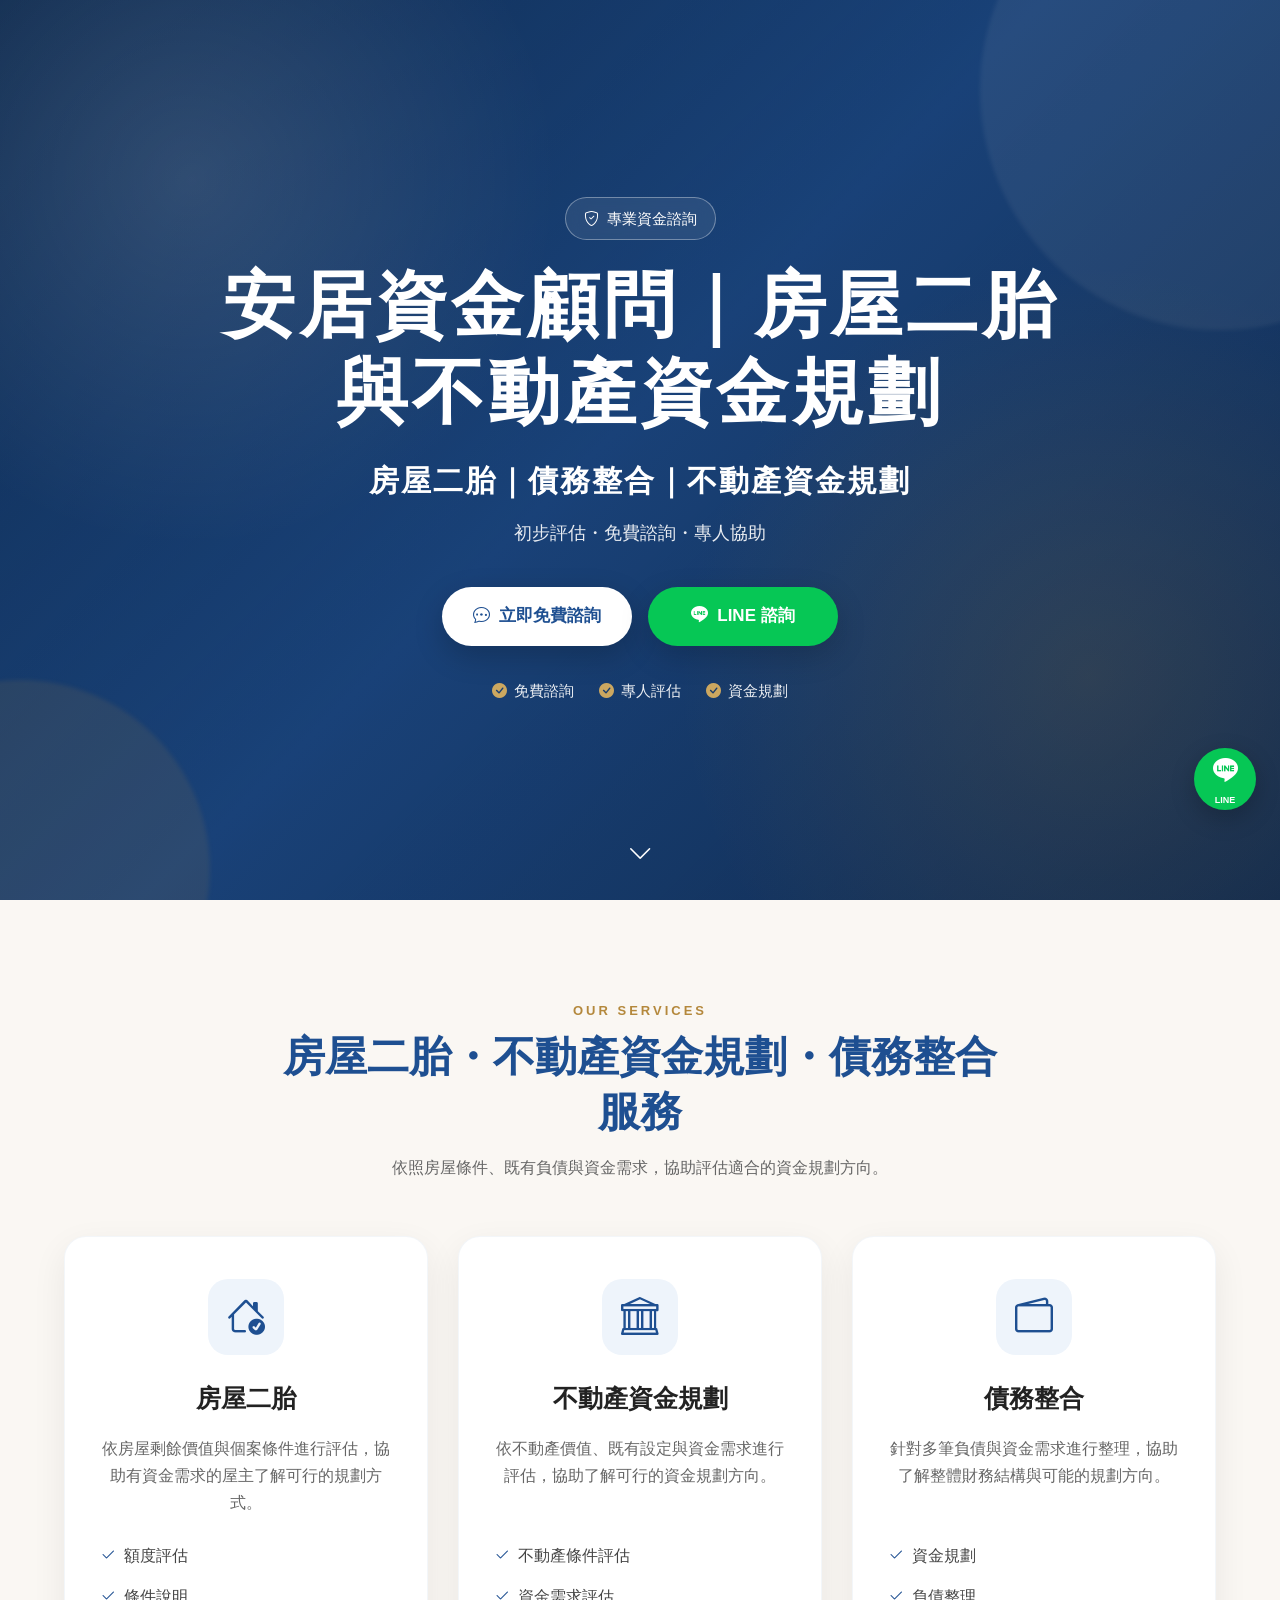
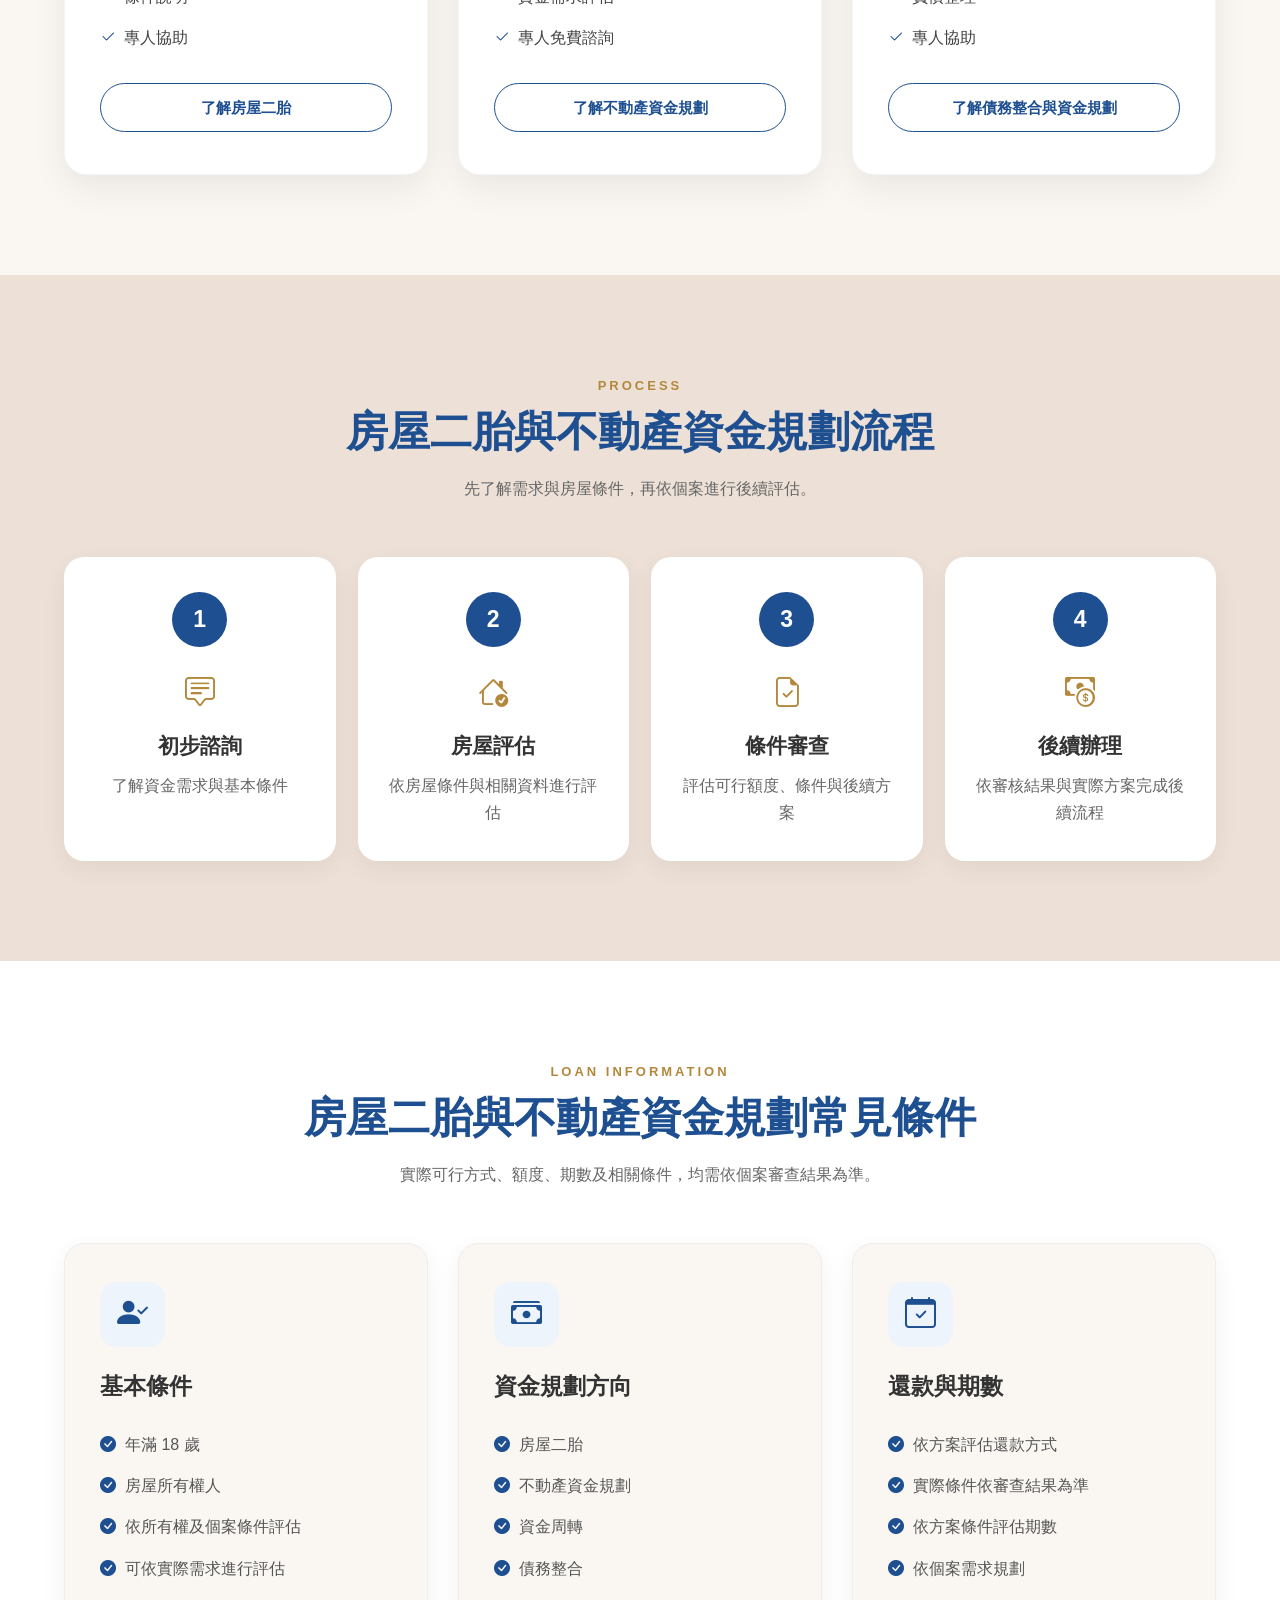
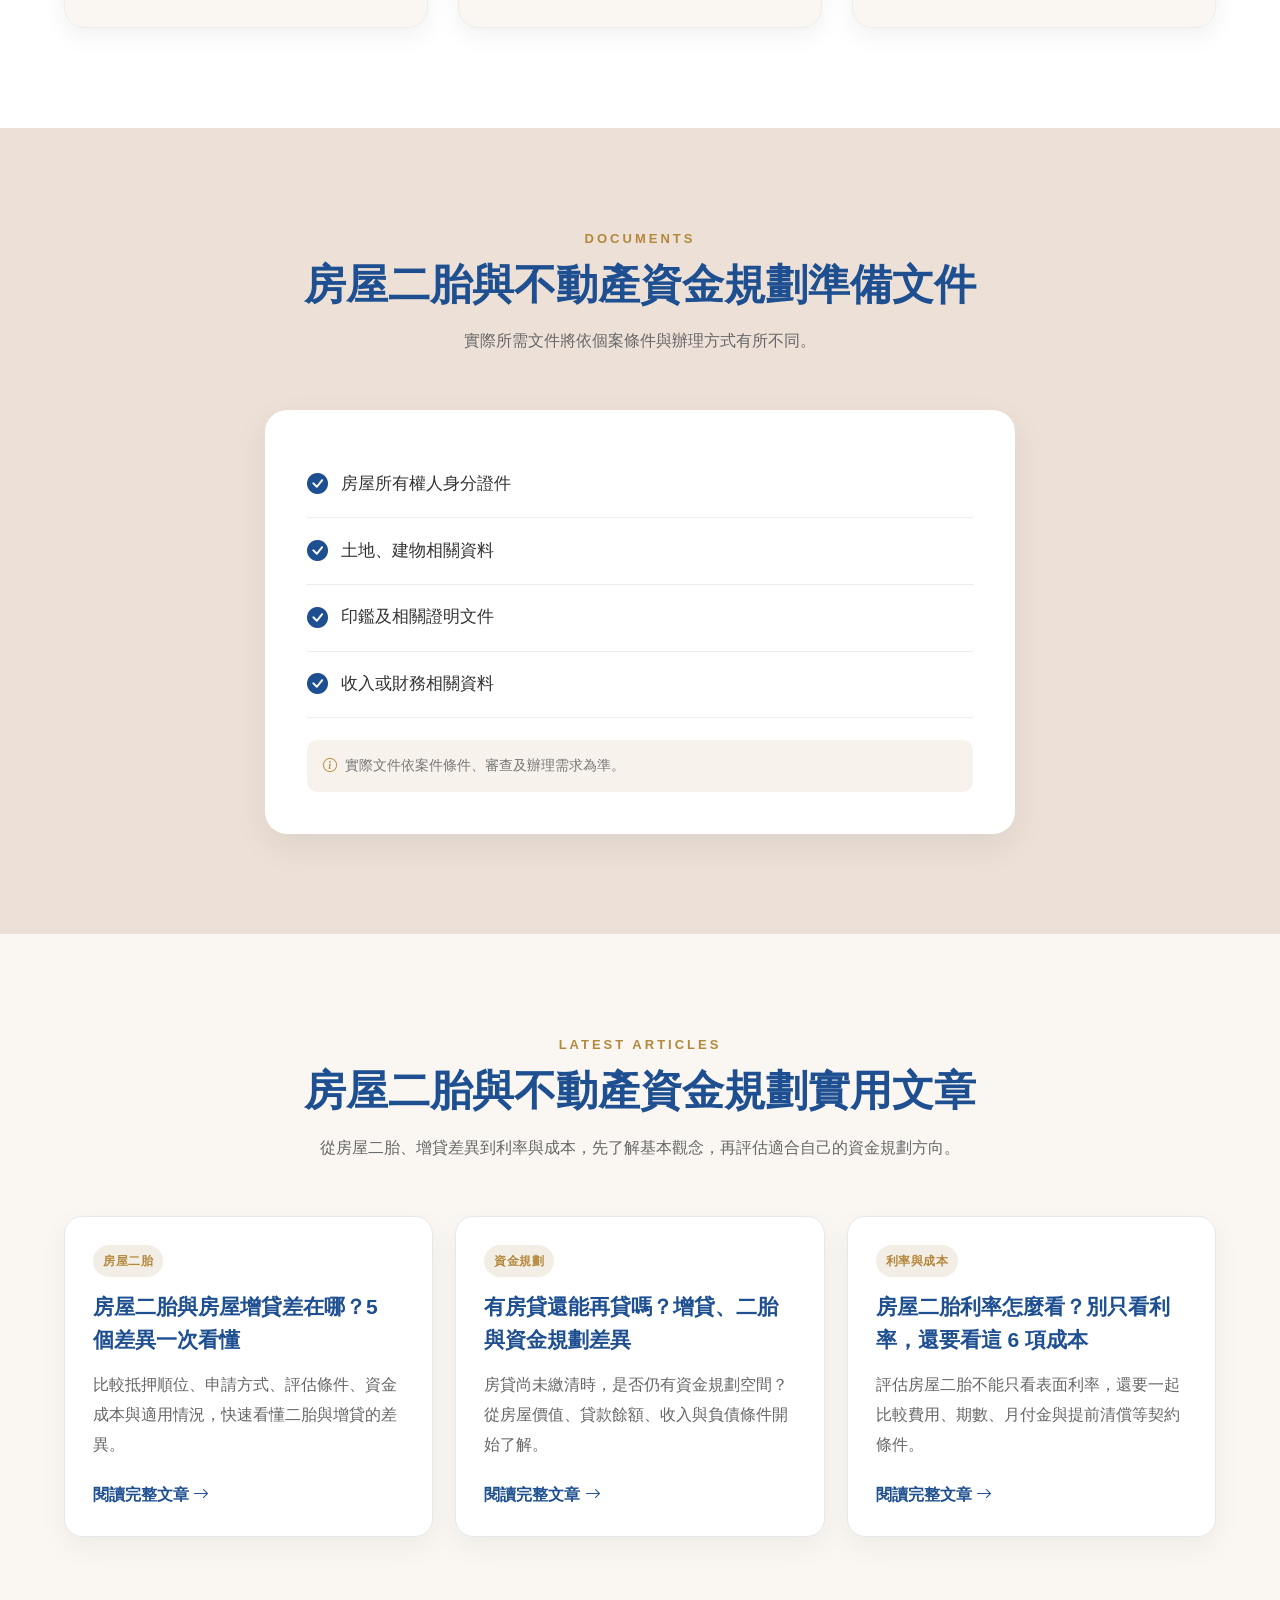
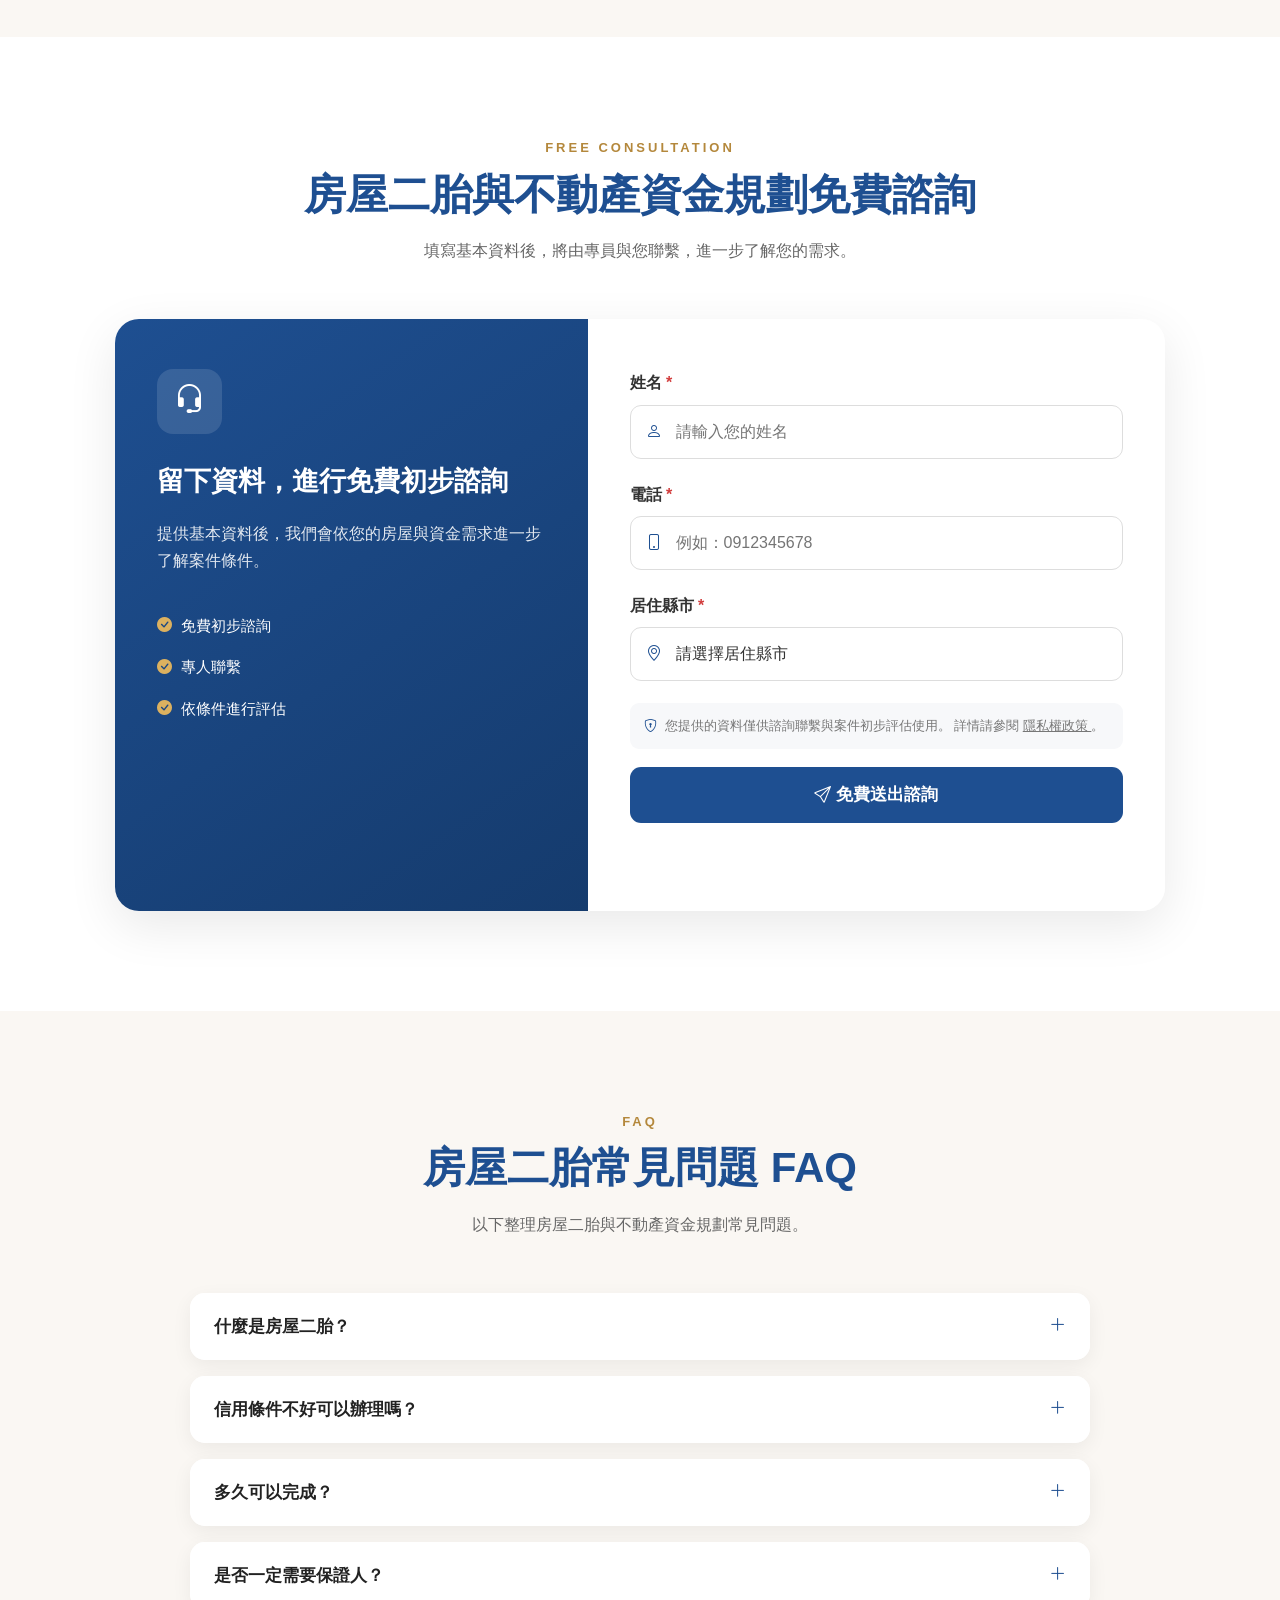
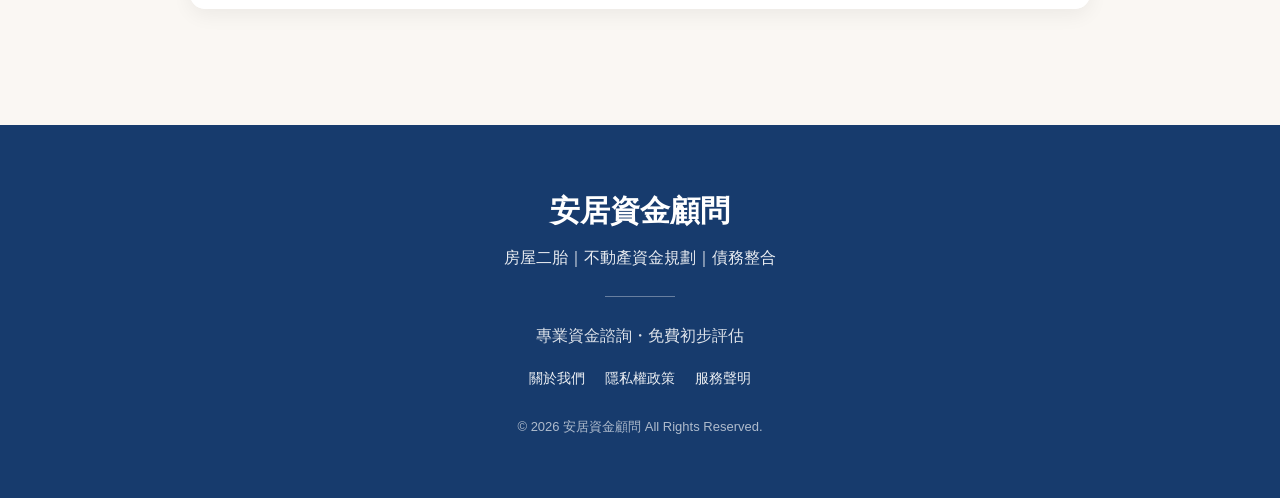
<file: index.html>
<!DOCTYPE html>
<html lang="zh-Hant-TW">

<head>

    <meta
        name="google-site-verification"
        content="9-xpxoJuJR5pTqrE5GqR6tviD3qSMCQh0trNlCEc-Qk"
    >

    <meta charset="UTF-8">

    <meta
        name="viewport"
        content="width=device-width, initial-scale=1.0"
    >

    <title>安居資金顧問｜房屋二胎・不動產資金規劃・債務整合</title>

    <meta
        name="description"
        content="安居資金顧問提供房屋二胎、不動產資金規劃與債務整合諮詢，依房屋價值、既有負債與個案條件評估可行方案，協助屋主了解適合的資金規劃方向。"
    >

    <meta
        name="robots"
        content="index, follow"
    >

    <!-- 正式主網址 -->
    <link
        rel="canonical"
        href="https://anju-finance-tw.web.app/"
    >

    <!-- Open Graph -->
    <meta
        property="og:type"
        content="website"
    >

    <meta
        property="og:title"
        content="安居資金顧問｜房屋二胎・不動產資金規劃・債務整合"
    >

    <meta
        property="og:description"
        content="安居資金顧問提供房屋二胎、不動產資金規劃與債務整合相關資訊與初步諮詢。"
    >

    <meta
        property="og:url"
        content="https://anju-finance-tw.web.app/"
    >

    <meta
        property="og:site_name"
        content="安居資金顧問"
    >

    <meta
        property="og:locale"
        content="zh_TW"
    >

    <!-- Bootstrap Icons -->
    <link
        rel="stylesheet"
        href="https://cdn.jsdelivr.net/npm/bootstrap-icons@1.11.3/font/bootstrap-icons.css"
    >

    <!-- Main CSS -->
    <link
        rel="stylesheet"
        href="style.css"
    >

    <!-- ================= 首頁新增：文章區塊與信任導覽樣式 ================= -->
    <style>

        .latest-articles {
            background: #faf7f3;
        }

        .article-grid {
            display: grid;
            grid-template-columns: repeat(3, 1fr);
            gap: 22px;
            margin-top: 36px;
        }

        .article-card {
            display: flex;
            flex-direction: column;
            min-height: 100%;
            padding: 28px;
            background: #fff;
            border: 1px solid #e4e8ed;
            border-radius: 18px;
            text-decoration: none;
            box-shadow: 0 10px 28px rgba(0,0,0,.05);
            transition:
                transform .25s ease,
                border-color .25s ease,
                box-shadow .25s ease;
        }

        .article-card:hover {
            transform: translateY(-4px);
            border-color: #1e4f91;
            box-shadow: 0 14px 34px rgba(0,0,0,.08);
        }

        .article-card-label {
            display: inline-block;
            width: fit-content;
            margin-bottom: 14px;
            padding: 6px 10px;
            border-radius: 999px;
            background: #f3eee5;
            color: #b4883c;
            font-size: 12px;
            font-weight: 800;
            letter-spacing: .5px;
        }

        .article-card h3 {
            margin: 0 0 14px;
            color: #1e4f91;
            font-size: 21px;
            line-height: 1.55;
        }

        .article-card p {
            margin: 0 0 22px;
            color: #666;
            line-height: 1.85;
        }

        .article-card-link {
            margin-top: auto;
            color: #1e4f91;
            font-weight: 800;
        }

        .site-trust-links {
            display: flex;
            justify-content: center;
            flex-wrap: wrap;
            gap: 12px 20px;
            margin: 18px 0 0;
        }

        .site-trust-links a {
            color: rgba(255,255,255,.92);
            text-decoration: none;
            font-size: 14px;
        }

        .site-trust-links a:hover {
            text-decoration: underline;
        }

        @media (max-width: 900px) {

            .article-grid {
                grid-template-columns: 1fr;
            }

        }

    </style>

    <!-- ================= WebSite Schema ================= -->
    <script type="application/ld+json">
    {
        "@context": "https://schema.org",
        "@type": "WebSite",
        "name": "安居資金顧問",
        "alternateName": "安居",
        "url": "https://anju-finance-tw.web.app/",
        "inLanguage": "zh-Hant-TW"
    }
    </script>

</head>


<body>


<!-- ================= HERO ================= -->

<header
    class="hero"
    id="home"
>

    <div class="hero-bg-shape shape-one"></div>

    <div class="hero-bg-shape shape-two"></div>


    <div class="overlay">


        <div class="hero-content">


            <div class="hero-badge">

                <i class="bi bi-shield-check"></i>

                專業資金諮詢

            </div>


            <h1>
                安居資金顧問｜房屋二胎與不動產資金規劃
            </h1>


            <p class="hero-main-text">
                房屋二胎｜債務整合｜不動產資金規劃
            </p>


            <p class="hero-sub-text">
                初步評估・免費諮詢・專人協助
            </p>


            <div class="hero-btn">


                <a
                    href="#contact"
                    class="btn-main"
                >

                    <i class="bi bi-chat-dots"></i>

                    立即免費諮詢

                </a>


                <a
                    href="https://lin.ee/9uCF5xJ"
                    class="btn-line"
                    target="_blank"
                    rel="noopener noreferrer"
                >

                    <i class="bi bi-line"></i>

                    LINE 諮詢

                </a>


            </div>


            <div class="hero-trust">


                <span>

                    <i class="bi bi-check-circle-fill"></i>

                    免費諮詢

                </span>


                <span>

                    <i class="bi bi-check-circle-fill"></i>

                    專人評估

                </span>


                <span>

                    <i class="bi bi-check-circle-fill"></i>

                    資金規劃

                </span>


            </div>


        </div>


        <a
            href="#service"
            class="scroll-down"
            aria-label="往下瀏覽"
        >

            <i class="bi bi-chevron-down"></i>

        </a>


    </div>


</header>



<!-- ================= 服務特色 ================= -->

<section
    class="service section-padding"
    id="service"
>


    <div class="container">


        <div class="section-heading reveal">


            <span class="section-label">
                OUR SERVICES
            </span>


            <h2>
                房屋二胎・不動產資金規劃・債務整合服務
            </h2>


            <p>
                依照房屋條件、既有負債與資金需求，協助評估適合的資金規劃方向。
            </p>


        </div>


        <div class="card-group">


            <article class="card reveal">


                <div class="icon-box">

                    <i class="bi bi-house-check"></i>

                </div>


                <h3>
                    房屋二胎
                </h3>


                <p class="card-description">
                    依房屋剩餘價值與個案條件進行評估，協助有資金需求的屋主了解可行的規劃方式。
                </p>


                <ul>


                    <li>

                        <i class="bi bi-check2"></i>

                        額度評估

                    </li>


                    <li>

                        <i class="bi bi-check2"></i>

                        條件說明

                    </li>


                    <li>

                        <i class="bi bi-check2"></i>

                        專人協助

                    </li>


                </ul>


                <a
                    href="house-second-mortgage.html"
                    class="service-link"
                >

                    了解房屋二胎

                </a>


            </article>



            <article class="card reveal reveal-delay-1">


                <div class="icon-box">

                    <i class="bi bi-bank"></i>

                </div>


                <h3>
                    不動產資金規劃
                </h3>


                <p class="card-description">
                    依不動產價值、既有設定與資金需求進行評估，協助了解可行的資金規劃方向。
                </p>


                <ul>


                    <li>

                        <i class="bi bi-check2"></i>

                        不動產條件評估

                    </li>


                    <li>

                        <i class="bi bi-check2"></i>

                        資金需求評估

                    </li>


                    <li>

                        <i class="bi bi-check2"></i>

                        專人免費諮詢

                    </li>


                </ul>


                <a
                    href="real-estate-loan.html"
                    class="service-link"
                >

                    了解不動產資金規劃

                </a>


            </article>



            <article class="card reveal reveal-delay-2">


                <div class="icon-box">

                    <i class="bi bi-wallet2"></i>

                </div>


                <h3>
                    債務整合
                </h3>


                <p class="card-description">
                    針對多筆負債與資金需求進行整理，協助了解整體財務結構與可能的規劃方向。
                </p>


                <ul>


                    <li>

                        <i class="bi bi-check2"></i>

                        資金規劃

                    </li>


                    <li>

                        <i class="bi bi-check2"></i>

                        負債整理

                    </li>


                    <li>

                        <i class="bi bi-check2"></i>

                        專人協助

                    </li>


                </ul>


                <a
                    href="fund-consolidation.html"
                    class="service-link"
                >

                    了解債務整合與資金規劃

                </a>


            </article>


        </div>


    </div>


</section>



<!-- ================= 流程 ================= -->

<section class="process section-padding">


    <div class="container">


        <div class="section-heading reveal">


            <span class="section-label">
                PROCESS
            </span>


            <h2>
                房屋二胎與不動產資金規劃流程
            </h2>


            <p>
                先了解需求與房屋條件，再依個案進行後續評估。
            </p>


        </div>


        <div class="step-group">


            <div class="step reveal">


                <div class="num">
                    1
                </div>


                <div class="step-icon">

                    <i class="bi bi-chat-square-text"></i>

                </div>


                <h3>
                    初步諮詢
                </h3>


                <p>
                    了解資金需求與基本條件
                </p>


            </div>



            <div class="step reveal reveal-delay-1">


                <div class="num">
                    2
                </div>


                <div class="step-icon">

                    <i class="bi bi-house-check"></i>

                </div>


                <h3>
                    房屋評估
                </h3>


                <p>
                    依房屋條件與相關資料進行評估
                </p>


            </div>



            <div class="step reveal reveal-delay-2">


                <div class="num">
                    3
                </div>


                <div class="step-icon">

                    <i class="bi bi-file-earmark-check"></i>

                </div>


                <h3>
                    條件審查
                </h3>


                <p>
                    評估可行額度、條件與後續方案
                </p>


            </div>



            <div class="step reveal reveal-delay-3">


                <div class="num">
                    4
                </div>


                <div class="step-icon">

                    <i class="bi bi-cash-coin"></i>

                </div>


                <h3>
                    後續辦理
                </h3>


                <p>
                    依審核結果與實際方案完成後續流程
                </p>


            </div>


        </div>


    </div>


</section>



<!-- ================= 借款資訊 ================= -->

<section class="loan-info section-padding">


    <div class="container">


        <div class="section-heading reveal">


            <span class="section-label">
                LOAN INFORMATION
            </span>


            <h2>
                房屋二胎與不動產資金規劃常見條件
            </h2>


            <p>
                實際可行方式、額度、期數及相關條件，均需依個案審查結果為準。
            </p>


        </div>


        <div class="loan-grid">


            <article class="loan-card reveal">


                <div class="loan-icon">

                    <i class="bi bi-person-check-fill"></i>

                </div>


                <h3>
                    基本條件
                </h3>


                <ul>


                    <li>

                        <i class="bi bi-check-circle-fill"></i>

                        年滿 18 歲

                    </li>


                    <li>

                        <i class="bi bi-check-circle-fill"></i>

                        房屋所有權人

                    </li>


                    <li>

                        <i class="bi bi-check-circle-fill"></i>

                        依所有權及個案條件評估

                    </li>


                    <li>

                        <i class="bi bi-check-circle-fill"></i>

                        可依實際需求進行評估

                    </li>


                </ul>


            </article>



            <article class="loan-card reveal reveal-delay-1">


                <div class="loan-icon">

                    <i class="bi bi-cash-stack"></i>

                </div>


                <h3>
                    資金規劃方向
                </h3>


                <ul>


                    <li>

                        <i class="bi bi-check-circle-fill"></i>

                        房屋二胎

                    </li>


                    <li>

                        <i class="bi bi-check-circle-fill"></i>

                        不動產資金規劃

                    </li>


                    <li>

                        <i class="bi bi-check-circle-fill"></i>

                        資金周轉

                    </li>


                    <li>

                        <i class="bi bi-check-circle-fill"></i>

                        債務整合

                    </li>


                </ul>


            </article>



            <article class="loan-card reveal reveal-delay-2">


                <div class="loan-icon">

                    <i class="bi bi-calendar-check"></i>

                </div>


                <h3>
                    還款與期數
                </h3>


                <ul>


                    <li>

                        <i class="bi bi-check-circle-fill"></i>

                        依方案評估還款方式

                    </li>


                    <li>

                        <i class="bi bi-check-circle-fill"></i>

                        實際條件依審查結果為準

                    </li>


                    <li>

                        <i class="bi bi-check-circle-fill"></i>

                        依方案條件評估期數

                    </li>


                    <li>

                        <i class="bi bi-check-circle-fill"></i>

                        依個案需求規劃

                    </li>


                </ul>


            </article>


        </div>


    </div>


</section>



<!-- ================= 準備文件 ================= -->

<section class="document section-padding">


    <div class="container">


        <div class="section-heading reveal">


            <span class="section-label">
                DOCUMENTS
            </span>


            <h2>
                房屋二胎與不動產資金規劃準備文件
            </h2>


            <p>
                實際所需文件將依個案條件與辦理方式有所不同。
            </p>


        </div>


        <div class="doc-box reveal">


            <div class="doc-item">

                <i class="bi bi-check-circle-fill"></i>

                <span>
                    房屋所有權人身分證件
                </span>

            </div>


            <div class="doc-item">

                <i class="bi bi-check-circle-fill"></i>

                <span>
                    土地、建物相關資料
                </span>

            </div>


            <div class="doc-item">

                <i class="bi bi-check-circle-fill"></i>

                <span>
                    印鑑及相關證明文件
                </span>

            </div>


            <div class="doc-item">

                <i class="bi bi-check-circle-fill"></i>

                <span>
                    收入或財務相關資料
                </span>

            </div>


            <div class="doc-note">

                <i class="bi bi-info-circle"></i>

                實際文件依案件條件、審查及辦理需求為準。

            </div>


        </div>


    </div>


</section>



<!-- ================= 最新文章 ================= -->

<section
    class="latest-articles section-padding"
    id="articles"
>


    <div class="container">


        <div class="section-heading reveal">


            <span class="section-label">
                LATEST ARTICLES
            </span>


            <h2>
                房屋二胎與不動產資金規劃實用文章
            </h2>


            <p>
                從房屋二胎、增貸差異到利率與成本，先了解基本觀念，再評估適合自己的資金規劃方向。
            </p>


        </div>


        <div class="article-grid">


            <a
                href="second-mortgage-vs-home-equity-loan.html"
                class="article-card reveal"
            >


                <span class="article-card-label">
                    房屋二胎
                </span>


                <h3>
                    房屋二胎與房屋增貸差在哪？5 個差異一次看懂
                </h3>


                <p>
                    比較抵押順位、申請方式、評估條件、資金成本與適用情況，快速看懂二胎與增貸的差異。
                </p>


                <span class="article-card-link">

                    閱讀完整文章

                    <i class="bi bi-arrow-right"></i>

                </span>


            </a>



            <a
                href="can-i-borrow-again-with-mortgage.html"
                class="article-card reveal reveal-delay-1"
            >


                <span class="article-card-label">
                    資金規劃
                </span>


                <h3>
                    有房貸還能再貸嗎？增貸、二胎與資金規劃差異
                </h3>


                <p>
                    房貸尚未繳清時，是否仍有資金規劃空間？從房屋價值、貸款餘額、收入與負債條件開始了解。
                </p>


                <span class="article-card-link">

                    閱讀完整文章

                    <i class="bi bi-arrow-right"></i>

                </span>


            </a>



            <a
                href="second-mortgage-interest-rate-costs.html"
                class="article-card reveal reveal-delay-2"
            >


                <span class="article-card-label">
                    利率與成本
                </span>


                <h3>
                    房屋二胎利率怎麼看？別只看利率，還要看這 6 項成本
                </h3>


                <p>
                    評估房屋二胎不能只看表面利率，還要一起比較費用、期數、月付金與提前清償等契約條件。
                </p>


                <span class="article-card-link">

                    閱讀完整文章

                    <i class="bi bi-arrow-right"></i>

                </span>


            </a>


        </div>


    </div>


</section>



<!-- ================= 免費諮詢 ================= -->

<section
    class="contact section-padding"
    id="contact"
>


    <div class="container">


        <div class="section-heading reveal">


            <span class="section-label">
                FREE CONSULTATION
            </span>


            <h2>
                房屋二胎與不動產資金規劃免費諮詢
            </h2>


            <p>
                填寫基本資料後，將由專員與您聯繫，進一步了解您的需求。
            </p>


        </div>



        <div class="contact-wrapper reveal">


            <div class="contact-intro">


                <div class="contact-intro-icon">

                    <i class="bi bi-headset"></i>

                </div>


                <h3>
                    留下資料，進行免費初步諮詢
                </h3>


                <p>
                    提供基本資料後，我們會依您的房屋與資金需求進一步了解案件條件。
                </p>


                <div class="contact-points">


                    <div>

                        <i class="bi bi-check-circle-fill"></i>

                        免費初步諮詢

                    </div>


                    <div>

                        <i class="bi bi-check-circle-fill"></i>

                        專人聯繫

                    </div>


                    <div>

                        <i class="bi bi-check-circle-fill"></i>

                        依條件進行評估

                    </div>


                </div>


            </div>



            <div class="form-area">


                <form
                    class="contact-form"
                    id="contactForm"
                    action="https://docs.google.com/forms/u/0/d/e/1FAIpQLSfb25aXBMZCz48LE0r_IVxbjYgglAGuU0UCQP7Yd_a4fygP_A/formResponse"
                    method="POST"
                    target="googleFormFrame"
                    autocomplete="on"
                >


                    <div class="form-group">


                        <label for="name">

                            姓名

                            <span>*</span>

                        </label>


                        <div class="input-wrap">


                            <i class="bi bi-person"></i>


                            <input
                                type="text"
                                id="name"
                                name="entry.1581689935"
                                placeholder="請輸入您的姓名"
                                autocomplete="name"
                                required
                            >


                        </div>


                    </div>



                    <div class="form-group">


                        <label for="phone">

                            電話

                            <span>*</span>

                        </label>


                        <div class="input-wrap">


                            <i class="bi bi-phone"></i>


                            <input
                                type="tel"
                                id="phone"
                                name="entry.17964318"
                                placeholder="例如：0912345678"
                                autocomplete="tel"
                                inputmode="numeric"
                                maxlength="10"
                                required
                            >


                        </div>


                    </div>



                    <div class="form-group">


                        <label for="city">

                            居住縣市

                            <span>*</span>

                        </label>


                        <div class="input-wrap select-wrap">


                            <i class="bi bi-geo-alt"></i>


                            <select
                                id="city"
                                name="entry.1045215770"
                                required
                            >


                                <option
                                    value=""
                                    selected
                                    disabled
                                >
                                    請選擇居住縣市
                                </option>


                                <option value="基隆市">基隆市</option>

                                <option value="台北市">台北市</option>

                                <option value="新北市">新北市</option>

                                <option value="桃園市">桃園市</option>

                                <option value="新竹市">新竹市</option>

                                <option value="新竹縣">新竹縣</option>

                                <option value="苗栗縣">苗栗縣</option>

                                <option value="台中市">台中市</option>

                                <option value="彰化縣">彰化縣</option>

                                <option value="南投縣">南投縣</option>

                                <option value="雲林縣">雲林縣</option>

                                <option value="嘉義市">嘉義市</option>

                                <option value="嘉義縣">嘉義縣</option>

                                <option value="台南市">台南市</option>

                                <option value="高雄市">高雄市</option>

                                <option value="屏東縣">屏東縣</option>

                                <option value="宜蘭縣">宜蘭縣</option>

                                <option value="花蓮縣">花蓮縣</option>

                                <option value="台東縣">台東縣</option>

                                <option value="澎湖縣">澎湖縣</option>

                                <option value="金門縣">金門縣</option>

                                <option value="連江縣">連江縣</option>


                            </select>


                        </div>


                    </div>



                    <div class="privacy-note">


                        <i class="bi bi-shield-lock"></i>


                        <span>

                            您提供的資料僅供諮詢聯繫與案件初步評估使用。

                            詳情請參閱

                            <a href="privacy.html">
                                隱私權政策
                            </a>。

                        </span>


                    </div>



                    <button
                        type="submit"
                        class="submit-btn"
                        id="submitBtn"
                    >


                        <span class="btn-text">

                            <i class="bi bi-send"></i>

                            免費送出諮詢

                        </span>


                        <span class="btn-loading">

                            <i class="bi bi-arrow-repeat"></i>

                            資料送出中...

                        </span>


                    </button>


                    <p
                        class="form-message"
                        id="formMessage"
                    ></p>


                </form>


            </div>


        </div>


    </div>


</section>



<!-- Google Form 隱藏接收框架 -->

<iframe
    name="googleFormFrame"
    id="googleFormFrame"
    class="hidden-frame"
    title="Google Form"
></iframe>



<!-- ================= FAQ ================= -->

<section class="faq section-padding">


    <div class="container">


        <div class="section-heading reveal">


            <span class="section-label">
                FAQ
            </span>


            <h2>
                房屋二胎常見問題 FAQ
            </h2>


            <p>
                以下整理房屋二胎與不動產資金規劃常見問題。
            </p>


        </div>



        <div class="accordion">


            <div class="faq-item reveal">


                <button
                    type="button"
                    class="faq-title"
                    aria-expanded="false"
                >


                    <span>
                        什麼是房屋二胎？
                    </span>


                    <i class="bi bi-plus-lg"></i>


                </button>


                <div class="faq-content">


                    <p>
                        房屋二胎通常是指房屋已有第一順位抵押權設定後，
                        再依房屋剩餘價值、既有債務及個案條件進行第二順位資金規劃。
                        實際可否辦理與相關條件仍需依審查結果為準。
                    </p>


                </div>


            </div>



            <div class="faq-item reveal">


                <button
                    type="button"
                    class="faq-title"
                    aria-expanded="false"
                >


                    <span>
                        信用條件不好可以辦理嗎？
                    </span>


                    <i class="bi bi-plus-lg"></i>


                </button>


                <div class="faq-content">


                    <p>
                        是否可以辦理需依個案條件評估，
                        包含房屋價值、既有負債、收入狀況及整體案件條件等，
                        建議先提供基本資料進行初步諮詢。
                    </p>


                </div>


            </div>



            <div class="faq-item reveal">


                <button
                    type="button"
                    class="faq-title"
                    aria-expanded="false"
                >


                    <span>
                        多久可以完成？
                    </span>


                    <i class="bi bi-plus-lg"></i>


                </button>


                <div class="faq-content">


                    <p>
                        實際辦理時間會依案件條件、文件完整度、
                        審查方式及後續流程有所不同，
                        無法保證固定工作天數。
                    </p>


                </div>


            </div>



            <div class="faq-item reveal">


                <button
                    type="button"
                    class="faq-title"
                    aria-expanded="false"
                >


                    <span>
                        是否一定需要保證人？
                    </span>


                    <i class="bi bi-plus-lg"></i>


                </button>


                <div class="faq-content">


                    <p>
                        是否需要保證人需依個案條件與實際審核結果而定，
                        並非所有案件皆採相同方式，
                        建議先提供基本資料進行評估。
                    </p>


                </div>


            </div>


        </div>


    </div>


</section>



<!-- ================= LINE FLOAT ================= -->

<a
    href="https://lin.ee/9uCF5xJ"
    class="line-float"
    target="_blank"
    rel="noopener noreferrer"
    aria-label="LINE 諮詢"
>

    <i class="bi bi-line"></i>

    <span>
        LINE
    </span>

</a>



<!-- ================= TOP BUTTON ================= -->

<button
    type="button"
    id="topBtn"
    aria-label="回到頂端"
>

    <i class="bi bi-arrow-up"></i>

</button>



<!-- ================= FOOTER ================= -->

<footer>


    <div class="container">


        <div class="footer-logo">
            安居資金顧問
        </div>


        <p class="footer-service">
            房屋二胎｜不動產資金規劃｜債務整合
        </p>


        <div class="footer-divider"></div>


        <p class="footer-contact">
            專業資金諮詢・免費初步評估
        </p>


        <nav
            class="site-trust-links"
            aria-label="網站資訊"
        >

            <a href="about.html">
                關於我們
            </a>

            <a href="privacy.html">
                隱私權政策
            </a>

            <a href="disclaimer.html">
                服務聲明
            </a>

        </nav>


        <p class="copyright">
            © 2026 安居資金顧問 All Rights Reserved.
        </p>


    </div>


</footer>



<script src="script.js"></script>


</body>

</html>
</file>
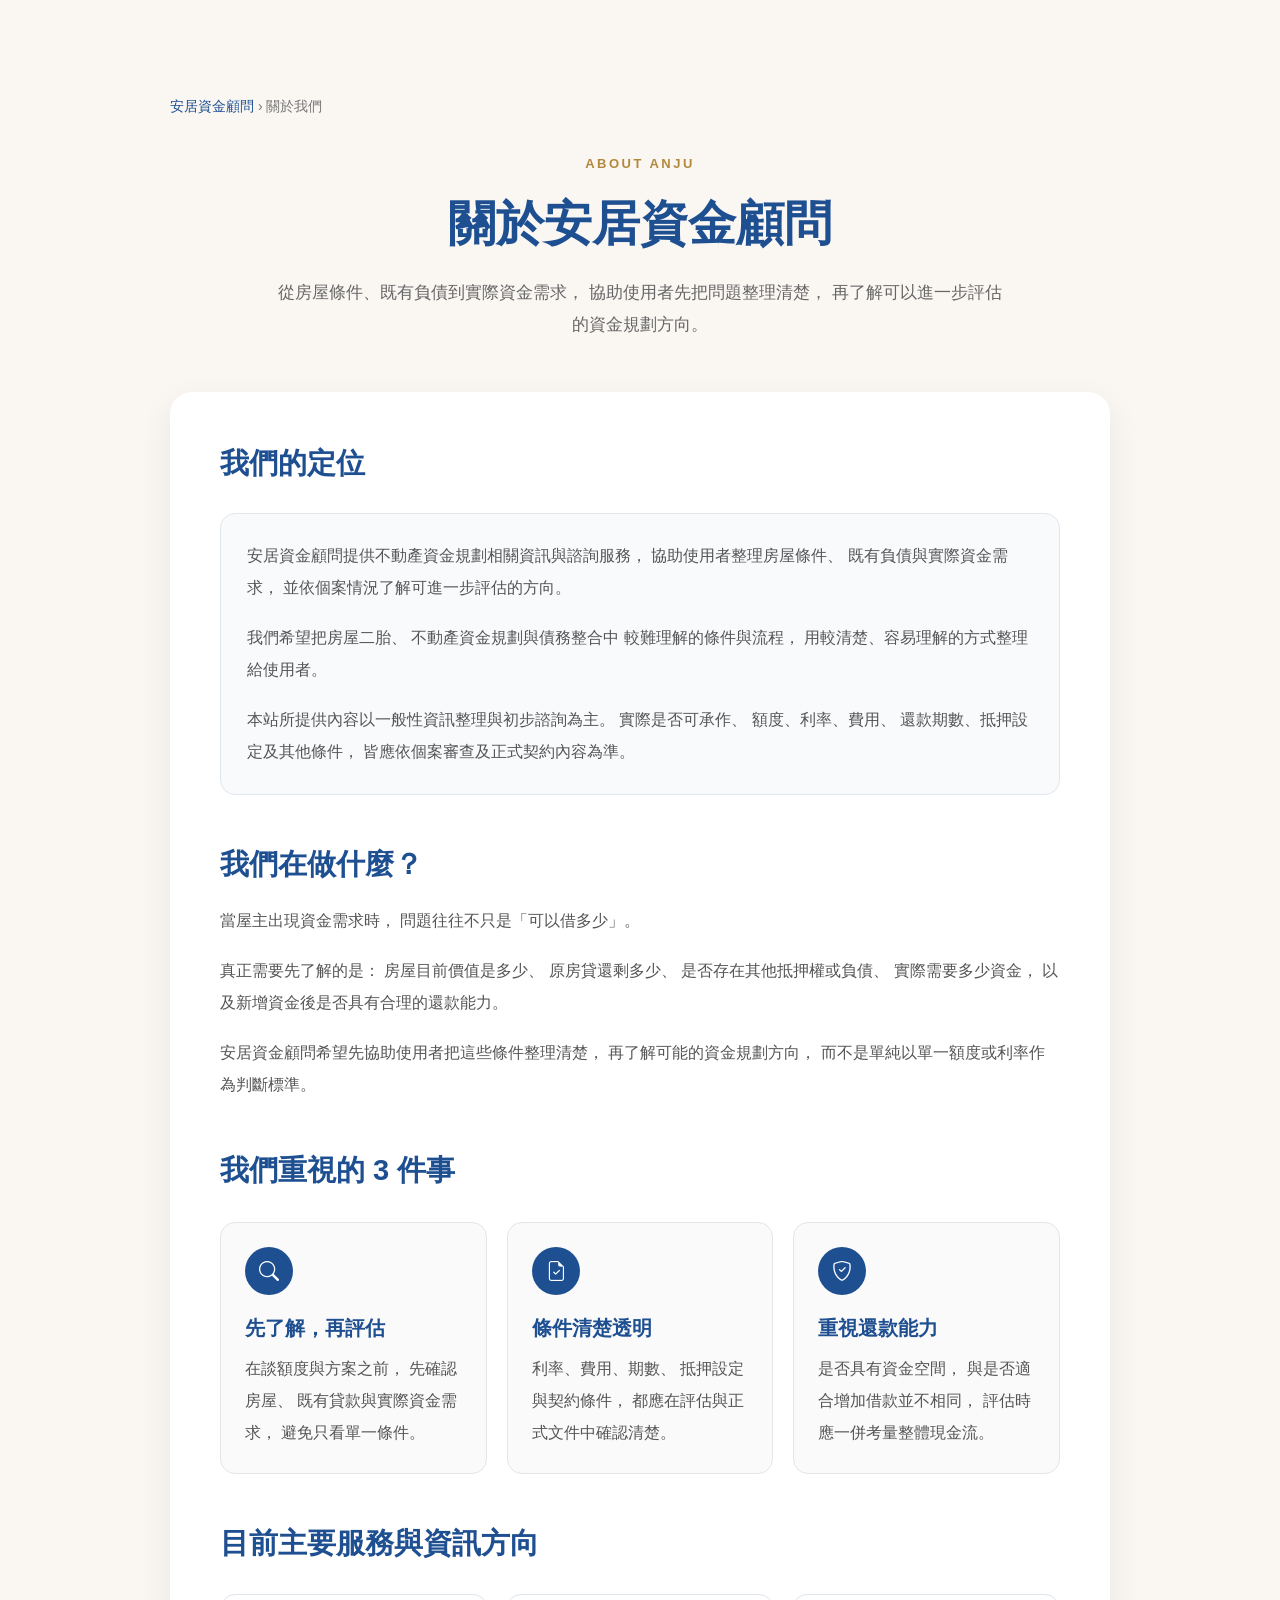
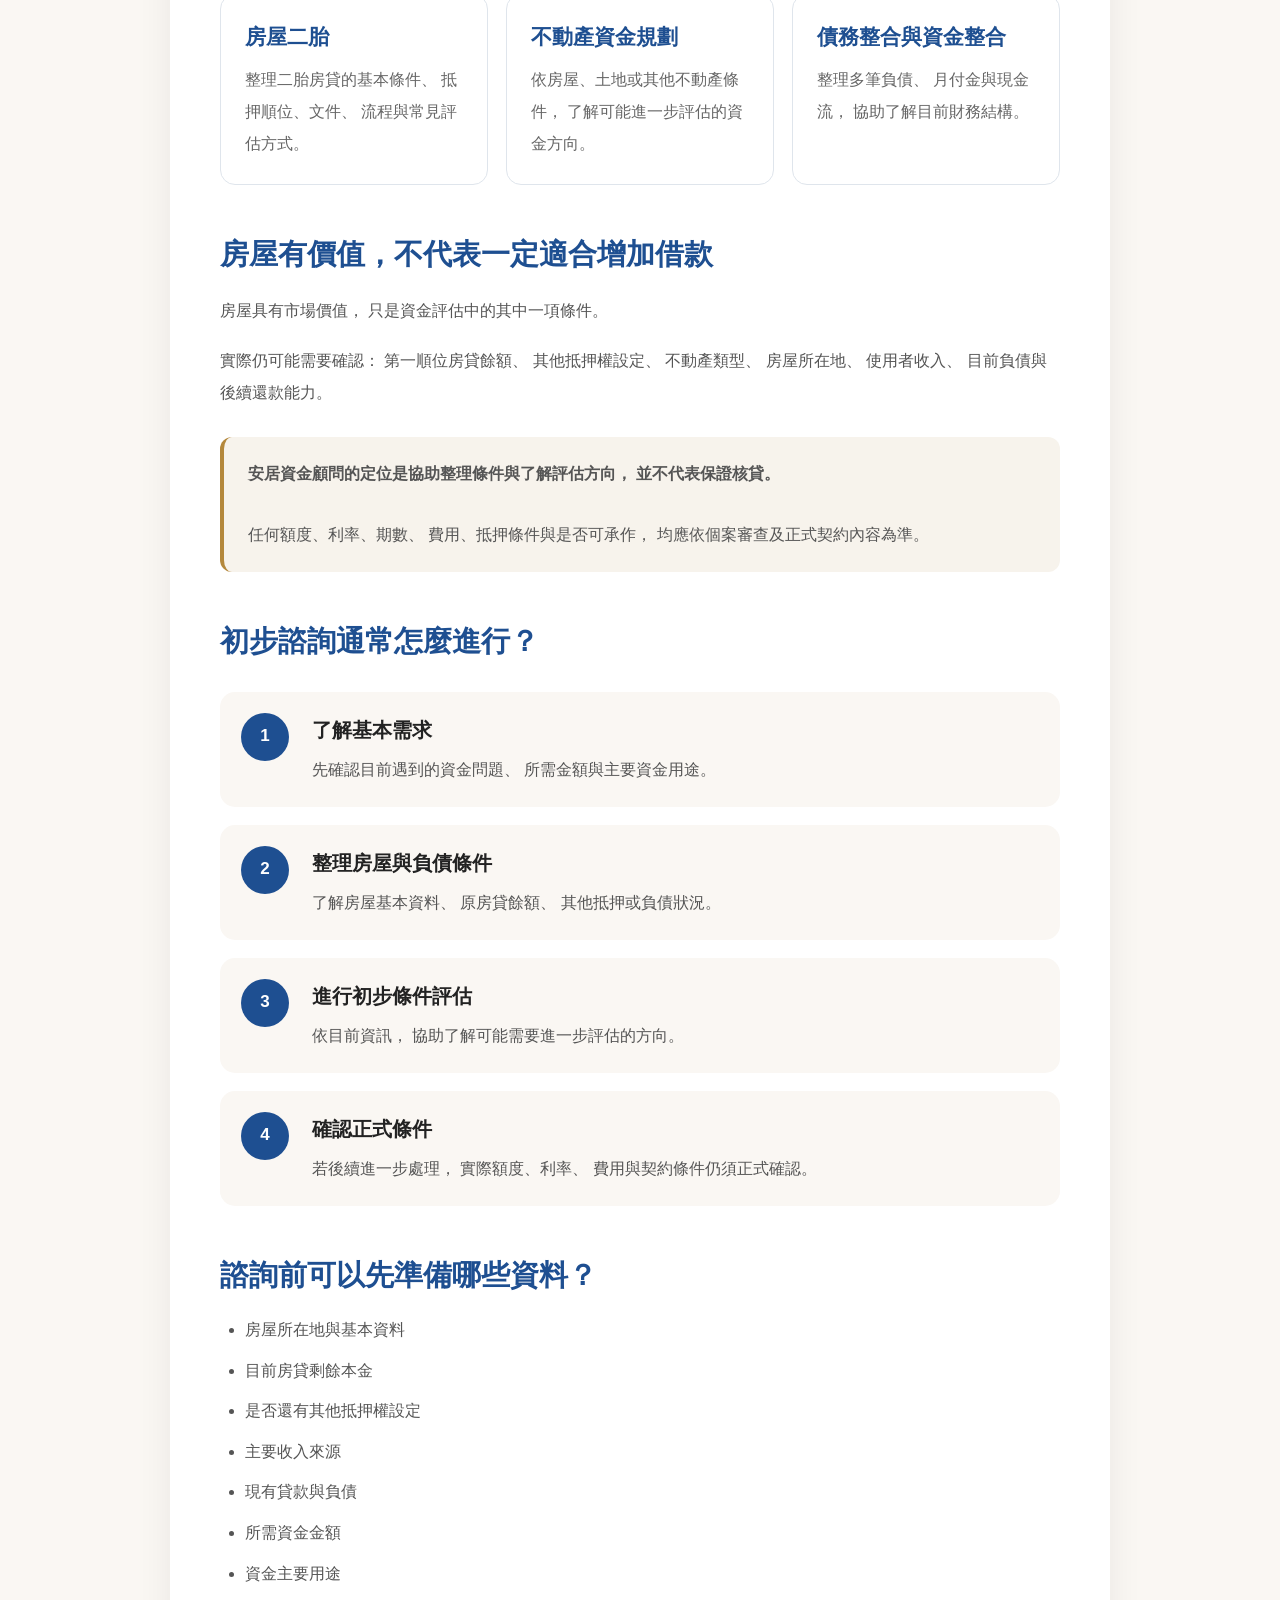
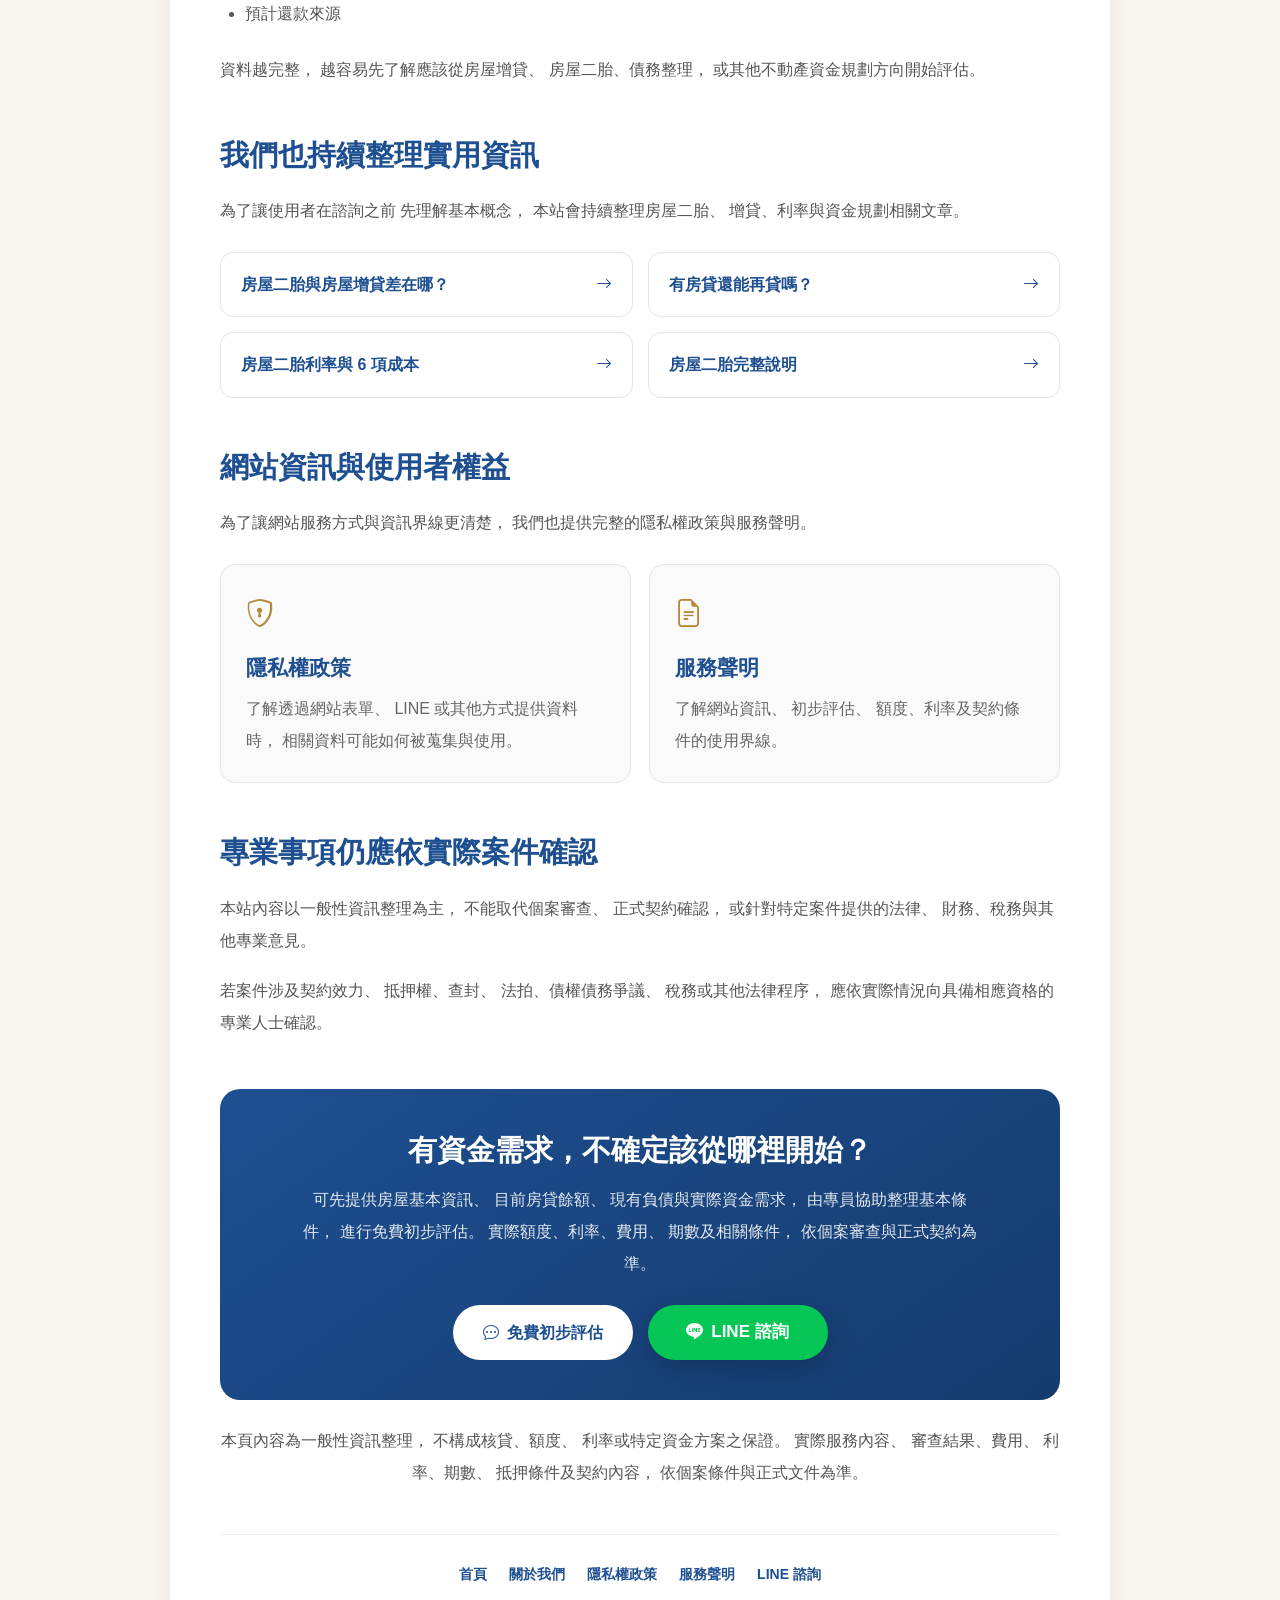
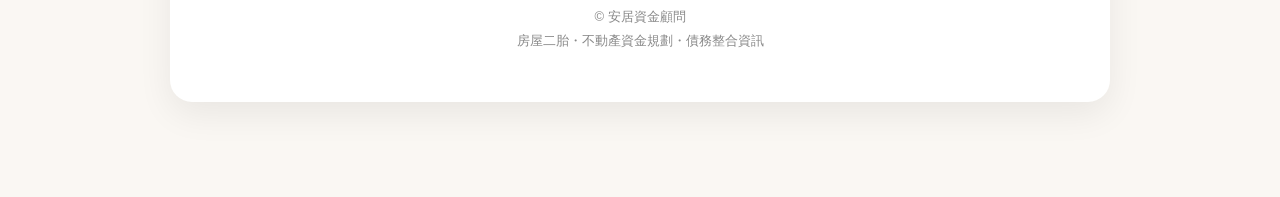
<file: about.html>
<!DOCTYPE html>
<html lang="zh-Hant-TW">

<head>

    <meta charset="UTF-8">

    <meta
        name="viewport"
        content="width=device-width, initial-scale=1.0"
    >

    <title>關於安居資金顧問｜房屋二胎・不動產資金規劃・債務整合</title>

    <meta
        name="description"
        content="了解安居資金顧問的服務定位與理念。我們提供房屋二胎、不動產資金規劃、債務整合相關資訊與初步條件評估，協助屋主釐清房屋條件、既有負債與實際資金需求。"
    >

    <meta
        name="robots"
        content="index, follow"
    >

    <link
        rel="canonical"
        href="https://anju-finance-tw.web.app/about.html"
    >


    <!-- Open Graph -->

    <meta
        property="og:type"
        content="website"
    >

    <meta
        property="og:title"
        content="關於安居資金顧問"
    >

    <meta
        property="og:description"
        content="安居資金顧問提供房屋二胎、不動產資金規劃與債務整合相關資訊及初步條件評估。"
    >

    <meta
        property="og:url"
        content="https://anju-finance-tw.web.app/about.html"
    >

    <meta
        property="og:site_name"
        content="安居資金顧問"
    >

    <meta
        property="og:locale"
        content="zh_TW"
    >


    <!-- Icons -->

    <link
        rel="stylesheet"
        href="https://cdn.jsdelivr.net/npm/bootstrap-icons@1.11.3/font/bootstrap-icons.css"
    >


    <!-- Main CSS -->

    <link
        rel="stylesheet"
        href="style.css"
    >


    <style>

        .page-wrap {
            padding: 95px 20px;
            background: #faf7f3;
        }

        .page-container {
            max-width: 940px;
            margin: 0 auto;
        }

        .breadcrumb {
            margin-bottom: 30px;
            color: #777;
            font-size: 14px;
        }

        .breadcrumb a {
            color: #1e4f91;
            text-decoration: none;
        }

        .breadcrumb a:hover {
            text-decoration: underline;
        }

        .page-header {
            text-align: center;
            margin-bottom: 50px;
        }

        .page-label {
            display: inline-block;
            margin-bottom: 15px;
            color: #b4883c;
            font-size: 13px;
            font-weight: 800;
            letter-spacing: 2.5px;
        }

        .page-header h1 {
            max-width: 850px;
            margin: 0 auto 20px;

            color: #1e4f91;

            font-size: clamp(34px, 5vw, 48px);
            line-height: 1.4;
            font-weight: 800;
        }

        .page-header p {
            max-width: 740px;
            margin: 0 auto;

            color: #666;

            line-height: 1.9;
            font-size: 17px;
        }

        .content-card {
            background: #fff;

            padding: 50px;

            border-radius: 22px;

            box-shadow:
                0 12px 35px rgba(0,0,0,.07);
        }

        .content-card h2 {
            margin-top: 48px;
            margin-bottom: 18px;

            color: #1e4f91;

            font-size: 29px;
            line-height: 1.5;
        }

        .content-card h2:first-child {
            margin-top: 0;
        }

        .content-card h3 {
            margin-top: 24px;
            margin-bottom: 10px;

            color: #222;

            font-size: 21px;
        }

        .content-card p {
            margin-bottom: 18px;

            color: #555;

            line-height: 2;
            font-size: 16px;
        }

        .content-card ul {
            padding-left: 25px;
            margin-bottom: 25px;
        }

        .content-card li {
            margin-bottom: 11px;

            color: #555;

            line-height: 1.85;
        }


        /* Intro */

        .intro-box {
            margin: 28px 0;
            padding: 26px;

            border: 1px solid #e2e7ed;
            border-radius: 15px;

            background: #f8fafc;
        }

        .intro-box p:last-child {
            margin-bottom: 0;
        }


        /* Principles */

        .principle-grid {
            display: grid;
            grid-template-columns: repeat(3, 1fr);
            gap: 20px;

            margin: 30px 0;
        }

        .principle-card {
            padding: 24px;

            border: 1px solid #e5e5e5;
            border-radius: 15px;

            background: #fafafa;
        }

        .principle-icon {
            width: 48px;
            height: 48px;

            display: flex;
            align-items: center;
            justify-content: center;

            margin-bottom: 16px;

            border-radius: 50%;

            background: #1e4f91;
            color: #fff;

            font-size: 20px;
        }

        .principle-card h3 {
            margin: 0 0 8px;

            color: #1e4f91;

            font-size: 20px;
        }

        .principle-card p {
            margin-bottom: 0;
        }


        /* Services */

        .service-grid {
            display: grid;
            grid-template-columns: repeat(3, 1fr);
            gap: 18px;

            margin: 28px 0;
        }

        .service-card {
            display: block;

            padding: 24px;

            border: 1px solid #dfe5ec;
            border-radius: 15px;

            background: #fff;

            text-decoration: none;

            transition:
                transform .25s ease,
                border-color .25s ease,
                box-shadow .25s ease;
        }

        .service-card:hover {
            transform: translateY(-3px);

            border-color: #1e4f91;

            box-shadow:
                0 10px 25px rgba(0,0,0,.06);
        }

        .service-card h3 {
            margin-top: 0;

            color: #1e4f91;
        }

        .service-card p {
            margin-bottom: 0;

            color: #666;
        }


        /* Notice */

        .notice-box {
            margin: 28px 0;
            padding: 22px 24px;

            border-left: 4px solid #b4883c;
            border-radius: 12px;

            background: #f7f3ec;

            color: #555;
            line-height: 1.9;
        }


        /* Process */

        .process-list {
            display: grid;
            gap: 18px;

            margin: 28px 0;
        }

        .process-item {
            display: grid;
            grid-template-columns: 54px 1fr;
            gap: 17px;

            padding: 21px;

            background: #faf7f3;

            border-radius: 15px;
        }

        .process-number {
            width: 48px;
            height: 48px;

            display: flex;
            align-items: center;
            justify-content: center;

            border-radius: 50%;

            background: #1e4f91;
            color: #fff;

            font-size: 17px;
            font-weight: 800;
        }

        .process-item h3 {
            margin: 0 0 7px;

            font-size: 20px;
        }

        .process-item p {
            margin: 0;
        }


        /* Articles */

        .article-links {
            display: grid;
            grid-template-columns: 1fr 1fr;
            gap: 15px;

            margin-top: 25px;
        }

        .article-link {
            display: flex;
            align-items: center;
            justify-content: space-between;
            gap: 15px;

            padding: 18px 20px;

            border: 1px solid #dfe5ec;
            border-radius: 13px;

            background: #fff;

            color: #1e4f91;

            text-decoration: none;
            font-weight: 700;

            transition:
                background .25s ease,
                border-color .25s ease,
                transform .25s ease;
        }

        .article-link:hover {
            background: #f4f7fb;
            border-color: #1e4f91;
            transform: translateY(-2px);
        }


        /* Trust Links */

        .trust-grid {
            display: grid;
            grid-template-columns: 1fr 1fr;
            gap: 18px;

            margin-top: 25px;
        }

        .trust-card {
            display: block;

            padding: 25px;

            border: 1px solid #e1e5ea;
            border-radius: 15px;

            background: #fafafa;

            text-decoration: none;
        }

        .trust-card i {
            display: block;

            margin-bottom: 12px;

            color: #b4883c;

            font-size: 28px;
        }

        .trust-card h3 {
            margin: 0 0 8px;

            color: #1e4f91;
        }

        .trust-card p {
            margin-bottom: 0;

            color: #666;
        }


        /* CTA */

        .page-cta {
            margin-top: 50px;
            padding: 40px 28px;

            border-radius: 20px;

            text-align: center;

            background:
                linear-gradient(
                    145deg,
                    #1e4f91,
                    #153b6d
                );

            color: #fff;
        }

        .page-cta h2 {
            margin-top: 0;
            margin-bottom: 12px;

            color: #fff;
        }

        .page-cta p {
            max-width: 680px;
            margin: 0 auto;

            color: rgba(255,255,255,.88);
        }

        .cta-buttons {
            display: flex;
            justify-content: center;
            flex-wrap: wrap;

            gap: 15px;

            margin-top: 25px;
        }

        .cta-buttons a {
            display: inline-flex;
            align-items: center;
            justify-content: center;
            gap: 8px;

            min-width: 180px;

            padding: 13px 24px;

            border-radius: 999px;

            text-decoration: none;
            font-weight: 700;

            transition: transform .25s ease;
        }

        .cta-buttons a:hover {
            transform: translateY(-2px);
        }

        .btn-home {
            background: #fff;
            color: #1e4f91;
        }

        .btn-line {
            background: #06c755;
            color: #fff;
        }


        /* Disclaimer */

        .disclaimer-text {
            margin-top: 25px;

            color: #777;

            font-size: 13px;
            line-height: 1.8;
            text-align: center;
        }


        /* Footer */

        .footer-nav {
            margin-top: 45px;
            padding-top: 28px;

            border-top: 1px solid #eee;

            text-align: center;
        }

        .footer-nav-links {
            display: flex;
            flex-wrap: wrap;
            justify-content: center;

            gap: 12px 22px;

            margin-bottom: 18px;
        }

        .footer-nav-links a {
            color: #1e4f91;

            text-decoration: none;

            font-size: 14px;
            font-weight: 700;
        }

        .footer-nav-links a:hover {
            text-decoration: underline;
        }

        .footer-note {
            color: #888;

            font-size: 13px;
            line-height: 1.8;
        }


        @media (max-width: 768px) {

            .page-wrap {
                padding: 70px 15px;
            }

            .content-card {
                padding: 28px 22px;
            }

            .page-header h1 {
                font-size: 31px;
            }

            .page-header p {
                font-size: 16px;
            }

            .content-card h2 {
                font-size: 24px;
            }

            .principle-grid,
            .service-grid,
            .article-links,
            .trust-grid {
                grid-template-columns: 1fr;
            }

            .process-item {
                grid-template-columns: 44px 1fr;

                padding: 18px;
            }

            .process-number {
                width: 42px;
                height: 42px;

                font-size: 15px;
            }

            .page-cta {
                padding: 32px 20px;
            }

            .cta-buttons {
                flex-direction: column;
            }

            .cta-buttons a {
                width: 100%;
            }

            .footer-nav-links {
                flex-direction: column;
                gap: 12px;
            }

        }

    </style>


    <!-- AboutPage Schema -->

    <script type="application/ld+json">
    {
        "@context": "https://schema.org",
        "@type": "AboutPage",
        "name": "關於安居資金顧問",
        "description": "安居資金顧問提供房屋二胎、不動產資金規劃與債務整合相關資訊與初步條件評估。",
        "url": "https://anju-finance-tw.web.app/about.html",
        "inLanguage": "zh-Hant-TW",
        "isPartOf": {
            "@type": "WebSite",
            "name": "安居資金顧問",
            "url": "https://anju-finance-tw.web.app/"
        }
    }
    </script>

</head>


<body>


    <main class="page-wrap">

        <div class="page-container">


            <!-- Breadcrumb -->

            <nav
                class="breadcrumb"
                aria-label="麵包屑導覽"
            >

                <a href="index.html">
                    安居資金顧問
                </a>

                <span> › </span>

                <span>
                    關於我們
                </span>

            </nav>


            <!-- Header -->

            <header class="page-header">

                <span class="page-label">
                    ABOUT ANJU
                </span>

                <h1>
                    關於安居資金顧問
                </h1>

                <p>
                    從房屋條件、既有負債到實際資金需求，
                    協助使用者先把問題整理清楚，
                    再了解可以進一步評估的資金規劃方向。
                </p>

            </header>


            <section class="content-card">


                <!-- Position -->

                <h2>
                    我們的定位
                </h2>


                <div class="intro-box">

                    <p>
                        安居資金顧問提供不動產資金規劃相關資訊與諮詢服務，
                        協助使用者整理房屋條件、
                        既有負債與實際資金需求，
                        並依個案情況了解可進一步評估的方向。
                    </p>

                    <p>
                        我們希望把房屋二胎、
                        不動產資金規劃與債務整合中
                        較難理解的條件與流程，
                        用較清楚、容易理解的方式整理給使用者。
                    </p>

                    <p>
                        本站所提供內容以一般性資訊整理與初步諮詢為主。
                        實際是否可承作、
                        額度、利率、費用、
                        還款期數、抵押設定及其他條件，
                        皆應依個案審查及正式契約內容為準。
                    </p>

                </div>


                <!-- What We Do -->

                <h2>
                    我們在做什麼？
                </h2>

                <p>
                    當屋主出現資金需求時，
                    問題往往不只是「可以借多少」。
                </p>

                <p>
                    真正需要先了解的是：
                    房屋目前價值是多少、
                    原房貸還剩多少、
                    是否存在其他抵押權或負債、
                    實際需要多少資金，
                    以及新增資金後是否具有合理的還款能力。
                </p>

                <p>
                    安居資金顧問希望先協助使用者把這些條件整理清楚，
                    再了解可能的資金規劃方向，
                    而不是單純以單一額度或利率作為判斷標準。
                </p>


                <!-- Principles -->

                <h2>
                    我們重視的 3 件事
                </h2>


                <div class="principle-grid">


                    <div class="principle-card">

                        <div class="principle-icon">
                            <i class="bi bi-search"></i>
                        </div>

                        <h3>
                            先了解，再評估
                        </h3>

                        <p>
                            在談額度與方案之前，
                            先確認房屋、
                            既有貸款與實際資金需求，
                            避免只看單一條件。
                        </p>

                    </div>


                    <div class="principle-card">

                        <div class="principle-icon">
                            <i class="bi bi-file-earmark-check"></i>
                        </div>

                        <h3>
                            條件清楚透明
                        </h3>

                        <p>
                            利率、費用、期數、
                            抵押設定與契約條件，
                            都應在評估與正式文件中確認清楚。
                        </p>

                    </div>


                    <div class="principle-card">

                        <div class="principle-icon">
                            <i class="bi bi-shield-check"></i>
                        </div>

                        <h3>
                            重視還款能力
                        </h3>

                        <p>
                            是否具有資金空間，
                            與是否適合增加借款並不相同，
                            評估時應一併考量整體現金流。
                        </p>

                    </div>


                </div>


                <!-- Services -->

                <h2>
                    目前主要服務與資訊方向
                </h2>


                <div class="service-grid">


                    <a
                        href="house-second-mortgage.html"
                        class="service-card"
                    >

                        <h3>
                            房屋二胎
                        </h3>

                        <p>
                            整理二胎房貸的基本條件、
                            抵押順位、文件、
                            流程與常見評估方式。
                        </p>

                    </a>


                    <a
                        href="real-estate-loan.html"
                        class="service-card"
                    >

                        <h3>
                            不動產資金規劃
                        </h3>

                        <p>
                            依房屋、土地或其他不動產條件，
                            了解可能進一步評估的資金方向。
                        </p>

                    </a>


                    <a
                        href="fund-consolidation.html"
                        class="service-card"
                    >

                        <h3>
                            債務整合與資金整合
                        </h3>

                        <p>
                            整理多筆負債、
                            月付金與現金流，
                            協助了解目前財務結構。
                        </p>

                    </a>


                </div>


                <!-- Philosophy -->

                <h2>
                    房屋有價值，不代表一定適合增加借款
                </h2>

                <p>
                    房屋具有市場價值，
                    只是資金評估中的其中一項條件。
                </p>

                <p>
                    實際仍可能需要確認：
                    第一順位房貸餘額、
                    其他抵押權設定、
                    不動產類型、
                    房屋所在地、
                    使用者收入、
                    目前負債與後續還款能力。
                </p>


                <div class="notice-box">

                    <strong>
                        安居資金顧問的定位是協助整理條件與了解評估方向，
                        並不代表保證核貸。
                    </strong>

                    <br><br>

                    任何額度、利率、期數、
                    費用、抵押條件與是否可承作，
                    均應依個案審查及正式契約內容為準。

                </div>


                <!-- Process -->

                <h2>
                    初步諮詢通常怎麼進行？
                </h2>


                <div class="process-list">


                    <div class="process-item">

                        <div class="process-number">
                            1
                        </div>

                        <div>

                            <h3>
                                了解基本需求
                            </h3>

                            <p>
                                先確認目前遇到的資金問題、
                                所需金額與主要資金用途。
                            </p>

                        </div>

                    </div>


                    <div class="process-item">

                        <div class="process-number">
                            2
                        </div>

                        <div>

                            <h3>
                                整理房屋與負債條件
                            </h3>

                            <p>
                                了解房屋基本資料、
                                原房貸餘額、
                                其他抵押或負債狀況。
                            </p>

                        </div>

                    </div>


                    <div class="process-item">

                        <div class="process-number">
                            3
                        </div>

                        <div>

                            <h3>
                                進行初步條件評估
                            </h3>

                            <p>
                                依目前資訊，
                                協助了解可能需要進一步評估的方向。
                            </p>

                        </div>

                    </div>


                    <div class="process-item">

                        <div class="process-number">
                            4
                        </div>

                        <div>

                            <h3>
                                確認正式條件
                            </h3>

                            <p>
                                若後續進一步處理，
                                實際額度、利率、
                                費用與契約條件仍須正式確認。
                            </p>

                        </div>

                    </div>


                </div>


                <!-- What to prepare -->

                <h2>
                    諮詢前可以先準備哪些資料？
                </h2>

                <ul>

                    <li>
                        房屋所在地與基本資料
                    </li>

                    <li>
                        目前房貸剩餘本金
                    </li>

                    <li>
                        是否還有其他抵押權設定
                    </li>

                    <li>
                        主要收入來源
                    </li>

                    <li>
                        現有貸款與負債
                    </li>

                    <li>
                        所需資金金額
                    </li>

                    <li>
                        資金主要用途
                    </li>

                    <li>
                        預計還款來源
                    </li>

                </ul>

                <p>
                    資料越完整，
                    越容易先了解應該從房屋增貸、
                    房屋二胎、債務整理，
                    或其他不動產資金規劃方向開始評估。
                </p>


                <!-- Articles -->

                <h2>
                    我們也持續整理實用資訊
                </h2>

                <p>
                    為了讓使用者在諮詢之前
                    先理解基本概念，
                    本站會持續整理房屋二胎、
                    增貸、利率與資金規劃相關文章。
                </p>


                <div class="article-links">


                    <a
                        href="second-mortgage-vs-home-equity-loan.html"
                        class="article-link"
                    >

                        <span>
                            房屋二胎與房屋增貸差在哪？
                        </span>

                        <i class="bi bi-arrow-right"></i>

                    </a>


                    <a
                        href="can-i-borrow-again-with-mortgage.html"
                        class="article-link"
                    >

                        <span>
                            有房貸還能再貸嗎？
                        </span>

                        <i class="bi bi-arrow-right"></i>

                    </a>


                    <a
                        href="second-mortgage-interest-rate-costs.html"
                        class="article-link"
                    >

                        <span>
                            房屋二胎利率與 6 項成本
                        </span>

                        <i class="bi bi-arrow-right"></i>

                    </a>


                    <a
                        href="house-second-mortgage.html"
                        class="article-link"
                    >

                        <span>
                            房屋二胎完整說明
                        </span>

                        <i class="bi bi-arrow-right"></i>

                    </a>


                </div>


                <!-- Trust -->

                <h2>
                    網站資訊與使用者權益
                </h2>

                <p>
                    為了讓網站服務方式與資訊界線更清楚，
                    我們也提供完整的隱私權政策與服務聲明。
                </p>


                <div class="trust-grid">


                    <a
                        href="privacy.html"
                        class="trust-card"
                    >

                        <i class="bi bi-shield-lock"></i>

                        <h3>
                            隱私權政策
                        </h3>

                        <p>
                            了解透過網站表單、
                            LINE 或其他方式提供資料時，
                            相關資料可能如何被蒐集與使用。
                        </p>

                    </a>


                    <a
                        href="disclaimer.html"
                        class="trust-card"
                    >

                        <i class="bi bi-file-earmark-text"></i>

                        <h3>
                            服務聲明
                        </h3>

                        <p>
                            了解網站資訊、
                            初步評估、
                            額度、利率及契約條件的使用界線。
                        </p>

                    </a>


                </div>


                <!-- Professional Boundary -->

                <h2>
                    專業事項仍應依實際案件確認
                </h2>

                <p>
                    本站內容以一般性資訊整理為主，
                    不能取代個案審查、
                    正式契約確認，
                    或針對特定案件提供的法律、
                    財務、稅務與其他專業意見。
                </p>

                <p>
                    若案件涉及契約效力、
                    抵押權、查封、
                    法拍、債權債務爭議、
                    稅務或其他法律程序，
                    應依實際情況向具備相應資格的專業人士確認。
                </p>


                <!-- CTA -->

                <section class="page-cta">

                    <h2>
                        有資金需求，不確定該從哪裡開始？
                    </h2>

                    <p>
                        可先提供房屋基本資訊、
                        目前房貸餘額、
                        現有負債與實際資金需求，
                        由專員協助整理基本條件，
                        進行免費初步評估。
                        實際額度、利率、費用、
                        期數及相關條件，
                        依個案審查與正式契約為準。
                    </p>


                    <div class="cta-buttons">

                        <a
                            href="index.html#contact"
                            class="btn-home"
                        >

                            <i class="bi bi-chat-dots"></i>

                            免費初步評估

                        </a>


                        <a
                            href="https://lin.ee/9uCF5xJ"
                            class="btn-line"
                            target="_blank"
                            rel="noopener noreferrer"
                        >

                            <i class="bi bi-line"></i>

                            LINE 諮詢

                        </a>

                    </div>

                </section>


                <p class="disclaimer-text">

                    本頁內容為一般性資訊整理，
                    不構成核貸、額度、
                    利率或特定資金方案之保證。
                    實際服務內容、
                    審查結果、費用、
                    利率、期數、
                    抵押條件及契約內容，
                    依個案條件與正式文件為準。

                </p>


                <!-- Footer -->

                <nav
                    class="footer-nav"
                    aria-label="頁尾導覽"
                >

                    <div class="footer-nav-links">

                        <a href="index.html">
                            首頁
                        </a>

                        <a href="about.html">
                            關於我們
                        </a>

                        <a href="privacy.html">
                            隱私權政策
                        </a>

                        <a href="disclaimer.html">
                            服務聲明
                        </a>

                        <a
                            href="https://lin.ee/9uCF5xJ"
                            target="_blank"
                            rel="noopener noreferrer"
                        >
                            LINE 諮詢
                        </a>

                    </div>


                    <div class="footer-note">

                        © 安居資金顧問

                        <br>

                        房屋二胎・不動產資金規劃・債務整合資訊

                    </div>

                </nav>


            </section>


        </div>

    </main>


</body>

</html>
</file>
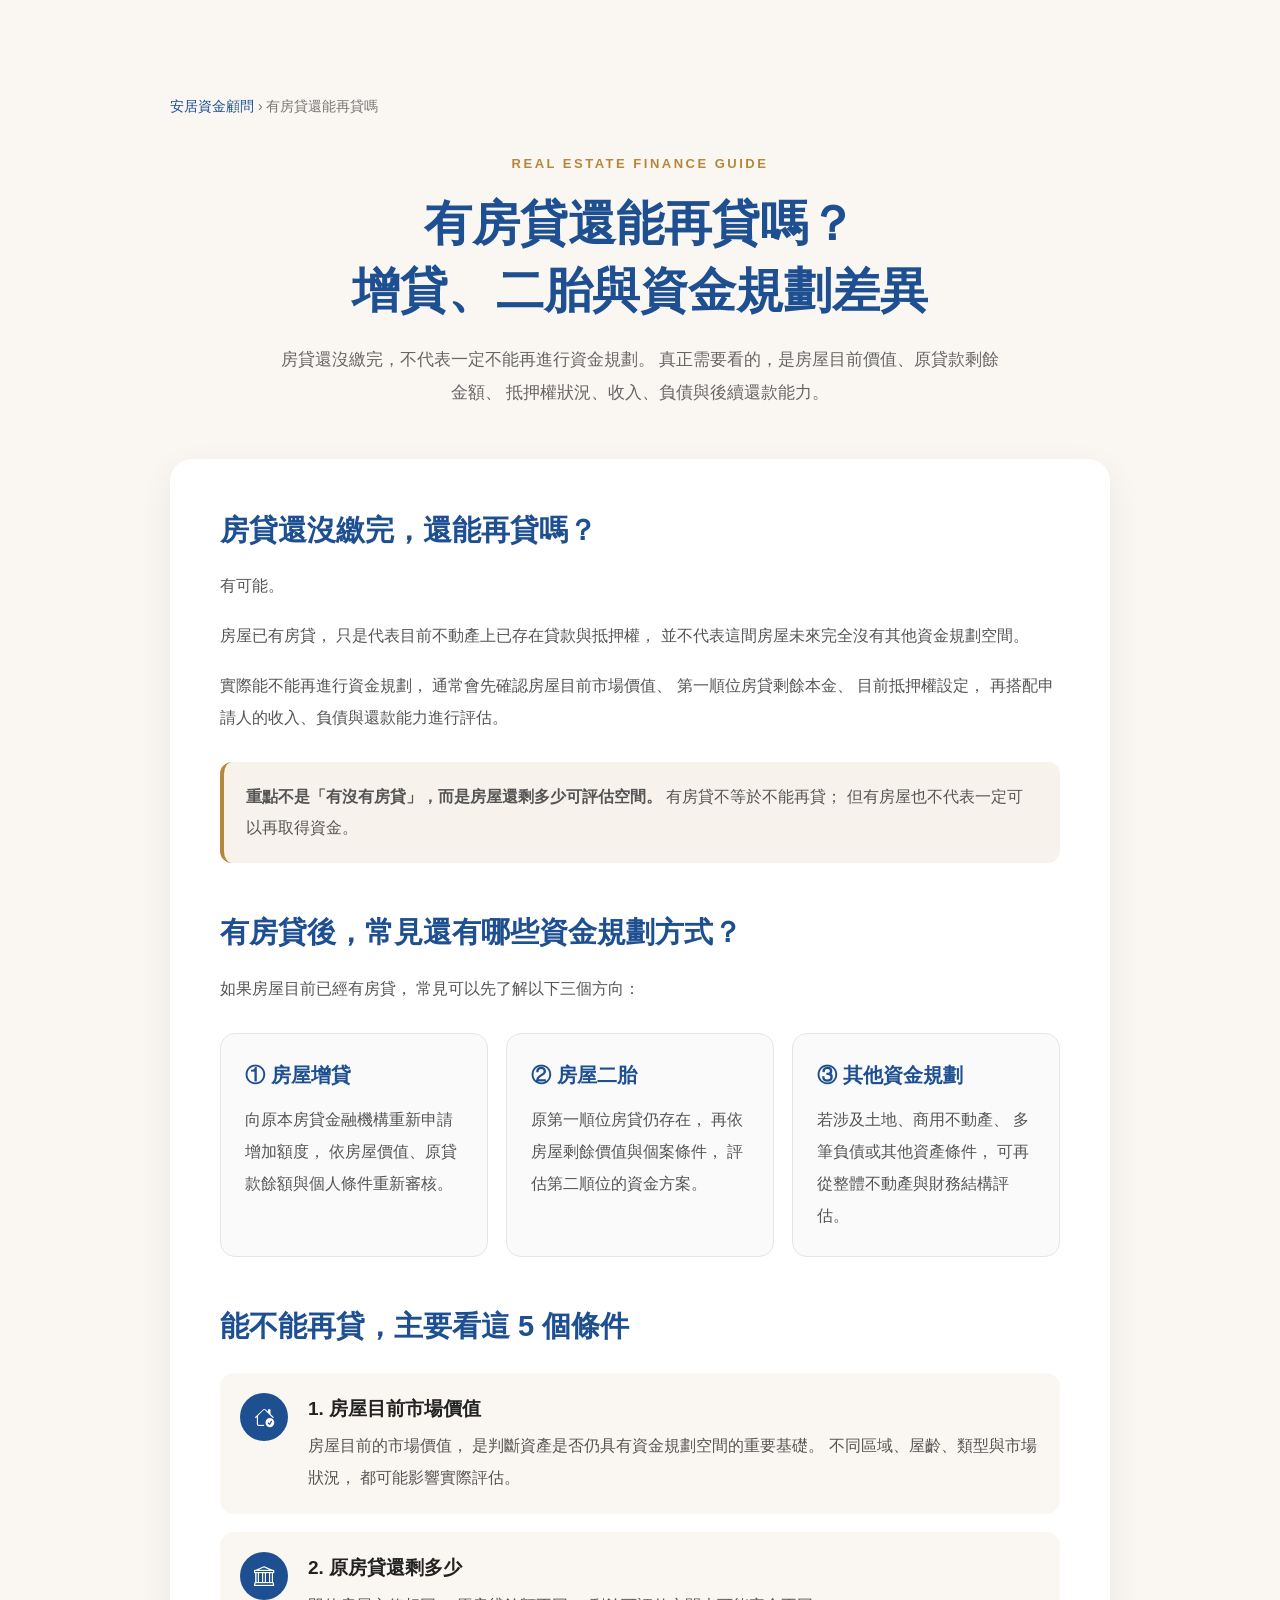
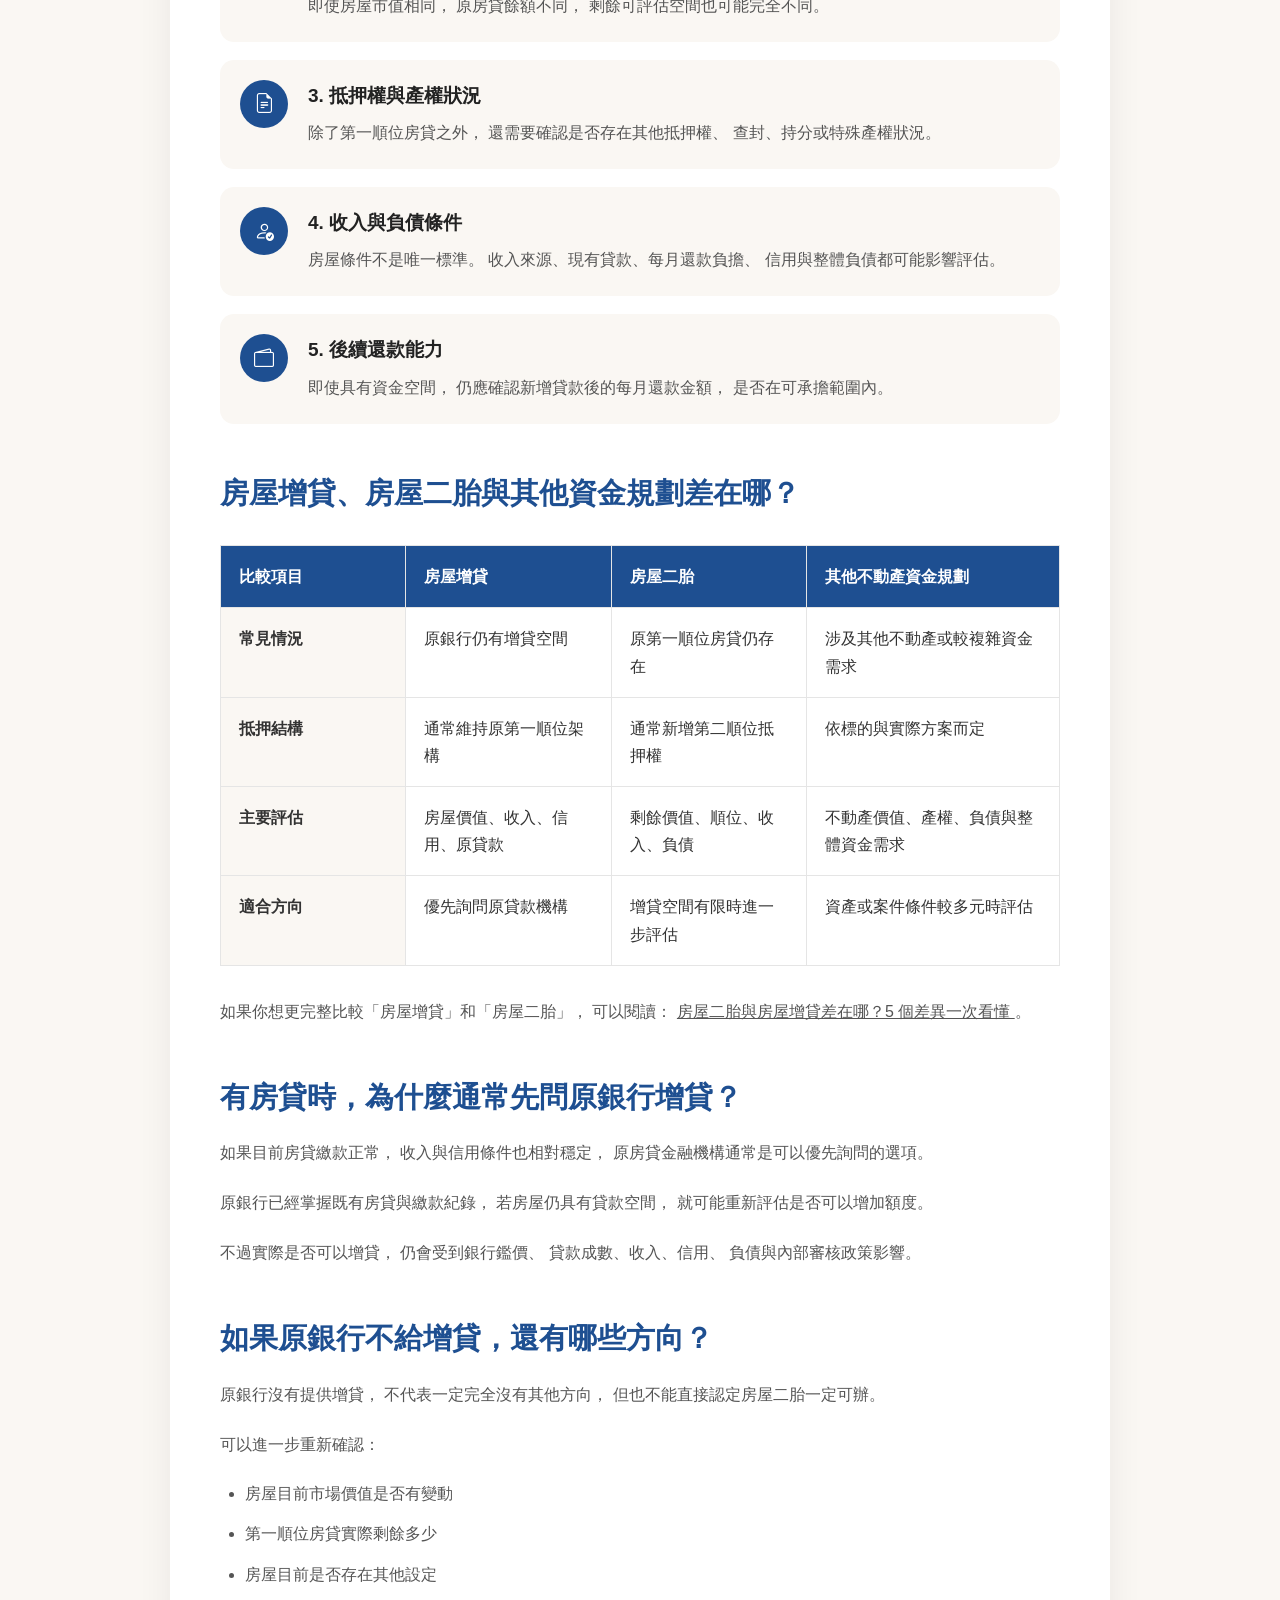
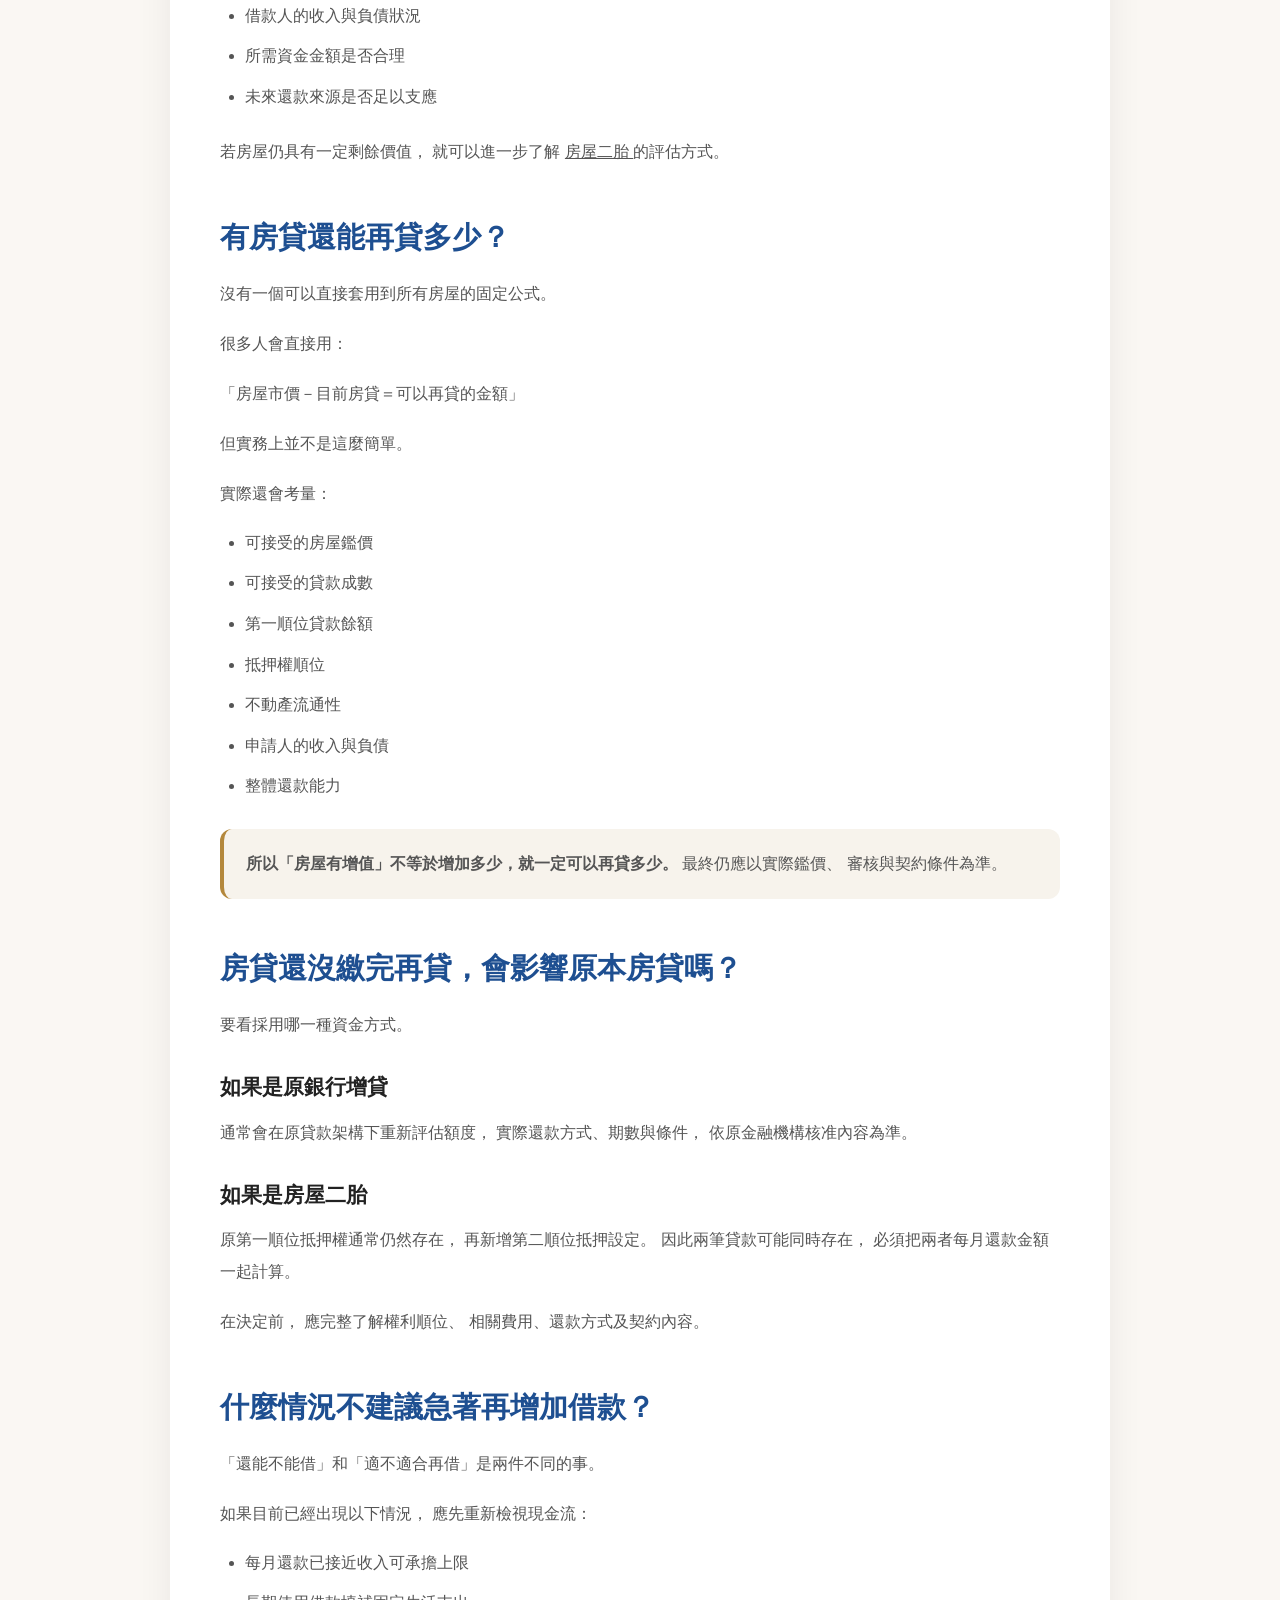
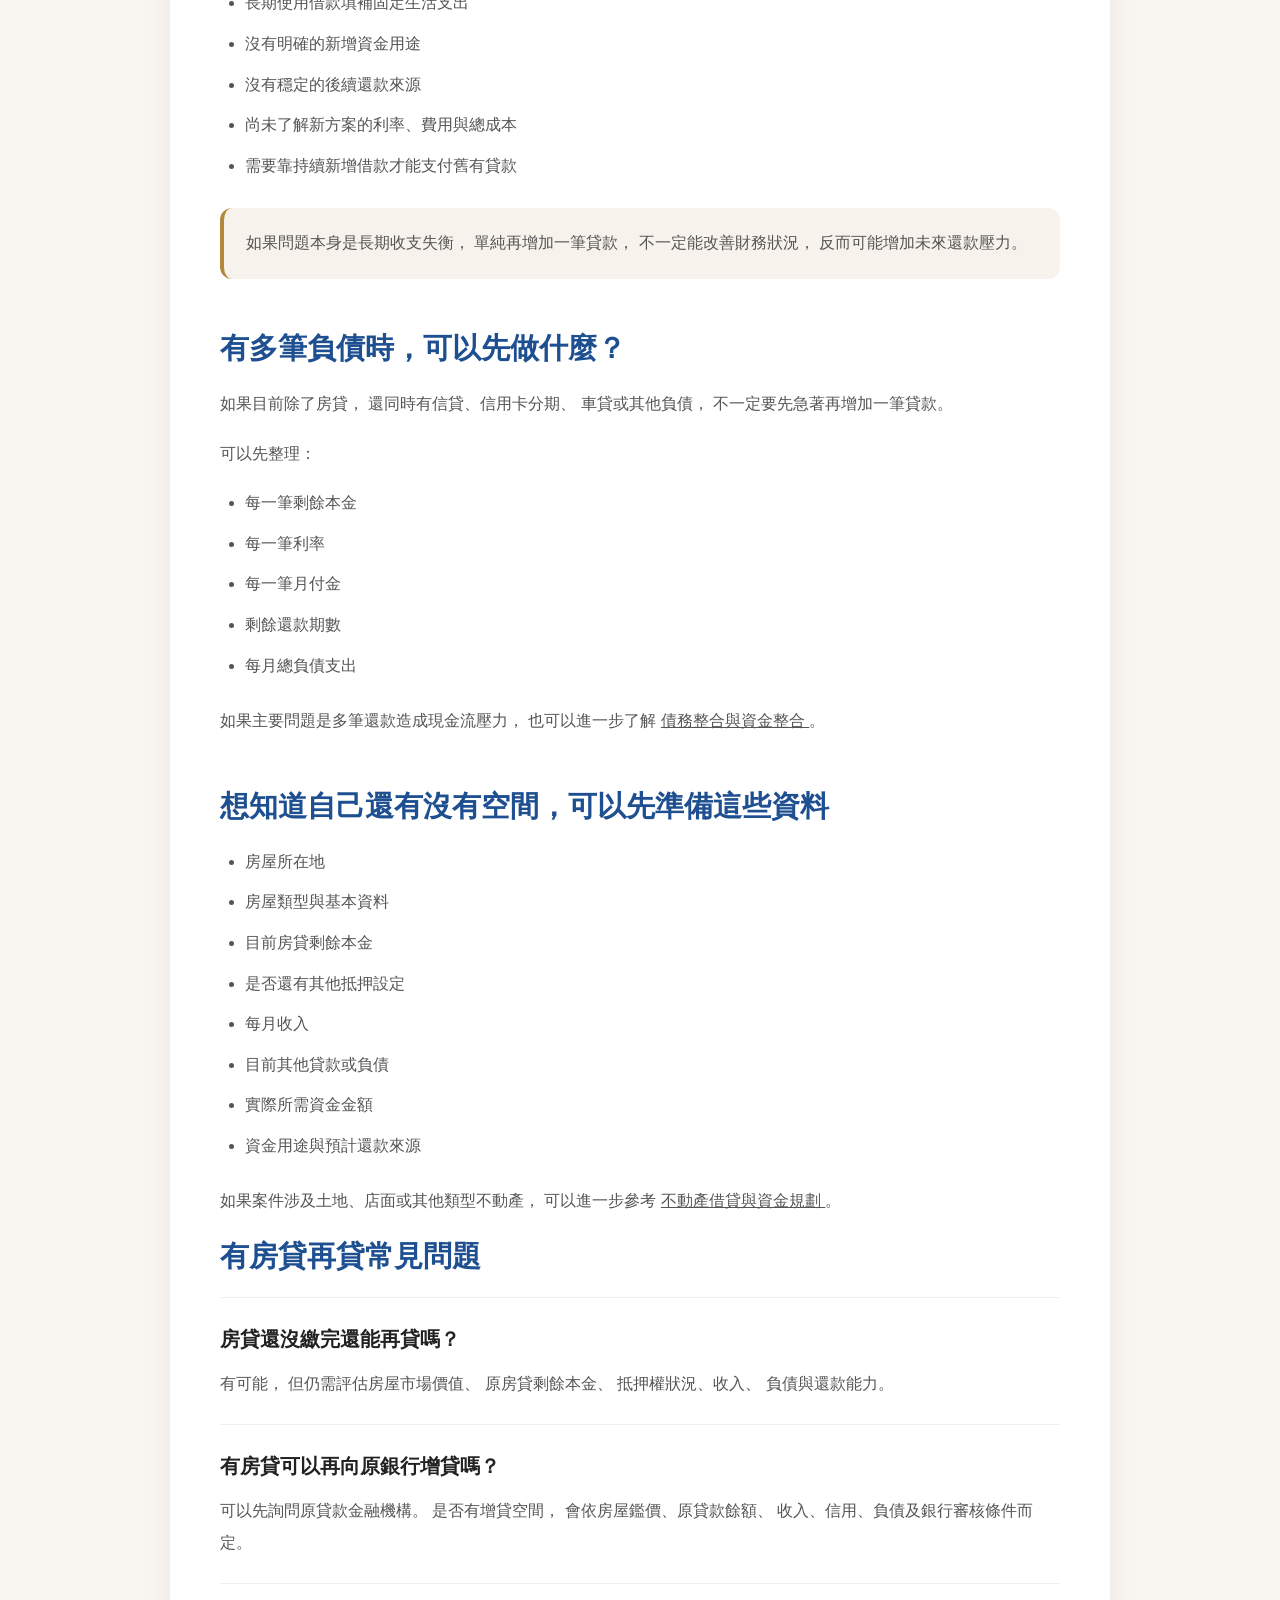
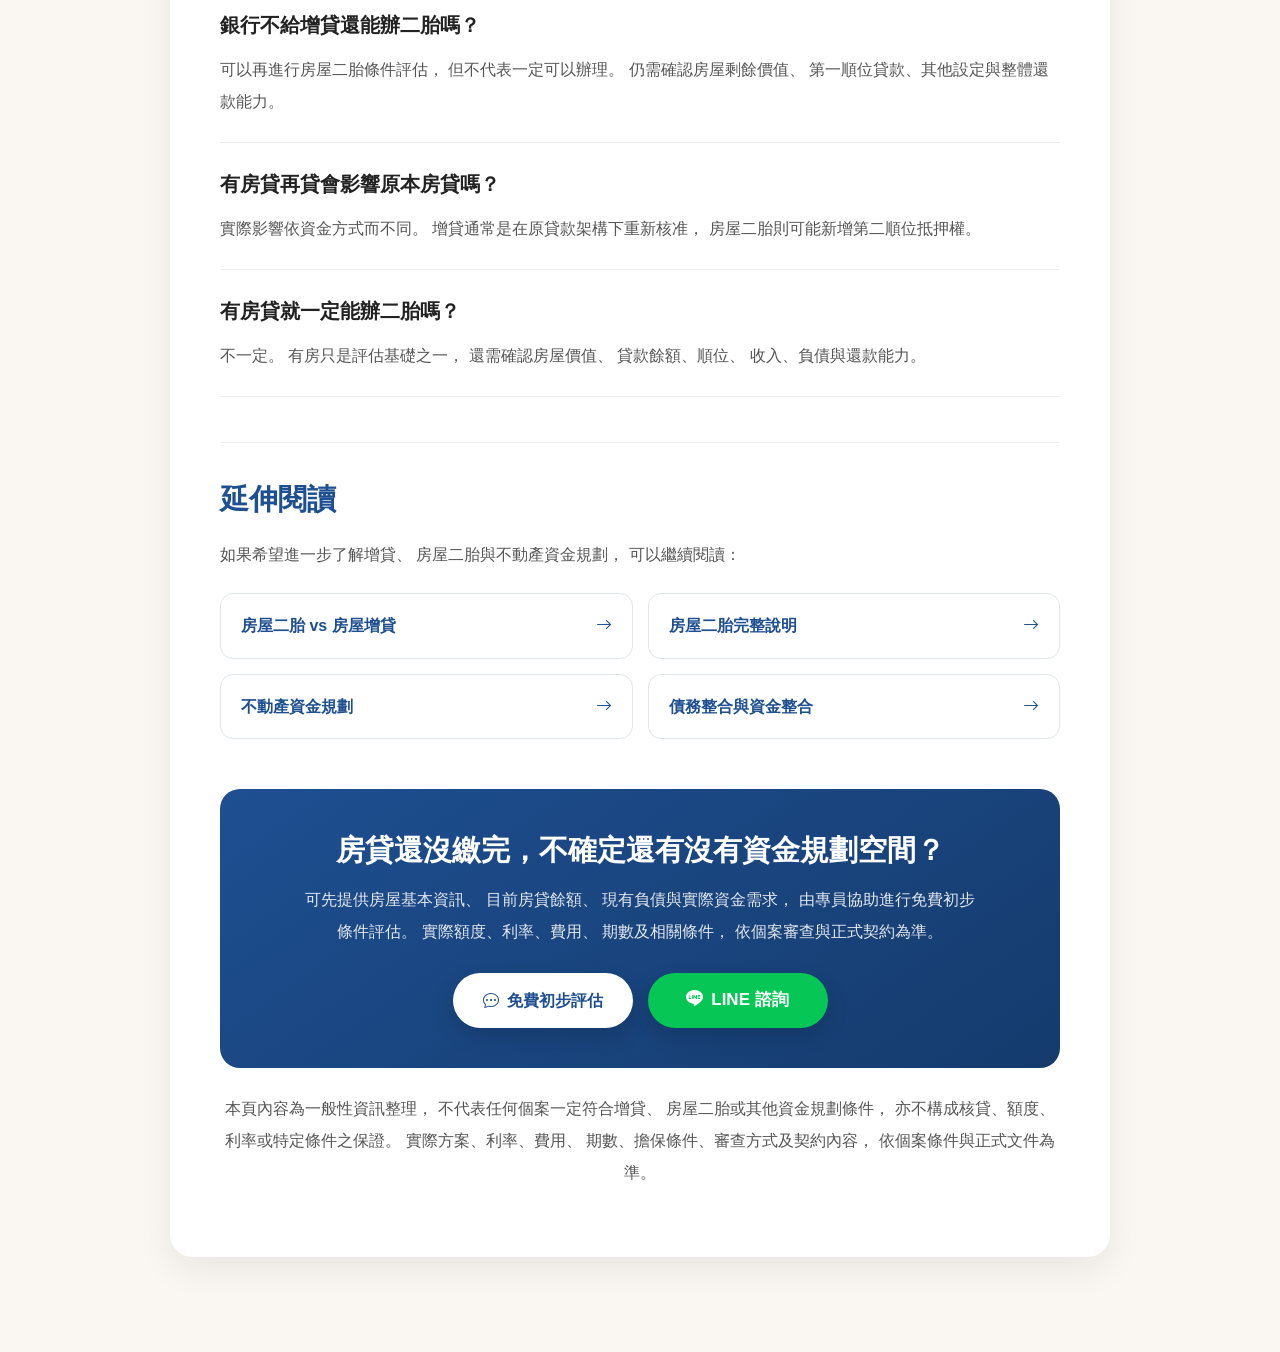
<file: can-i-borrow-again-with-mortgage.html>
<!DOCTYPE html>
<html lang="zh-Hant-TW">

<head>

    <meta charset="UTF-8">

    <meta
        name="viewport"
        content="width=device-width, initial-scale=1.0"
    >

    <title>有房貸還能再貸嗎？增貸、二胎與資金規劃差異｜安居資金顧問</title>

    <meta
        name="description"
        content="房貸還沒繳完還能再貸嗎？安居資金顧問整理房屋增貸、房屋二胎與其他不動產資金規劃的差異，說明房屋價值、貸款餘額、收入、負債與還款能力等常見評估重點。"
    >

    <meta
        name="robots"
        content="index, follow"
    >

    <link
        rel="canonical"
        href="https://anju-finance-tw.web.app/can-i-borrow-again-with-mortgage.html"
    >


    <!-- Open Graph -->

    <meta
        property="og:type"
        content="article"
    >

    <meta
        property="og:title"
        content="有房貸還能再貸嗎？增貸、二胎與資金規劃差異"
    >

    <meta
        property="og:description"
        content="房貸還沒繳完不代表一定不能再進行資金規劃。先看懂增貸、房屋二胎與不動產資金規劃的差異。"
    >

    <meta
        property="og:url"
        content="https://anju-finance-tw.web.app/can-i-borrow-again-with-mortgage.html"
    >

    <meta
        property="og:site_name"
        content="安居資金顧問"
    >

    <meta
        property="og:locale"
        content="zh_TW"
    >


    <!-- Icons -->

    <link
        rel="stylesheet"
        href="https://cdn.jsdelivr.net/npm/bootstrap-icons@1.11.3/font/bootstrap-icons.css"
    >


    <!-- Main CSS -->

    <link
        rel="stylesheet"
        href="style.css"
    >


    <!-- Article CSS -->

    <style>

        .article-page {
            padding: 95px 20px;
            background: #faf7f3;
        }

        .article-container {
            max-width: 940px;
            margin: 0 auto;
        }

        .breadcrumb {
            margin-bottom: 30px;

            color: #777;
            font-size: 14px;
        }

        .breadcrumb a {
            color: #1e4f91;
            text-decoration: none;
        }

        .breadcrumb a:hover {
            text-decoration: underline;
        }

        .article-header {
            text-align: center;
            margin-bottom: 50px;
        }

        .article-label {
            display: inline-block;

            margin-bottom: 15px;

            color: #b4883c;

            font-size: 13px;
            font-weight: 800;
            letter-spacing: 2.5px;
        }

        .article-header h1 {
            max-width: 850px;
            margin: 0 auto 20px;

            color: #1e4f91;

            font-size: clamp(34px, 5vw, 48px);
            line-height: 1.4;
            font-weight: 800;
        }

        .article-header p {
            max-width: 720px;
            margin: 0 auto;

            color: #666;
            line-height: 1.9;
            font-size: 17px;
        }

        .article-content {
            background: #fff;

            padding: 50px;

            border-radius: 22px;

            box-shadow:
                0 12px 35px rgba(0,0,0,.07);
        }

        .article-content h2 {
            margin-top: 48px;
            margin-bottom: 18px;

            color: #1e4f91;

            font-size: 29px;
            line-height: 1.5;
        }

        .article-content h2:first-child {
            margin-top: 0;
        }

        .article-content h3 {
            margin-top: 28px;
            margin-bottom: 12px;

            color: #222;

            font-size: 21px;
        }

        .article-content p {
            margin-bottom: 18px;

            color: #555;

            line-height: 2;
            font-size: 16px;
        }

        .article-content ul {
            padding-left: 25px;
            margin-bottom: 25px;
        }

        .article-content li {
            margin-bottom: 11px;

            color: #555;

            line-height: 1.85;
        }

        .notice-box {
            margin: 28px 0;
            padding: 20px 22px;

            border-left: 4px solid #b4883c;
            border-radius: 12px;

            background: #f7f3ec;

            color: #555;
            line-height: 1.9;
        }

        .option-grid {
            display: grid;
            grid-template-columns: repeat(3, 1fr);
            gap: 18px;

            margin: 28px 0 32px;
        }

        .option-card {
            padding: 24px;

            border: 1px solid #e5e5e5;
            border-radius: 15px;

            background: #fafafa;
        }

        .option-card h3 {
            margin-top: 0;

            color: #1e4f91;
            font-size: 20px;
        }

        .option-card p {
            margin-bottom: 0;
        }

        .check-list {
            display: grid;
            gap: 18px;

            margin: 25px 0;
        }

        .check-item {
            display: grid;
            grid-template-columns: 52px 1fr;
            gap: 16px;

            align-items: start;

            padding: 20px;

            border-radius: 14px;

            background: #faf7f3;
        }

        .check-icon {
            width: 48px;
            height: 48px;

            display: flex;
            align-items: center;
            justify-content: center;

            border-radius: 50%;

            background: #1e4f91;
            color: #fff;

            font-size: 20px;
        }

        .check-item h3 {
            margin: 0 0 5px;

            font-size: 19px;
        }

        .check-item p {
            margin-bottom: 0;
        }

        .comparison-table-wrap {
            margin: 30px 0;
            overflow-x: auto;
        }

        .comparison-table {
            width: 100%;
            border-collapse: collapse;

            min-width: 720px;
        }

        .comparison-table th,
        .comparison-table td {
            padding: 17px 18px;

            border: 1px solid #e5e5e5;

            text-align: left;
            vertical-align: top;

            line-height: 1.7;
        }

        .comparison-table th {
            background: #1e4f91;
            color: #fff;
        }

        .comparison-table td:first-child {
            width: 22%;

            background: #faf7f3;

            font-weight: 700;
        }

        .faq-section {
            margin-top: 10px;
        }

        .faq-box {
            padding: 24px 0;

            border-top: 1px solid #eee;
        }

        .faq-box:last-child {
            border-bottom: 1px solid #eee;
        }

        .faq-box h3 {
            margin-top: 0;

            color: #222;
            font-size: 20px;
        }

        .faq-box p {
            margin-bottom: 0;
        }

        .related-services {
            margin-top: 45px;
            padding-top: 35px;

            border-top: 1px solid #eee;
        }

        .related-services h2 {
            margin-top: 0;
        }

        .related-links {
            display: grid;
            grid-template-columns: 1fr 1fr;
            gap: 15px;

            margin-top: 22px;
        }

        .related-link {
            display: flex;
            align-items: center;
            justify-content: space-between;
            gap: 15px;

            padding: 18px 20px;

            border: 1px solid #dfe5ec;
            border-radius: 13px;

            background: #fff;

            color: #1e4f91;

            text-decoration: none;
            font-weight: 700;

            transition:
                background .25s ease,
                border-color .25s ease,
                transform .25s ease;
        }

        .related-link:hover {
            background: #f4f7fb;
            border-color: #1e4f91;
            transform: translateY(-2px);
        }

        .article-cta {
            margin-top: 50px;
            padding: 40px 28px;

            border-radius: 20px;

            text-align: center;

            background:
                linear-gradient(
                    145deg,
                    #1e4f91,
                    #153b6d
                );

            color: #fff;
        }

        .article-cta h2 {
            margin-top: 0;
            margin-bottom: 12px;

            color: #fff;
        }

        .article-cta p {
            max-width: 680px;
            margin: 0 auto;

            color: rgba(255,255,255,.88);
        }

        .cta-buttons {
            display: flex;
            justify-content: center;
            flex-wrap: wrap;

            gap: 15px;

            margin-top: 25px;
        }

        .cta-buttons a {
            display: inline-flex;
            align-items: center;
            justify-content: center;
            gap: 8px;

            min-width: 180px;

            padding: 13px 24px;

            border-radius: 999px;

            text-decoration: none;
            font-weight: 700;

            transition:
                transform .25s ease,
                box-shadow .25s ease;
        }

        .cta-buttons a:hover {
            transform: translateY(-2px);
        }

        .btn-home {
            background: #fff;
            color: #1e4f91;

            box-shadow:
                0 8px 22px rgba(0,0,0,.15);
        }

        .btn-line {
            background: #06c755;
            color: #fff;

            box-shadow:
                0 8px 22px rgba(0,0,0,.14);
        }

        .article-disclaimer {
            margin-top: 25px;

            color: #777;

            font-size: 13px;
            line-height: 1.8;
            text-align: center;
        }


        @media (max-width: 768px) {

            .article-page {
                padding: 70px 15px;
            }

            .article-content {
                padding: 28px 22px;
            }

            .article-header h1 {
                font-size: 31px;
            }

            .article-header p {
                font-size: 16px;
            }

            .article-content h2 {
                font-size: 24px;
            }

            .option-grid,
            .related-links {
                grid-template-columns: 1fr;
            }

            .check-item {
                grid-template-columns: 44px 1fr;
                padding: 18px;
            }

            .check-icon {
                width: 42px;
                height: 42px;
                font-size: 17px;
            }

            .article-cta {
                padding: 32px 20px;
            }

            .cta-buttons {
                flex-direction: column;
            }

            .cta-buttons a {
                width: 100%;
            }

        }

    </style>


    <!-- Article Schema -->

    <script type="application/ld+json">
    {
        "@context": "https://schema.org",
        "@type": "Article",
        "headline": "有房貸還能再貸嗎？增貸、二胎與資金規劃差異",
        "description": "說明房貸尚未繳清時，房屋增貸、房屋二胎與其他不動產資金規劃常見評估方向。",
        "inLanguage": "zh-Hant-TW",
        "mainEntityOfPage": {
            "@type": "WebPage",
            "@id": "https://anju-finance-tw.web.app/can-i-borrow-again-with-mortgage.html"
        },
        "publisher": {
            "@type": "Organization",
            "name": "安居資金顧問"
        }
    }
    </script>


    <!-- FAQ Schema -->

    <script type="application/ld+json">
    {
        "@context": "https://schema.org",
        "@type": "FAQPage",
        "mainEntity": [
            {
                "@type": "Question",
                "name": "房貸還沒繳完還能再貸嗎？",
                "acceptedAnswer": {
                    "@type": "Answer",
                    "text": "有可能，但不能單憑房屋有價值就判定一定可以。通常還需評估房屋市場價值、原房貸餘額、抵押權狀況、收入、負債及還款能力。"
                }
            },
            {
                "@type": "Question",
                "name": "有房貸可以再向原銀行增貸嗎？",
                "acceptedAnswer": {
                    "@type": "Answer",
                    "text": "可以先向原貸款金融機構詢問增貸可能性。是否可增貸及額度會依房屋鑑價、原貸款餘額、信用、收入、負債與審核政策而定。"
                }
            },
            {
                "@type": "Question",
                "name": "銀行不給增貸還可以申請房屋二胎嗎？",
                "acceptedAnswer": {
                    "@type": "Answer",
                    "text": "可以再評估房屋二胎，但不代表一定可以辦理。仍需確認房屋剩餘價值、第一順位貸款餘額、其他設定與個案還款能力。"
                }
            },
            {
                "@type": "Question",
                "name": "房貸還沒繳完再貸會影響原本房貸嗎？",
                "acceptedAnswer": {
                    "@type": "Answer",
                    "text": "實際影響會依採用的資金方式而不同。房屋增貸通常延續原貸款架構；房屋二胎則可能新增第二順位抵押權，因此應完整確認契約與權利順位。"
                }
            }
        ]
    }
    </script>

</head>


<body>


    <main class="article-page">

        <div class="article-container">


            <!-- Breadcrumb -->

            <nav class="breadcrumb" aria-label="麵包屑導覽">

                <a href="index.html">
                    安居資金顧問
                </a>

                <span> › </span>

                <span>
                    有房貸還能再貸嗎
                </span>

            </nav>


            <!-- Header -->

            <header class="article-header">

                <span class="article-label">
                    REAL ESTATE FINANCE GUIDE
                </span>

                <h1>
                    有房貸還能再貸嗎？<br>
                    增貸、二胎與資金規劃差異
                </h1>

                <p>
                    房貸還沒繳完，不代表一定不能再進行資金規劃。
                    真正需要看的，是房屋目前價值、原貸款剩餘金額、
                    抵押權狀況、收入、負債與後續還款能力。
                </p>

            </header>


            <article class="article-content">


                <!-- 01 -->

                <h2>
                    房貸還沒繳完，還能再貸嗎？
                </h2>

                <p>
                    有可能。
                </p>

                <p>
                    房屋已有房貸，
                    只是代表目前不動產上已存在貸款與抵押權，
                    並不代表這間房屋未來完全沒有其他資金規劃空間。
                </p>

                <p>
                    實際能不能再進行資金規劃，
                    通常會先確認房屋目前市場價值、
                    第一順位房貸剩餘本金、
                    目前抵押權設定，
                    再搭配申請人的收入、負債與還款能力進行評估。
                </p>

                <div class="notice-box">

                    <strong>重點不是「有沒有房貸」，而是房屋還剩多少可評估空間。</strong>

                    有房貸不等於不能再貸；
                    但有房屋也不代表一定可以再取得資金。

                </div>


                <!-- 02 -->

                <h2>
                    有房貸後，常見還有哪些資金規劃方式？
                </h2>

                <p>
                    如果房屋目前已經有房貸，
                    常見可以先了解以下三個方向：
                </p>


                <div class="option-grid">

                    <div class="option-card">

                        <h3>
                            ① 房屋增貸
                        </h3>

                        <p>
                            向原本房貸金融機構重新申請增加額度，
                            依房屋價值、原貸款餘額與個人條件重新審核。
                        </p>

                    </div>


                    <div class="option-card">

                        <h3>
                            ② 房屋二胎
                        </h3>

                        <p>
                            原第一順位房貸仍存在，
                            再依房屋剩餘價值與個案條件，
                            評估第二順位的資金方案。
                        </p>

                    </div>


                    <div class="option-card">

                        <h3>
                            ③ 其他資金規劃
                        </h3>

                        <p>
                            若涉及土地、商用不動產、
                            多筆負債或其他資產條件，
                            可再從整體不動產與財務結構評估。
                        </p>

                    </div>

                </div>


                <!-- 03 -->

                <h2>
                    能不能再貸，主要看這 5 個條件
                </h2>


                <div class="check-list">

                    <div class="check-item">

                        <div class="check-icon">
                            <i class="bi bi-house-check"></i>
                        </div>

                        <div>

                            <h3>
                                1. 房屋目前市場價值
                            </h3>

                            <p>
                                房屋目前的市場價值，
                                是判斷資產是否仍具有資金規劃空間的重要基礎。
                                不同區域、屋齡、類型與市場狀況，
                                都可能影響實際評估。
                            </p>

                        </div>

                    </div>


                    <div class="check-item">

                        <div class="check-icon">
                            <i class="bi bi-bank"></i>
                        </div>

                        <div>

                            <h3>
                                2. 原房貸還剩多少
                            </h3>

                            <p>
                                即使房屋市值相同，
                                原房貸餘額不同，
                                剩餘可評估空間也可能完全不同。
                            </p>

                        </div>

                    </div>


                    <div class="check-item">

                        <div class="check-icon">
                            <i class="bi bi-file-earmark-text"></i>
                        </div>

                        <div>

                            <h3>
                                3. 抵押權與產權狀況
                            </h3>

                            <p>
                                除了第一順位房貸之外，
                                還需要確認是否存在其他抵押權、
                                查封、持分或特殊產權狀況。
                            </p>

                        </div>

                    </div>


                    <div class="check-item">

                        <div class="check-icon">
                            <i class="bi bi-person-check"></i>
                        </div>

                        <div>

                            <h3>
                                4. 收入與負債條件
                            </h3>

                            <p>
                                房屋條件不是唯一標準。
                                收入來源、現有貸款、每月還款負擔、
                                信用與整體負債都可能影響評估。
                            </p>

                        </div>

                    </div>


                    <div class="check-item">

                        <div class="check-icon">
                            <i class="bi bi-wallet2"></i>
                        </div>

                        <div>

                            <h3>
                                5. 後續還款能力
                            </h3>

                            <p>
                                即使具有資金空間，
                                仍應確認新增貸款後的每月還款金額，
                                是否在可承擔範圍內。
                            </p>

                        </div>

                    </div>

                </div>


                <!-- 04 -->

                <h2>
                    房屋增貸、房屋二胎與其他資金規劃差在哪？
                </h2>


                <div class="comparison-table-wrap">

                    <table class="comparison-table">

                        <thead>

                            <tr>

                                <th>
                                    比較項目
                                </th>

                                <th>
                                    房屋增貸
                                </th>

                                <th>
                                    房屋二胎
                                </th>

                                <th>
                                    其他不動產資金規劃
                                </th>

                            </tr>

                        </thead>


                        <tbody>

                            <tr>

                                <td>
                                    常見情況
                                </td>

                                <td>
                                    原銀行仍有增貸空間
                                </td>

                                <td>
                                    原第一順位房貸仍存在
                                </td>

                                <td>
                                    涉及其他不動產或較複雜資金需求
                                </td>

                            </tr>


                            <tr>

                                <td>
                                    抵押結構
                                </td>

                                <td>
                                    通常維持原第一順位架構
                                </td>

                                <td>
                                    通常新增第二順位抵押權
                                </td>

                                <td>
                                    依標的與實際方案而定
                                </td>

                            </tr>


                            <tr>

                                <td>
                                    主要評估
                                </td>

                                <td>
                                    房屋價值、收入、信用、原貸款
                                </td>

                                <td>
                                    剩餘價值、順位、收入、負債
                                </td>

                                <td>
                                    不動產價值、產權、負債與整體資金需求
                                </td>

                            </tr>


                            <tr>

                                <td>
                                    適合方向
                                </td>

                                <td>
                                    優先詢問原貸款機構
                                </td>

                                <td>
                                    增貸空間有限時進一步評估
                                </td>

                                <td>
                                    資產或案件條件較多元時評估
                                </td>

                            </tr>

                        </tbody>

                    </table>

                </div>


                <p>
                    如果你想更完整比較「房屋增貸」和「房屋二胎」，
                    可以閱讀：
                    <a href="second-mortgage-vs-home-equity-loan.html">
                        房屋二胎與房屋增貸差在哪？5 個差異一次看懂
                    </a>。
                </p>


                <!-- 05 -->

                <h2>
                    有房貸時，為什麼通常先問原銀行增貸？
                </h2>

                <p>
                    如果目前房貸繳款正常，
                    收入與信用條件也相對穩定，
                    原房貸金融機構通常是可以優先詢問的選項。
                </p>

                <p>
                    原銀行已經掌握既有房貸與繳款紀錄，
                    若房屋仍具有貸款空間，
                    就可能重新評估是否可以增加額度。
                </p>

                <p>
                    不過實際是否可以增貸，
                    仍會受到銀行鑑價、
                    貸款成數、收入、信用、
                    負債與內部審核政策影響。
                </p>


                <!-- 06 -->

                <h2>
                    如果原銀行不給增貸，還有哪些方向？
                </h2>

                <p>
                    原銀行沒有提供增貸，
                    不代表一定完全沒有其他方向，
                    但也不能直接認定房屋二胎一定可辦。
                </p>

                <p>
                    可以進一步重新確認：
                </p>

                <ul>

                    <li>
                        房屋目前市場價值是否有變動
                    </li>

                    <li>
                        第一順位房貸實際剩餘多少
                    </li>

                    <li>
                        房屋目前是否存在其他設定
                    </li>

                    <li>
                        借款人的收入與負債狀況
                    </li>

                    <li>
                        所需資金金額是否合理
                    </li>

                    <li>
                        未來還款來源是否足以支應
                    </li>

                </ul>

                <p>
                    若房屋仍具有一定剩餘價值，
                    就可以進一步了解
                    <a href="house-second-mortgage.html">
                        房屋二胎
                    </a>
                    的評估方式。
                </p>


                <!-- 07 -->

                <h2>
                    有房貸還能再貸多少？
                </h2>

                <p>
                    沒有一個可以直接套用到所有房屋的固定公式。
                </p>

                <p>
                    很多人會直接用：
                </p>

                <p>
                    「房屋市價－目前房貸＝可以再貸的金額」
                </p>

                <p>
                    但實務上並不是這麼簡單。
                </p>

                <p>
                    實際還會考量：
                </p>

                <ul>

                    <li>
                        可接受的房屋鑑價
                    </li>

                    <li>
                        可接受的貸款成數
                    </li>

                    <li>
                        第一順位貸款餘額
                    </li>

                    <li>
                        抵押權順位
                    </li>

                    <li>
                        不動產流通性
                    </li>

                    <li>
                        申請人的收入與負債
                    </li>

                    <li>
                        整體還款能力
                    </li>

                </ul>


                <div class="notice-box">

                    <strong>所以「房屋有增值」不等於增加多少，就一定可以再貸多少。</strong>

                    最終仍應以實際鑑價、
                    審核與契約條件為準。

                </div>


                <!-- 08 -->

                <h2>
                    房貸還沒繳完再貸，會影響原本房貸嗎？
                </h2>

                <p>
                    要看採用哪一種資金方式。
                </p>

                <h3>
                    如果是原銀行增貸
                </h3>

                <p>
                    通常會在原貸款架構下重新評估額度，
                    實際還款方式、期數與條件，
                    依原金融機構核准內容為準。
                </p>

                <h3>
                    如果是房屋二胎
                </h3>

                <p>
                    原第一順位抵押權通常仍然存在，
                    再新增第二順位抵押設定。
                    因此兩筆貸款可能同時存在，
                    必須把兩者每月還款金額一起計算。
                </p>

                <p>
                    在決定前，
                    應完整了解權利順位、
                    相關費用、還款方式及契約內容。
                </p>


                <!-- 09 -->

                <h2>
                    什麼情況不建議急著再增加借款？
                </h2>

                <p>
                    「還能不能借」和「適不適合再借」是兩件不同的事。
                </p>

                <p>
                    如果目前已經出現以下情況，
                    應先重新檢視現金流：
                </p>

                <ul>

                    <li>
                        每月還款已接近收入可承擔上限
                    </li>

                    <li>
                        長期使用借款填補固定生活支出
                    </li>

                    <li>
                        沒有明確的新增資金用途
                    </li>

                    <li>
                        沒有穩定的後續還款來源
                    </li>

                    <li>
                        尚未了解新方案的利率、費用與總成本
                    </li>

                    <li>
                        需要靠持續新增借款才能支付舊有貸款
                    </li>

                </ul>

                <div class="notice-box">

                    如果問題本身是長期收支失衡，
                    單純再增加一筆貸款，
                    不一定能改善財務狀況，
                    反而可能增加未來還款壓力。

                </div>


                <!-- 10 -->

                <h2>
                    有多筆負債時，可以先做什麼？
                </h2>

                <p>
                    如果目前除了房貸，
                    還同時有信貸、信用卡分期、
                    車貸或其他負債，
                    不一定要先急著再增加一筆貸款。
                </p>

                <p>
                    可以先整理：
                </p>

                <ul>

                    <li>
                        每一筆剩餘本金
                    </li>

                    <li>
                        每一筆利率
                    </li>

                    <li>
                        每一筆月付金
                    </li>

                    <li>
                        剩餘還款期數
                    </li>

                    <li>
                        每月總負債支出
                    </li>

                </ul>

                <p>
                    如果主要問題是多筆還款造成現金流壓力，
                    也可以進一步了解
                    <a href="fund-consolidation.html">
                        債務整合與資金整合
                    </a>。
                </p>


                <!-- 11 -->

                <h2>
                    想知道自己還有沒有空間，可以先準備這些資料
                </h2>

                <ul>

                    <li>
                        房屋所在地
                    </li>

                    <li>
                        房屋類型與基本資料
                    </li>

                    <li>
                        目前房貸剩餘本金
                    </li>

                    <li>
                        是否還有其他抵押設定
                    </li>

                    <li>
                        每月收入
                    </li>

                    <li>
                        目前其他貸款或負債
                    </li>

                    <li>
                        實際所需資金金額
                    </li>

                    <li>
                        資金用途與預計還款來源
                    </li>

                </ul>

                <p>
                    如果案件涉及土地、店面或其他類型不動產，
                    可以進一步參考
                    <a href="real-estate-loan.html">
                        不動產借貸與資金規劃
                    </a>。
                </p>


                <!-- FAQ -->

                <section class="faq-section">

                    <h2>
                        有房貸再貸常見問題
                    </h2>


                    <div class="faq-box">

                        <h3>
                            房貸還沒繳完還能再貸嗎？
                        </h3>

                        <p>
                            有可能，
                            但仍需評估房屋市場價值、
                            原房貸剩餘本金、
                            抵押權狀況、收入、
                            負債與還款能力。
                        </p>

                    </div>


                    <div class="faq-box">

                        <h3>
                            有房貸可以再向原銀行增貸嗎？
                        </h3>

                        <p>
                            可以先詢問原貸款金融機構。
                            是否有增貸空間，
                            會依房屋鑑價、原貸款餘額、
                            收入、信用、負債及銀行審核條件而定。
                        </p>

                    </div>


                    <div class="faq-box">

                        <h3>
                            銀行不給增貸還能辦二胎嗎？
                        </h3>

                        <p>
                            可以再進行房屋二胎條件評估，
                            但不代表一定可以辦理。
                            仍需確認房屋剩餘價值、
                            第一順位貸款、其他設定與整體還款能力。
                        </p>

                    </div>


                    <div class="faq-box">

                        <h3>
                            有房貸再貸會影響原本房貸嗎？
                        </h3>

                        <p>
                            實際影響依資金方式而不同。
                            增貸通常是在原貸款架構下重新核准，
                            房屋二胎則可能新增第二順位抵押權。
                        </p>

                    </div>


                    <div class="faq-box">

                        <h3>
                            有房貸就一定能辦二胎嗎？
                        </h3>

                        <p>
                            不一定。
                            有房只是評估基礎之一，
                            還需確認房屋價值、
                            貸款餘額、順位、
                            收入、負債與還款能力。
                        </p>

                    </div>


                </section>


                <!-- Related -->

                <section class="related-services">

                    <h2>
                        延伸閱讀
                    </h2>

                    <p>
                        如果希望進一步了解增貸、
                        房屋二胎與不動產資金規劃，
                        可以繼續閱讀：
                    </p>


                    <div class="related-links">

                        <a
                            href="second-mortgage-vs-home-equity-loan.html"
                            class="related-link"
                        >

                            <span>
                                房屋二胎 vs 房屋增貸
                            </span>

                            <i class="bi bi-arrow-right"></i>

                        </a>


                        <a
                            href="house-second-mortgage.html"
                            class="related-link"
                        >

                            <span>
                                房屋二胎完整說明
                            </span>

                            <i class="bi bi-arrow-right"></i>

                        </a>


                        <a
                            href="real-estate-loan.html"
                            class="related-link"
                        >

                            <span>
                                不動產資金規劃
                            </span>

                            <i class="bi bi-arrow-right"></i>

                        </a>


                        <a
                            href="fund-consolidation.html"
                            class="related-link"
                        >

                            <span>
                                債務整合與資金整合
                            </span>

                            <i class="bi bi-arrow-right"></i>

                        </a>

                    </div>

                </section>


                <!-- CTA -->

                <section class="article-cta">

                    <h2>
                        房貸還沒繳完，不確定還有沒有資金規劃空間？
                    </h2>

                    <p>
                        可先提供房屋基本資訊、
                        目前房貸餘額、
                        現有負債與實際資金需求，
                        由專員協助進行免費初步條件評估。
                        實際額度、利率、費用、
                        期數及相關條件，
                        依個案審查與正式契約為準。
                    </p>


                    <div class="cta-buttons">

                        <a
                            href="index.html#contact"
                            class="btn-home"
                        >

                            <i class="bi bi-chat-dots"></i>

                            免費初步評估

                        </a>


                        <a
                            href="https://lin.ee/9uCF5xJ"
                            class="btn-line"
                            target="_blank"
                            rel="noopener noreferrer"
                        >

                            <i class="bi bi-line"></i>

                            LINE 諮詢

                        </a>

                    </div>

                </section>


                <p class="article-disclaimer">

                    本頁內容為一般性資訊整理，
                    不代表任何個案一定符合增貸、
                    房屋二胎或其他資金規劃條件，
                    亦不構成核貸、額度、
                    利率或特定條件之保證。
                    實際方案、利率、費用、
                    期數、擔保條件、審查方式及契約內容，
                    依個案條件與正式文件為準。

                </p>


            </article>


        </div>

    </main>


</body>

</html>
</file>
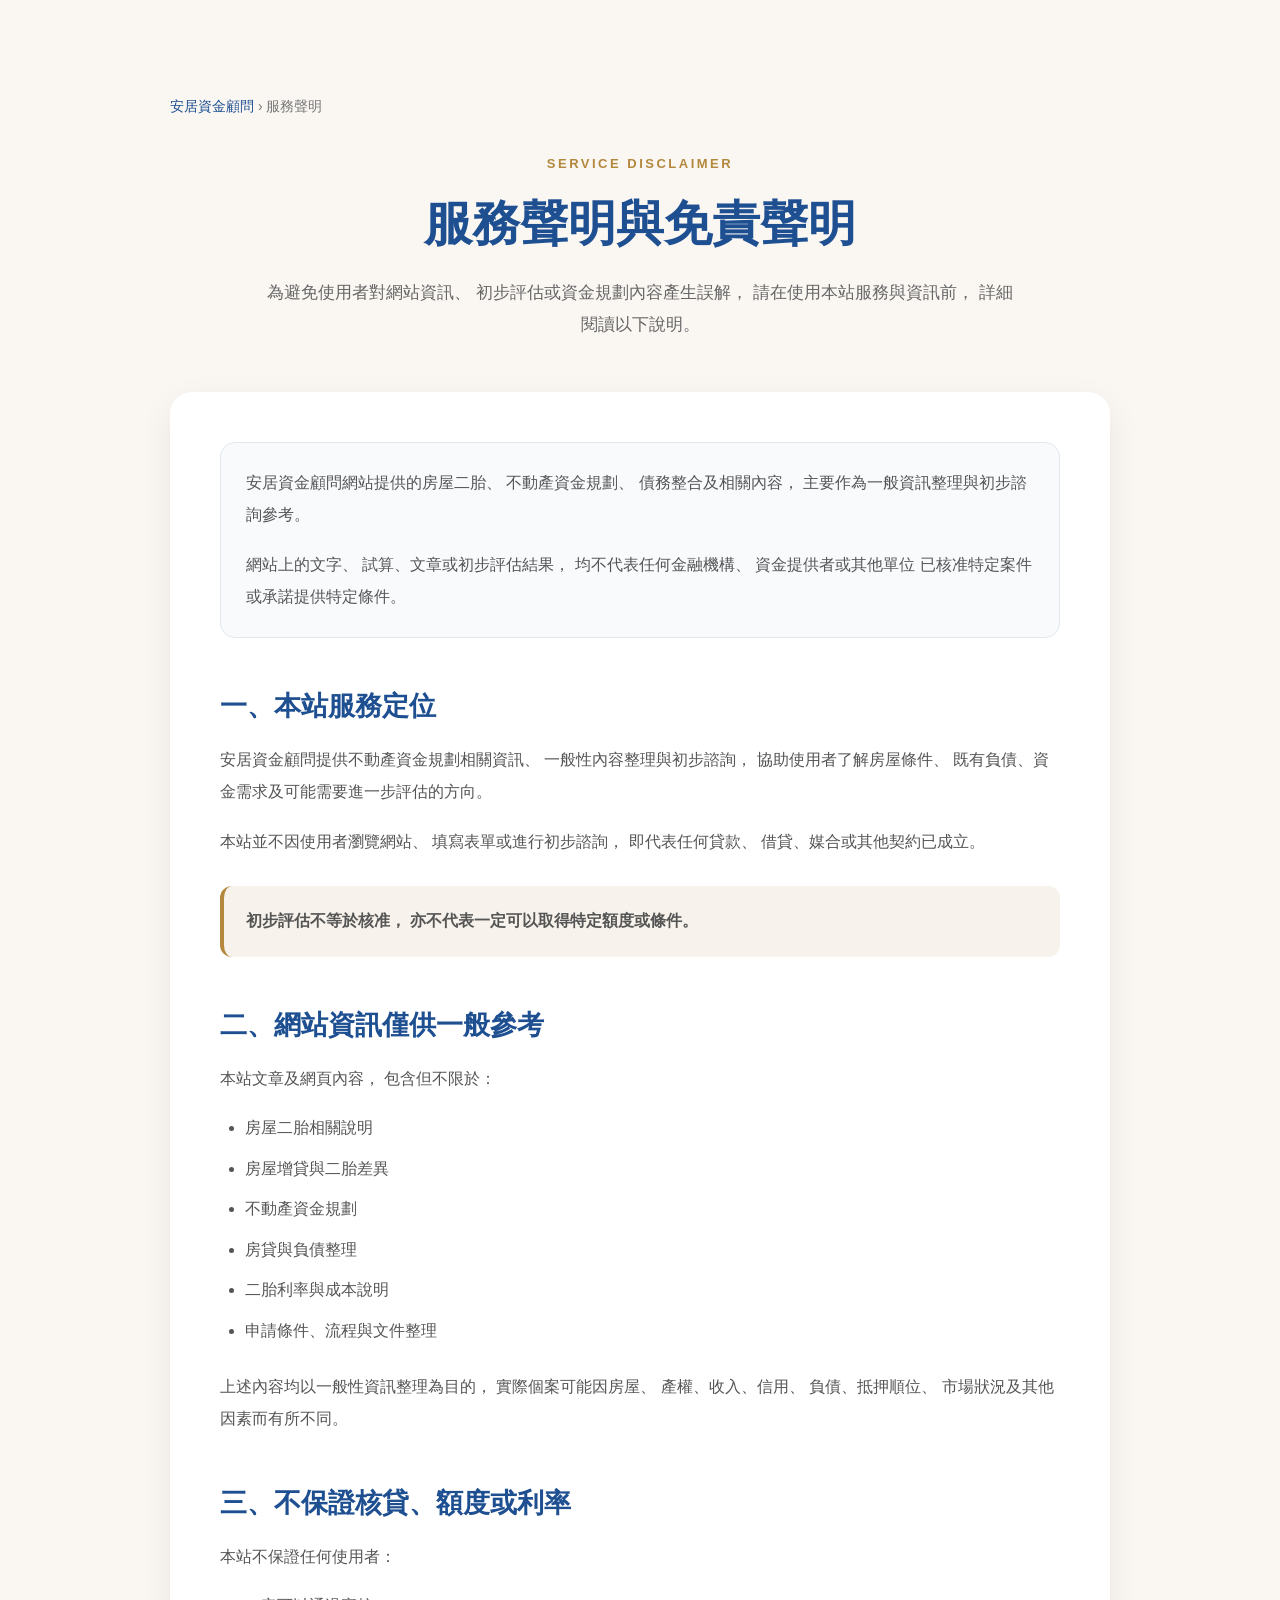
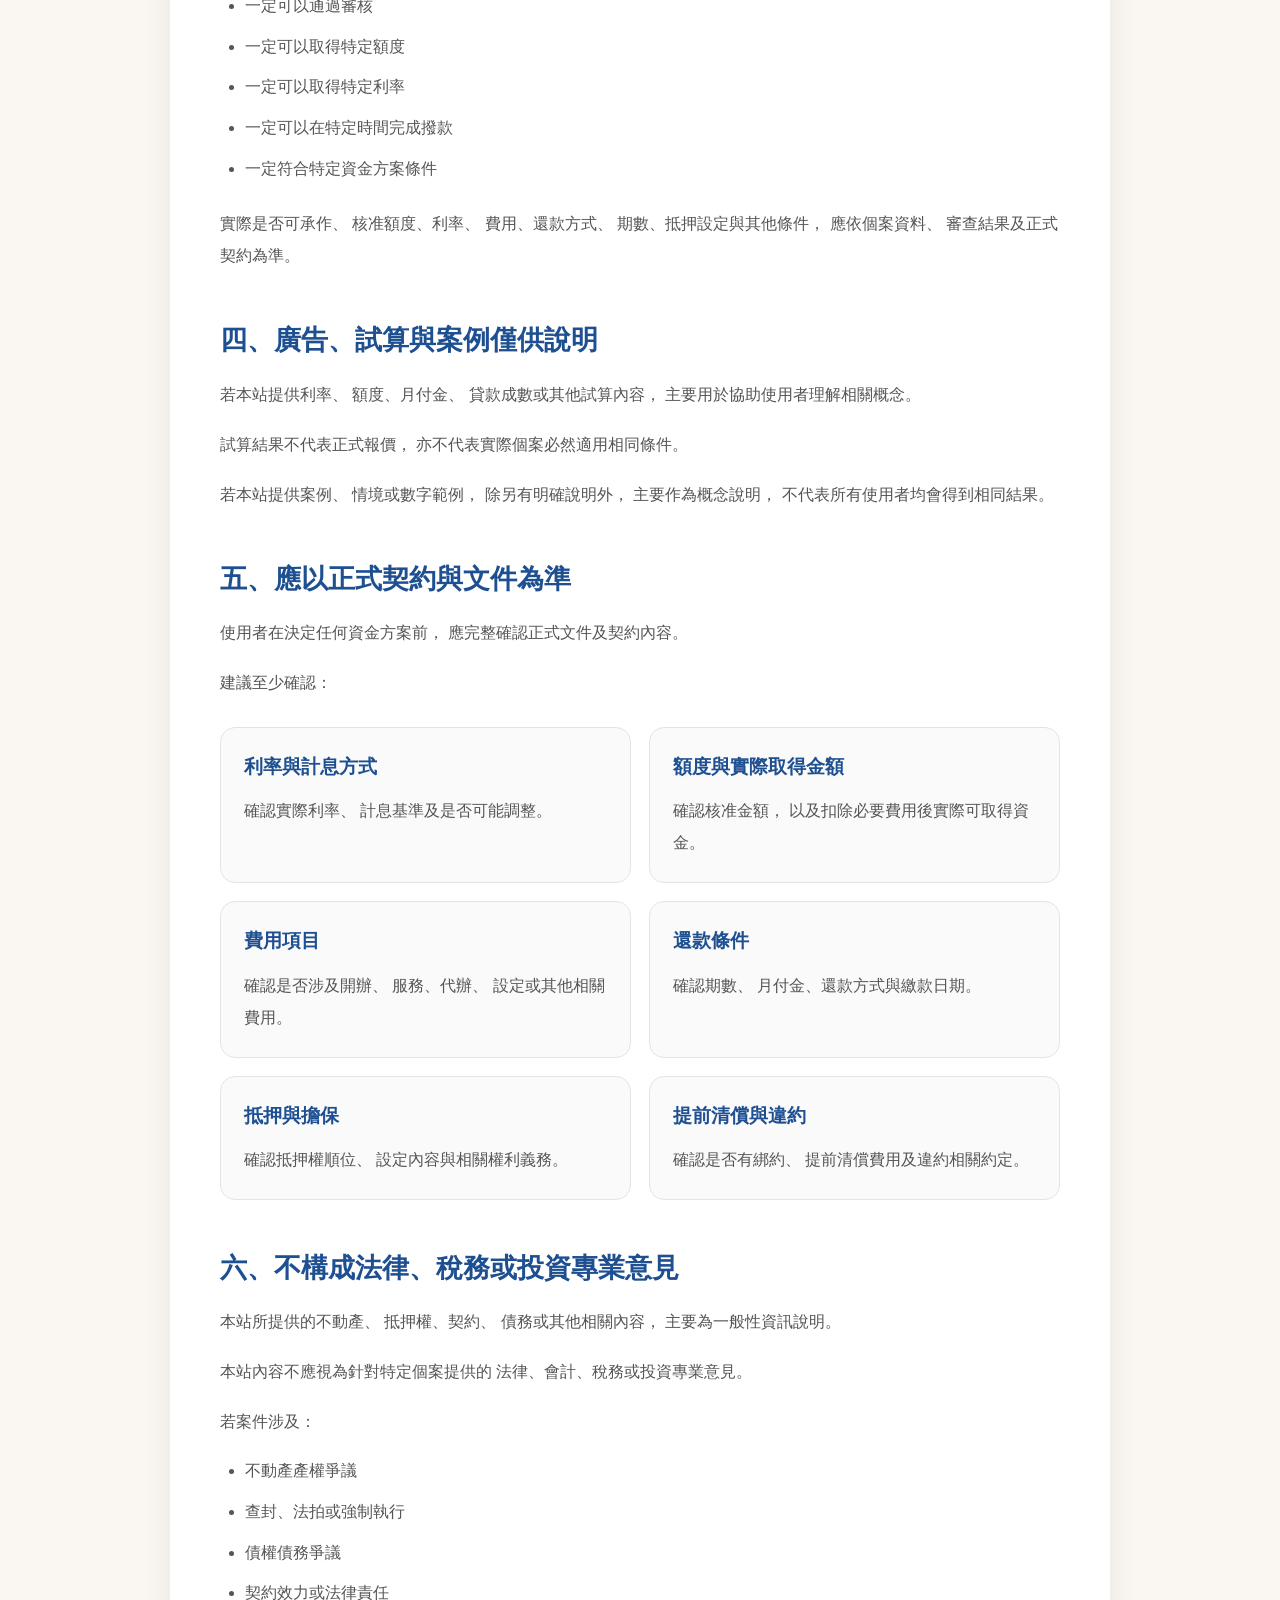
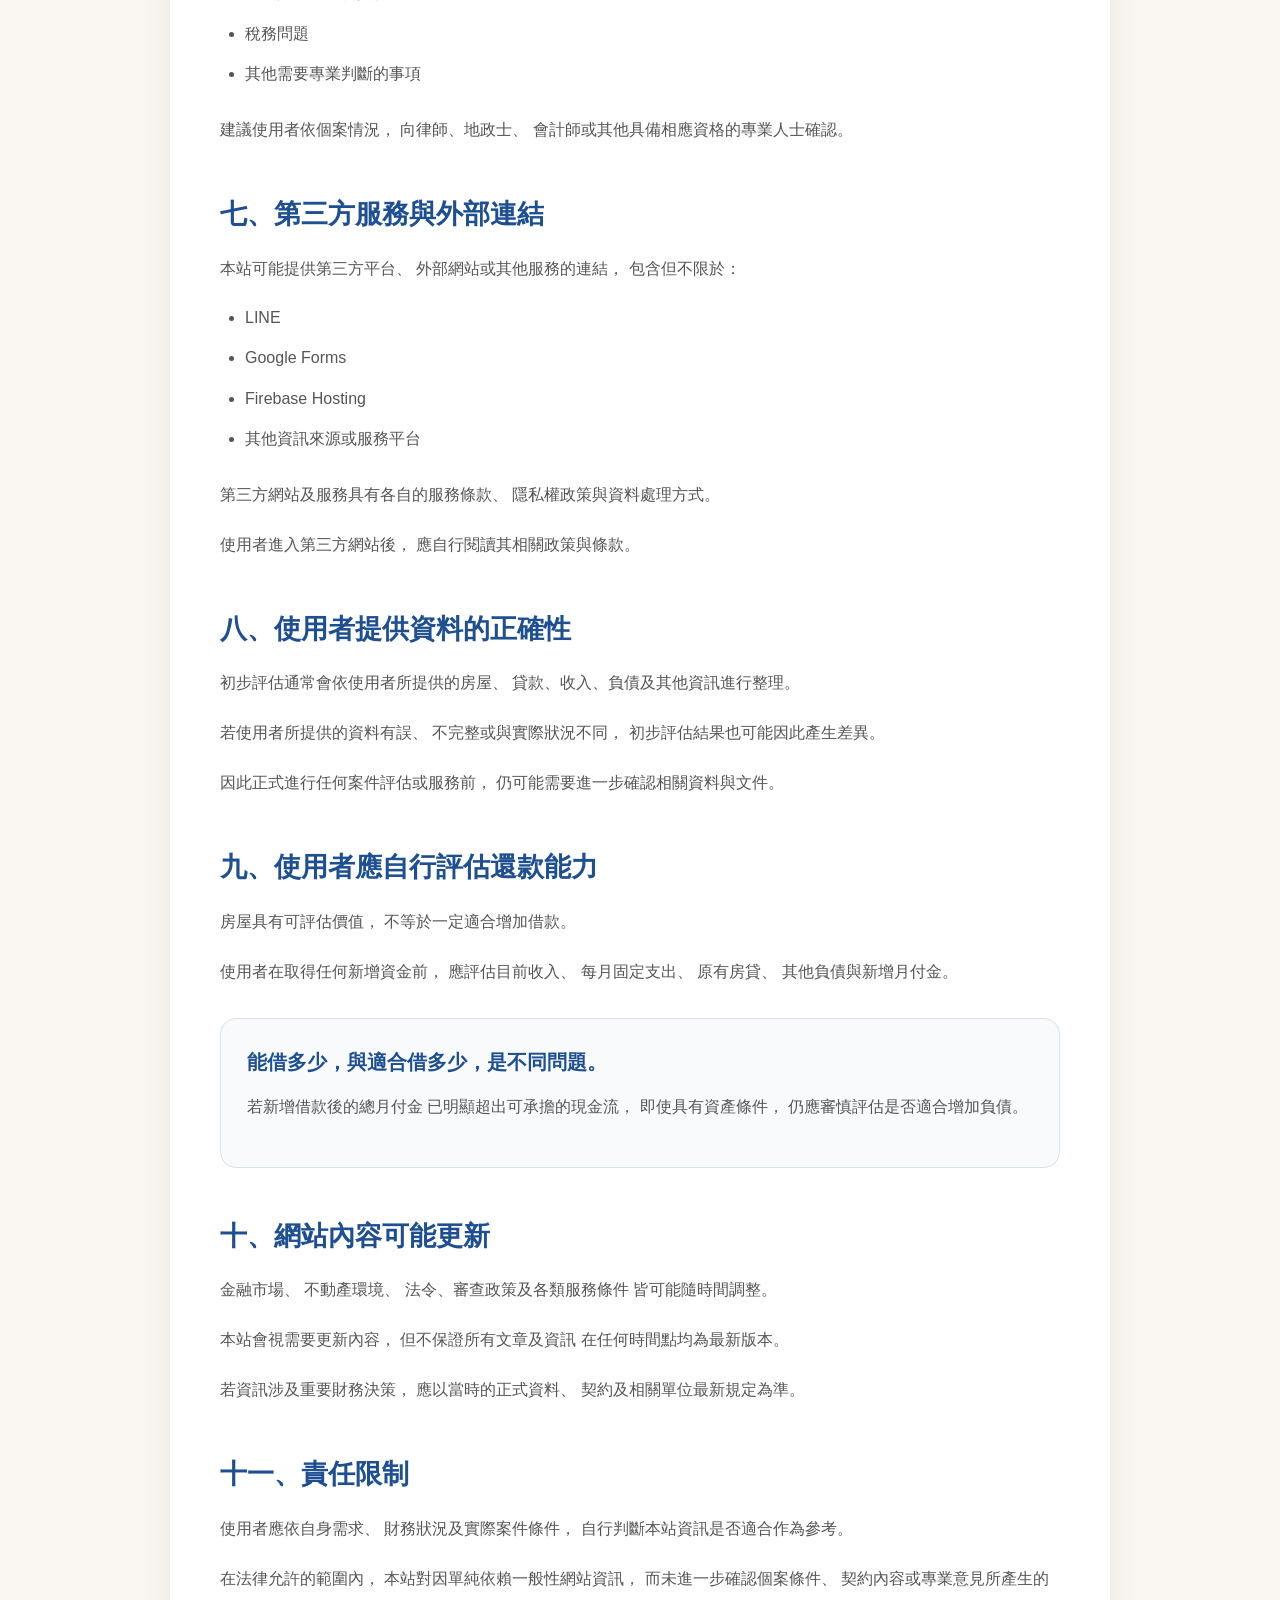
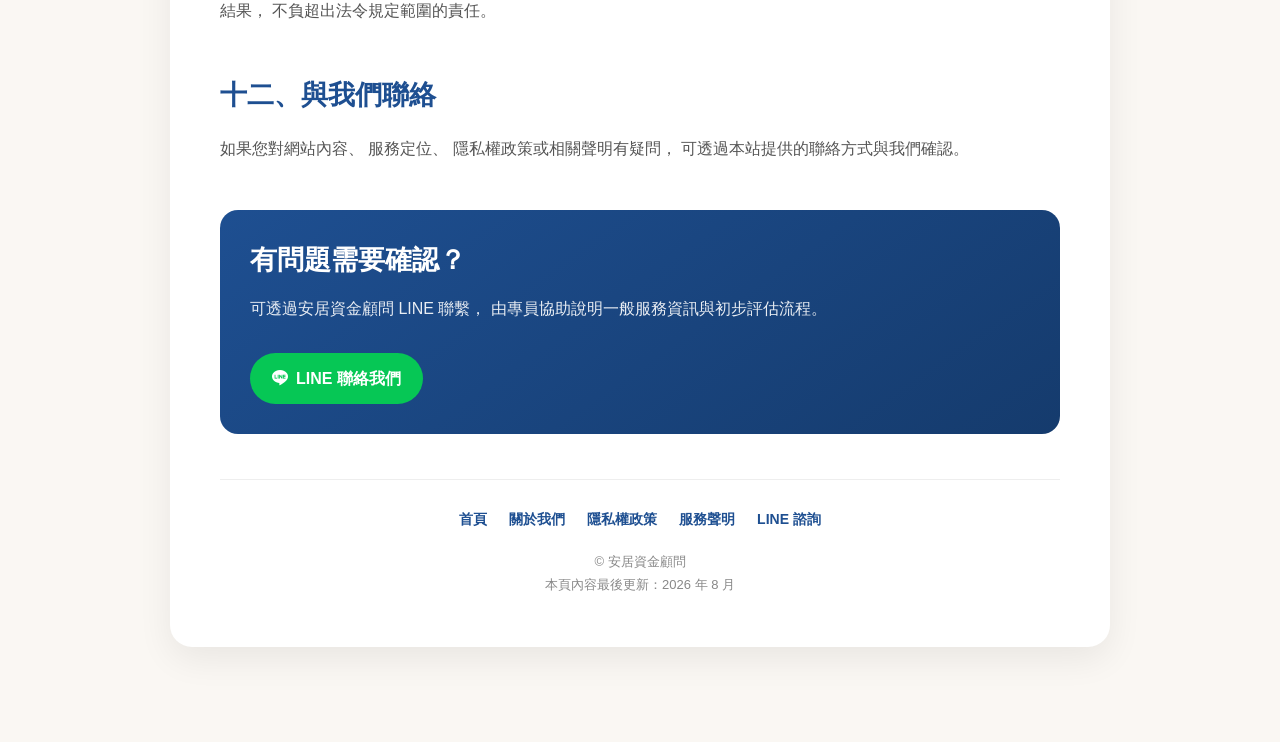
<file: disclaimer.html>
<!DOCTYPE html>
<html lang="zh-Hant-TW">

<head>

    <meta charset="UTF-8">

    <meta
        name="viewport"
        content="width=device-width, initial-scale=1.0"
    >

    <title>服務聲明與免責聲明｜安居資金顧問</title>

    <meta
        name="description"
        content="安居資金顧問服務聲明與免責聲明，說明本站房屋二胎、不動產資金規劃、債務整合等內容僅供一般資訊與初步諮詢參考，實際額度、利率、費用、審查及契約條件依個案與正式文件為準。"
    >

    <meta
        name="robots"
        content="index, follow"
    >

    <link
        rel="canonical"
        href="https://anju-finance-tw.web.app/disclaimer.html"
    >


    <!-- Open Graph -->

    <meta
        property="og:type"
        content="website"
    >

    <meta
        property="og:title"
        content="服務聲明與免責聲明｜安居資金顧問"
    >

    <meta
        property="og:description"
        content="了解安居資金顧問網站資訊、初步諮詢、資金方案及第三方服務的使用界線與重要聲明。"
    >

    <meta
        property="og:url"
        content="https://anju-finance-tw.web.app/disclaimer.html"
    >

    <meta
        property="og:site_name"
        content="安居資金顧問"
    >

    <meta
        property="og:locale"
        content="zh_TW"
    >


    <!-- Icons -->

    <link
        rel="stylesheet"
        href="https://cdn.jsdelivr.net/npm/bootstrap-icons@1.11.3/font/bootstrap-icons.css"
    >


    <!-- Main CSS -->

    <link
        rel="stylesheet"
        href="style.css"
    >


    <style>

        .policy-page {
            padding: 95px 20px;
            background: #faf7f3;
        }

        .policy-container {
            max-width: 940px;
            margin: 0 auto;
        }

        .breadcrumb {
            margin-bottom: 30px;

            color: #777;
            font-size: 14px;
        }

        .breadcrumb a {
            color: #1e4f91;
            text-decoration: none;
        }

        .breadcrumb a:hover {
            text-decoration: underline;
        }

        .policy-header {
            text-align: center;
            margin-bottom: 50px;
        }

        .policy-label {
            display: inline-block;

            margin-bottom: 15px;

            color: #b4883c;

            font-size: 13px;
            font-weight: 800;
            letter-spacing: 2.5px;
        }

        .policy-header h1 {
            margin: 0 auto 20px;

            color: #1e4f91;

            font-size: clamp(34px, 5vw, 48px);
            line-height: 1.4;
            font-weight: 800;
        }

        .policy-header p {
            max-width: 760px;
            margin: 0 auto;

            color: #666;

            line-height: 1.9;
            font-size: 17px;
        }

        .policy-content {
            padding: 50px;

            background: #fff;

            border-radius: 22px;

            box-shadow:
                0 12px 35px rgba(0,0,0,.07);
        }

        .policy-content h2 {
            margin-top: 48px;
            margin-bottom: 18px;

            color: #1e4f91;

            font-size: 27px;
            line-height: 1.5;
        }

        .policy-content h2:first-child {
            margin-top: 0;
        }

        .policy-content h3 {
            margin-top: 26px;
            margin-bottom: 12px;

            color: #222;

            font-size: 20px;
        }

        .policy-content p {
            margin-bottom: 18px;

            color: #555;

            line-height: 2;
            font-size: 16px;
        }

        .policy-content ul {
            padding-left: 25px;
            margin-bottom: 25px;
        }

        .policy-content li {
            margin-bottom: 11px;

            color: #555;

            line-height: 1.85;
        }

        .summary-box {
            margin-bottom: 35px;
            padding: 24px 25px;

            border: 1px solid #e2e7ed;
            border-radius: 15px;

            background: #f8fafc;
        }

        .summary-box p:last-child {
            margin-bottom: 0;
        }

        .notice-box {
            margin: 28px 0;
            padding: 20px 22px;

            border-left: 4px solid #b4883c;
            border-radius: 12px;

            background: #f7f3ec;

            color: #555;
            line-height: 1.9;
        }

        .important-box {
            margin: 30px 0;
            padding: 26px;

            border: 1px solid #d7e0eb;
            border-radius: 16px;

            background: #f8fafc;
        }

        .important-box h3 {
            margin-top: 0;
            color: #1e4f91;
        }

        .statement-grid {
            display: grid;
            grid-template-columns: 1fr 1fr;
            gap: 18px;

            margin: 28px 0;
        }

        .statement-card {
            padding: 23px;

            border: 1px solid #e4e4e4;
            border-radius: 15px;

            background: #fafafa;
        }

        .statement-card h3 {
            margin-top: 0;

            color: #1e4f91;
            font-size: 19px;
        }

        .statement-card p {
            margin-bottom: 0;
        }

        .contact-box {
            margin-top: 45px;
            padding: 30px;

            border-radius: 18px;

            background:
                linear-gradient(
                    145deg,
                    #1e4f91,
                    #153b6d
                );

            color: #fff;
        }

        .contact-box h2 {
            margin-top: 0;
            margin-bottom: 12px;

            color: #fff;
        }

        .contact-box p {
            color: rgba(255,255,255,.9);
        }

        .contact-box a {
            display: inline-flex;
            align-items: center;
            gap: 8px;

            margin-top: 10px;
            padding: 12px 22px;

            border-radius: 999px;

            background: #06c755;
            color: #fff;

            text-decoration: none;
            font-weight: 700;
        }

        .footer-nav {
            margin-top: 45px;
            padding-top: 28px;

            border-top: 1px solid #eee;

            text-align: center;
        }

        .footer-nav-links {
            display: flex;
            flex-wrap: wrap;
            justify-content: center;

            gap: 12px 22px;

            margin-bottom: 18px;
        }

        .footer-nav-links a {
            color: #1e4f91;

            text-decoration: none;

            font-size: 14px;
            font-weight: 700;
        }

        .footer-nav-links a:hover {
            text-decoration: underline;
        }

        .footer-note {
            color: #888;

            font-size: 13px;
            line-height: 1.8;
        }


        @media (max-width: 768px) {

            .policy-page {
                padding: 70px 15px;
            }

            .policy-content {
                padding: 28px 22px;
            }

            .policy-header h1 {
                font-size: 31px;
            }

            .policy-header p {
                font-size: 16px;
            }

            .policy-content h2 {
                font-size: 23px;
            }

            .statement-grid {
                grid-template-columns: 1fr;
            }

            .contact-box {
                padding: 26px 22px;
            }

            .footer-nav-links {
                flex-direction: column;
                gap: 12px;
            }

        }

    </style>


    <!-- WebPage Schema -->

    <script type="application/ld+json">
    {
        "@context": "https://schema.org",
        "@type": "WebPage",
        "name": "服務聲明與免責聲明",
        "description": "安居資金顧問網站服務聲明與免責聲明。",
        "url": "https://anju-finance-tw.web.app/disclaimer.html",
        "inLanguage": "zh-Hant-TW",
        "isPartOf": {
            "@type": "WebSite",
            "name": "安居資金顧問",
            "url": "https://anju-finance-tw.web.app/"
        }
    }
    </script>

</head>


<body>


    <main class="policy-page">

        <div class="policy-container">


            <!-- Breadcrumb -->

            <nav
                class="breadcrumb"
                aria-label="麵包屑導覽"
            >

                <a href="index.html">
                    安居資金顧問
                </a>

                <span> › </span>

                <span>
                    服務聲明
                </span>

            </nav>


            <!-- Header -->

            <header class="policy-header">

                <span class="policy-label">
                    SERVICE DISCLAIMER
                </span>

                <h1>
                    服務聲明與免責聲明
                </h1>

                <p>
                    為避免使用者對網站資訊、
                    初步評估或資金規劃內容產生誤解，
                    請在使用本站服務與資訊前，
                    詳細閱讀以下說明。
                </p>

            </header>


            <section class="policy-content">


                <div class="summary-box">

                    <p>
                        安居資金顧問網站提供的房屋二胎、
                        不動產資金規劃、
                        債務整合及相關內容，
                        主要作為一般資訊整理與初步諮詢參考。
                    </p>

                    <p>
                        網站上的文字、
                        試算、文章或初步評估結果，
                        均不代表任何金融機構、
                        資金提供者或其他單位
                        已核准特定案件或承諾提供特定條件。
                    </p>

                </div>


                <!-- 01 -->

                <h2>
                    一、本站服務定位
                </h2>

                <p>
                    安居資金顧問提供不動產資金規劃相關資訊、
                    一般性內容整理與初步諮詢，
                    協助使用者了解房屋條件、
                    既有負債、資金需求及可能需要進一步評估的方向。
                </p>

                <p>
                    本站並不因使用者瀏覽網站、
                    填寫表單或進行初步諮詢，
                    即代表任何貸款、
                    借貸、媒合或其他契約已成立。
                </p>

                <div class="notice-box">

                    <strong>
                        初步評估不等於核准，
                        亦不代表一定可以取得特定額度或條件。
                    </strong>

                </div>


                <!-- 02 -->

                <h2>
                    二、網站資訊僅供一般參考
                </h2>

                <p>
                    本站文章及網頁內容，
                    包含但不限於：
                </p>

                <ul>

                    <li>
                        房屋二胎相關說明
                    </li>

                    <li>
                        房屋增貸與二胎差異
                    </li>

                    <li>
                        不動產資金規劃
                    </li>

                    <li>
                        房貸與負債整理
                    </li>

                    <li>
                        二胎利率與成本說明
                    </li>

                    <li>
                        申請條件、流程與文件整理
                    </li>

                </ul>

                <p>
                    上述內容均以一般性資訊整理為目的，
                    實際個案可能因房屋、
                    產權、收入、信用、
                    負債、抵押順位、
                    市場狀況及其他因素而有所不同。
                </p>


                <!-- 03 -->

                <h2>
                    三、不保證核貸、額度或利率
                </h2>

                <p>
                    本站不保證任何使用者：
                </p>

                <ul>

                    <li>
                        一定可以通過審核
                    </li>

                    <li>
                        一定可以取得特定額度
                    </li>

                    <li>
                        一定可以取得特定利率
                    </li>

                    <li>
                        一定可以在特定時間完成撥款
                    </li>

                    <li>
                        一定符合特定資金方案條件
                    </li>

                </ul>

                <p>
                    實際是否可承作、
                    核准額度、利率、
                    費用、還款方式、
                    期數、抵押設定與其他條件，
                    應依個案資料、
                    審查結果及正式契約為準。
                </p>


                <!-- 04 -->

                <h2>
                    四、廣告、試算與案例僅供說明
                </h2>

                <p>
                    若本站提供利率、
                    額度、月付金、
                    貸款成數或其他試算內容，
                    主要用於協助使用者理解相關概念。
                </p>

                <p>
                    試算結果不代表正式報價，
                    亦不代表實際個案必然適用相同條件。
                </p>

                <p>
                    若本站提供案例、
                    情境或數字範例，
                    除另有明確說明外，
                    主要作為概念說明，
                    不代表所有使用者均會得到相同結果。
                </p>


                <!-- 05 -->

                <h2>
                    五、應以正式契約與文件為準
                </h2>

                <p>
                    使用者在決定任何資金方案前，
                    應完整確認正式文件及契約內容。
                </p>

                <p>
                    建議至少確認：
                </p>

                <div class="statement-grid">

                    <div class="statement-card">

                        <h3>
                            利率與計息方式
                        </h3>

                        <p>
                            確認實際利率、
                            計息基準及是否可能調整。
                        </p>

                    </div>


                    <div class="statement-card">

                        <h3>
                            額度與實際取得金額
                        </h3>

                        <p>
                            確認核准金額，
                            以及扣除必要費用後實際可取得資金。
                        </p>

                    </div>


                    <div class="statement-card">

                        <h3>
                            費用項目
                        </h3>

                        <p>
                            確認是否涉及開辦、
                            服務、代辦、
                            設定或其他相關費用。
                        </p>

                    </div>


                    <div class="statement-card">

                        <h3>
                            還款條件
                        </h3>

                        <p>
                            確認期數、
                            月付金、還款方式與繳款日期。
                        </p>

                    </div>


                    <div class="statement-card">

                        <h3>
                            抵押與擔保
                        </h3>

                        <p>
                            確認抵押權順位、
                            設定內容與相關權利義務。
                        </p>

                    </div>


                    <div class="statement-card">

                        <h3>
                            提前清償與違約
                        </h3>

                        <p>
                            確認是否有綁約、
                            提前清償費用及違約相關約定。
                        </p>

                    </div>

                </div>


                <!-- 06 -->

                <h2>
                    六、不構成法律、稅務或投資專業意見
                </h2>

                <p>
                    本站所提供的不動產、
                    抵押權、契約、
                    債務或其他相關內容，
                    主要為一般性資訊說明。
                </p>

                <p>
                    本站內容不應視為針對特定個案提供的
                    法律、會計、稅務或投資專業意見。
                </p>

                <p>
                    若案件涉及：
                </p>

                <ul>

                    <li>
                        不動產產權爭議
                    </li>

                    <li>
                        查封、法拍或強制執行
                    </li>

                    <li>
                        債權債務爭議
                    </li>

                    <li>
                        契約效力或法律責任
                    </li>

                    <li>
                        稅務問題
                    </li>

                    <li>
                        其他需要專業判斷的事項
                    </li>

                </ul>

                <p>
                    建議使用者依個案情況，
                    向律師、地政士、
                    會計師或其他具備相應資格的專業人士確認。
                </p>


                <!-- 07 -->

                <h2>
                    七、第三方服務與外部連結
                </h2>

                <p>
                    本站可能提供第三方平台、
                    外部網站或其他服務的連結，
                    包含但不限於：
                </p>

                <ul>

                    <li>
                        LINE
                    </li>

                    <li>
                        Google Forms
                    </li>

                    <li>
                        Firebase Hosting
                    </li>

                    <li>
                        其他資訊來源或服務平台
                    </li>

                </ul>

                <p>
                    第三方網站及服務具有各自的服務條款、
                    隱私權政策與資料處理方式。
                </p>

                <p>
                    使用者進入第三方網站後，
                    應自行閱讀其相關政策與條款。
                </p>


                <!-- 08 -->

                <h2>
                    八、使用者提供資料的正確性
                </h2>

                <p>
                    初步評估通常會依使用者所提供的房屋、
                    貸款、收入、負債及其他資訊進行整理。
                </p>

                <p>
                    若使用者所提供的資料有誤、
                    不完整或與實際狀況不同，
                    初步評估結果也可能因此產生差異。
                </p>

                <p>
                    因此正式進行任何案件評估或服務前，
                    仍可能需要進一步確認相關資料與文件。
                </p>


                <!-- 09 -->

                <h2>
                    九、使用者應自行評估還款能力
                </h2>

                <p>
                    房屋具有可評估價值，
                    不等於一定適合增加借款。
                </p>

                <p>
                    使用者在取得任何新增資金前，
                    應評估目前收入、
                    每月固定支出、
                    原有房貸、
                    其他負債與新增月付金。
                </p>

                <div class="important-box">

                    <h3>
                        能借多少，與適合借多少，是不同問題。
                    </h3>

                    <p>
                        若新增借款後的總月付金
                        已明顯超出可承擔的現金流，
                        即使具有資產條件，
                        仍應審慎評估是否適合增加負債。
                    </p>

                </div>


                <!-- 10 -->

                <h2>
                    十、網站內容可能更新
                </h2>

                <p>
                    金融市場、
                    不動產環境、
                    法令、審查政策及各類服務條件
                    皆可能隨時間調整。
                </p>

                <p>
                    本站會視需要更新內容，
                    但不保證所有文章及資訊
                    在任何時間點均為最新版本。
                </p>

                <p>
                    若資訊涉及重要財務決策，
                    應以當時的正式資料、
                    契約及相關單位最新規定為準。
                </p>


                <!-- 11 -->

                <h2>
                    十一、責任限制
                </h2>

                <p>
                    使用者應依自身需求、
                    財務狀況及實際案件條件，
                    自行判斷本站資訊是否適合作為參考。
                </p>

                <p>
                    在法律允許的範圍內，
                    本站對因單純依賴一般性網站資訊，
                    而未進一步確認個案條件、
                    契約內容或專業意見所產生的結果，
                    不負超出法令規定範圍的責任。
                </p>


                <!-- 12 -->

                <h2>
                    十二、與我們聯絡
                </h2>

                <p>
                    如果您對網站內容、
                    服務定位、
                    隱私權政策或相關聲明有疑問，
                    可透過本站提供的聯絡方式與我們確認。
                </p>


                <div class="contact-box">

                    <h2>
                        有問題需要確認？
                    </h2>

                    <p>
                        可透過安居資金顧問 LINE 聯繫，
                        由專員協助說明一般服務資訊與初步評估流程。
                    </p>

                    <a
                        href="https://lin.ee/9uCF5xJ"
                        target="_blank"
                        rel="noopener noreferrer"
                    >

                        <i class="bi bi-line"></i>

                        LINE 聯絡我們

                    </a>

                </div>


                <!-- Footer Navigation -->

                <nav
                    class="footer-nav"
                    aria-label="頁尾導覽"
                >

                    <div class="footer-nav-links">

                        <a href="index.html">
                            首頁
                        </a>

                        <a href="about.html">
                            關於我們
                        </a>

                        <a href="privacy.html">
                            隱私權政策
                        </a>

                        <a href="disclaimer.html">
                            服務聲明
                        </a>

                        <a
                            href="https://lin.ee/9uCF5xJ"
                            target="_blank"
                            rel="noopener noreferrer"
                        >
                            LINE 諮詢
                        </a>

                    </div>

                    <div class="footer-note">

                        © 安居資金顧問
                        <br>
                        本頁內容最後更新：2026 年 8 月

                    </div>

                </nav>


            </section>


        </div>

    </main>


</body>

</html>
</file>
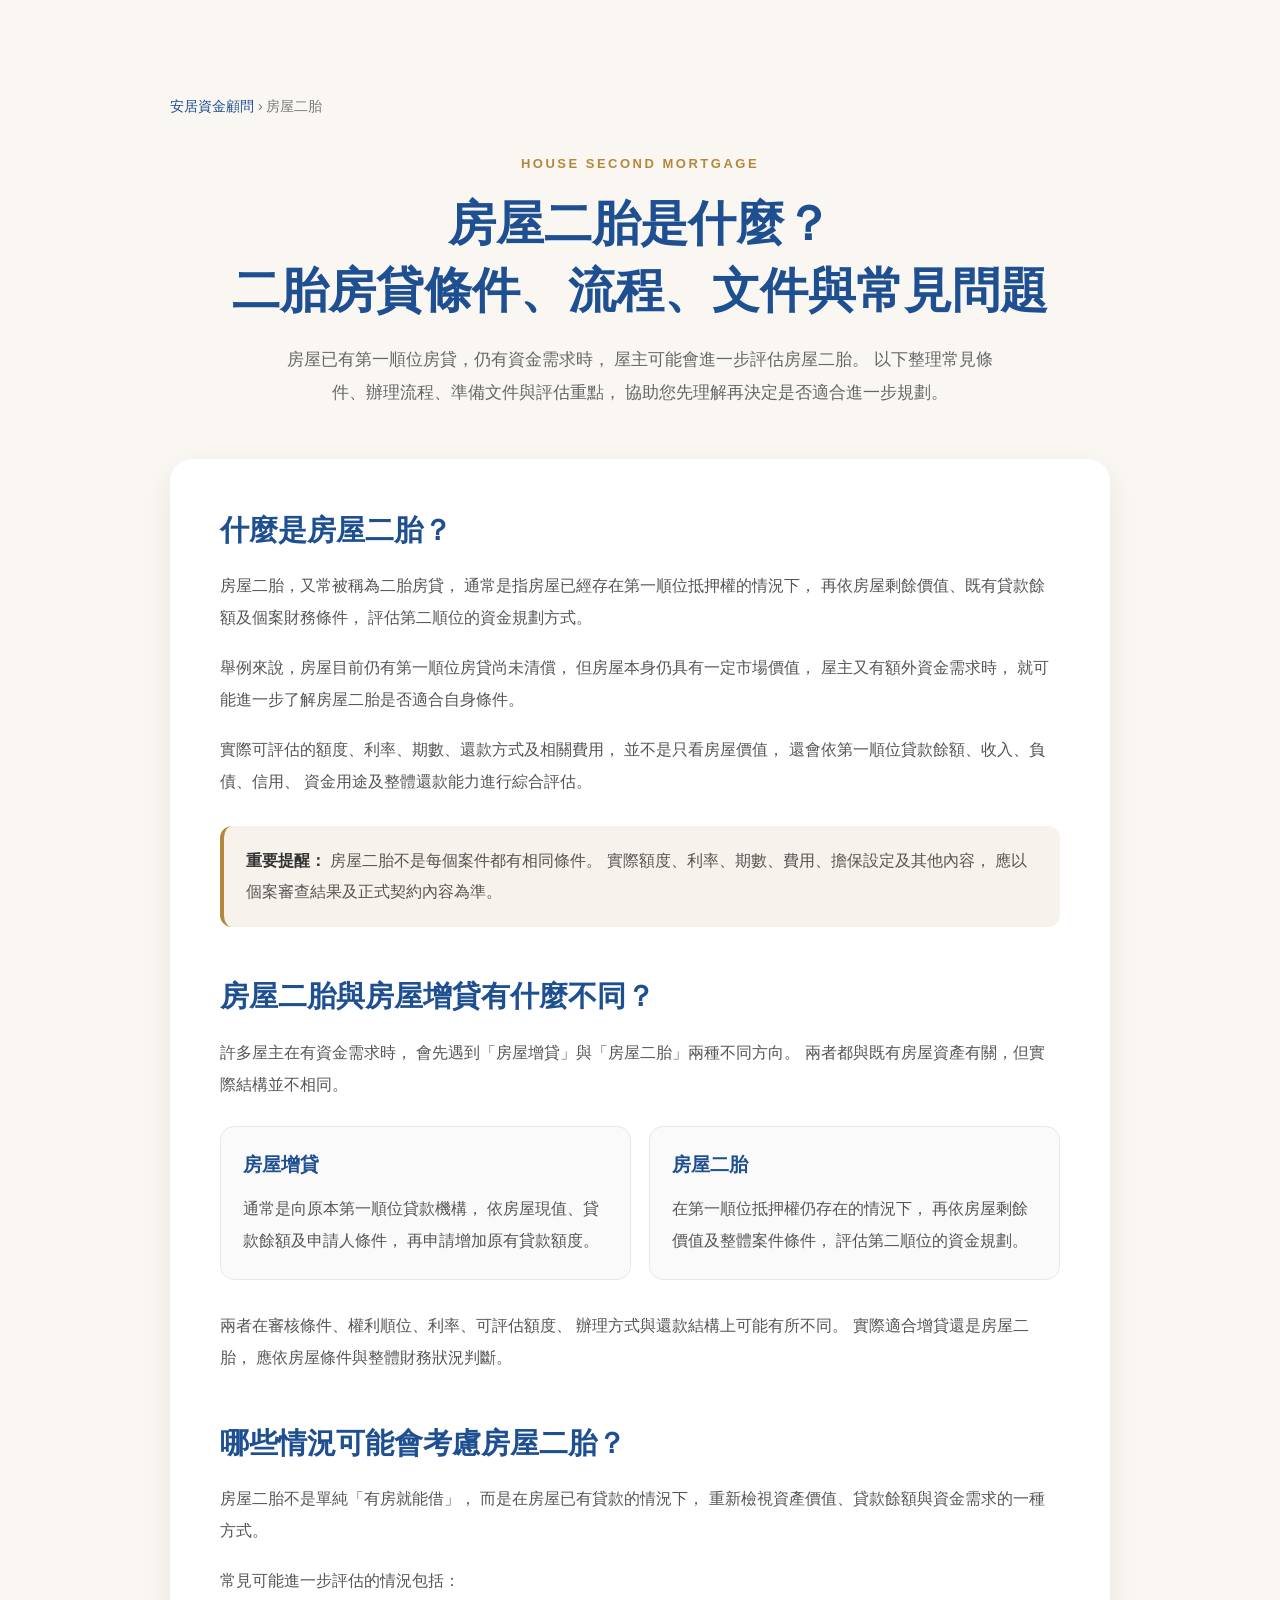
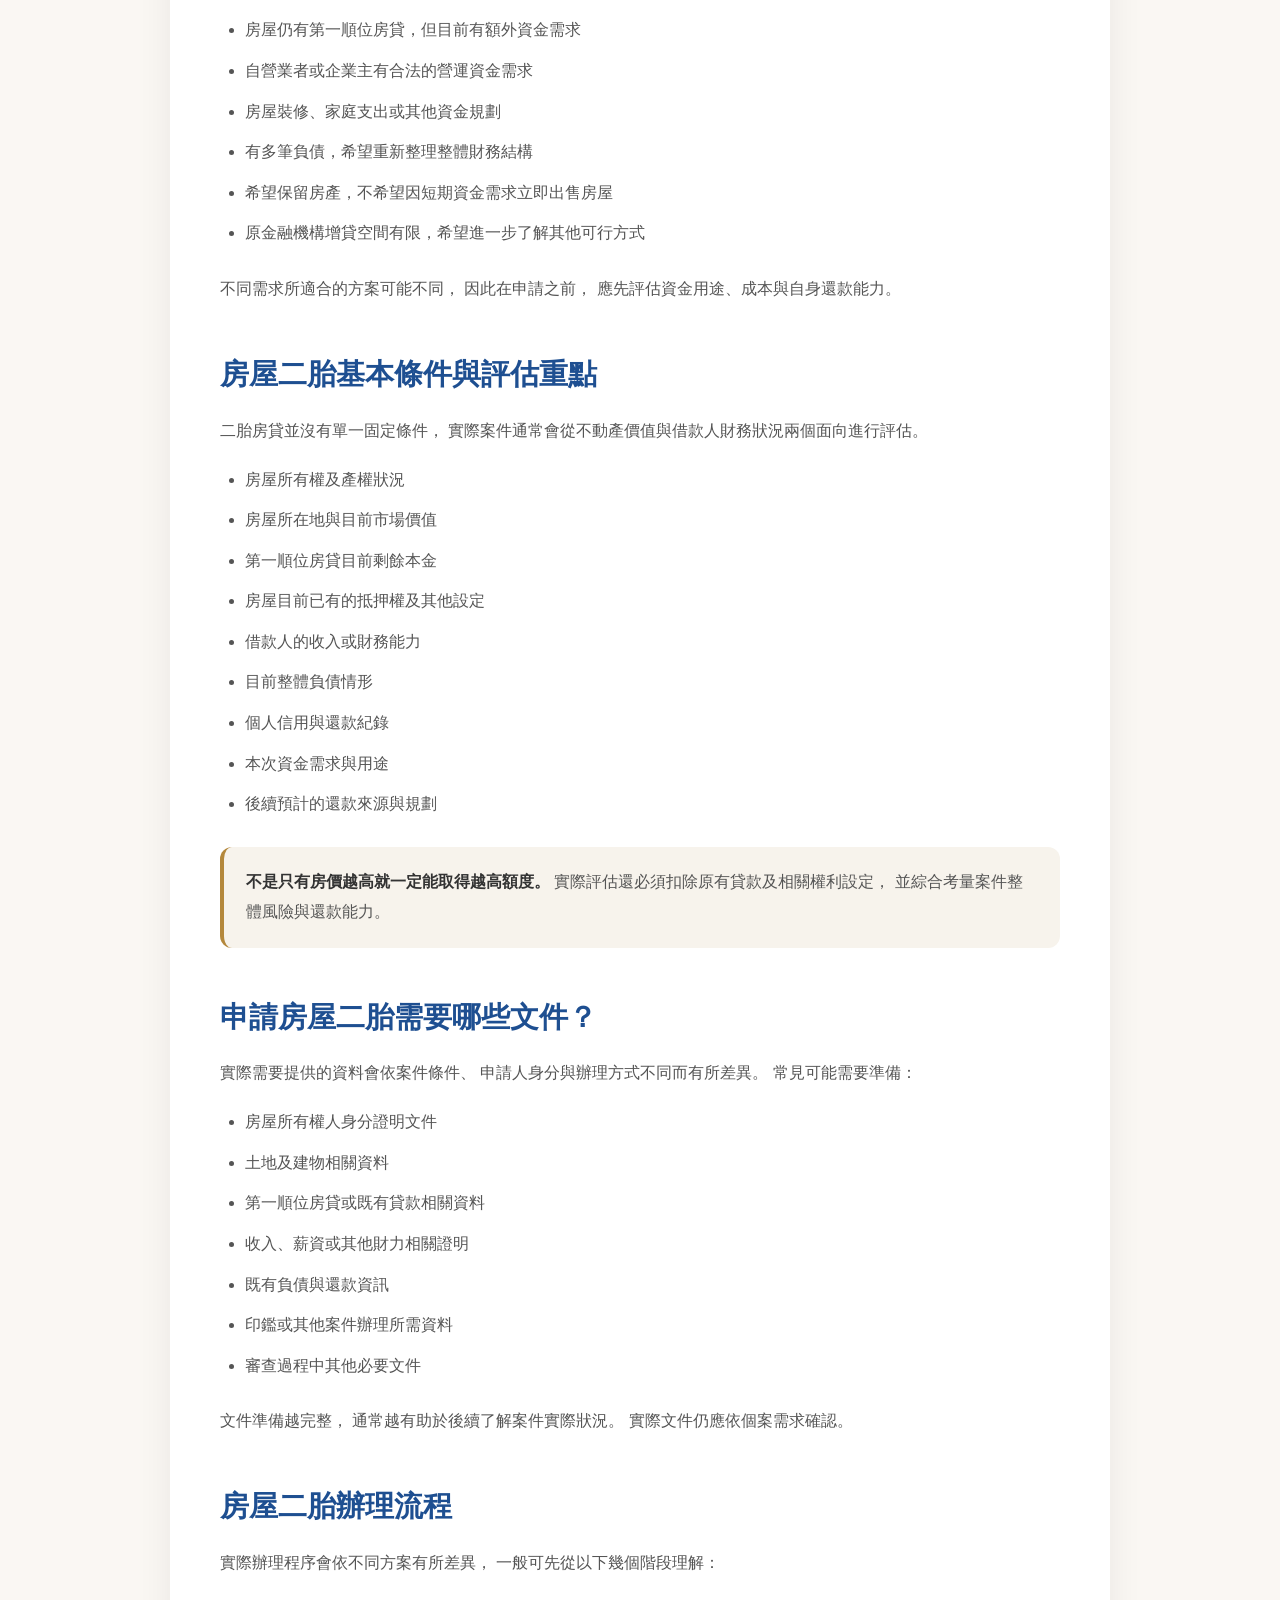
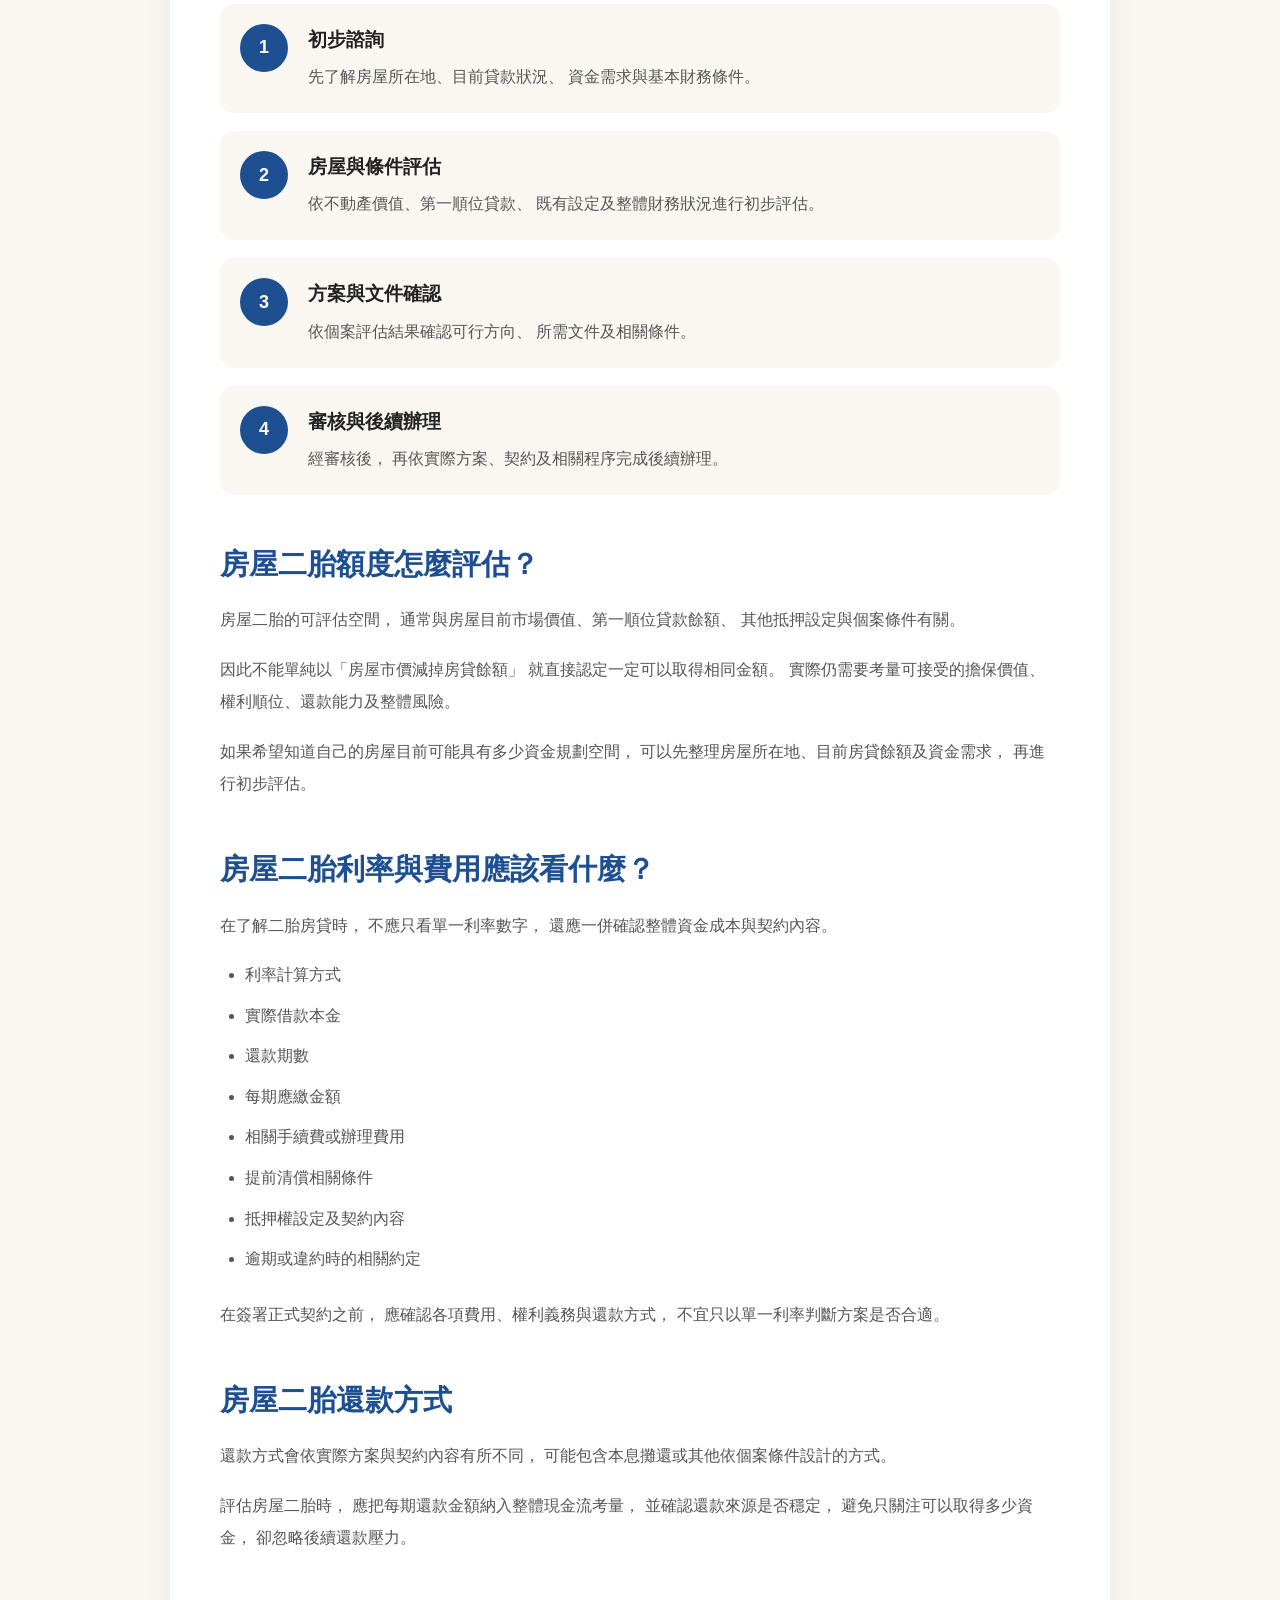
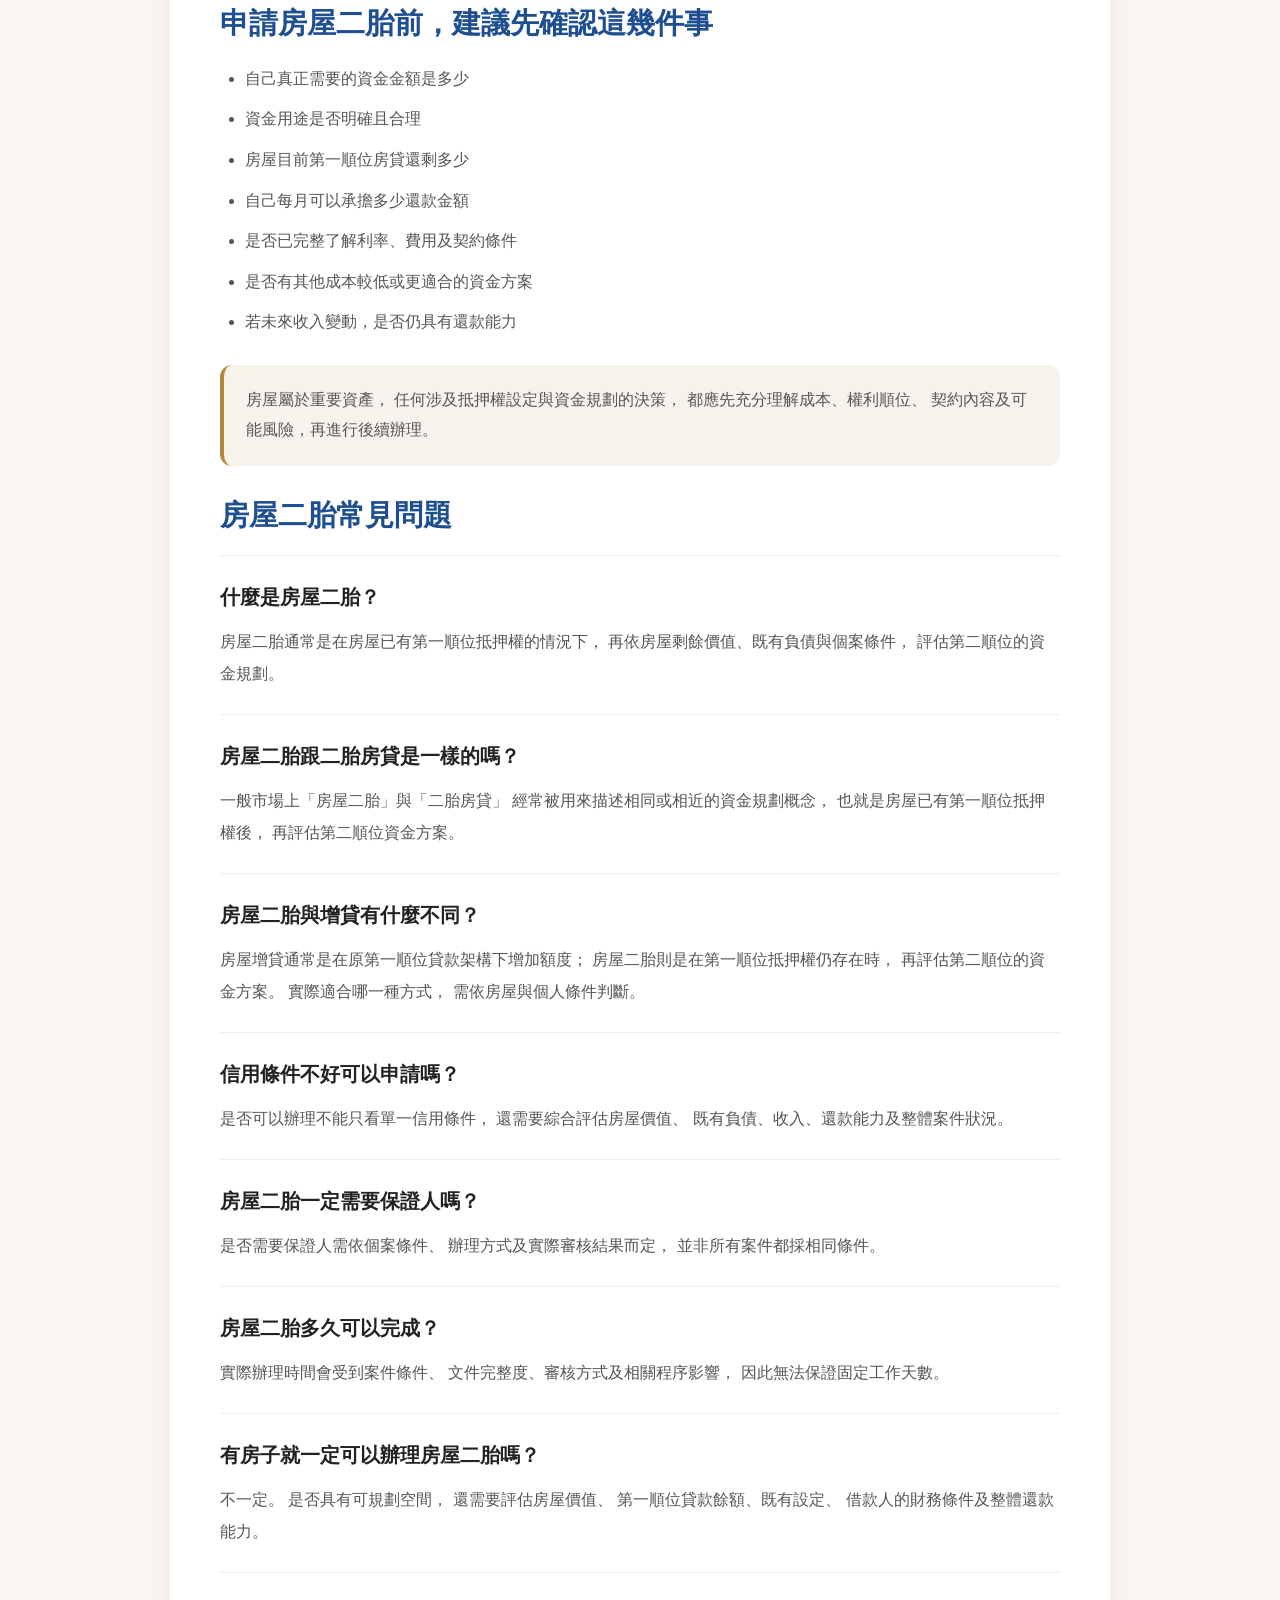
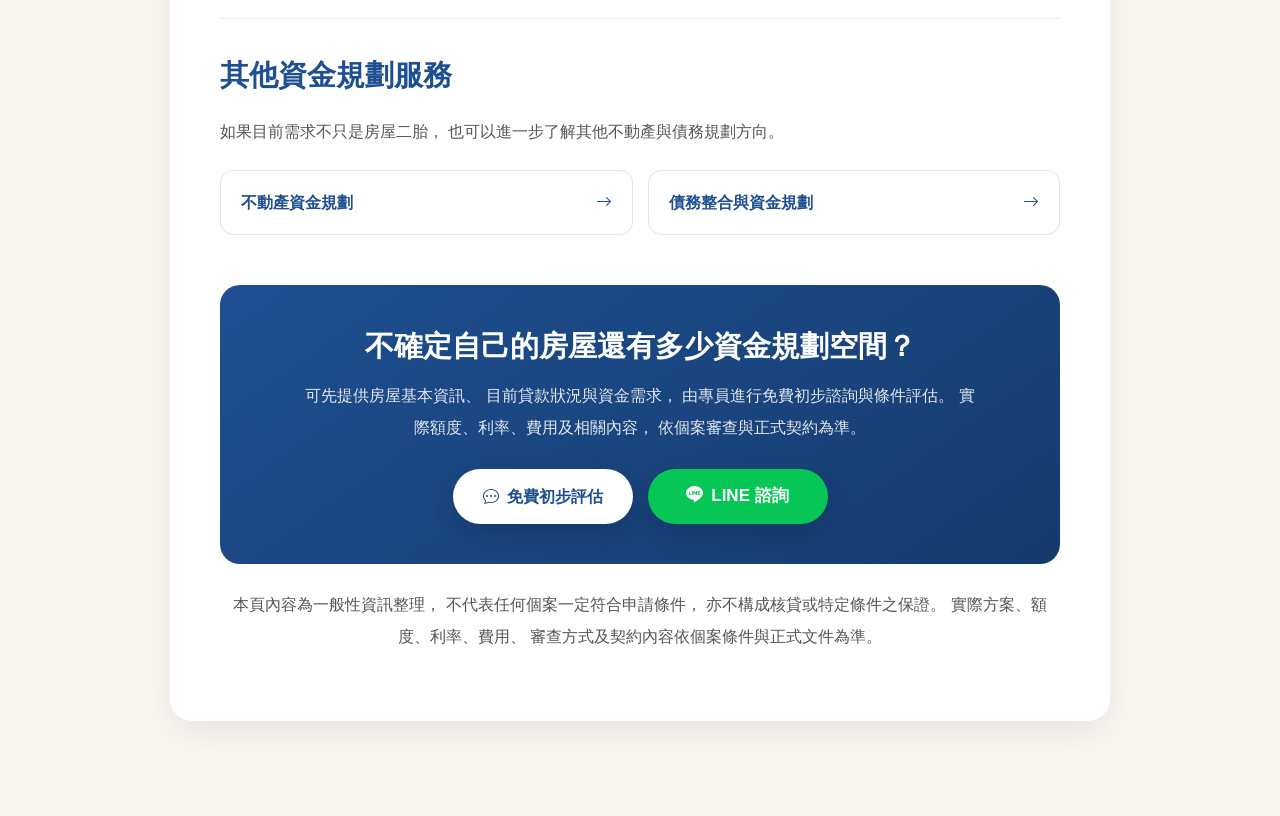
<file: house-second-mortgage.html>
<!DOCTYPE html>
<html lang="zh-Hant-TW">

<head>

    <meta charset="UTF-8">

    <meta
        name="viewport"
        content="width=device-width, initial-scale=1.0"
    >

    <title>房屋二胎是什麼？二胎房貸條件、流程、文件與常見問題｜安居資金顧問</title>

    <meta
        name="description"
        content="房屋二胎是什麼？安居資金顧問整理二胎房貸條件、申請文件、辦理流程、還款方式、房屋增貸差異與常見問題，協助屋主先了解房屋二胎的評估重點。"
    >

    <meta
        name="robots"
        content="index, follow"
    >

    <link
        rel="canonical"
        href="https://anju-finance-tw.web.app/house-second-mortgage.html"
    >


    <!-- Open Graph -->

    <meta
        property="og:type"
        content="article"
    >

    <meta
        property="og:title"
        content="房屋二胎是什麼？二胎房貸條件、流程、文件與常見問題"
    >

    <meta
        property="og:description"
        content="了解房屋二胎、二胎房貸條件、申請文件、辦理流程、房屋增貸差異與常見問題。"
    >

    <meta
        property="og:url"
        content="https://anju-finance-tw.web.app/house-second-mortgage.html"
    >

    <meta
        property="og:site_name"
        content="安居資金顧問"
    >

    <meta
        property="og:locale"
        content="zh_TW"
    >


    <!-- Icons -->

    <link
        rel="stylesheet"
        href="https://cdn.jsdelivr.net/npm/bootstrap-icons@1.11.3/font/bootstrap-icons.css"
    >


    <!-- Main CSS -->

    <link
        rel="stylesheet"
        href="style.css"
    >


    <!-- Article Page CSS -->

    <style>

        .article-page {
            padding: 95px 20px;
            background: #faf7f3;
        }

        .article-container {
            max-width: 940px;
            margin: 0 auto;
        }

        .article-header {
            text-align: center;
            margin-bottom: 50px;
        }

        .article-label {
            display: inline-block;

            margin-bottom: 15px;

            color: #b4883c;

            font-size: 13px;
            font-weight: 800;
            letter-spacing: 2.5px;
        }

        .article-header h1 {
            max-width: 850px;
            margin: 0 auto 20px;

            color: #1e4f91;

            font-size: clamp(34px, 5vw, 48px);
            line-height: 1.4;
            font-weight: 800;
        }

        .article-header p {
            max-width: 720px;
            margin: 0 auto;

            color: #666;
            line-height: 1.9;
            font-size: 17px;
        }

        .breadcrumb {
            margin-bottom: 30px;

            color: #777;
            font-size: 14px;
        }

        .breadcrumb a {
            color: #1e4f91;
            text-decoration: none;
        }

        .breadcrumb a:hover {
            text-decoration: underline;
        }

        .article-content {
            background: #fff;

            padding: 50px;

            border-radius: 22px;

            box-shadow:
                0 12px 35px rgba(0,0,0,.07);
        }

        .article-content h2 {
            margin-top: 48px;
            margin-bottom: 18px;

            color: #1e4f91;

            font-size: 29px;
            line-height: 1.5;
        }

        .article-content h2:first-child {
            margin-top: 0;
        }

        .article-content h3 {
            margin-top: 30px;
            margin-bottom: 12px;

            color: #222;

            font-size: 21px;
        }

        .article-content p {
            margin-bottom: 18px;

            color: #555;

            line-height: 2;
            font-size: 16px;
        }

        .article-content ul {
            padding-left: 25px;
            margin-bottom: 25px;
        }

        .article-content li {
            margin-bottom: 11px;

            color: #555;

            line-height: 1.85;
        }

        .article-content strong {
            color: #333;
        }

        .notice-box {
            margin: 28px 0;
            padding: 20px 22px;

            border-left: 4px solid #b4883c;
            border-radius: 12px;

            background: #f7f3ec;

            color: #555;
            line-height: 1.9;
        }

        .comparison-box {
            display: grid;
            grid-template-columns: 1fr 1fr;
            gap: 18px;

            margin: 25px 0 30px;
        }

        .comparison-card {
            padding: 22px;

            border: 1px solid #e8e8e8;
            border-radius: 14px;

            background: #fafafa;
        }

        .comparison-card h3 {
            margin-top: 0;

            color: #1e4f91;

            font-size: 19px;
        }

        .comparison-card p {
            margin-bottom: 0;
        }

        .process-list {
            display: grid;
            gap: 18px;

            margin-top: 25px;
        }

        .process-item {
            display: grid;
            grid-template-columns: 52px 1fr;
            gap: 16px;

            align-items: start;

            padding: 20px;

            border-radius: 14px;

            background: #faf7f3;
        }

        .process-number {
            width: 48px;
            height: 48px;

            display: flex;
            align-items: center;
            justify-content: center;

            border-radius: 50%;

            background: #1e4f91;
            color: #fff;

            font-size: 18px;
            font-weight: 800;
        }

        .process-item h3 {
            margin: 0 0 5px;

            font-size: 19px;
        }

        .process-item p {
            margin-bottom: 0;
        }

        .faq-section {
            margin-top: 10px;
        }

        .faq-box {
            padding: 24px 0;

            border-top: 1px solid #eee;
        }

        .faq-box:last-child {
            border-bottom: 1px solid #eee;
        }

        .faq-box h3 {
            margin-top: 0;

            color: #222;

            font-size: 20px;
        }

        .faq-box p {
            margin-bottom: 0;
        }

        .related-services {
            margin-top: 45px;
            padding-top: 35px;

            border-top: 1px solid #eee;
        }

        .related-services h2 {
            margin-top: 0;
        }

        .related-links {
            display: grid;
            grid-template-columns: repeat(2, 1fr);
            gap: 15px;

            margin-top: 22px;
        }

        .related-link {
            display: flex;
            align-items: center;
            justify-content: space-between;
            gap: 15px;

            padding: 18px 20px;

            border: 1px solid #dfe5ec;
            border-radius: 13px;

            background: #fff;

            color: #1e4f91;

            text-decoration: none;
            font-weight: 700;

            transition:
                background .25s ease,
                border-color .25s ease,
                transform .25s ease;
        }

        .related-link:hover {
            background: #f4f7fb;
            border-color: #1e4f91;
            transform: translateY(-2px);
        }

        .article-cta {
            margin-top: 50px;
            padding: 40px 28px;

            border-radius: 20px;

            text-align: center;

            background:
                linear-gradient(
                    145deg,
                    #1e4f91,
                    #153b6d
                );

            color: #fff;
        }

        .article-cta h2 {
            margin-top: 0;
            margin-bottom: 12px;

            color: #fff;
        }

        .article-cta p {
            max-width: 680px;
            margin: 0 auto;

            color: rgba(255,255,255,.88);
        }

        .cta-buttons {
            display: flex;
            justify-content: center;
            flex-wrap: wrap;

            gap: 15px;

            margin-top: 25px;
        }

        .cta-buttons a {
            display: inline-flex;
            align-items: center;
            justify-content: center;
            gap: 8px;

            min-width: 180px;

            padding: 13px 24px;

            border-radius: 999px;

            text-decoration: none;
            font-weight: 700;

            transition:
                transform .25s ease,
                box-shadow .25s ease;
        }

        .cta-buttons a:hover {
            transform: translateY(-2px);
        }

        .btn-home {
            background: #fff;
            color: #1e4f91;

            box-shadow:
                0 8px 22px rgba(0,0,0,.15);
        }

        .btn-line {
            background: #06c755;
            color: #fff;

            box-shadow:
                0 8px 22px rgba(0,0,0,.14);
        }

        .article-disclaimer {
            margin-top: 25px;

            color: #777;

            font-size: 13px;
            line-height: 1.8;
            text-align: center;
        }


        @media (max-width: 768px) {

            .article-page {
                padding: 70px 15px;
            }

            .article-content {
                padding: 28px 22px;
            }

            .article-header h1 {
                font-size: 31px;
            }

            .article-header p {
                font-size: 16px;
            }

            .article-content h2 {
                font-size: 24px;
            }

            .comparison-box,
            .related-links {
                grid-template-columns: 1fr;
            }

            .process-item {
                grid-template-columns: 44px 1fr;

                padding: 18px;
            }

            .process-number {
                width: 42px;
                height: 42px;

                font-size: 16px;
            }

            .article-cta {
                padding: 32px 20px;
            }

            .cta-buttons {
                flex-direction: column;
            }

            .cta-buttons a {
                width: 100%;
            }

        }

    </style>


    <!-- WebPage Schema -->

    <script type="application/ld+json">
    {
        "@context": "https://schema.org",
        "@type": "WebPage",
        "name": "房屋二胎是什麼？二胎房貸條件、流程、文件與常見問題",
        "url": "https://anju-finance-tw.web.app/house-second-mortgage.html",
        "description": "整理房屋二胎、二胎房貸基本條件、申請文件、辦理流程、房屋增貸差異、還款方式與常見問題。",
        "inLanguage": "zh-Hant-TW",
        "isPartOf": {
            "@type": "WebSite",
            "name": "安居資金顧問",
            "url": "https://anju-finance-tw.web.app/"
        }
    }
    </script>


    <!-- FAQ Schema -->

    <script type="application/ld+json">
    {
        "@context": "https://schema.org",
        "@type": "FAQPage",
        "mainEntity": [
            {
                "@type": "Question",
                "name": "什麼是房屋二胎？",
                "acceptedAnswer": {
                    "@type": "Answer",
                    "text": "房屋二胎通常是指房屋已有第一順位抵押權後，再依房屋剩餘價值、既有債務及個案條件評估第二順位的資金規劃方式。實際是否可辦理及相關條件，仍需依案件審查結果為準。"
                }
            },
            {
                "@type": "Question",
                "name": "房屋二胎與房屋增貸有什麼不同？",
                "acceptedAnswer": {
                    "@type": "Answer",
                    "text": "房屋增貸通常是向既有第一順位貸款機構申請增加貸款額度；房屋二胎則是在第一順位抵押權仍存在的情況下，再依剩餘房屋價值與個案條件評估第二順位資金規劃。"
                }
            },
            {
                "@type": "Question",
                "name": "申請房屋二胎需要哪些文件？",
                "acceptedAnswer": {
                    "@type": "Answer",
                    "text": "常見資料可能包含身分證明、土地與建物相關資料、既有貸款資訊、收入或財力相關證明，以及其他案件審查所需文件。實際文件依個案及辦理方式為準。"
                }
            },
            {
                "@type": "Question",
                "name": "信用條件不好可以申請房屋二胎嗎？",
                "acceptedAnswer": {
                    "@type": "Answer",
                    "text": "是否可辦理仍需依房屋價值、既有負債、收入、還款能力、信用及整體案件條件綜合評估，無法單以單一信用條件判斷。"
                }
            },
            {
                "@type": "Question",
                "name": "房屋二胎一定需要保證人嗎？",
                "acceptedAnswer": {
                    "@type": "Answer",
                    "text": "是否需要保證人需依個案條件及實際審核結果而定，並非所有案件都採相同方式。"
                }
            },
            {
                "@type": "Question",
                "name": "房屋二胎多久可以完成？",
                "acceptedAnswer": {
                    "@type": "Answer",
                    "text": "實際辦理時間會受到案件條件、文件完整度、審核方式及後續流程影響，因此無法保證固定工作天數。"
                }
            }
        ]
    }
    </script>

</head>


<body>


    <main class="article-page">

        <div class="article-container">


            <!-- Breadcrumb -->

            <nav class="breadcrumb" aria-label="麵包屑導覽">

                <a href="index.html">
                    安居資金顧問
                </a>

                <span> › </span>

                <span>
                    房屋二胎
                </span>

            </nav>


            <!-- Header -->

            <header class="article-header">

                <span class="article-label">
                    HOUSE SECOND MORTGAGE
                </span>

                <h1>
                    房屋二胎是什麼？<br>
                    二胎房貸條件、流程、文件與常見問題
                </h1>

                <p>
                    房屋已有第一順位房貸，仍有資金需求時，
                    屋主可能會進一步評估房屋二胎。
                    以下整理常見條件、辦理流程、準備文件與評估重點，
                    協助您先理解再決定是否適合進一步規劃。
                </p>

            </header>


            <article class="article-content">


                <!-- 01 -->

                <h2>
                    什麼是房屋二胎？
                </h2>

                <p>
                    房屋二胎，又常被稱為二胎房貸，
                    通常是指房屋已經存在第一順位抵押權的情況下，
                    再依房屋剩餘價值、既有貸款餘額及個案財務條件，
                    評估第二順位的資金規劃方式。
                </p>

                <p>
                    舉例來說，房屋目前仍有第一順位房貸尚未清償，
                    但房屋本身仍具有一定市場價值，
                    屋主又有額外資金需求時，
                    就可能進一步了解房屋二胎是否適合自身條件。
                </p>

                <p>
                    實際可評估的額度、利率、期數、還款方式及相關費用，
                    並不是只看房屋價值，
                    還會依第一順位貸款餘額、收入、負債、信用、
                    資金用途及整體還款能力進行綜合評估。
                </p>


                <div class="notice-box">

                    <strong>重要提醒：</strong>

                    房屋二胎不是每個案件都有相同條件。
                    實際額度、利率、期數、費用、擔保設定及其他內容，
                    應以個案審查結果及正式契約內容為準。

                </div>


                <!-- 02 -->

                <h2>
                    房屋二胎與房屋增貸有什麼不同？
                </h2>

                <p>
                    許多屋主在有資金需求時，
                    會先遇到「房屋增貸」與「房屋二胎」兩種不同方向。
                    兩者都與既有房屋資產有關，但實際結構並不相同。
                </p>


                <div class="comparison-box">

                    <div class="comparison-card">

                        <h3>
                            房屋增貸
                        </h3>

                        <p>
                            通常是向原本第一順位貸款機構，
                            依房屋現值、貸款餘額及申請人條件，
                            再申請增加原有貸款額度。
                        </p>

                    </div>


                    <div class="comparison-card">

                        <h3>
                            房屋二胎
                        </h3>

                        <p>
                            在第一順位抵押權仍存在的情況下，
                            再依房屋剩餘價值及整體案件條件，
                            評估第二順位的資金規劃。
                        </p>

                    </div>

                </div>


                <p>
                    兩者在審核條件、權利順位、利率、可評估額度、
                    辦理方式與還款結構上可能有所不同。
                    實際適合增貸還是房屋二胎，
                    應依房屋條件與整體財務狀況判斷。
                </p>


                <!-- 03 -->

                <h2>
                    哪些情況可能會考慮房屋二胎？
                </h2>

                <p>
                    房屋二胎不是單純「有房就能借」，
                    而是在房屋已有貸款的情況下，
                    重新檢視資產價值、貸款餘額與資金需求的一種方式。
                </p>

                <p>
                    常見可能進一步評估的情況包括：
                </p>

                <ul>

                    <li>
                        房屋仍有第一順位房貸，但目前有額外資金需求
                    </li>

                    <li>
                        自營業者或企業主有合法的營運資金需求
                    </li>

                    <li>
                        房屋裝修、家庭支出或其他資金規劃
                    </li>

                    <li>
                        有多筆負債，希望重新整理整體財務結構
                    </li>

                    <li>
                        希望保留房產，不希望因短期資金需求立即出售房屋
                    </li>

                    <li>
                        原金融機構增貸空間有限，希望進一步了解其他可行方式
                    </li>

                </ul>

                <p>
                    不同需求所適合的方案可能不同，
                    因此在申請之前，
                    應先評估資金用途、成本與自身還款能力。
                </p>


                <!-- 04 -->

                <h2>
                    房屋二胎基本條件與評估重點
                </h2>

                <p>
                    二胎房貸並沒有單一固定條件，
                    實際案件通常會從不動產價值與借款人財務狀況兩個面向進行評估。
                </p>

                <ul>

                    <li>
                        房屋所有權及產權狀況
                    </li>

                    <li>
                        房屋所在地與目前市場價值
                    </li>

                    <li>
                        第一順位房貸目前剩餘本金
                    </li>

                    <li>
                        房屋目前已有的抵押權及其他設定
                    </li>

                    <li>
                        借款人的收入或財務能力
                    </li>

                    <li>
                        目前整體負債情形
                    </li>

                    <li>
                        個人信用與還款紀錄
                    </li>

                    <li>
                        本次資金需求與用途
                    </li>

                    <li>
                        後續預計的還款來源與規劃
                    </li>

                </ul>


                <div class="notice-box">

                    <strong>不是只有房價越高就一定能取得越高額度。</strong>

                    實際評估還必須扣除原有貸款及相關權利設定，
                    並綜合考量案件整體風險與還款能力。

                </div>


                <!-- 05 -->

                <h2>
                    申請房屋二胎需要哪些文件？
                </h2>

                <p>
                    實際需要提供的資料會依案件條件、
                    申請人身分與辦理方式不同而有所差異。
                    常見可能需要準備：
                </p>

                <ul>

                    <li>
                        房屋所有權人身分證明文件
                    </li>

                    <li>
                        土地及建物相關資料
                    </li>

                    <li>
                        第一順位房貸或既有貸款相關資料
                    </li>

                    <li>
                        收入、薪資或其他財力相關證明
                    </li>

                    <li>
                        既有負債與還款資訊
                    </li>

                    <li>
                        印鑑或其他案件辦理所需資料
                    </li>

                    <li>
                        審查過程中其他必要文件
                    </li>

                </ul>

                <p>
                    文件準備越完整，
                    通常越有助於後續了解案件實際狀況。
                    實際文件仍應依個案需求確認。
                </p>


                <!-- 06 -->

                <h2>
                    房屋二胎辦理流程
                </h2>

                <p>
                    實際辦理程序會依不同方案有所差異，
                    一般可先從以下幾個階段理解：
                </p>


                <div class="process-list">


                    <div class="process-item">

                        <div class="process-number">
                            1
                        </div>

                        <div>

                            <h3>
                                初步諮詢
                            </h3>

                            <p>
                                先了解房屋所在地、目前貸款狀況、
                                資金需求與基本財務條件。
                            </p>

                        </div>

                    </div>


                    <div class="process-item">

                        <div class="process-number">
                            2
                        </div>

                        <div>

                            <h3>
                                房屋與條件評估
                            </h3>

                            <p>
                                依不動產價值、第一順位貸款、
                                既有設定及整體財務狀況進行初步評估。
                            </p>

                        </div>

                    </div>


                    <div class="process-item">

                        <div class="process-number">
                            3
                        </div>

                        <div>

                            <h3>
                                方案與文件確認
                            </h3>

                            <p>
                                依個案評估結果確認可行方向、
                                所需文件及相關條件。
                            </p>

                        </div>

                    </div>


                    <div class="process-item">

                        <div class="process-number">
                            4
                        </div>

                        <div>

                            <h3>
                                審核與後續辦理
                            </h3>

                            <p>
                                經審核後，
                                再依實際方案、契約及相關程序完成後續辦理。
                            </p>

                        </div>

                    </div>


                </div>


                <!-- 07 -->

                <h2>
                    房屋二胎額度怎麼評估？
                </h2>

                <p>
                    房屋二胎的可評估空間，
                    通常與房屋目前市場價值、第一順位貸款餘額、
                    其他抵押設定與個案條件有關。
                </p>

                <p>
                    因此不能單純以「房屋市價減掉房貸餘額」
                    就直接認定一定可以取得相同金額。
                    實際仍需要考量可接受的擔保價值、
                    權利順位、還款能力及整體風險。
                </p>

                <p>
                    如果希望知道自己的房屋目前可能具有多少資金規劃空間，
                    可以先整理房屋所在地、目前房貸餘額及資金需求，
                    再進行初步評估。
                </p>


                <!-- 08 -->

                <h2>
                    房屋二胎利率與費用應該看什麼？
                </h2>

                <p>
                    在了解二胎房貸時，
                    不應只看單一利率數字，
                    還應一併確認整體資金成本與契約內容。
                </p>

                <ul>

                    <li>
                        利率計算方式
                    </li>

                    <li>
                        實際借款本金
                    </li>

                    <li>
                        還款期數
                    </li>

                    <li>
                        每期應繳金額
                    </li>

                    <li>
                        相關手續費或辦理費用
                    </li>

                    <li>
                        提前清償相關條件
                    </li>

                    <li>
                        抵押權設定及契約內容
                    </li>

                    <li>
                        逾期或違約時的相關約定
                    </li>

                </ul>

                <p>
                    在簽署正式契約之前，
                    應確認各項費用、權利義務與還款方式，
                    不宜只以單一利率判斷方案是否合適。
                </p>


                <!-- 09 -->

                <h2>
                    房屋二胎還款方式
                </h2>

                <p>
                    還款方式會依實際方案與契約內容有所不同，
                    可能包含本息攤還或其他依個案條件設計的方式。
                </p>

                <p>
                    評估房屋二胎時，
                    應把每期還款金額納入整體現金流考量，
                    並確認還款來源是否穩定，
                    避免只關注可以取得多少資金，
                    卻忽略後續還款壓力。
                </p>


                <!-- 10 -->

                <h2>
                    申請房屋二胎前，建議先確認這幾件事
                </h2>

                <ul>

                    <li>
                        自己真正需要的資金金額是多少
                    </li>

                    <li>
                        資金用途是否明確且合理
                    </li>

                    <li>
                        房屋目前第一順位房貸還剩多少
                    </li>

                    <li>
                        自己每月可以承擔多少還款金額
                    </li>

                    <li>
                        是否已完整了解利率、費用及契約條件
                    </li>

                    <li>
                        是否有其他成本較低或更適合的資金方案
                    </li>

                    <li>
                        若未來收入變動，是否仍具有還款能力
                    </li>

                </ul>


                <div class="notice-box">

                    房屋屬於重要資產，
                    任何涉及抵押權設定與資金規劃的決策，
                    都應先充分理解成本、權利順位、
                    契約內容及可能風險，再進行後續辦理。

                </div>


                <!-- FAQ -->

                <section class="faq-section">

                    <h2>
                        房屋二胎常見問題
                    </h2>


                    <div class="faq-box">

                        <h3>
                            什麼是房屋二胎？
                        </h3>

                        <p>
                            房屋二胎通常是在房屋已有第一順位抵押權的情況下，
                            再依房屋剩餘價值、既有負債與個案條件，
                            評估第二順位的資金規劃。
                        </p>

                    </div>


                    <div class="faq-box">

                        <h3>
                            房屋二胎跟二胎房貸是一樣的嗎？
                        </h3>

                        <p>
                            一般市場上「房屋二胎」與「二胎房貸」
                            經常被用來描述相同或相近的資金規劃概念，
                            也就是房屋已有第一順位抵押權後，
                            再評估第二順位資金方案。
                        </p>

                    </div>


                    <div class="faq-box">

                        <h3>
                            房屋二胎與增貸有什麼不同？
                        </h3>

                        <p>
                            房屋增貸通常是在原第一順位貸款架構下增加額度；
                            房屋二胎則是在第一順位抵押權仍存在時，
                            再評估第二順位的資金方案。
                            實際適合哪一種方式，
                            需依房屋與個人條件判斷。
                        </p>

                    </div>


                    <div class="faq-box">

                        <h3>
                            信用條件不好可以申請嗎？
                        </h3>

                        <p>
                            是否可以辦理不能只看單一信用條件，
                            還需要綜合評估房屋價值、
                            既有負債、收入、還款能力及整體案件狀況。
                        </p>

                    </div>


                    <div class="faq-box">

                        <h3>
                            房屋二胎一定需要保證人嗎？
                        </h3>

                        <p>
                            是否需要保證人需依個案條件、
                            辦理方式及實際審核結果而定，
                            並非所有案件都採相同條件。
                        </p>

                    </div>


                    <div class="faq-box">

                        <h3>
                            房屋二胎多久可以完成？
                        </h3>

                        <p>
                            實際辦理時間會受到案件條件、
                            文件完整度、審核方式及相關程序影響，
                            因此無法保證固定工作天數。
                        </p>

                    </div>


                    <div class="faq-box">

                        <h3>
                            有房子就一定可以辦理房屋二胎嗎？
                        </h3>

                        <p>
                            不一定。
                            是否具有可規劃空間，
                            還需要評估房屋價值、
                            第一順位貸款餘額、既有設定、
                            借款人的財務條件及整體還款能力。
                        </p>

                    </div>


                </section>


                <!-- Related Services -->

                <section class="related-services">

                    <h2>
                        其他資金規劃服務
                    </h2>

                    <p>
                        如果目前需求不只是房屋二胎，
                        也可以進一步了解其他不動產與債務規劃方向。
                    </p>


                    <div class="related-links">

                        <a
                            href="real-estate-loan.html"
                            class="related-link"
                        >

                            <span>
                                不動產資金規劃
                            </span>

                            <i class="bi bi-arrow-right"></i>

                        </a>


                        <a
                            href="fund-consolidation.html"
                            class="related-link"
                        >

                            <span>
                                債務整合與資金規劃
                            </span>

                            <i class="bi bi-arrow-right"></i>

                        </a>

                    </div>

                </section>


                <!-- CTA -->

                <section class="article-cta">

                    <h2>
                        不確定自己的房屋還有多少資金規劃空間？
                    </h2>

                    <p>
                        可先提供房屋基本資訊、
                        目前貸款狀況與資金需求，
                        由專員進行免費初步諮詢與條件評估。
                        實際額度、利率、費用及相關內容，
                        依個案審查與正式契約為準。
                    </p>


                    <div class="cta-buttons">

                        <a
                            href="index.html#contact"
                            class="btn-home"
                        >

                            <i class="bi bi-chat-dots"></i>

                            免費初步評估

                        </a>


                        <a
                            href="https://lin.ee/9uCF5xJ"
                            class="btn-line"
                            target="_blank"
                            rel="noopener noreferrer"
                        >

                            <i class="bi bi-line"></i>

                            LINE 諮詢

                        </a>

                    </div>

                </section>


                <p class="article-disclaimer">

                    本頁內容為一般性資訊整理，
                    不代表任何個案一定符合申請條件，
                    亦不構成核貸或特定條件之保證。
                    實際方案、額度、利率、費用、
                    審查方式及契約內容依個案條件與正式文件為準。

                </p>


            </article>

        </div>

    </main>


</body>

</html>
</file>
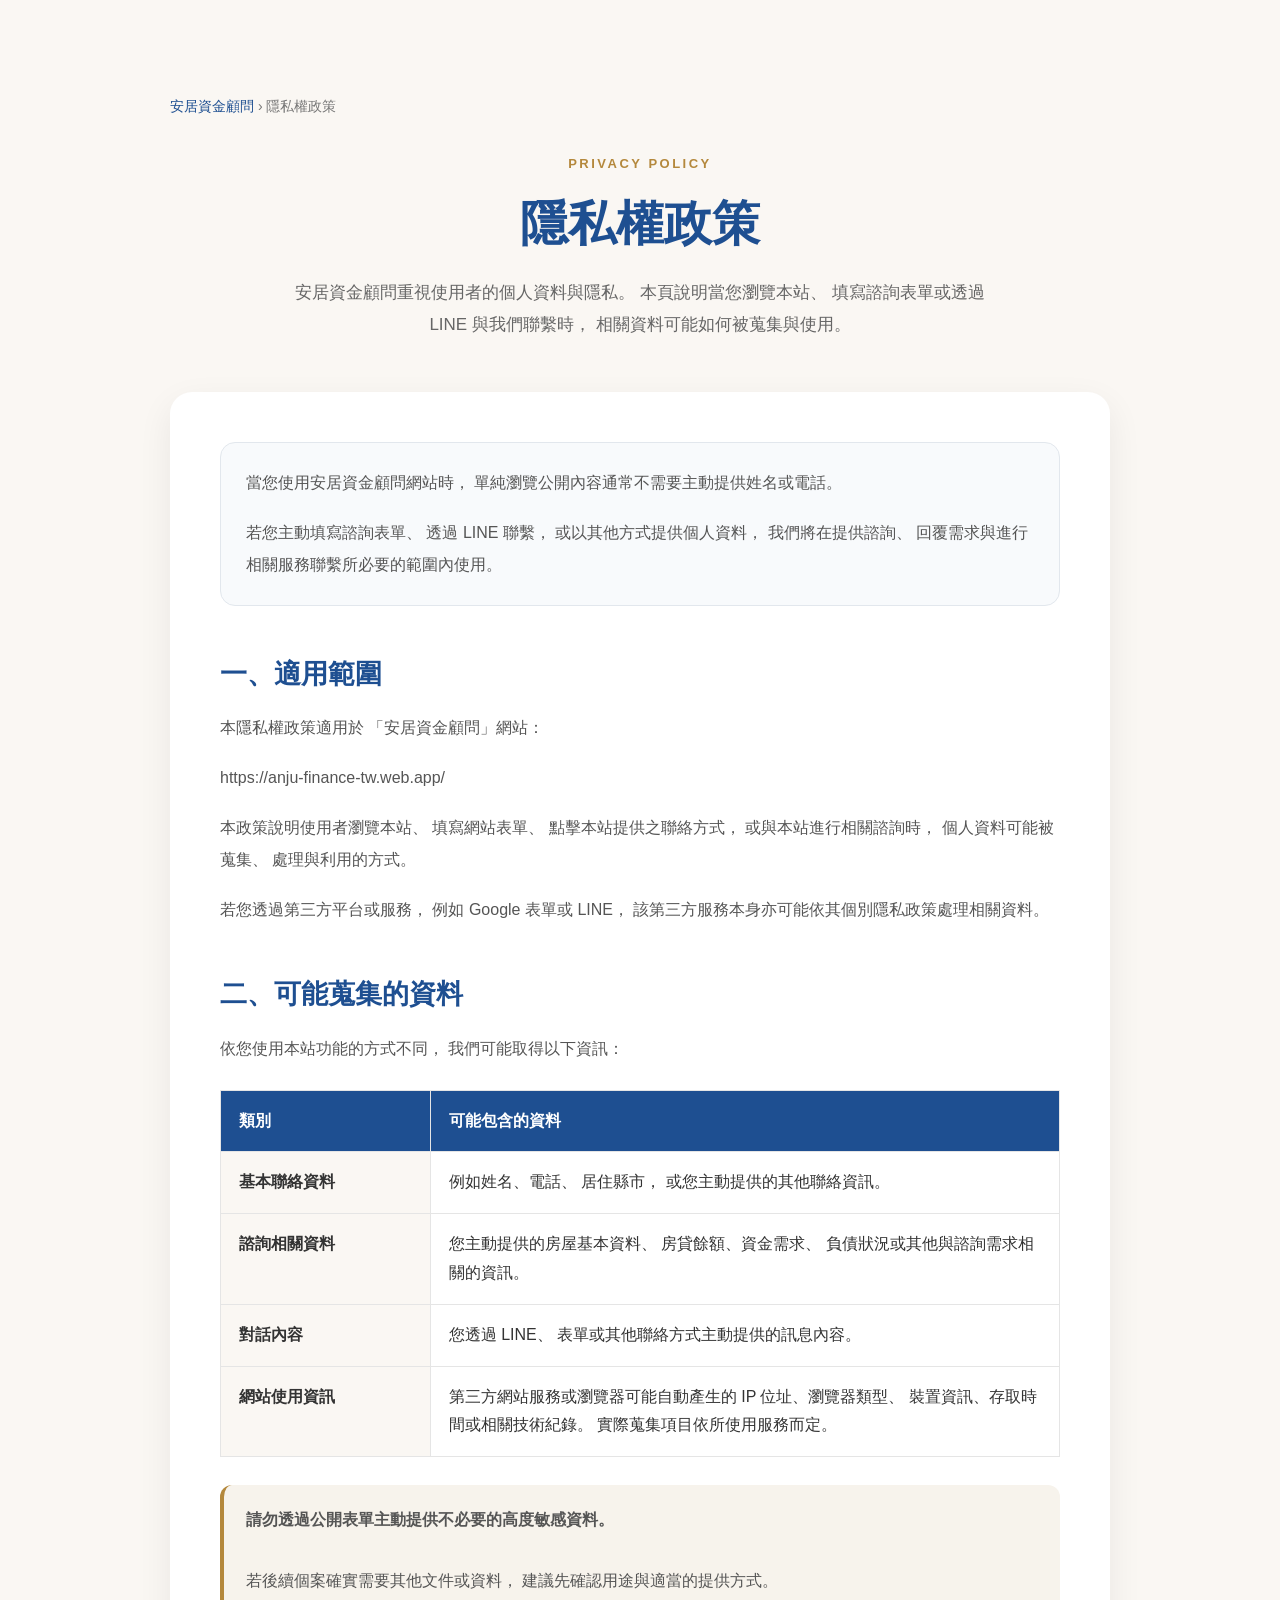
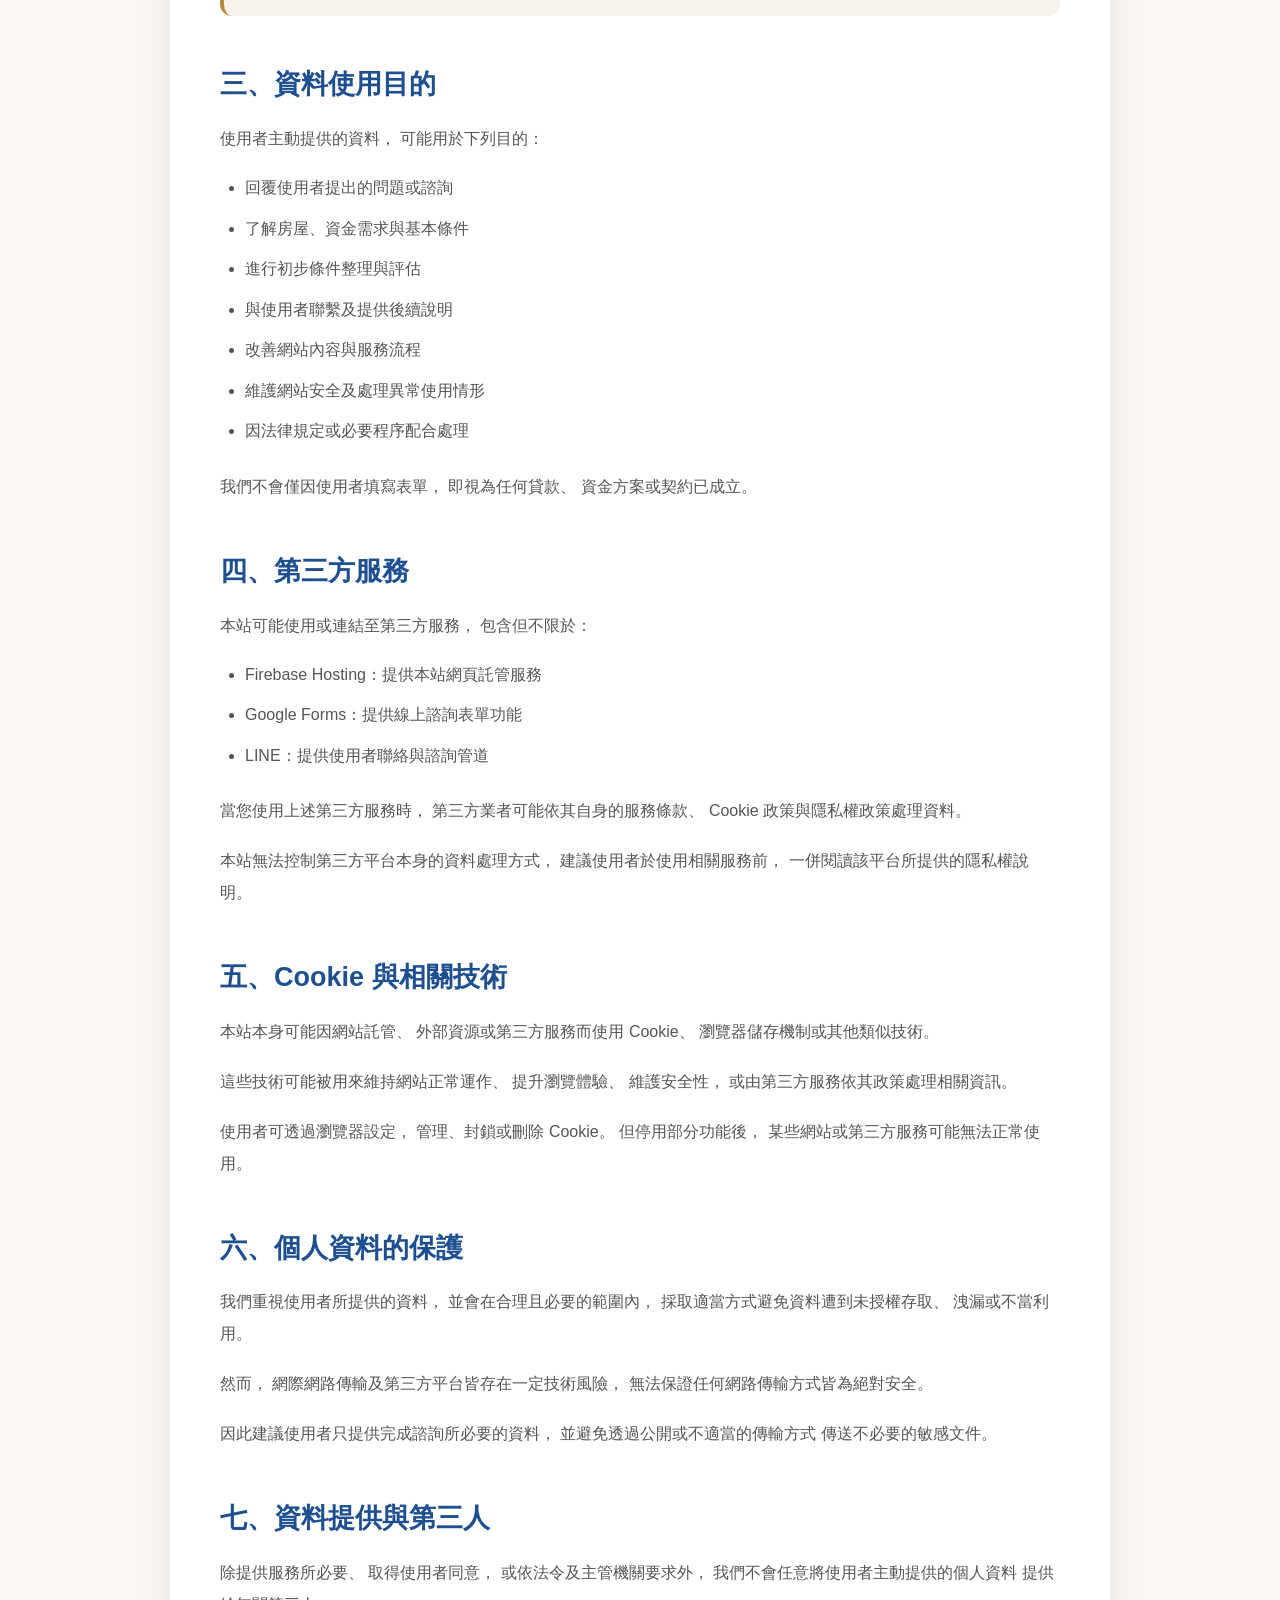
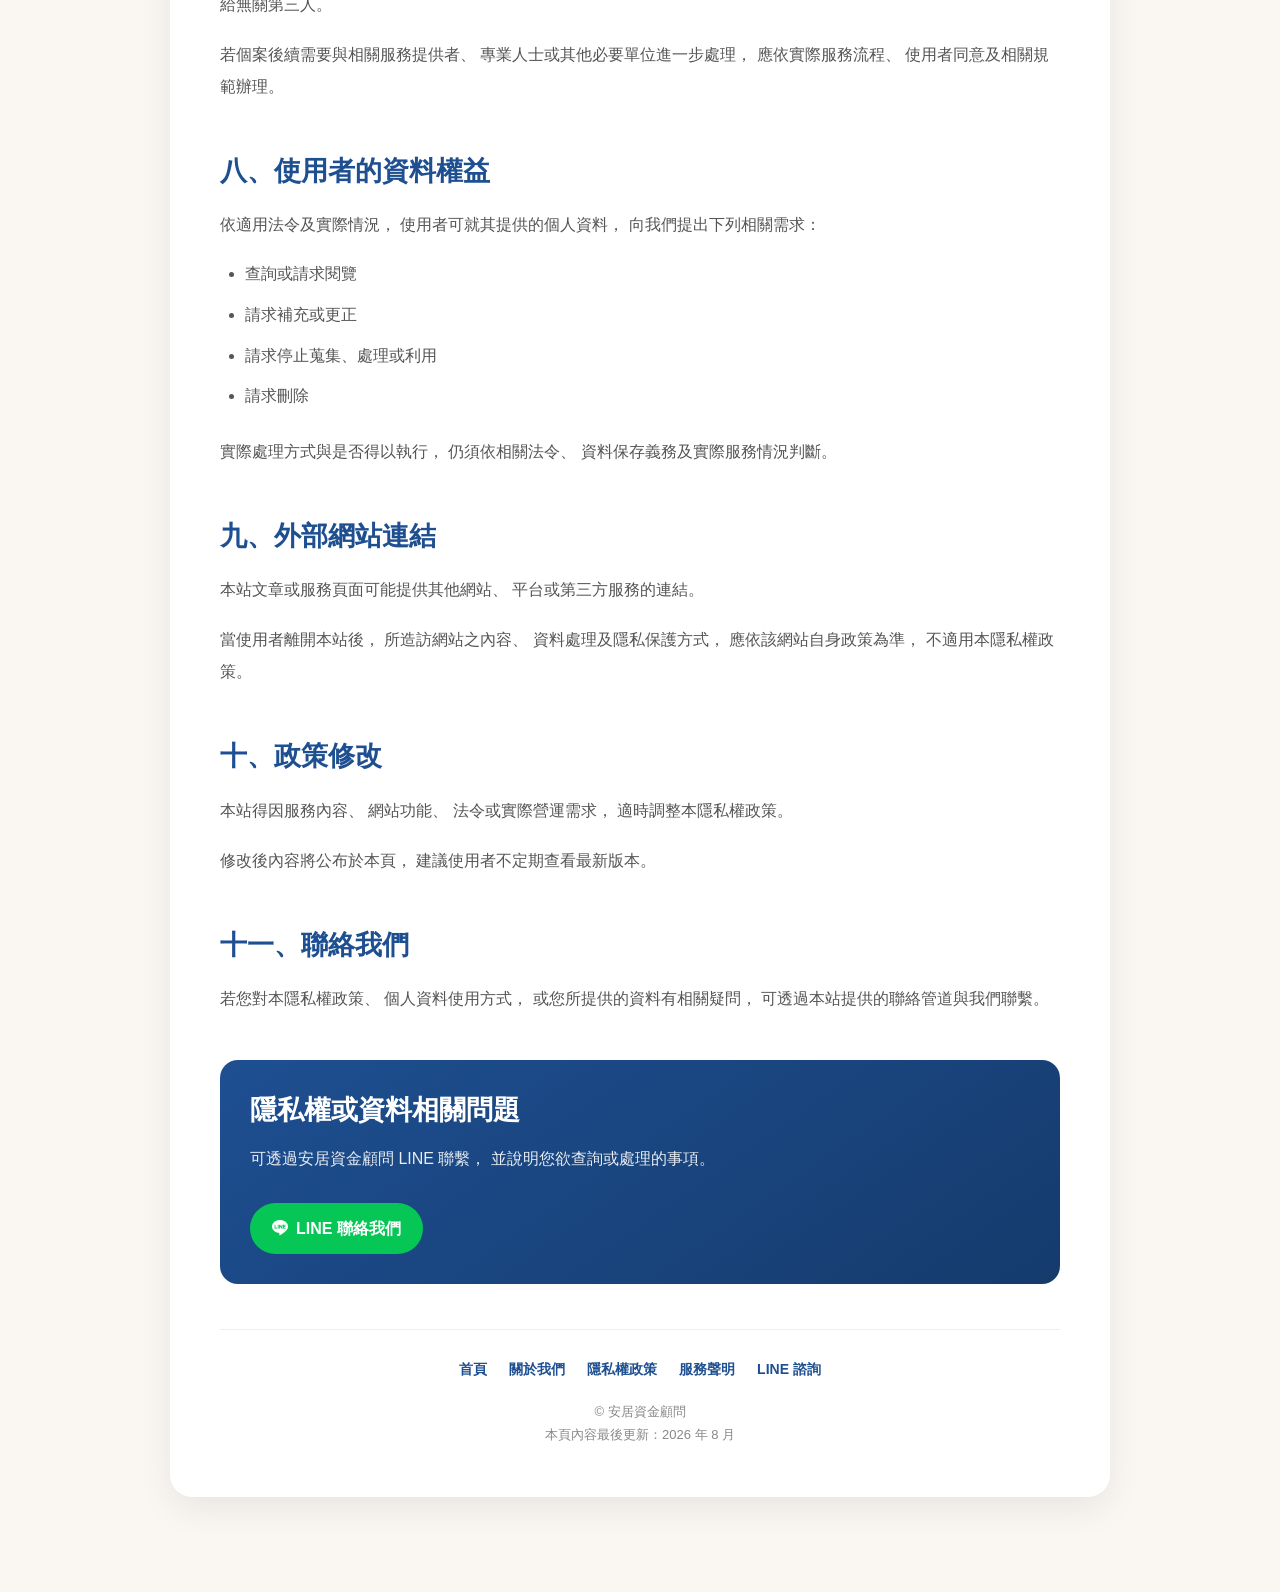
<file: privacy.html>
<!DOCTYPE html>
<html lang="zh-Hant-TW">

<head>

    <meta charset="UTF-8">

    <meta
        name="viewport"
        content="width=device-width, initial-scale=1.0"
    >

    <title>隱私權政策｜安居資金顧問</title>

    <meta
        name="description"
        content="安居資金顧問隱私權政策，說明網站在提供房屋二胎、不動產資金規劃與相關諮詢服務時，可能蒐集的個人資料、使用目的、第三方服務及使用者權益。"
    >

    <meta
        name="robots"
        content="index, follow"
    >

    <link
        rel="canonical"
        href="https://anju-finance-tw.web.app/privacy.html"
    >


    <!-- Open Graph -->

    <meta
        property="og:type"
        content="website"
    >

    <meta
        property="og:title"
        content="隱私權政策｜安居資金顧問"
    >

    <meta
        property="og:description"
        content="了解安居資金顧問如何蒐集、使用與保護您透過網站提供的個人資料。"
    >

    <meta
        property="og:url"
        content="https://anju-finance-tw.web.app/privacy.html"
    >

    <meta
        property="og:site_name"
        content="安居資金顧問"
    >

    <meta
        property="og:locale"
        content="zh_TW"
    >


    <!-- Icons -->

    <link
        rel="stylesheet"
        href="https://cdn.jsdelivr.net/npm/bootstrap-icons@1.11.3/font/bootstrap-icons.css"
    >


    <!-- Main CSS -->

    <link
        rel="stylesheet"
        href="style.css"
    >


    <style>

        .policy-page {
            padding: 95px 20px;
            background: #faf7f3;
        }

        .policy-container {
            max-width: 940px;
            margin: 0 auto;
        }

        .breadcrumb {
            margin-bottom: 30px;

            color: #777;
            font-size: 14px;
        }

        .breadcrumb a {
            color: #1e4f91;
            text-decoration: none;
        }

        .breadcrumb a:hover {
            text-decoration: underline;
        }

        .policy-header {
            text-align: center;
            margin-bottom: 50px;
        }

        .policy-label {
            display: inline-block;

            margin-bottom: 15px;

            color: #b4883c;

            font-size: 13px;
            font-weight: 800;
            letter-spacing: 2.5px;
        }

        .policy-header h1 {
            margin: 0 auto 20px;

            color: #1e4f91;

            font-size: clamp(34px, 5vw, 48px);
            line-height: 1.4;
            font-weight: 800;
        }

        .policy-header p {
            max-width: 720px;
            margin: 0 auto;

            color: #666;

            line-height: 1.9;
            font-size: 17px;
        }

        .policy-content {
            padding: 50px;

            background: #fff;

            border-radius: 22px;

            box-shadow:
                0 12px 35px rgba(0,0,0,.07);
        }

        .policy-content h2 {
            margin-top: 48px;
            margin-bottom: 18px;

            color: #1e4f91;

            font-size: 27px;
            line-height: 1.5;
        }

        .policy-content h2:first-child {
            margin-top: 0;
        }

        .policy-content h3 {
            margin-top: 26px;
            margin-bottom: 12px;

            color: #222;

            font-size: 20px;
        }

        .policy-content p {
            margin-bottom: 18px;

            color: #555;

            line-height: 2;
            font-size: 16px;
        }

        .policy-content ul {
            padding-left: 25px;
            margin-bottom: 25px;
        }

        .policy-content li {
            margin-bottom: 11px;

            color: #555;

            line-height: 1.85;
        }

        .summary-box {
            margin-bottom: 35px;
            padding: 24px 25px;

            border: 1px solid #e2e7ed;
            border-radius: 15px;

            background: #f8fafc;
        }

        .summary-box p:last-child {
            margin-bottom: 0;
        }

        .notice-box {
            margin: 28px 0;
            padding: 20px 22px;

            border-left: 4px solid #b4883c;
            border-radius: 12px;

            background: #f7f3ec;

            color: #555;
            line-height: 1.9;
        }

        .info-table-wrap {
            margin: 25px 0;
            overflow-x: auto;
        }

        .info-table {
            width: 100%;
            min-width: 650px;

            border-collapse: collapse;
        }

        .info-table th,
        .info-table td {
            padding: 16px 18px;

            border: 1px solid #e5e5e5;

            text-align: left;
            vertical-align: top;

            line-height: 1.8;
        }

        .info-table th {
            background: #1e4f91;
            color: #fff;
        }

        .info-table td:first-child {
            width: 25%;

            background: #faf7f3;

            color: #333;
            font-weight: 700;
        }

        .contact-box {
            margin-top: 45px;
            padding: 30px;

            border-radius: 18px;

            background:
                linear-gradient(
                    145deg,
                    #1e4f91,
                    #153b6d
                );

            color: #fff;
        }

        .contact-box h2 {
            margin-top: 0;
            margin-bottom: 12px;

            color: #fff;
        }

        .contact-box p {
            color: rgba(255,255,255,.9);
        }

        .contact-box a {
            display: inline-flex;
            align-items: center;
            gap: 8px;

            margin-top: 10px;
            padding: 12px 22px;

            border-radius: 999px;

            background: #06c755;
            color: #fff;

            text-decoration: none;
            font-weight: 700;
        }

        .footer-nav {
            margin-top: 45px;
            padding-top: 28px;

            border-top: 1px solid #eee;

            text-align: center;
        }

        .footer-nav-links {
            display: flex;
            flex-wrap: wrap;
            justify-content: center;

            gap: 12px 22px;

            margin-bottom: 18px;
        }

        .footer-nav-links a {
            color: #1e4f91;

            text-decoration: none;

            font-size: 14px;
            font-weight: 700;
        }

        .footer-nav-links a:hover {
            text-decoration: underline;
        }

        .footer-note {
            color: #888;

            font-size: 13px;
            line-height: 1.8;
        }


        @media (max-width: 768px) {

            .policy-page {
                padding: 70px 15px;
            }

            .policy-content {
                padding: 28px 22px;
            }

            .policy-header h1 {
                font-size: 31px;
            }

            .policy-header p {
                font-size: 16px;
            }

            .policy-content h2 {
                font-size: 23px;
            }

            .contact-box {
                padding: 26px 22px;
            }

            .footer-nav-links {
                flex-direction: column;
                gap: 12px;
            }

        }

    </style>


    <!-- WebPage Schema -->

    <script type="application/ld+json">
    {
        "@context": "https://schema.org",
        "@type": "WebPage",
        "name": "隱私權政策",
        "description": "安居資金顧問網站隱私權政策。",
        "url": "https://anju-finance-tw.web.app/privacy.html",
        "inLanguage": "zh-Hant-TW",
        "isPartOf": {
            "@type": "WebSite",
            "name": "安居資金顧問",
            "url": "https://anju-finance-tw.web.app/"
        }
    }
    </script>

</head>


<body>


    <main class="policy-page">

        <div class="policy-container">


            <!-- Breadcrumb -->

            <nav
                class="breadcrumb"
                aria-label="麵包屑導覽"
            >

                <a href="index.html">
                    安居資金顧問
                </a>

                <span> › </span>

                <span>
                    隱私權政策
                </span>

            </nav>


            <!-- Header -->

            <header class="policy-header">

                <span class="policy-label">
                    PRIVACY POLICY
                </span>

                <h1>
                    隱私權政策
                </h1>

                <p>
                    安居資金顧問重視使用者的個人資料與隱私。
                    本頁說明當您瀏覽本站、
                    填寫諮詢表單或透過 LINE 與我們聯繫時，
                    相關資料可能如何被蒐集與使用。
                </p>

            </header>


            <section class="policy-content">


                <div class="summary-box">

                    <p>
                        當您使用安居資金顧問網站時，
                        單純瀏覽公開內容通常不需要主動提供姓名或電話。
                    </p>

                    <p>
                        若您主動填寫諮詢表單、
                        透過 LINE 聯繫，
                        或以其他方式提供個人資料，
                        我們將在提供諮詢、
                        回覆需求與進行相關服務聯繫所必要的範圍內使用。
                    </p>

                </div>


                <!-- 01 -->

                <h2>
                    一、適用範圍
                </h2>

                <p>
                    本隱私權政策適用於
                    「安居資金顧問」網站：
                </p>

                <p>
                    https://anju-finance-tw.web.app/
                </p>

                <p>
                    本政策說明使用者瀏覽本站、
                    填寫網站表單、
                    點擊本站提供之聯絡方式，
                    或與本站進行相關諮詢時，
                    個人資料可能被蒐集、
                    處理與利用的方式。
                </p>

                <p>
                    若您透過第三方平台或服務，
                    例如 Google 表單或 LINE，
                    該第三方服務本身亦可能依其個別隱私政策處理相關資料。
                </p>


                <!-- 02 -->

                <h2>
                    二、可能蒐集的資料
                </h2>

                <p>
                    依您使用本站功能的方式不同，
                    我們可能取得以下資訊：
                </p>


                <div class="info-table-wrap">

                    <table class="info-table">

                        <thead>

                            <tr>

                                <th>
                                    類別
                                </th>

                                <th>
                                    可能包含的資料
                                </th>

                            </tr>

                        </thead>


                        <tbody>

                            <tr>

                                <td>
                                    基本聯絡資料
                                </td>

                                <td>
                                    例如姓名、電話、
                                    居住縣市，
                                    或您主動提供的其他聯絡資訊。
                                </td>

                            </tr>


                            <tr>

                                <td>
                                    諮詢相關資料
                                </td>

                                <td>
                                    您主動提供的房屋基本資料、
                                    房貸餘額、資金需求、
                                    負債狀況或其他與諮詢需求相關的資訊。
                                </td>

                            </tr>


                            <tr>

                                <td>
                                    對話內容
                                </td>

                                <td>
                                    您透過 LINE、
                                    表單或其他聯絡方式主動提供的訊息內容。
                                </td>

                            </tr>


                            <tr>

                                <td>
                                    網站使用資訊
                                </td>

                                <td>
                                    第三方網站服務或瀏覽器可能自動產生的
                                    IP 位址、瀏覽器類型、
                                    裝置資訊、存取時間或相關技術紀錄。
                                    實際蒐集項目依所使用服務而定。
                                </td>

                            </tr>

                        </tbody>

                    </table>

                </div>


                <div class="notice-box">

                    <strong>
                        請勿透過公開表單主動提供不必要的高度敏感資料。
                    </strong>

                    <br><br>

                    若後續個案確實需要其他文件或資料，
                    建議先確認用途與適當的提供方式。

                </div>


                <!-- 03 -->

                <h2>
                    三、資料使用目的
                </h2>

                <p>
                    使用者主動提供的資料，
                    可能用於下列目的：
                </p>

                <ul>

                    <li>
                        回覆使用者提出的問題或諮詢
                    </li>

                    <li>
                        了解房屋、資金需求與基本條件
                    </li>

                    <li>
                        進行初步條件整理與評估
                    </li>

                    <li>
                        與使用者聯繫及提供後續說明
                    </li>

                    <li>
                        改善網站內容與服務流程
                    </li>

                    <li>
                        維護網站安全及處理異常使用情形
                    </li>

                    <li>
                        因法律規定或必要程序配合處理
                    </li>

                </ul>

                <p>
                    我們不會僅因使用者填寫表單，
                    即視為任何貸款、
                    資金方案或契約已成立。
                </p>


                <!-- 04 -->

                <h2>
                    四、第三方服務
                </h2>

                <p>
                    本站可能使用或連結至第三方服務，
                    包含但不限於：
                </p>

                <ul>

                    <li>
                        Firebase Hosting：提供本站網頁託管服務
                    </li>

                    <li>
                        Google Forms：提供線上諮詢表單功能
                    </li>

                    <li>
                        LINE：提供使用者聯絡與諮詢管道
                    </li>

                </ul>

                <p>
                    當您使用上述第三方服務時，
                    第三方業者可能依其自身的服務條款、
                    Cookie 政策與隱私權政策處理資料。
                </p>

                <p>
                    本站無法控制第三方平台本身的資料處理方式，
                    建議使用者於使用相關服務前，
                    一併閱讀該平台所提供的隱私權說明。
                </p>


                <!-- 05 -->

                <h2>
                    五、Cookie 與相關技術
                </h2>

                <p>
                    本站本身可能因網站託管、
                    外部資源或第三方服務而使用 Cookie、
                    瀏覽器儲存機制或其他類似技術。
                </p>

                <p>
                    這些技術可能被用來維持網站正常運作、
                    提升瀏覽體驗、
                    維護安全性，
                    或由第三方服務依其政策處理相關資訊。
                </p>

                <p>
                    使用者可透過瀏覽器設定，
                    管理、封鎖或刪除 Cookie。
                    但停用部分功能後，
                    某些網站或第三方服務可能無法正常使用。
                </p>


                <!-- 06 -->

                <h2>
                    六、個人資料的保護
                </h2>

                <p>
                    我們重視使用者所提供的資料，
                    並會在合理且必要的範圍內，
                    採取適當方式避免資料遭到未授權存取、
                    洩漏或不當利用。
                </p>

                <p>
                    然而，
                    網際網路傳輸及第三方平台皆存在一定技術風險，
                    無法保證任何網路傳輸方式皆為絕對安全。
                </p>

                <p>
                    因此建議使用者只提供完成諮詢所必要的資料，
                    並避免透過公開或不適當的傳輸方式
                    傳送不必要的敏感文件。
                </p>


                <!-- 07 -->

                <h2>
                    七、資料提供與第三人
                </h2>

                <p>
                    除提供服務所必要、
                    取得使用者同意，
                    或依法令及主管機關要求外，
                    我們不會任意將使用者主動提供的個人資料
                    提供給無關第三人。
                </p>

                <p>
                    若個案後續需要與相關服務提供者、
                    專業人士或其他必要單位進一步處理，
                    應依實際服務流程、
                    使用者同意及相關規範辦理。
                </p>


                <!-- 08 -->

                <h2>
                    八、使用者的資料權益
                </h2>

                <p>
                    依適用法令及實際情況，
                    使用者可就其提供的個人資料，
                    向我們提出下列相關需求：
                </p>

                <ul>

                    <li>
                        查詢或請求閱覽
                    </li>

                    <li>
                        請求補充或更正
                    </li>

                    <li>
                        請求停止蒐集、處理或利用
                    </li>

                    <li>
                        請求刪除
                    </li>

                </ul>

                <p>
                    實際處理方式與是否得以執行，
                    仍須依相關法令、
                    資料保存義務及實際服務情況判斷。
                </p>


                <!-- 09 -->

                <h2>
                    九、外部網站連結
                </h2>

                <p>
                    本站文章或服務頁面可能提供其他網站、
                    平台或第三方服務的連結。
                </p>

                <p>
                    當使用者離開本站後，
                    所造訪網站之內容、
                    資料處理及隱私保護方式，
                    應依該網站自身政策為準，
                    不適用本隱私權政策。
                </p>


                <!-- 10 -->

                <h2>
                    十、政策修改
                </h2>

                <p>
                    本站得因服務內容、
                    網站功能、
                    法令或實際營運需求，
                    適時調整本隱私權政策。
                </p>

                <p>
                    修改後內容將公布於本頁，
                    建議使用者不定期查看最新版本。
                </p>


                <!-- 11 -->

                <h2>
                    十一、聯絡我們
                </h2>

                <p>
                    若您對本隱私權政策、
                    個人資料使用方式，
                    或您所提供的資料有相關疑問，
                    可透過本站提供的聯絡管道與我們聯繫。
                </p>


                <div class="contact-box">

                    <h2>
                        隱私權或資料相關問題
                    </h2>

                    <p>
                        可透過安居資金顧問 LINE 聯繫，
                        並說明您欲查詢或處理的事項。
                    </p>

                    <a
                        href="https://lin.ee/9uCF5xJ"
                        target="_blank"
                        rel="noopener noreferrer"
                    >

                        <i class="bi bi-line"></i>

                        LINE 聯絡我們

                    </a>

                </div>


                <!-- Footer Navigation -->

                <nav
                    class="footer-nav"
                    aria-label="頁尾導覽"
                >

                    <div class="footer-nav-links">

                        <a href="index.html">
                            首頁
                        </a>

                        <a href="about.html">
                            關於我們
                        </a>

                        <a href="privacy.html">
                            隱私權政策
                        </a>

                        <a href="disclaimer.html">
                            服務聲明
                        </a>

                        <a
                            href="https://lin.ee/9uCF5xJ"
                            target="_blank"
                            rel="noopener noreferrer"
                        >
                            LINE 諮詢
                        </a>

                    </div>

                    <div class="footer-note">

                        © 安居資金顧問
                        <br>
                        本頁內容最後更新：2026 年 8 月

                    </div>

                </nav>


            </section>


        </div>

    </main>


</body>

</html>
</file>
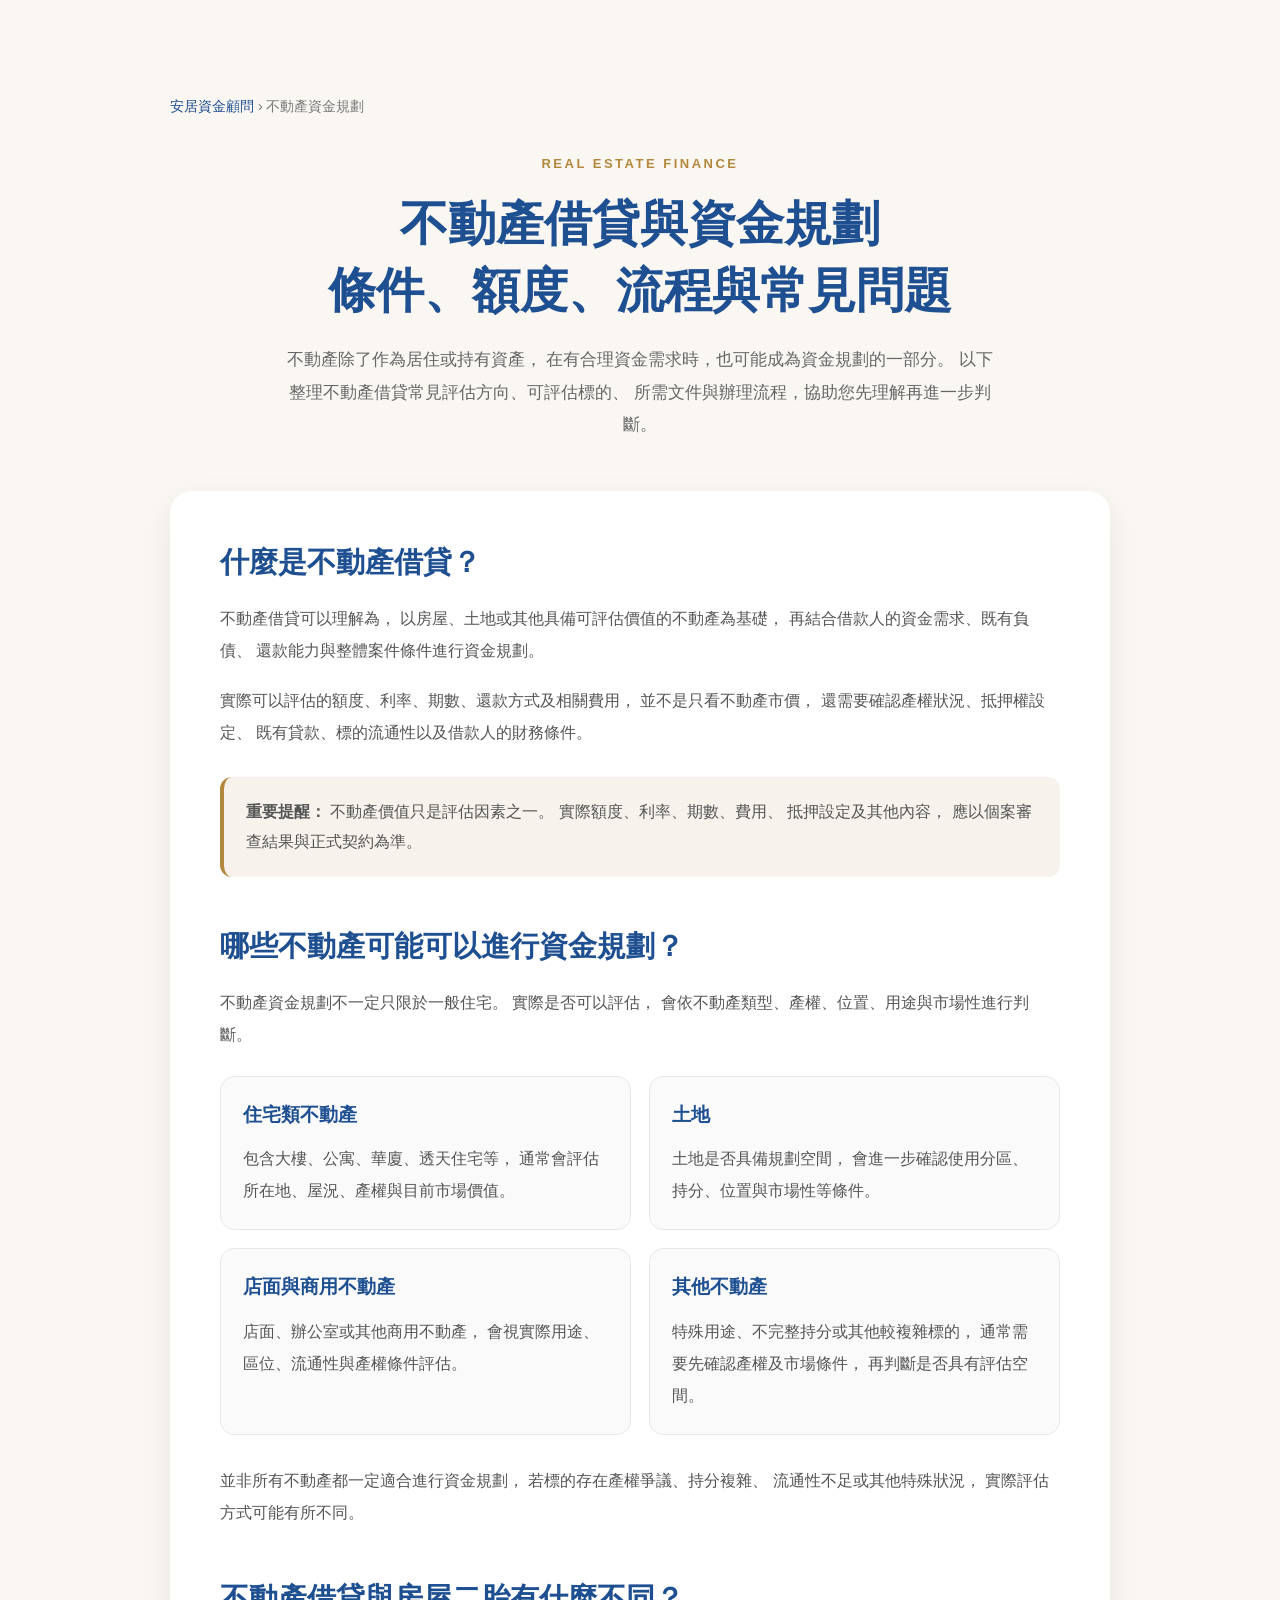
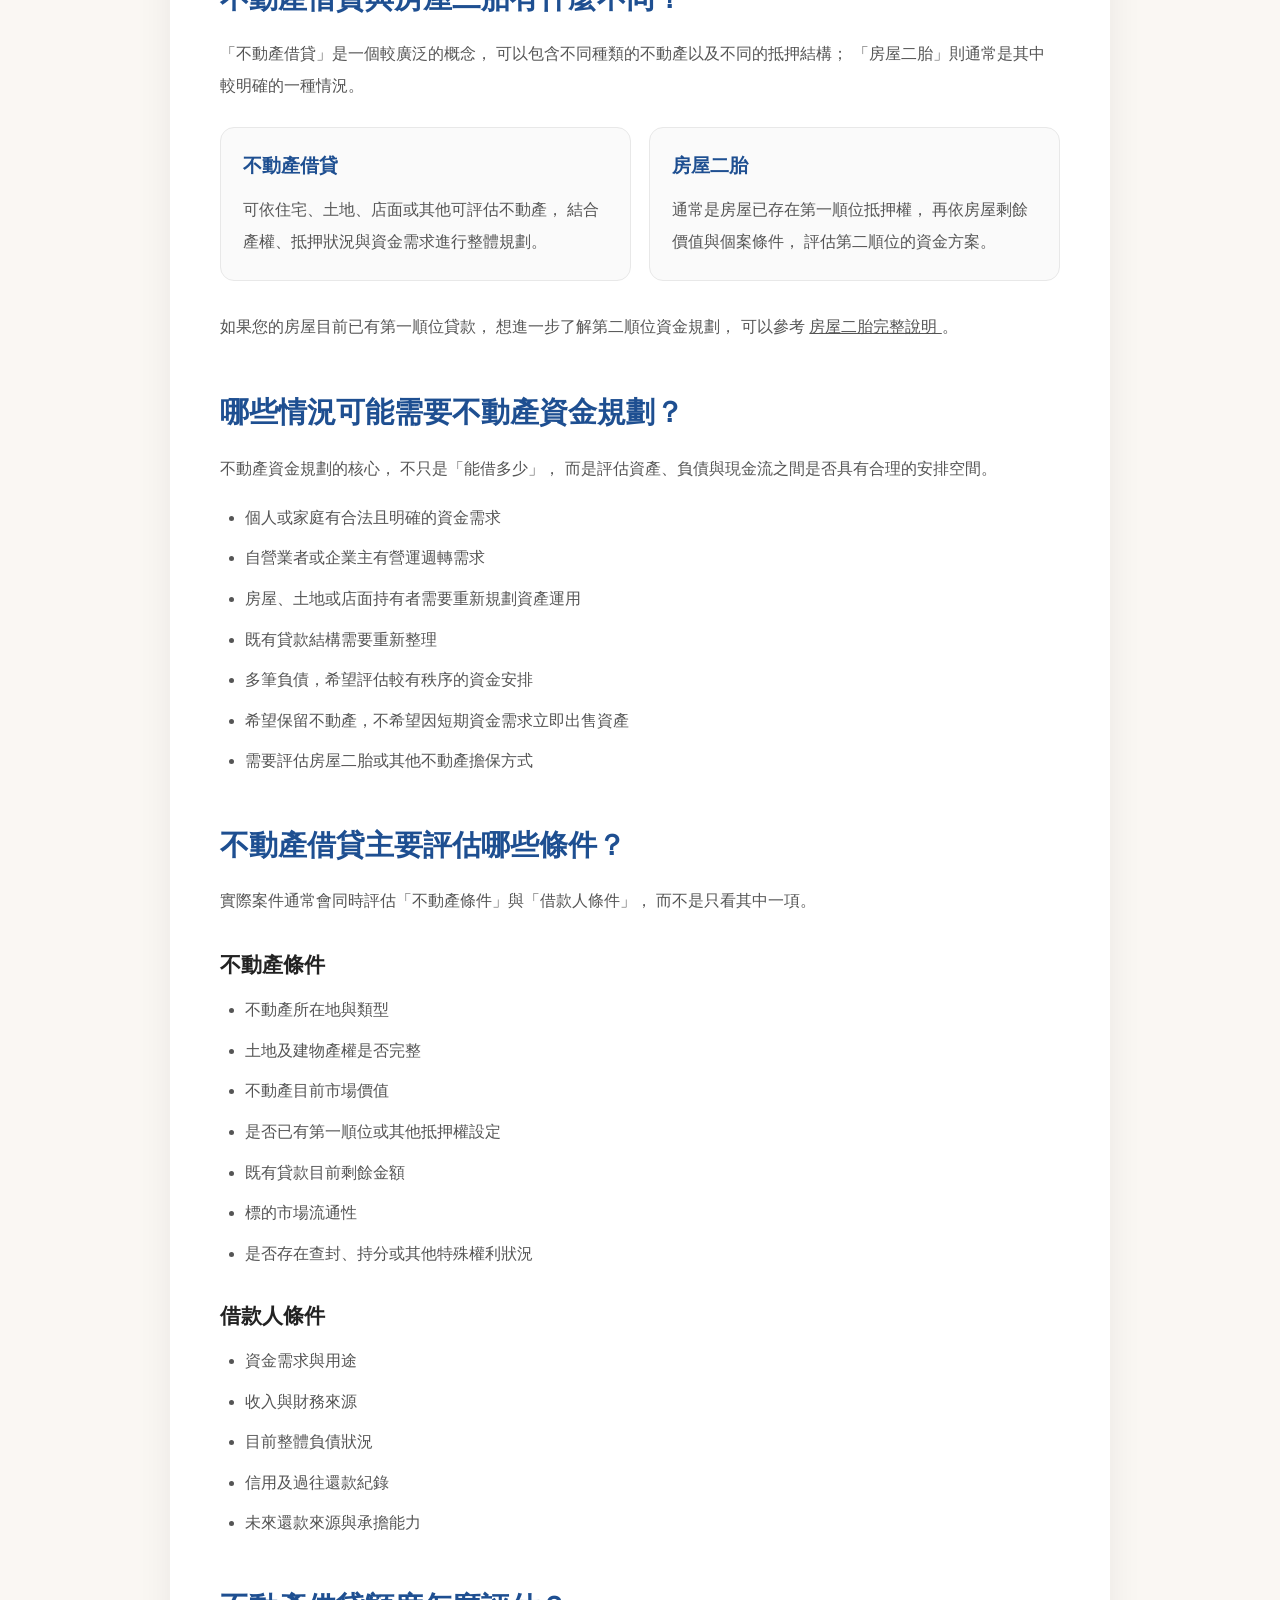
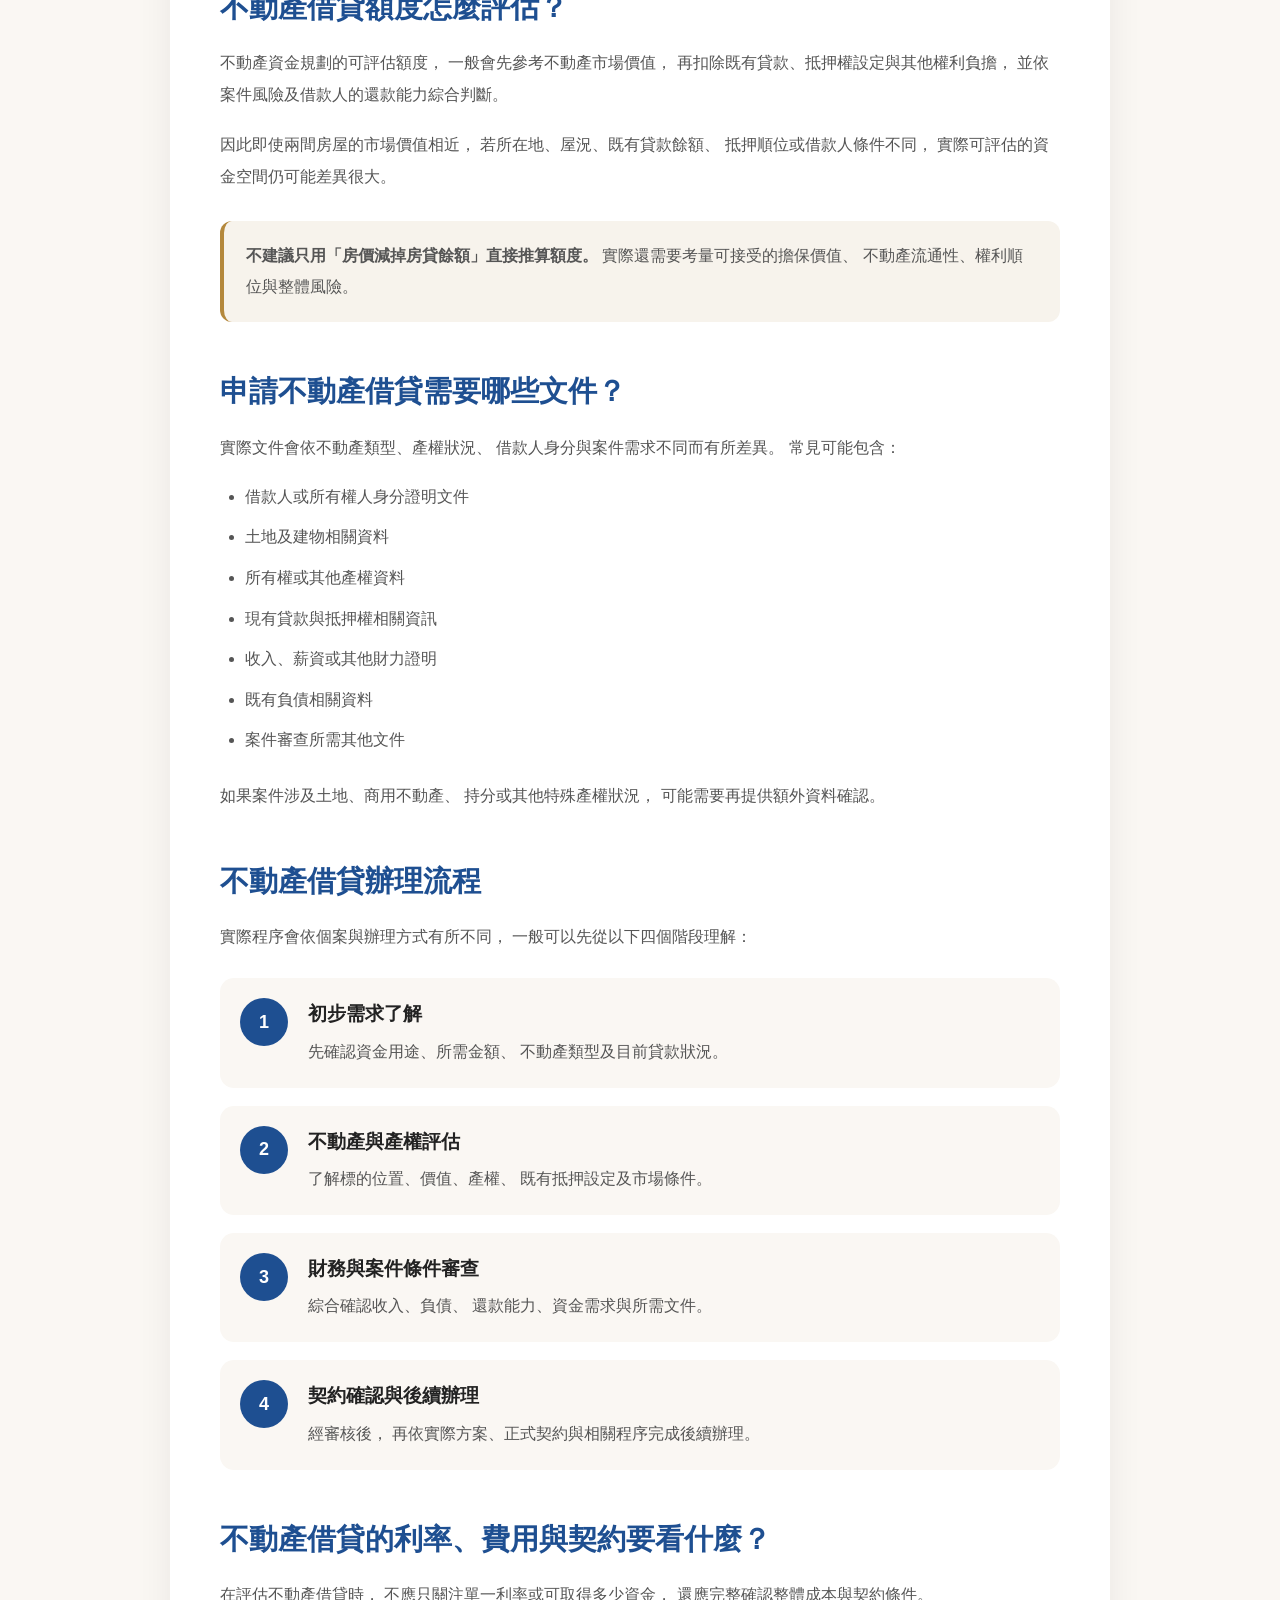
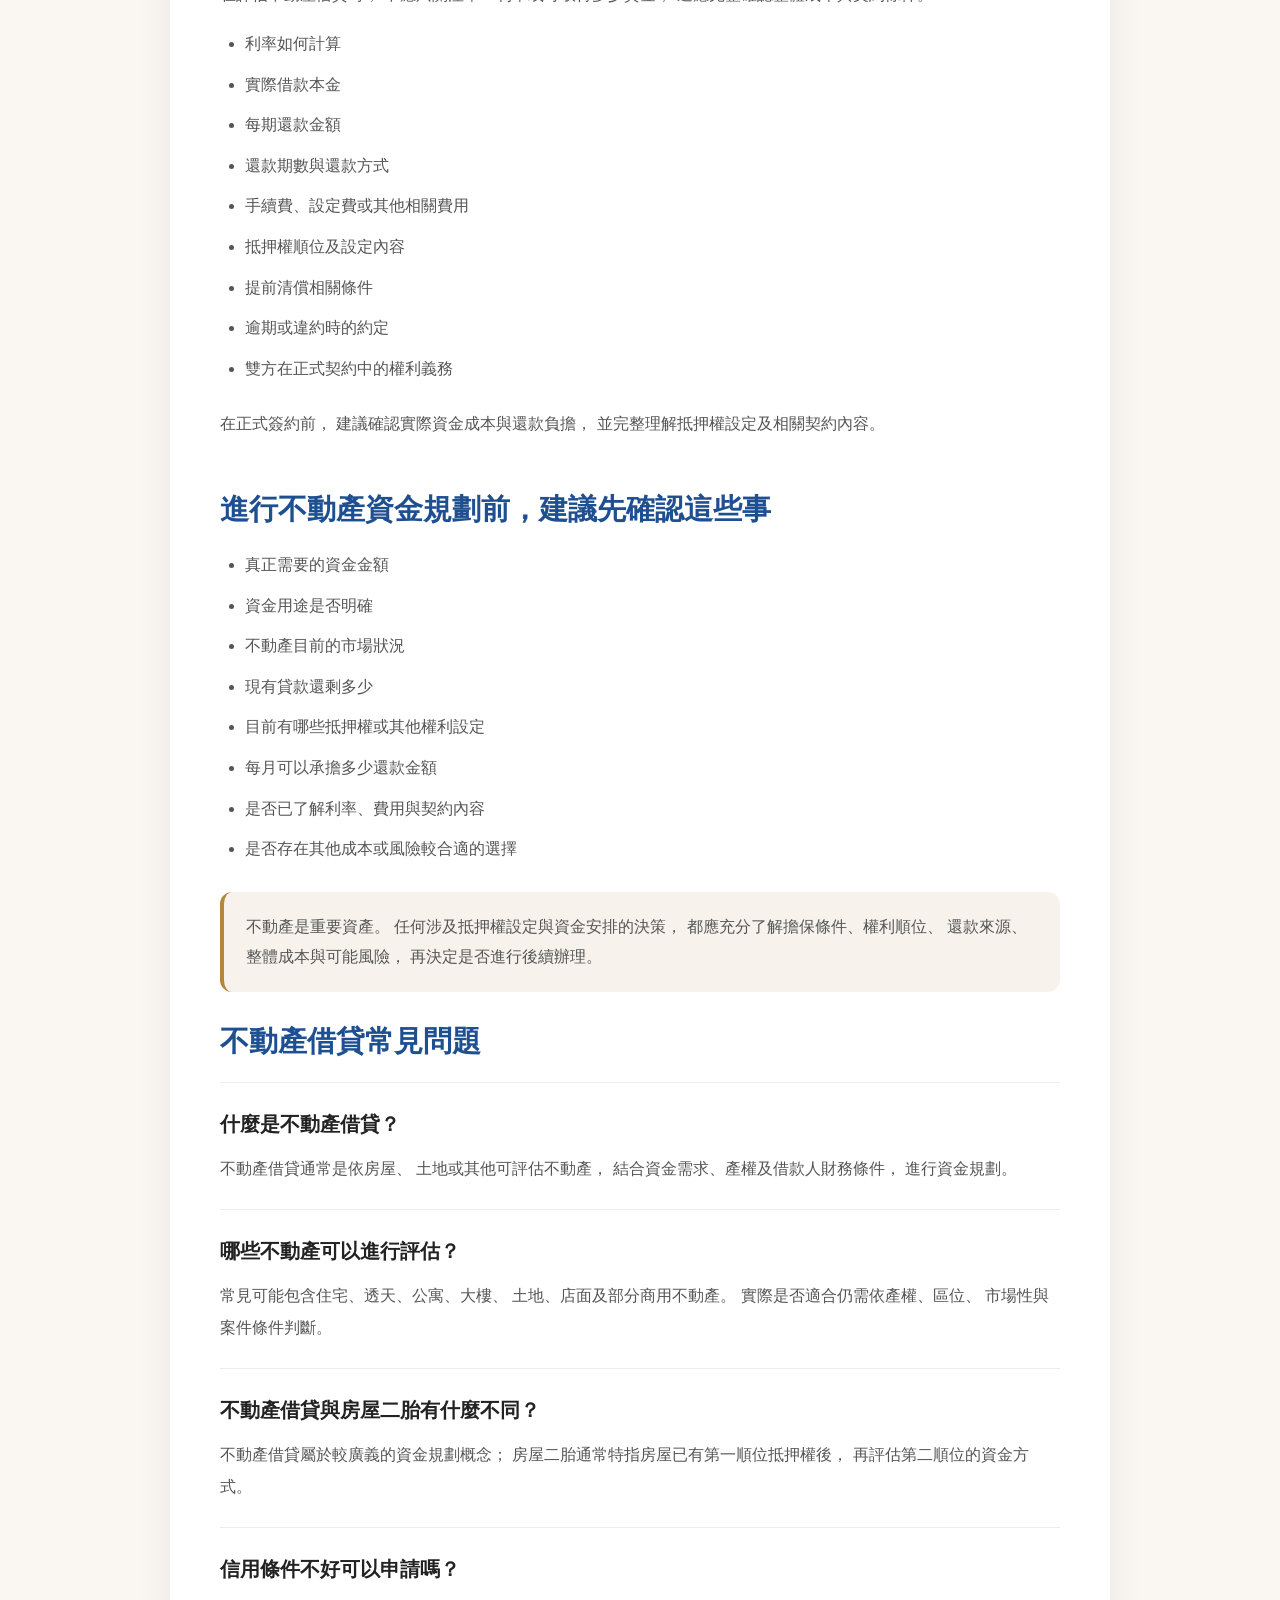
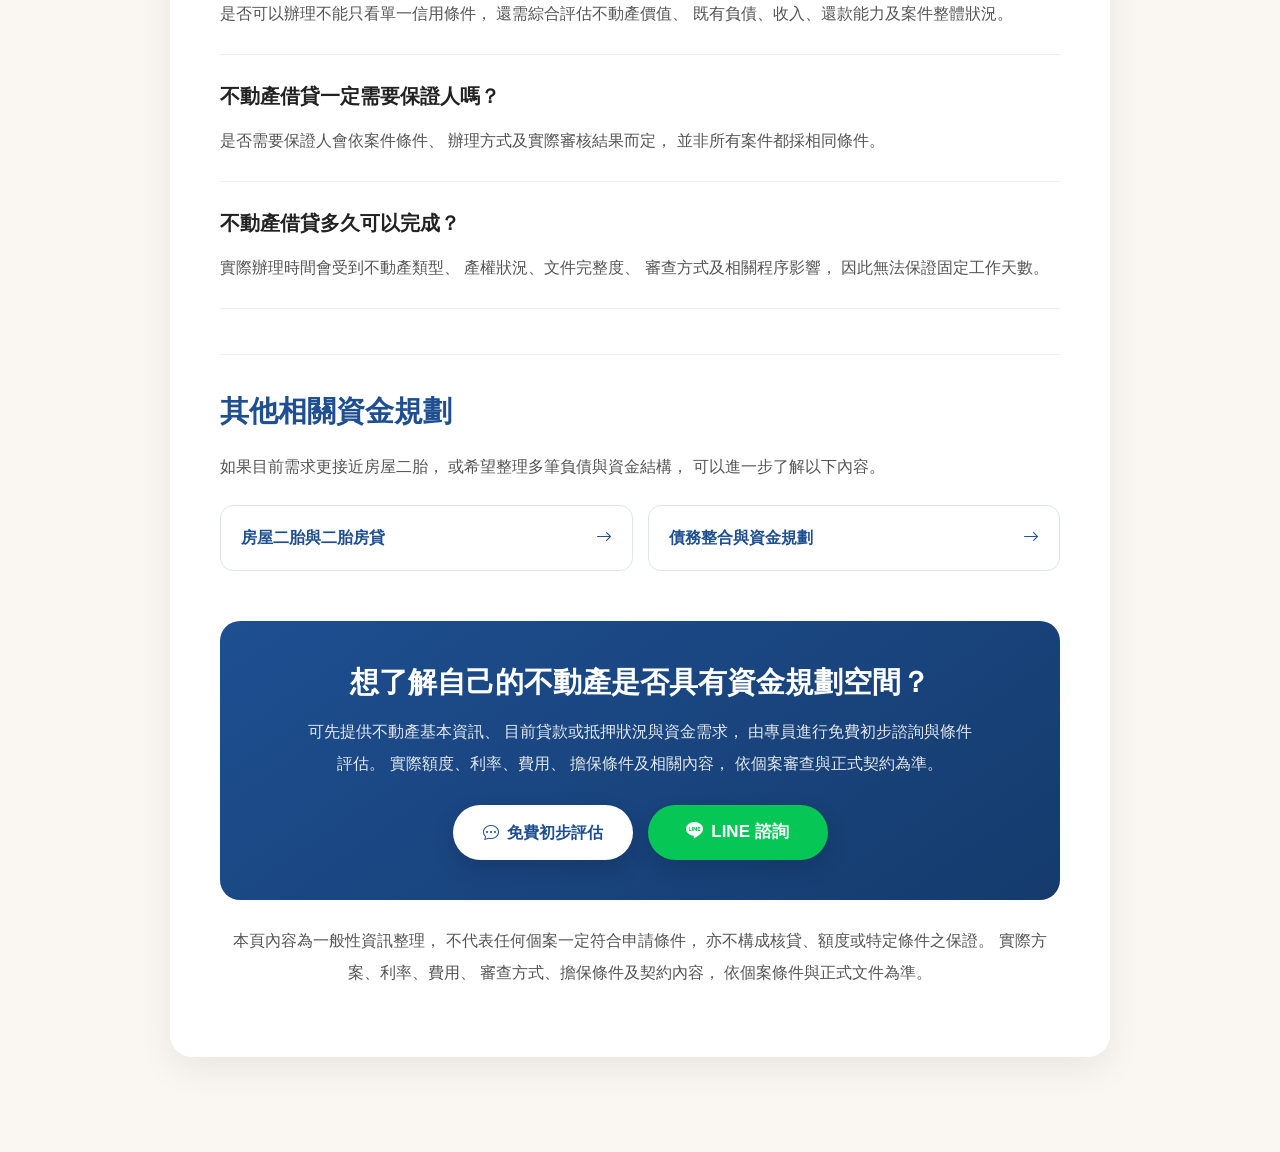
<file: real-estate-loan.html>
<!DOCTYPE html>
<html lang="zh-Hant-TW">

<head>

    <meta charset="UTF-8">

    <meta
        name="viewport"
        content="width=device-width, initial-scale=1.0"
    >

    <title>不動產借貸與資金規劃｜條件、額度、流程與常見問題｜安居資金顧問</title>

    <meta
        name="description"
        content="安居資金顧問整理不動產借貸與不動產資金規劃常見資訊，包含房屋、土地與商用不動產評估方向、申請條件、額度評估、辦理流程、文件與常見問題。"
    >

    <meta
        name="robots"
        content="index, follow"
    >

    <link
        rel="canonical"
        href="https://anju-finance-tw.web.app/real-estate-loan.html"
    >


    <!-- Open Graph -->

    <meta
        property="og:type"
        content="article"
    >

    <meta
        property="og:title"
        content="不動產借貸與資金規劃｜條件、額度、流程與常見問題"
    >

    <meta
        property="og:description"
        content="了解不動產借貸與不動產資金規劃的評估方式、申請條件、文件、額度與辦理流程。"
    >

    <meta
        property="og:url"
        content="https://anju-finance-tw.web.app/real-estate-loan.html"
    >

    <meta
        property="og:site_name"
        content="安居資金顧問"
    >

    <meta
        property="og:locale"
        content="zh_TW"
    >


    <!-- Icons -->

    <link
        rel="stylesheet"
        href="https://cdn.jsdelivr.net/npm/bootstrap-icons@1.11.3/font/bootstrap-icons.css"
    >


    <!-- Main CSS -->

    <link
        rel="stylesheet"
        href="style.css"
    >


    <!-- Article CSS -->

    <style>

        .article-page {
            padding: 95px 20px;
            background: #faf7f3;
        }

        .article-container {
            max-width: 940px;
            margin: 0 auto;
        }

        .article-header {
            text-align: center;
            margin-bottom: 50px;
        }

        .article-label {
            display: inline-block;
            margin-bottom: 15px;
            color: #b4883c;
            font-size: 13px;
            font-weight: 800;
            letter-spacing: 2.5px;
        }

        .article-header h1 {
            max-width: 850px;
            margin: 0 auto 20px;
            color: #1e4f91;
            font-size: clamp(34px, 5vw, 48px);
            line-height: 1.4;
            font-weight: 800;
        }

        .article-header p {
            max-width: 720px;
            margin: 0 auto;
            color: #666;
            line-height: 1.9;
            font-size: 17px;
        }

        .breadcrumb {
            margin-bottom: 30px;
            color: #777;
            font-size: 14px;
        }

        .breadcrumb a {
            color: #1e4f91;
            text-decoration: none;
        }

        .breadcrumb a:hover {
            text-decoration: underline;
        }

        .article-content {
            background: #fff;
            padding: 50px;
            border-radius: 22px;
            box-shadow: 0 12px 35px rgba(0,0,0,.07);
        }

        .article-content h2 {
            margin-top: 48px;
            margin-bottom: 18px;
            color: #1e4f91;
            font-size: 29px;
            line-height: 1.5;
        }

        .article-content h2:first-child {
            margin-top: 0;
        }

        .article-content h3 {
            margin-top: 30px;
            margin-bottom: 12px;
            color: #222;
            font-size: 21px;
        }

        .article-content p {
            margin-bottom: 18px;
            color: #555;
            line-height: 2;
            font-size: 16px;
        }

        .article-content ul {
            padding-left: 25px;
            margin-bottom: 25px;
        }

        .article-content li {
            margin-bottom: 11px;
            color: #555;
            line-height: 1.85;
        }

        .notice-box {
            margin: 28px 0;
            padding: 20px 22px;
            border-left: 4px solid #b4883c;
            border-radius: 12px;
            background: #f7f3ec;
            color: #555;
            line-height: 1.9;
        }

        .property-grid {
            display: grid;
            grid-template-columns: repeat(2, 1fr);
            gap: 18px;
            margin: 25px 0 30px;
        }

        .property-card {
            padding: 22px;
            border: 1px solid #e8e8e8;
            border-radius: 14px;
            background: #fafafa;
        }

        .property-card h3 {
            margin-top: 0;
            color: #1e4f91;
            font-size: 19px;
        }

        .property-card p {
            margin-bottom: 0;
        }

        .comparison-box {
            display: grid;
            grid-template-columns: 1fr 1fr;
            gap: 18px;
            margin: 25px 0 30px;
        }

        .comparison-card {
            padding: 22px;
            border: 1px solid #e8e8e8;
            border-radius: 14px;
            background: #fafafa;
        }

        .comparison-card h3 {
            margin-top: 0;
            color: #1e4f91;
            font-size: 19px;
        }

        .comparison-card p {
            margin-bottom: 0;
        }

        .process-list {
            display: grid;
            gap: 18px;
            margin-top: 25px;
        }

        .process-item {
            display: grid;
            grid-template-columns: 52px 1fr;
            gap: 16px;
            align-items: start;
            padding: 20px;
            border-radius: 14px;
            background: #faf7f3;
        }

        .process-number {
            width: 48px;
            height: 48px;
            display: flex;
            align-items: center;
            justify-content: center;
            border-radius: 50%;
            background: #1e4f91;
            color: #fff;
            font-size: 18px;
            font-weight: 800;
        }

        .process-item h3 {
            margin: 0 0 5px;
            font-size: 19px;
        }

        .process-item p {
            margin-bottom: 0;
        }

        .faq-section {
            margin-top: 10px;
        }

        .faq-box {
            padding: 24px 0;
            border-top: 1px solid #eee;
        }

        .faq-box:last-child {
            border-bottom: 1px solid #eee;
        }

        .faq-box h3 {
            margin-top: 0;
            color: #222;
            font-size: 20px;
        }

        .faq-box p {
            margin-bottom: 0;
        }

        .related-services {
            margin-top: 45px;
            padding-top: 35px;
            border-top: 1px solid #eee;
        }

        .related-services h2 {
            margin-top: 0;
        }

        .related-links {
            display: grid;
            grid-template-columns: repeat(2, 1fr);
            gap: 15px;
            margin-top: 22px;
        }

        .related-link {
            display: flex;
            align-items: center;
            justify-content: space-between;
            gap: 15px;
            padding: 18px 20px;
            border: 1px solid #dfe5ec;
            border-radius: 13px;
            background: #fff;
            color: #1e4f91;
            text-decoration: none;
            font-weight: 700;
            transition:
                background .25s ease,
                border-color .25s ease,
                transform .25s ease;
        }

        .related-link:hover {
            background: #f4f7fb;
            border-color: #1e4f91;
            transform: translateY(-2px);
        }

        .article-cta {
            margin-top: 50px;
            padding: 40px 28px;
            border-radius: 20px;
            text-align: center;
            background:
                linear-gradient(
                    145deg,
                    #1e4f91,
                    #153b6d
                );
            color: #fff;
        }

        .article-cta h2 {
            margin-top: 0;
            margin-bottom: 12px;
            color: #fff;
        }

        .article-cta p {
            max-width: 680px;
            margin: 0 auto;
            color: rgba(255,255,255,.88);
        }

        .cta-buttons {
            display: flex;
            justify-content: center;
            flex-wrap: wrap;
            gap: 15px;
            margin-top: 25px;
        }

        .cta-buttons a {
            display: inline-flex;
            align-items: center;
            justify-content: center;
            gap: 8px;
            min-width: 180px;
            padding: 13px 24px;
            border-radius: 999px;
            text-decoration: none;
            font-weight: 700;
            transition:
                transform .25s ease,
                box-shadow .25s ease;
        }

        .cta-buttons a:hover {
            transform: translateY(-2px);
        }

        .btn-home {
            background: #fff;
            color: #1e4f91;
            box-shadow: 0 8px 22px rgba(0,0,0,.15);
        }

        .btn-line {
            background: #06c755;
            color: #fff;
            box-shadow: 0 8px 22px rgba(0,0,0,.14);
        }

        .article-disclaimer {
            margin-top: 25px;
            color: #777;
            font-size: 13px;
            line-height: 1.8;
            text-align: center;
        }

        @media (max-width: 768px) {

            .article-page {
                padding: 70px 15px;
            }

            .article-content {
                padding: 28px 22px;
            }

            .article-header h1 {
                font-size: 31px;
            }

            .article-header p {
                font-size: 16px;
            }

            .article-content h2 {
                font-size: 24px;
            }

            .property-grid,
            .comparison-box,
            .related-links {
                grid-template-columns: 1fr;
            }

            .process-item {
                grid-template-columns: 44px 1fr;
                padding: 18px;
            }

            .process-number {
                width: 42px;
                height: 42px;
                font-size: 16px;
            }

            .article-cta {
                padding: 32px 20px;
            }

            .cta-buttons {
                flex-direction: column;
            }

            .cta-buttons a {
                width: 100%;
            }

        }

    </style>


    <!-- WebPage Schema -->

    <script type="application/ld+json">
    {
        "@context": "https://schema.org",
        "@type": "WebPage",
        "name": "不動產借貸與資金規劃｜條件、額度、流程與常見問題",
        "url": "https://anju-finance-tw.web.app/real-estate-loan.html",
        "description": "整理不動產借貸與不動產資金規劃的評估方式、申請條件、額度、文件、流程與常見問題。",
        "inLanguage": "zh-Hant-TW",
        "isPartOf": {
            "@type": "WebSite",
            "name": "安居資金顧問",
            "url": "https://anju-finance-tw.web.app/"
        }
    }
    </script>


    <!-- FAQ Schema -->

    <script type="application/ld+json">
    {
        "@context": "https://schema.org",
        "@type": "FAQPage",
        "mainEntity": [
            {
                "@type": "Question",
                "name": "什麼是不動產借貸？",
                "acceptedAnswer": {
                    "@type": "Answer",
                    "text": "不動產借貸通常是以房屋、土地或其他可評估不動產為基礎，結合借款人的資金需求、既有負債與還款能力進行資金規劃。實際是否可以辦理及相關條件需依個案審查。"
                }
            },
            {
                "@type": "Question",
                "name": "哪些不動產可以進行資金規劃？",
                "acceptedAnswer": {
                    "@type": "Answer",
                    "text": "常見可能評估的標的包含住宅、透天、公寓、大樓、土地、店面及部分商用不動產等，實際仍需依產權、位置、用途、價值與案件條件確認。"
                }
            },
            {
                "@type": "Question",
                "name": "不動產借貸與房屋二胎有什麼不同？",
                "acceptedAnswer": {
                    "@type": "Answer",
                    "text": "不動產借貸是較廣義的資金規劃概念，可涵蓋不同不動產與抵押結構；房屋二胎通常特指房屋已有第一順位抵押權後，再評估第二順位資金方案。"
                }
            },
            {
                "@type": "Question",
                "name": "不動產借貸額度怎麼評估？",
                "acceptedAnswer": {
                    "@type": "Answer",
                    "text": "通常會綜合考量不動產市場價值、產權狀況、既有抵押權與貸款餘額、標的流通性、借款人收入、負債與還款能力等因素。"
                }
            },
            {
                "@type": "Question",
                "name": "申請不動產借貸需要哪些文件？",
                "acceptedAnswer": {
                    "@type": "Answer",
                    "text": "常見可能包含身分證明、不動產相關資料、既有貸款資訊、收入或財力證明，以及其他案件評估或審查所需文件。實際依個案及辦理方式為準。"
                }
            },
            {
                "@type": "Question",
                "name": "不動產借貸多久可以完成？",
                "acceptedAnswer": {
                    "@type": "Answer",
                    "text": "實際辦理時間會受到標的條件、產權狀況、文件完整度、審查方式與後續程序影響，因此無法保證固定工作天數。"
                }
            }
        ]
    }
    </script>

</head>


<body>


    <main class="article-page">

        <div class="article-container">


            <!-- Breadcrumb -->

            <nav class="breadcrumb" aria-label="麵包屑導覽">

                <a href="index.html">
                    安居資金顧問
                </a>

                <span> › </span>

                <span>
                    不動產資金規劃
                </span>

            </nav>


            <!-- Header -->

            <header class="article-header">

                <span class="article-label">
                    REAL ESTATE FINANCE
                </span>

                <h1>
                    不動產借貸與資金規劃<br>
                    條件、額度、流程與常見問題
                </h1>

                <p>
                    不動產除了作為居住或持有資產，
                    在有合理資金需求時，也可能成為資金規劃的一部分。
                    以下整理不動產借貸常見評估方向、可評估標的、
                    所需文件與辦理流程，協助您先理解再進一步判斷。
                </p>

            </header>


            <article class="article-content">


                <!-- 01 -->

                <h2>
                    什麼是不動產借貸？
                </h2>

                <p>
                    不動產借貸可以理解為，
                    以房屋、土地或其他具備可評估價值的不動產為基礎，
                    再結合借款人的資金需求、既有負債、
                    還款能力與整體案件條件進行資金規劃。
                </p>

                <p>
                    實際可以評估的額度、利率、期數、還款方式及相關費用，
                    並不是只看不動產市價，
                    還需要確認產權狀況、抵押權設定、
                    既有貸款、標的流通性以及借款人的財務條件。
                </p>

                <div class="notice-box">

                    <strong>重要提醒：</strong>

                    不動產價值只是評估因素之一。
                    實際額度、利率、期數、費用、
                    抵押設定及其他內容，
                    應以個案審查結果與正式契約為準。

                </div>


                <!-- 02 -->

                <h2>
                    哪些不動產可能可以進行資金規劃？
                </h2>

                <p>
                    不動產資金規劃不一定只限於一般住宅。
                    實際是否可以評估，
                    會依不動產類型、產權、位置、用途與市場性進行判斷。
                </p>

                <div class="property-grid">

                    <div class="property-card">

                        <h3>
                            住宅類不動產
                        </h3>

                        <p>
                            包含大樓、公寓、華廈、透天住宅等，
                            通常會評估所在地、屋況、產權與目前市場價值。
                        </p>

                    </div>


                    <div class="property-card">

                        <h3>
                            土地
                        </h3>

                        <p>
                            土地是否具備規劃空間，
                            會進一步確認使用分區、持分、位置與市場性等條件。
                        </p>

                    </div>


                    <div class="property-card">

                        <h3>
                            店面與商用不動產
                        </h3>

                        <p>
                            店面、辦公室或其他商用不動產，
                            會視實際用途、區位、流通性與產權條件評估。
                        </p>

                    </div>


                    <div class="property-card">

                        <h3>
                            其他不動產
                        </h3>

                        <p>
                            特殊用途、不完整持分或其他較複雜標的，
                            通常需要先確認產權及市場條件，
                            再判斷是否具有評估空間。
                        </p>

                    </div>

                </div>

                <p>
                    並非所有不動產都一定適合進行資金規劃，
                    若標的存在產權爭議、持分複雜、
                    流通性不足或其他特殊狀況，
                    實際評估方式可能有所不同。
                </p>


                <!-- 03 -->

                <h2>
                    不動產借貸與房屋二胎有什麼不同？
                </h2>

                <p>
                    「不動產借貸」是一個較廣泛的概念，
                    可以包含不同種類的不動產以及不同的抵押結構；
                    「房屋二胎」則通常是其中較明確的一種情況。
                </p>


                <div class="comparison-box">

                    <div class="comparison-card">

                        <h3>
                            不動產借貸
                        </h3>

                        <p>
                            可依住宅、土地、店面或其他可評估不動產，
                            結合產權、抵押狀況與資金需求進行整體規劃。
                        </p>

                    </div>


                    <div class="comparison-card">

                        <h3>
                            房屋二胎
                        </h3>

                        <p>
                            通常是房屋已存在第一順位抵押權，
                            再依房屋剩餘價值與個案條件，
                            評估第二順位的資金方案。
                        </p>

                    </div>

                </div>

                <p>
                    如果您的房屋目前已有第一順位貸款，
                    想進一步了解第二順位資金規劃，
                    可以參考
                    <a href="house-second-mortgage.html">
                        房屋二胎完整說明
                    </a>。
                </p>


                <!-- 04 -->

                <h2>
                    哪些情況可能需要不動產資金規劃？
                </h2>

                <p>
                    不動產資金規劃的核心，
                    不只是「能借多少」，
                    而是評估資產、負債與現金流之間是否具有合理的安排空間。
                </p>

                <ul>

                    <li>
                        個人或家庭有合法且明確的資金需求
                    </li>

                    <li>
                        自營業者或企業主有營運週轉需求
                    </li>

                    <li>
                        房屋、土地或店面持有者需要重新規劃資產運用
                    </li>

                    <li>
                        既有貸款結構需要重新整理
                    </li>

                    <li>
                        多筆負債，希望評估較有秩序的資金安排
                    </li>

                    <li>
                        希望保留不動產，不希望因短期資金需求立即出售資產
                    </li>

                    <li>
                        需要評估房屋二胎或其他不動產擔保方式
                    </li>

                </ul>


                <!-- 05 -->

                <h2>
                    不動產借貸主要評估哪些條件？
                </h2>

                <p>
                    實際案件通常會同時評估「不動產條件」與「借款人條件」，
                    而不是只看其中一項。
                </p>

                <h3>
                    不動產條件
                </h3>

                <ul>

                    <li>
                        不動產所在地與類型
                    </li>

                    <li>
                        土地及建物產權是否完整
                    </li>

                    <li>
                        不動產目前市場價值
                    </li>

                    <li>
                        是否已有第一順位或其他抵押權設定
                    </li>

                    <li>
                        既有貸款目前剩餘金額
                    </li>

                    <li>
                        標的市場流通性
                    </li>

                    <li>
                        是否存在查封、持分或其他特殊權利狀況
                    </li>

                </ul>


                <h3>
                    借款人條件
                </h3>

                <ul>

                    <li>
                        資金需求與用途
                    </li>

                    <li>
                        收入與財務來源
                    </li>

                    <li>
                        目前整體負債狀況
                    </li>

                    <li>
                        信用及過往還款紀錄
                    </li>

                    <li>
                        未來還款來源與承擔能力
                    </li>

                </ul>


                <!-- 06 -->

                <h2>
                    不動產借貸額度怎麼評估？
                </h2>

                <p>
                    不動產資金規劃的可評估額度，
                    一般會先參考不動產市場價值，
                    再扣除既有貸款、抵押權設定與其他權利負擔，
                    並依案件風險及借款人的還款能力綜合判斷。
                </p>

                <p>
                    因此即使兩間房屋的市場價值相近，
                    若所在地、屋況、既有貸款餘額、
                    抵押順位或借款人條件不同，
                    實際可評估的資金空間仍可能差異很大。
                </p>

                <div class="notice-box">

                    <strong>不建議只用「房價減掉房貸餘額」直接推算額度。</strong>

                    實際還需要考量可接受的擔保價值、
                    不動產流通性、權利順位與整體風險。

                </div>


                <!-- 07 -->

                <h2>
                    申請不動產借貸需要哪些文件？
                </h2>

                <p>
                    實際文件會依不動產類型、產權狀況、
                    借款人身分與案件需求不同而有所差異。
                    常見可能包含：
                </p>

                <ul>

                    <li>
                        借款人或所有權人身分證明文件
                    </li>

                    <li>
                        土地及建物相關資料
                    </li>

                    <li>
                        所有權或其他產權資料
                    </li>

                    <li>
                        現有貸款與抵押權相關資訊
                    </li>

                    <li>
                        收入、薪資或其他財力證明
                    </li>

                    <li>
                        既有負債相關資料
                    </li>

                    <li>
                        案件審查所需其他文件
                    </li>

                </ul>

                <p>
                    如果案件涉及土地、商用不動產、
                    持分或其他特殊產權狀況，
                    可能需要再提供額外資料確認。
                </p>


                <!-- 08 -->

                <h2>
                    不動產借貸辦理流程
                </h2>

                <p>
                    實際程序會依個案與辦理方式有所不同，
                    一般可以先從以下四個階段理解：
                </p>


                <div class="process-list">


                    <div class="process-item">

                        <div class="process-number">
                            1
                        </div>

                        <div>

                            <h3>
                                初步需求了解
                            </h3>

                            <p>
                                先確認資金用途、所需金額、
                                不動產類型及目前貸款狀況。
                            </p>

                        </div>

                    </div>


                    <div class="process-item">

                        <div class="process-number">
                            2
                        </div>

                        <div>

                            <h3>
                                不動產與產權評估
                            </h3>

                            <p>
                                了解標的位置、價值、產權、
                                既有抵押設定及市場條件。
                            </p>

                        </div>

                    </div>


                    <div class="process-item">

                        <div class="process-number">
                            3
                        </div>

                        <div>

                            <h3>
                                財務與案件條件審查
                            </h3>

                            <p>
                                綜合確認收入、負債、
                                還款能力、資金需求與所需文件。
                            </p>

                        </div>

                    </div>


                    <div class="process-item">

                        <div class="process-number">
                            4
                        </div>

                        <div>

                            <h3>
                                契約確認與後續辦理
                            </h3>

                            <p>
                                經審核後，
                                再依實際方案、正式契約與相關程序完成後續辦理。
                            </p>

                        </div>

                    </div>


                </div>


                <!-- 09 -->

                <h2>
                    不動產借貸的利率、費用與契約要看什麼？
                </h2>

                <p>
                    在評估不動產借貸時，
                    不應只關注單一利率或可取得多少資金，
                    還應完整確認整體成本與契約條件。
                </p>

                <ul>

                    <li>
                        利率如何計算
                    </li>

                    <li>
                        實際借款本金
                    </li>

                    <li>
                        每期還款金額
                    </li>

                    <li>
                        還款期數與還款方式
                    </li>

                    <li>
                        手續費、設定費或其他相關費用
                    </li>

                    <li>
                        抵押權順位及設定內容
                    </li>

                    <li>
                        提前清償相關條件
                    </li>

                    <li>
                        逾期或違約時的約定
                    </li>

                    <li>
                        雙方在正式契約中的權利義務
                    </li>

                </ul>

                <p>
                    在正式簽約前，
                    建議確認實際資金成本與還款負擔，
                    並完整理解抵押權設定及相關契約內容。
                </p>


                <!-- 10 -->

                <h2>
                    進行不動產資金規劃前，建議先確認這些事
                </h2>

                <ul>

                    <li>
                        真正需要的資金金額
                    </li>

                    <li>
                        資金用途是否明確
                    </li>

                    <li>
                        不動產目前的市場狀況
                    </li>

                    <li>
                        現有貸款還剩多少
                    </li>

                    <li>
                        目前有哪些抵押權或其他權利設定
                    </li>

                    <li>
                        每月可以承擔多少還款金額
                    </li>

                    <li>
                        是否已了解利率、費用與契約內容
                    </li>

                    <li>
                        是否存在其他成本或風險較合適的選擇
                    </li>

                </ul>

                <div class="notice-box">

                    不動產是重要資產。
                    任何涉及抵押權設定與資金安排的決策，
                    都應充分了解擔保條件、權利順位、
                    還款來源、整體成本與可能風險，
                    再決定是否進行後續辦理。

                </div>


                <!-- FAQ -->

                <section class="faq-section">

                    <h2>
                        不動產借貸常見問題
                    </h2>


                    <div class="faq-box">

                        <h3>
                            什麼是不動產借貸？
                        </h3>

                        <p>
                            不動產借貸通常是依房屋、
                            土地或其他可評估不動產，
                            結合資金需求、產權及借款人財務條件，
                            進行資金規劃。
                        </p>

                    </div>


                    <div class="faq-box">

                        <h3>
                            哪些不動產可以進行評估？
                        </h3>

                        <p>
                            常見可能包含住宅、透天、公寓、大樓、
                            土地、店面及部分商用不動產。
                            實際是否適合仍需依產權、區位、
                            市場性與案件條件判斷。
                        </p>

                    </div>


                    <div class="faq-box">

                        <h3>
                            不動產借貸與房屋二胎有什麼不同？
                        </h3>

                        <p>
                            不動產借貸屬於較廣義的資金規劃概念；
                            房屋二胎通常特指房屋已有第一順位抵押權後，
                            再評估第二順位的資金方式。
                        </p>

                    </div>


                    <div class="faq-box">

                        <h3>
                            信用條件不好可以申請嗎？
                        </h3>

                        <p>
                            是否可以辦理不能只看單一信用條件，
                            還需綜合評估不動產價值、
                            既有負債、收入、還款能力及案件整體狀況。
                        </p>

                    </div>


                    <div class="faq-box">

                        <h3>
                            不動產借貸一定需要保證人嗎？
                        </h3>

                        <p>
                            是否需要保證人會依案件條件、
                            辦理方式及實際審核結果而定，
                            並非所有案件都採相同條件。
                        </p>

                    </div>


                    <div class="faq-box">

                        <h3>
                            不動產借貸多久可以完成？
                        </h3>

                        <p>
                            實際辦理時間會受到不動產類型、
                            產權狀況、文件完整度、
                            審查方式及相關程序影響，
                            因此無法保證固定工作天數。
                        </p>

                    </div>


                </section>


                <!-- Related Services -->

                <section class="related-services">

                    <h2>
                        其他相關資金規劃
                    </h2>

                    <p>
                        如果目前需求更接近房屋二胎，
                        或希望整理多筆負債與資金結構，
                        可以進一步了解以下內容。
                    </p>


                    <div class="related-links">

                        <a
                            href="house-second-mortgage.html"
                            class="related-link"
                        >

                            <span>
                                房屋二胎與二胎房貸
                            </span>

                            <i class="bi bi-arrow-right"></i>

                        </a>


                        <a
                            href="fund-consolidation.html"
                            class="related-link"
                        >

                            <span>
                                債務整合與資金規劃
                            </span>

                            <i class="bi bi-arrow-right"></i>

                        </a>

                    </div>

                </section>


                <!-- CTA -->

                <section class="article-cta">

                    <h2>
                        想了解自己的不動產是否具有資金規劃空間？
                    </h2>

                    <p>
                        可先提供不動產基本資訊、
                        目前貸款或抵押狀況與資金需求，
                        由專員進行免費初步諮詢與條件評估。
                        實際額度、利率、費用、
                        擔保條件及相關內容，
                        依個案審查與正式契約為準。
                    </p>


                    <div class="cta-buttons">

                        <a
                            href="index.html#contact"
                            class="btn-home"
                        >

                            <i class="bi bi-chat-dots"></i>

                            免費初步評估

                        </a>


                        <a
                            href="https://lin.ee/9uCF5xJ"
                            class="btn-line"
                            target="_blank"
                            rel="noopener noreferrer"
                        >

                            <i class="bi bi-line"></i>

                            LINE 諮詢

                        </a>

                    </div>

                </section>


                <p class="article-disclaimer">

                    本頁內容為一般性資訊整理，
                    不代表任何個案一定符合申請條件，
                    亦不構成核貸、額度或特定條件之保證。
                    實際方案、利率、費用、
                    審查方式、擔保條件及契約內容，
                    依個案條件與正式文件為準。

                </p>


            </article>


        </div>

    </main>


</body>

</html>
</file>
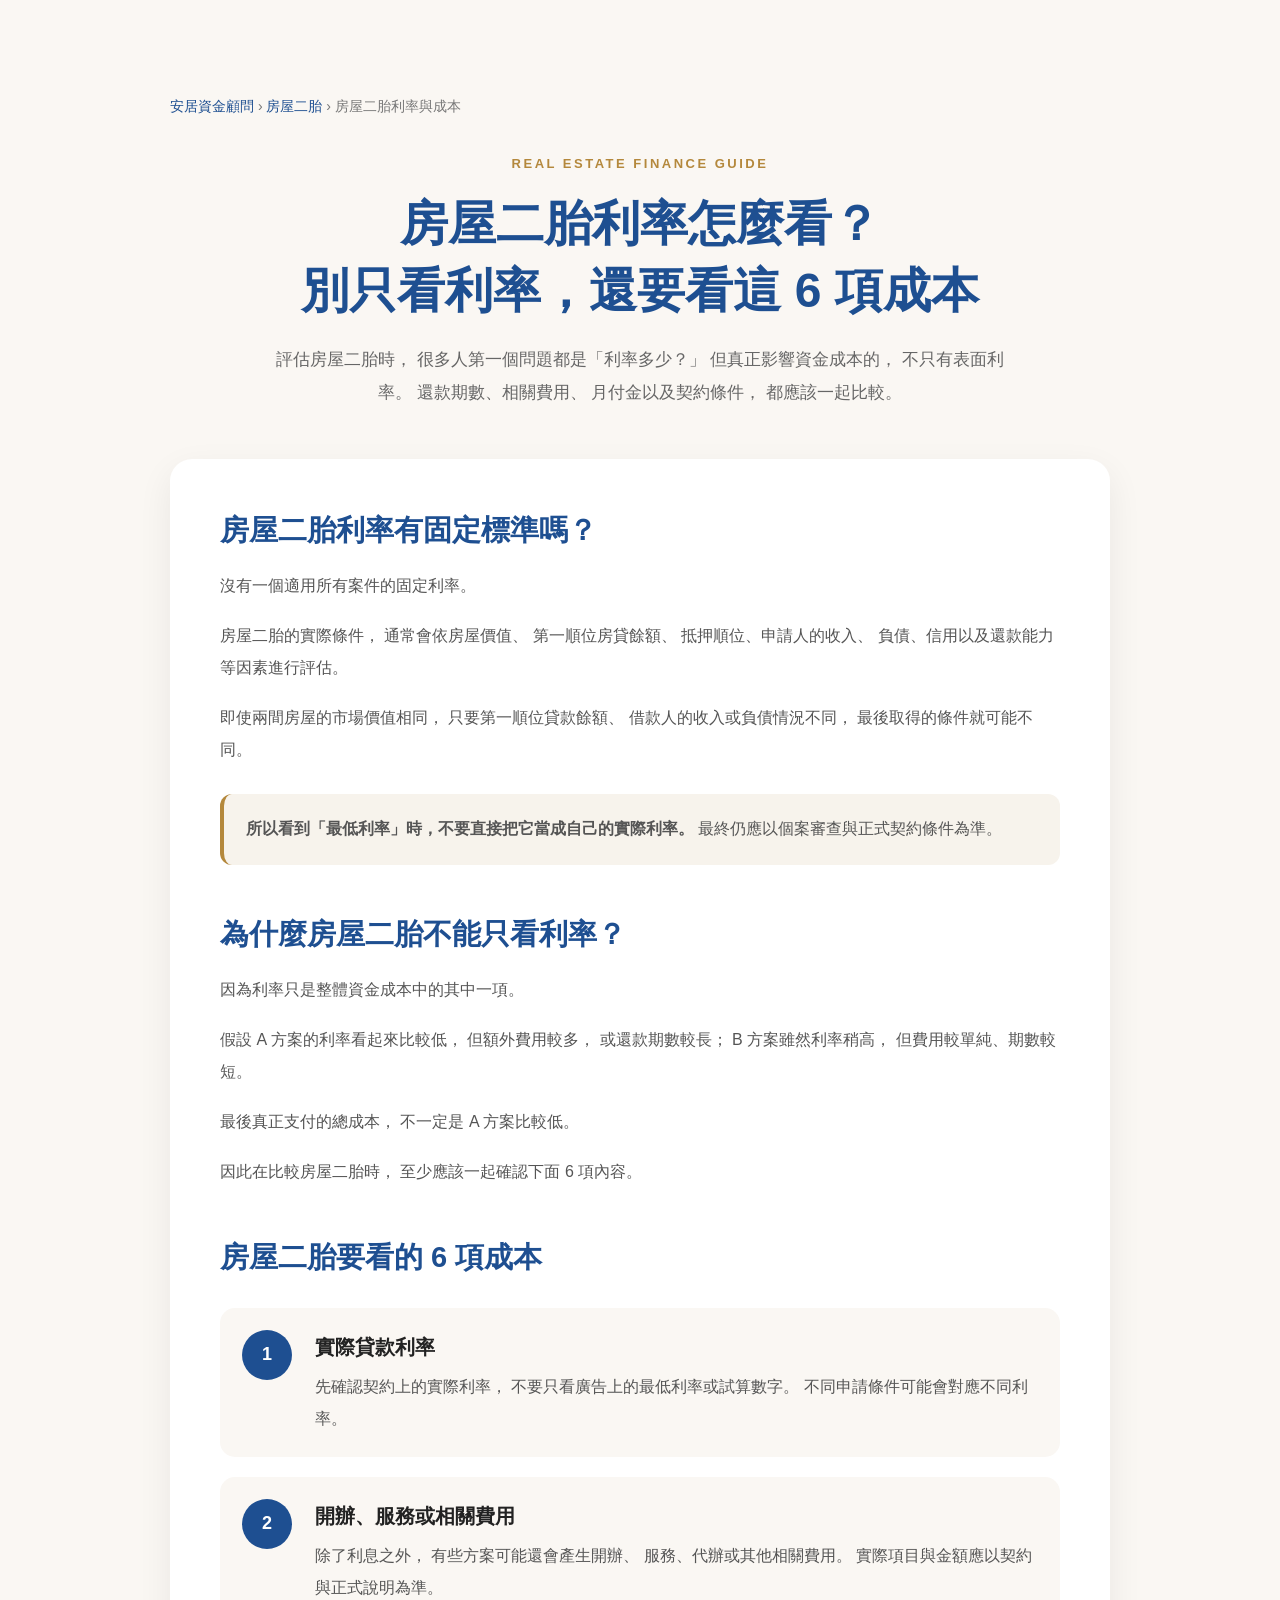
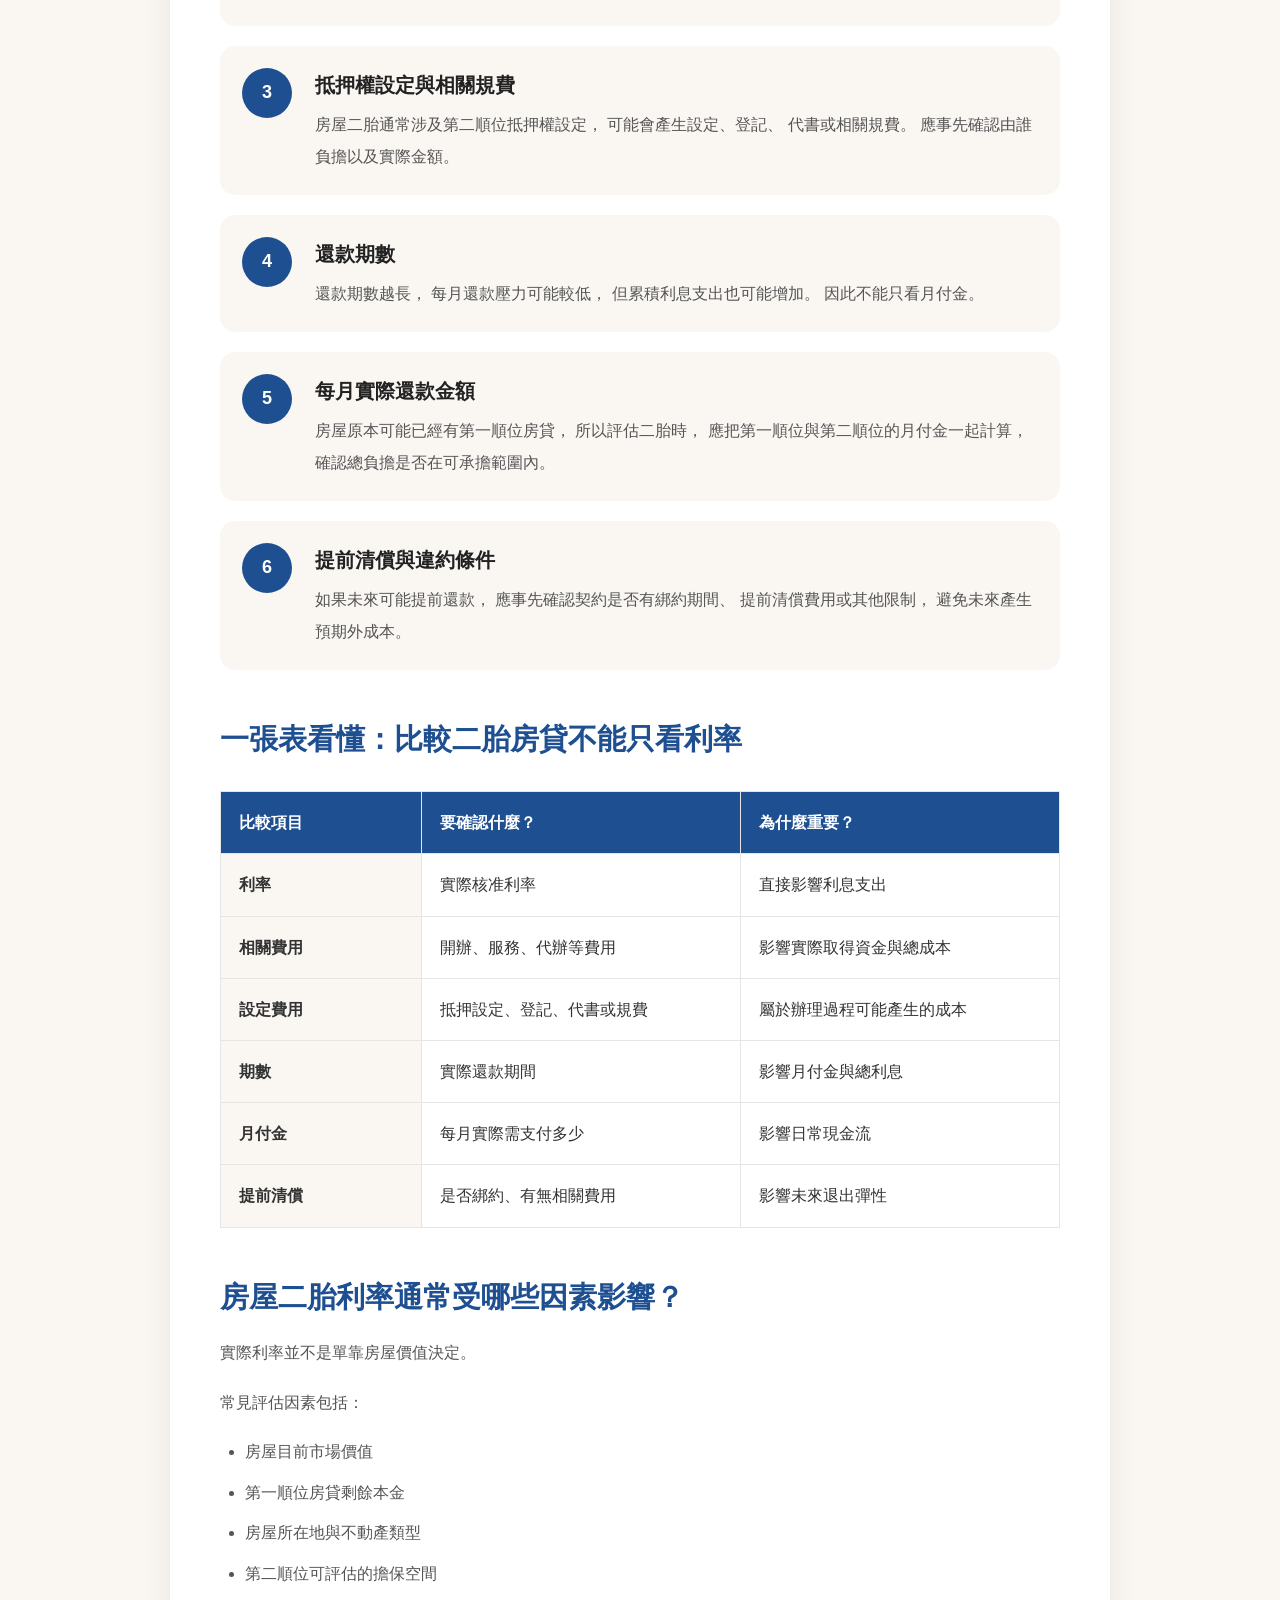
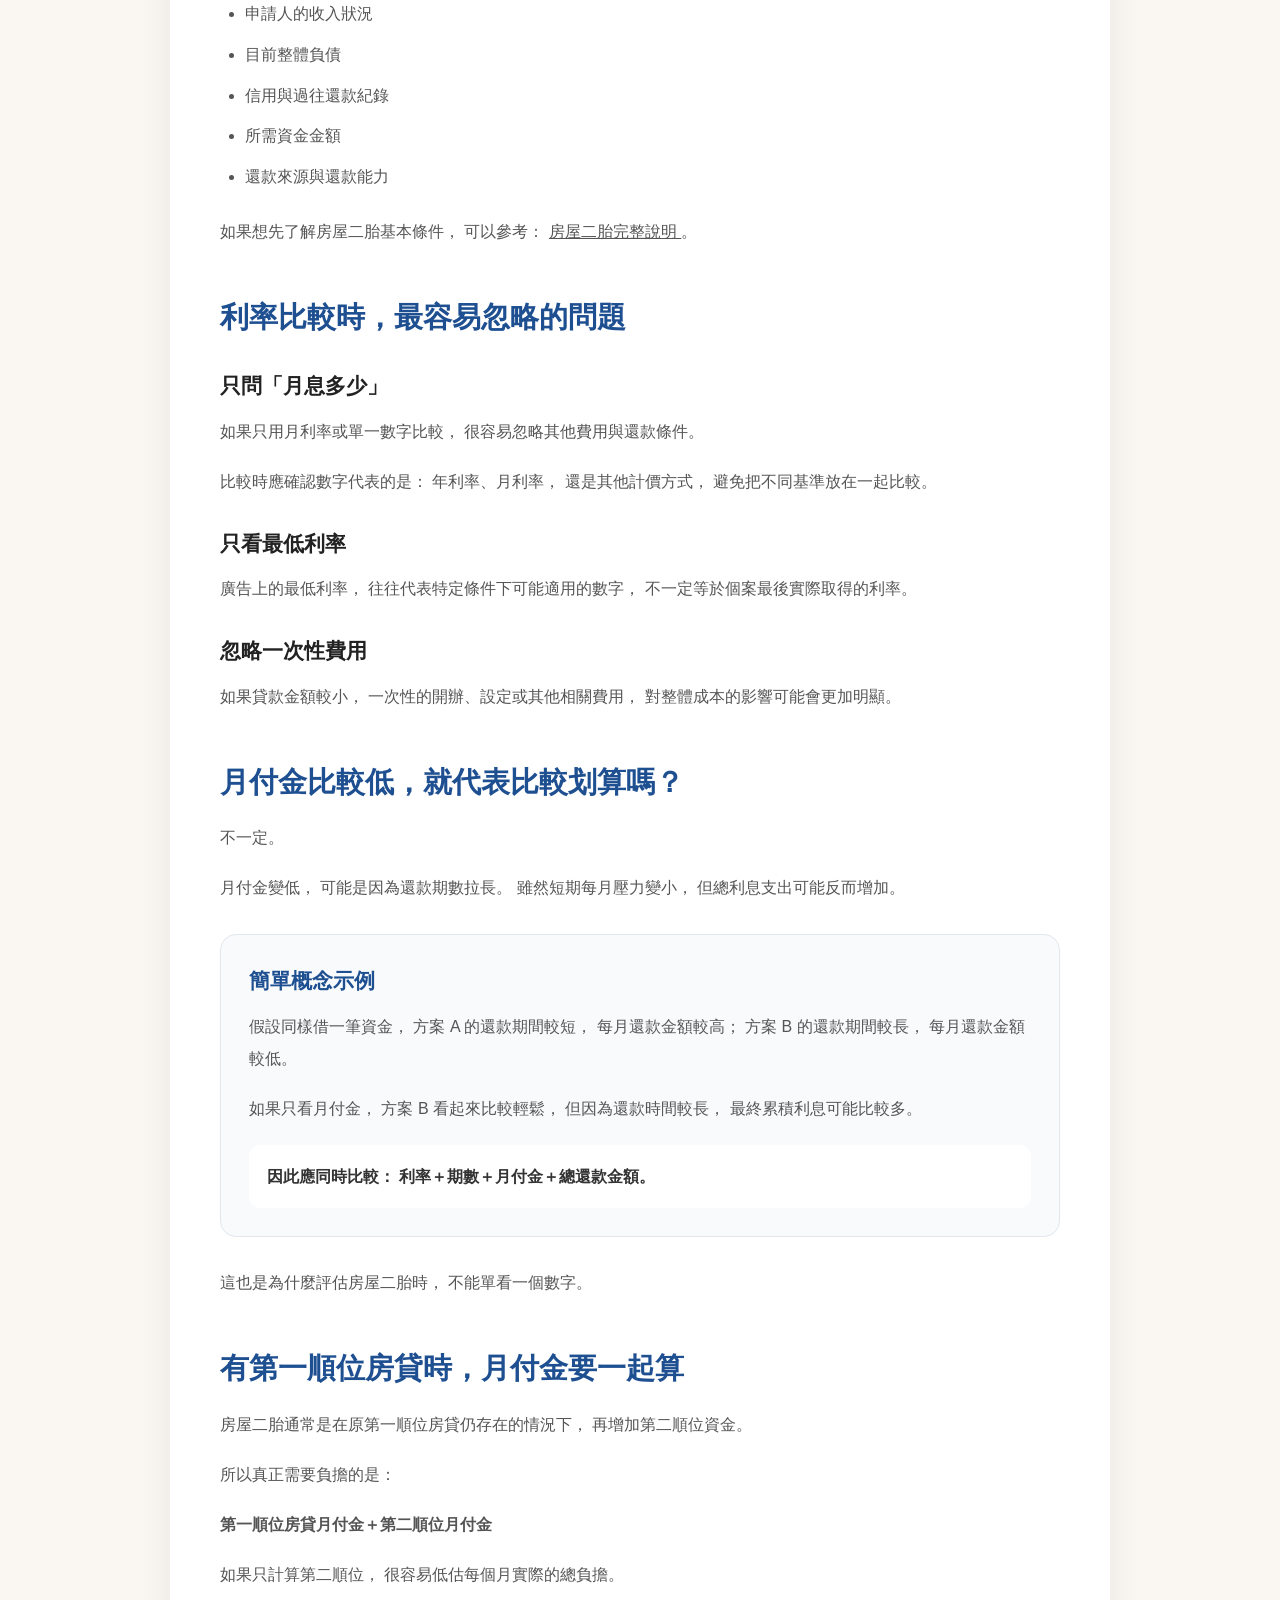
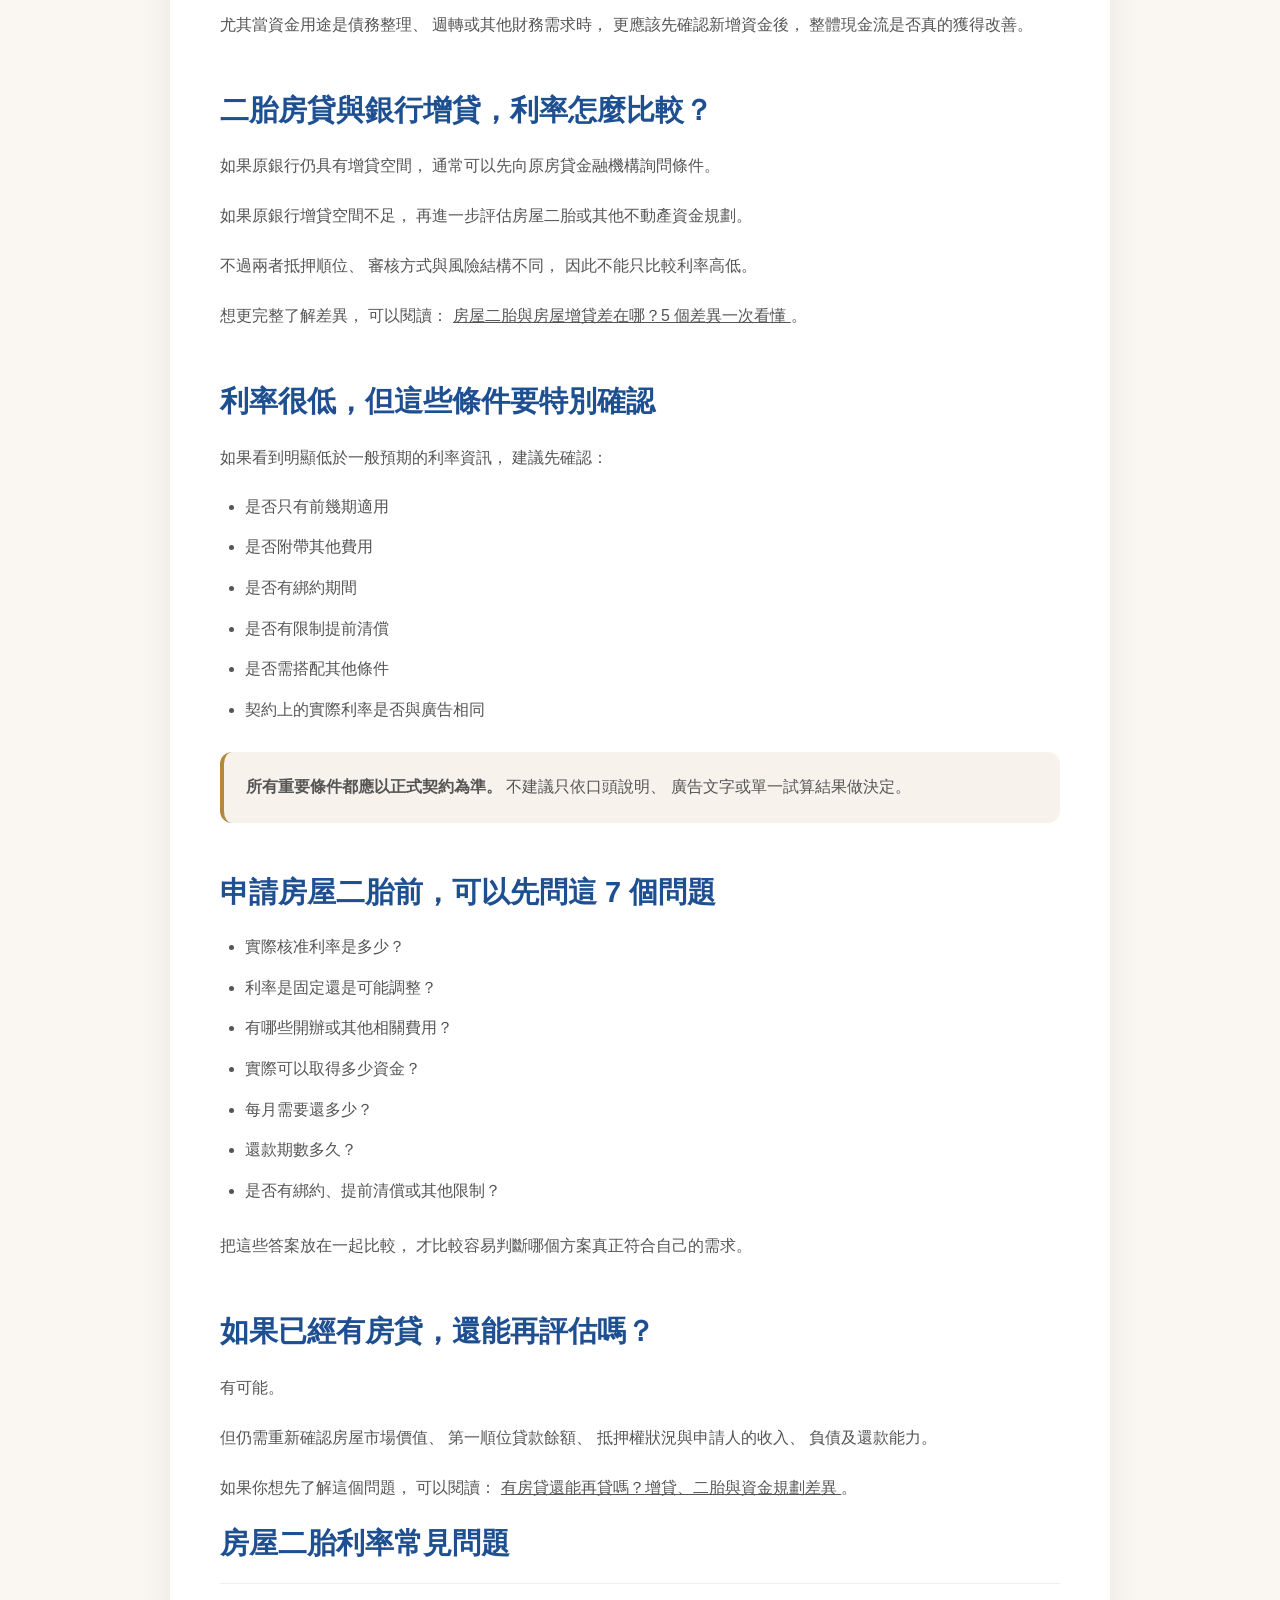
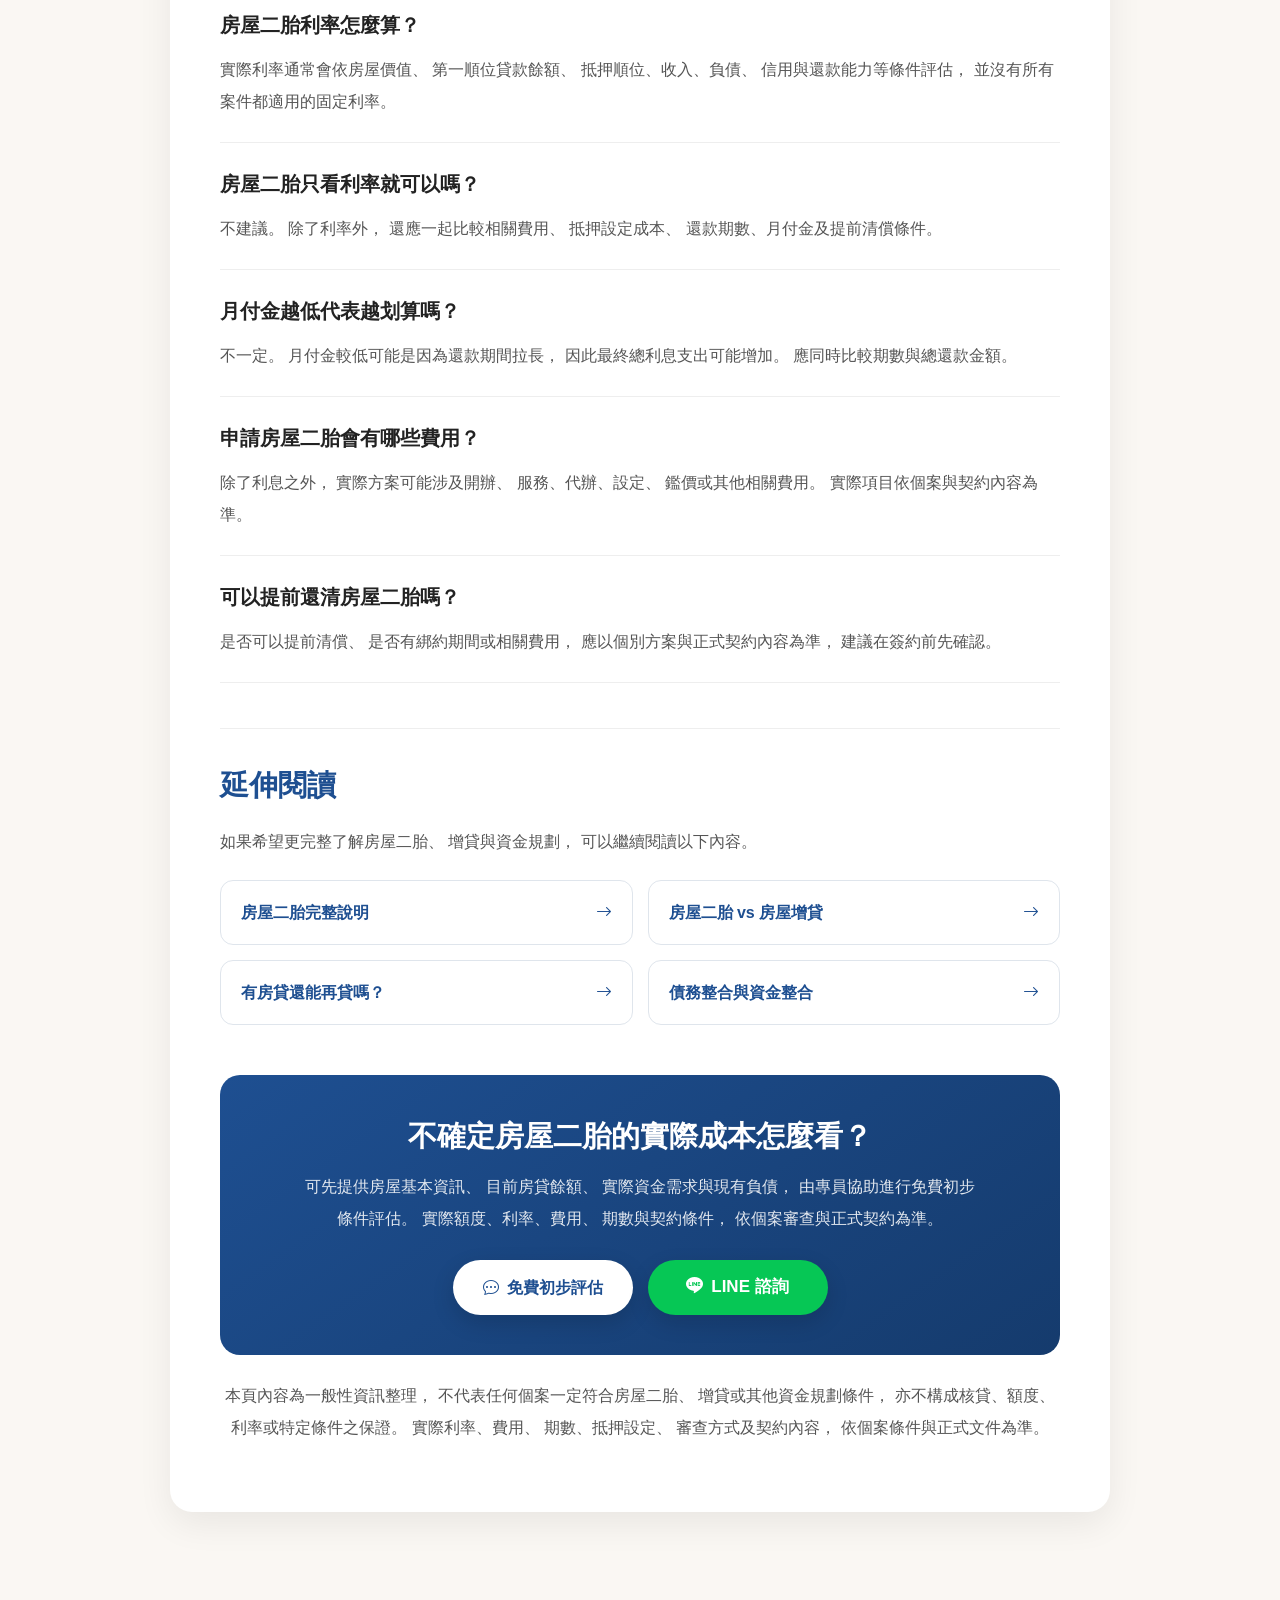
<file: second-mortgage-interest-rate-costs.html>
<!DOCTYPE html>
<html lang="zh-Hant-TW">

<head>

    <meta charset="UTF-8">

    <meta
        name="viewport"
        content="width=device-width, initial-scale=1.0"
    >

    <title>房屋二胎利率怎麼看？別只看利率，還要看這6項成本｜安居資金顧問</title>

    <meta
        name="description"
        content="房屋二胎利率怎麼看？安居資金顧問整理二胎房貸常見利率、費用、還款期數、月付金、設定費與提前清償條件等6項成本，協助屋主評估真正的資金成本。"
    >

    <meta
        name="robots"
        content="index, follow"
    >

    <link
        rel="canonical"
        href="https://anju-finance-tw.web.app/second-mortgage-interest-rate-costs.html"
    >


    <!-- Open Graph -->

    <meta
        property="og:type"
        content="article"
    >

    <meta
        property="og:title"
        content="房屋二胎利率怎麼看？別只看利率，還要看這 6 項成本"
    >

    <meta
        property="og:description"
        content="評估房屋二胎不能只看表面利率，還要一起比較相關費用、還款期數、月付金與契約條件。"
    >

    <meta
        property="og:url"
        content="https://anju-finance-tw.web.app/second-mortgage-interest-rate-costs.html"
    >

    <meta
        property="og:site_name"
        content="安居資金顧問"
    >

    <meta
        property="og:locale"
        content="zh_TW"
    >


    <!-- Icons -->

    <link
        rel="stylesheet"
        href="https://cdn.jsdelivr.net/npm/bootstrap-icons@1.11.3/font/bootstrap-icons.css"
    >


    <!-- Main CSS -->

    <link
        rel="stylesheet"
        href="style.css"
    >


    <!-- Article CSS -->

    <style>

        .article-page {
            padding: 95px 20px;
            background: #faf7f3;
        }

        .article-container {
            max-width: 940px;
            margin: 0 auto;
        }

        .breadcrumb {
            margin-bottom: 30px;
            color: #777;
            font-size: 14px;
        }

        .breadcrumb a {
            color: #1e4f91;
            text-decoration: none;
        }

        .breadcrumb a:hover {
            text-decoration: underline;
        }

        .article-header {
            text-align: center;
            margin-bottom: 50px;
        }

        .article-label {
            display: inline-block;
            margin-bottom: 15px;
            color: #b4883c;
            font-size: 13px;
            font-weight: 800;
            letter-spacing: 2.5px;
        }

        .article-header h1 {
            max-width: 850px;
            margin: 0 auto 20px;
            color: #1e4f91;
            font-size: clamp(34px, 5vw, 48px);
            line-height: 1.4;
            font-weight: 800;
        }

        .article-header p {
            max-width: 760px;
            margin: 0 auto;
            color: #666;
            line-height: 1.9;
            font-size: 17px;
        }

        .article-content {
            background: #fff;
            padding: 50px;
            border-radius: 22px;
            box-shadow: 0 12px 35px rgba(0,0,0,.07);
        }

        .article-content h2 {
            margin-top: 48px;
            margin-bottom: 18px;
            color: #1e4f91;
            font-size: 29px;
            line-height: 1.5;
        }

        .article-content h2:first-child {
            margin-top: 0;
        }

        .article-content h3 {
            margin-top: 28px;
            margin-bottom: 12px;
            color: #222;
            font-size: 21px;
        }

        .article-content p {
            margin-bottom: 18px;
            color: #555;
            line-height: 2;
            font-size: 16px;
        }

        .article-content ul {
            padding-left: 25px;
            margin-bottom: 25px;
        }

        .article-content li {
            margin-bottom: 11px;
            color: #555;
            line-height: 1.85;
        }

        .notice-box {
            margin: 28px 0;
            padding: 20px 22px;
            border-left: 4px solid #b4883c;
            border-radius: 12px;
            background: #f7f3ec;
            color: #555;
            line-height: 1.9;
        }

        .cost-list {
            display: grid;
            gap: 20px;
            margin: 28px 0;
        }

        .cost-item {
            display: grid;
            grid-template-columns: 55px 1fr;
            gap: 18px;
            padding: 22px;
            background: #faf7f3;
            border-radius: 15px;
        }

        .cost-number {
            width: 50px;
            height: 50px;
            display: flex;
            align-items: center;
            justify-content: center;
            border-radius: 50%;
            background: #1e4f91;
            color: #fff;
            font-size: 18px;
            font-weight: 800;
        }

        .cost-item h3 {
            margin: 0 0 7px;
            color: #222;
            font-size: 20px;
        }

        .cost-item p {
            margin: 0;
        }

        .comparison-table-wrap {
            margin: 30px 0;
            overflow-x: auto;
        }

        .comparison-table {
            width: 100%;
            border-collapse: collapse;
            min-width: 700px;
        }

        .comparison-table th,
        .comparison-table td {
            padding: 17px 18px;
            border: 1px solid #e5e5e5;
            text-align: left;
            vertical-align: top;
            line-height: 1.7;
        }

        .comparison-table th {
            background: #1e4f91;
            color: #fff;
        }

        .comparison-table td:first-child {
            width: 24%;
            background: #faf7f3;
            font-weight: 700;
        }

        .example-box {
            margin: 30px 0;
            padding: 28px;
            border: 1px solid #e3e7ec;
            border-radius: 16px;
            background: #f8fafc;
        }

        .example-box h3 {
            margin-top: 0;
            color: #1e4f91;
        }

        .example-result {
            margin-top: 20px;
            padding: 18px;
            border-radius: 12px;
            background: #fff;
            font-weight: 700;
            color: #333;
        }

        .faq-section {
            margin-top: 10px;
        }

        .faq-box {
            padding: 24px 0;
            border-top: 1px solid #eee;
        }

        .faq-box:last-child {
            border-bottom: 1px solid #eee;
        }

        .faq-box h3 {
            margin-top: 0;
            color: #222;
            font-size: 20px;
        }

        .faq-box p {
            margin-bottom: 0;
        }

        .related-services {
            margin-top: 45px;
            padding-top: 35px;
            border-top: 1px solid #eee;
        }

        .related-services h2 {
            margin-top: 0;
        }

        .related-links {
            display: grid;
            grid-template-columns: 1fr 1fr;
            gap: 15px;
            margin-top: 22px;
        }

        .related-link {
            display: flex;
            align-items: center;
            justify-content: space-between;
            gap: 15px;
            padding: 18px 20px;
            border: 1px solid #dfe5ec;
            border-radius: 13px;
            background: #fff;
            color: #1e4f91;
            text-decoration: none;
            font-weight: 700;
            transition:
                background .25s ease,
                border-color .25s ease,
                transform .25s ease;
        }

        .related-link:hover {
            background: #f4f7fb;
            border-color: #1e4f91;
            transform: translateY(-2px);
        }

        .article-cta {
            margin-top: 50px;
            padding: 40px 28px;
            border-radius: 20px;
            text-align: center;
            background:
                linear-gradient(
                    145deg,
                    #1e4f91,
                    #153b6d
                );
            color: #fff;
        }

        .article-cta h2 {
            margin-top: 0;
            margin-bottom: 12px;
            color: #fff;
        }

        .article-cta p {
            max-width: 680px;
            margin: 0 auto;
            color: rgba(255,255,255,.88);
        }

        .cta-buttons {
            display: flex;
            justify-content: center;
            flex-wrap: wrap;
            gap: 15px;
            margin-top: 25px;
        }

        .cta-buttons a {
            display: inline-flex;
            align-items: center;
            justify-content: center;
            gap: 8px;
            min-width: 180px;
            padding: 13px 24px;
            border-radius: 999px;
            text-decoration: none;
            font-weight: 700;
            transition:
                transform .25s ease,
                box-shadow .25s ease;
        }

        .cta-buttons a:hover {
            transform: translateY(-2px);
        }

        .btn-home {
            background: #fff;
            color: #1e4f91;
            box-shadow: 0 8px 22px rgba(0,0,0,.15);
        }

        .btn-line {
            background: #06c755;
            color: #fff;
            box-shadow: 0 8px 22px rgba(0,0,0,.14);
        }

        .article-disclaimer {
            margin-top: 25px;
            color: #777;
            font-size: 13px;
            line-height: 1.8;
            text-align: center;
        }


        @media (max-width: 768px) {

            .article-page {
                padding: 70px 15px;
            }

            .article-content {
                padding: 28px 22px;
            }

            .article-header h1 {
                font-size: 31px;
            }

            .article-header p {
                font-size: 16px;
            }

            .article-content h2 {
                font-size: 24px;
            }

            .cost-item {
                grid-template-columns: 44px 1fr;
                padding: 18px;
            }

            .cost-number {
                width: 42px;
                height: 42px;
                font-size: 16px;
            }

            .related-links {
                grid-template-columns: 1fr;
            }

            .article-cta {
                padding: 32px 20px;
            }

            .cta-buttons {
                flex-direction: column;
            }

            .cta-buttons a {
                width: 100%;
            }

        }

    </style>


    <!-- Article Schema -->

    <script type="application/ld+json">
    {
        "@context": "https://schema.org",
        "@type": "Article",
        "headline": "房屋二胎利率怎麼看？別只看利率，還要看這 6 項成本",
        "description": "整理房屋二胎常見利率、相關費用、還款期數、月付金與契約條件等資金成本評估重點。",
        "inLanguage": "zh-Hant-TW",
        "mainEntityOfPage": {
            "@type": "WebPage",
            "@id": "https://anju-finance-tw.web.app/second-mortgage-interest-rate-costs.html"
        },
        "publisher": {
            "@type": "Organization",
            "name": "安居資金顧問"
        }
    }
    </script>


    <!-- FAQ Schema -->

    <script type="application/ld+json">
    {
        "@context": "https://schema.org",
        "@type": "FAQPage",
        "mainEntity": [
            {
                "@type": "Question",
                "name": "房屋二胎利率怎麼算？",
                "acceptedAnswer": {
                    "@type": "Answer",
                    "text": "房屋二胎實際利率會依房屋價值、第一順位貸款餘額、抵押順位、申請人收入、負債、信用與個案風險等條件評估，並非所有案件都有固定利率。"
                }
            },
            {
                "@type": "Question",
                "name": "房屋二胎只看利率就可以嗎？",
                "acceptedAnswer": {
                    "@type": "Answer",
                    "text": "不建議只看名目利率。評估時還應比較開辦或服務相關費用、設定費用、還款期數、月付金、提前清償與違約條件等整體成本。"
                }
            },
            {
                "@type": "Question",
                "name": "二胎房貸月付金越低越好嗎？",
                "acceptedAnswer": {
                    "@type": "Answer",
                    "text": "不一定。月付金較低可能來自較長還款期數，因此總利息成本可能增加。應同時比較期數、利率與總還款金額。"
                }
            },
            {
                "@type": "Question",
                "name": "申請房屋二胎前要確認哪些費用？",
                "acceptedAnswer": {
                    "@type": "Answer",
                    "text": "除了利率外，應確認是否有開辦、服務、代辦、設定、鑑價或其他相關費用，以及提前清償、違約與契約終止條件。實際項目依方案與契約為準。"
                }
            }
        ]
    }
    </script>

</head>


<body>


    <main class="article-page">

        <div class="article-container">


            <!-- Breadcrumb -->

            <nav class="breadcrumb" aria-label="麵包屑導覽">

                <a href="index.html">
                    安居資金顧問
                </a>

                <span> › </span>

                <a href="house-second-mortgage.html">
                    房屋二胎
                </a>

                <span> › </span>

                <span>
                    房屋二胎利率與成本
                </span>

            </nav>


            <!-- Header -->

            <header class="article-header">

                <span class="article-label">
                    REAL ESTATE FINANCE GUIDE
                </span>

                <h1>
                    房屋二胎利率怎麼看？<br>
                    別只看利率，還要看這 6 項成本
                </h1>

                <p>
                    評估房屋二胎時，
                    很多人第一個問題都是「利率多少？」
                    但真正影響資金成本的，
                    不只有表面利率。
                    還款期數、相關費用、
                    月付金以及契約條件，
                    都應該一起比較。
                </p>

            </header>


            <article class="article-content">


                <!-- 01 -->

                <h2>
                    房屋二胎利率有固定標準嗎？
                </h2>

                <p>
                    沒有一個適用所有案件的固定利率。
                </p>

                <p>
                    房屋二胎的實際條件，
                    通常會依房屋價值、
                    第一順位房貸餘額、
                    抵押順位、申請人的收入、
                    負債、信用以及還款能力等因素進行評估。
                </p>

                <p>
                    即使兩間房屋的市場價值相同，
                    只要第一順位貸款餘額、
                    借款人的收入或負債情況不同，
                    最後取得的條件就可能不同。
                </p>

                <div class="notice-box">

                    <strong>所以看到「最低利率」時，不要直接把它當成自己的實際利率。</strong>

                    最終仍應以個案審查與正式契約條件為準。

                </div>


                <!-- 02 -->

                <h2>
                    為什麼房屋二胎不能只看利率？
                </h2>

                <p>
                    因為利率只是整體資金成本中的其中一項。
                </p>

                <p>
                    假設 A 方案的利率看起來比較低，
                    但額外費用較多，
                    或還款期數較長；
                    B 方案雖然利率稍高，
                    但費用較單純、期數較短。
                </p>

                <p>
                    最後真正支付的總成本，
                    不一定是 A 方案比較低。
                </p>

                <p>
                    因此在比較房屋二胎時，
                    至少應該一起確認下面 6 項內容。
                </p>


                <!-- 6 Costs -->

                <h2>
                    房屋二胎要看的 6 項成本
                </h2>


                <div class="cost-list">


                    <div class="cost-item">

                        <div class="cost-number">
                            1
                        </div>

                        <div>

                            <h3>
                                實際貸款利率
                            </h3>

                            <p>
                                先確認契約上的實際利率，
                                不要只看廣告上的最低利率或試算數字。
                                不同申請條件可能會對應不同利率。
                            </p>

                        </div>

                    </div>


                    <div class="cost-item">

                        <div class="cost-number">
                            2
                        </div>

                        <div>

                            <h3>
                                開辦、服務或相關費用
                            </h3>

                            <p>
                                除了利息之外，
                                有些方案可能還會產生開辦、
                                服務、代辦或其他相關費用。
                                實際項目與金額應以契約與正式說明為準。
                            </p>

                        </div>

                    </div>


                    <div class="cost-item">

                        <div class="cost-number">
                            3
                        </div>

                        <div>

                            <h3>
                                抵押權設定與相關規費
                            </h3>

                            <p>
                                房屋二胎通常涉及第二順位抵押權設定，
                                可能會產生設定、登記、
                                代書或相關規費。
                                應事先確認由誰負擔以及實際金額。
                            </p>

                        </div>

                    </div>


                    <div class="cost-item">

                        <div class="cost-number">
                            4
                        </div>

                        <div>

                            <h3>
                                還款期數
                            </h3>

                            <p>
                                還款期數越長，
                                每月還款壓力可能較低，
                                但累積利息支出也可能增加。
                                因此不能只看月付金。
                            </p>

                        </div>

                    </div>


                    <div class="cost-item">

                        <div class="cost-number">
                            5
                        </div>

                        <div>

                            <h3>
                                每月實際還款金額
                            </h3>

                            <p>
                                房屋原本可能已經有第一順位房貸，
                                所以評估二胎時，
                                應把第一順位與第二順位的月付金一起計算，
                                確認總負擔是否在可承擔範圍內。
                            </p>

                        </div>

                    </div>


                    <div class="cost-item">

                        <div class="cost-number">
                            6
                        </div>

                        <div>

                            <h3>
                                提前清償與違約條件
                            </h3>

                            <p>
                                如果未來可能提前還款，
                                應事先確認契約是否有綁約期間、
                                提前清償費用或其他限制，
                                避免未來產生預期外成本。
                            </p>

                        </div>

                    </div>


                </div>


                <!-- 03 -->

                <h2>
                    一張表看懂：比較二胎房貸不能只看利率
                </h2>


                <div class="comparison-table-wrap">

                    <table class="comparison-table">

                        <thead>

                            <tr>

                                <th>
                                    比較項目
                                </th>

                                <th>
                                    要確認什麼？
                                </th>

                                <th>
                                    為什麼重要？
                                </th>

                            </tr>

                        </thead>


                        <tbody>

                            <tr>

                                <td>
                                    利率
                                </td>

                                <td>
                                    實際核准利率
                                </td>

                                <td>
                                    直接影響利息支出
                                </td>

                            </tr>


                            <tr>

                                <td>
                                    相關費用
                                </td>

                                <td>
                                    開辦、服務、代辦等費用
                                </td>

                                <td>
                                    影響實際取得資金與總成本
                                </td>

                            </tr>


                            <tr>

                                <td>
                                    設定費用
                                </td>

                                <td>
                                    抵押設定、登記、代書或規費
                                </td>

                                <td>
                                    屬於辦理過程可能產生的成本
                                </td>

                            </tr>


                            <tr>

                                <td>
                                    期數
                                </td>

                                <td>
                                    實際還款期間
                                </td>

                                <td>
                                    影響月付金與總利息
                                </td>

                            </tr>


                            <tr>

                                <td>
                                    月付金
                                </td>

                                <td>
                                    每月實際需支付多少
                                </td>

                                <td>
                                    影響日常現金流
                                </td>

                            </tr>


                            <tr>

                                <td>
                                    提前清償
                                </td>

                                <td>
                                    是否綁約、有無相關費用
                                </td>

                                <td>
                                    影響未來退出彈性
                                </td>

                            </tr>

                        </tbody>

                    </table>

                </div>


                <!-- 04 -->

                <h2>
                    房屋二胎利率通常受哪些因素影響？
                </h2>

                <p>
                    實際利率並不是單靠房屋價值決定。
                </p>

                <p>
                    常見評估因素包括：
                </p>

                <ul>

                    <li>
                        房屋目前市場價值
                    </li>

                    <li>
                        第一順位房貸剩餘本金
                    </li>

                    <li>
                        房屋所在地與不動產類型
                    </li>

                    <li>
                        第二順位可評估的擔保空間
                    </li>

                    <li>
                        申請人的收入狀況
                    </li>

                    <li>
                        目前整體負債
                    </li>

                    <li>
                        信用與過往還款紀錄
                    </li>

                    <li>
                        所需資金金額
                    </li>

                    <li>
                        還款來源與還款能力
                    </li>

                </ul>

                <p>
                    如果想先了解房屋二胎基本條件，
                    可以參考：
                    <a href="house-second-mortgage.html">
                        房屋二胎完整說明
                    </a>。
                </p>


                <!-- 05 -->

                <h2>
                    利率比較時，最容易忽略的問題
                </h2>

                <h3>
                    只問「月息多少」
                </h3>

                <p>
                    如果只用月利率或單一數字比較，
                    很容易忽略其他費用與還款條件。
                </p>

                <p>
                    比較時應確認數字代表的是：
                    年利率、月利率，
                    還是其他計價方式，
                    避免把不同基準放在一起比較。
                </p>


                <h3>
                    只看最低利率
                </h3>

                <p>
                    廣告上的最低利率，
                    往往代表特定條件下可能適用的數字，
                    不一定等於個案最後實際取得的利率。
                </p>


                <h3>
                    忽略一次性費用
                </h3>

                <p>
                    如果貸款金額較小，
                    一次性的開辦、設定或其他相關費用，
                    對整體成本的影響可能會更加明顯。
                </p>


                <!-- 06 -->

                <h2>
                    月付金比較低，就代表比較划算嗎？
                </h2>

                <p>
                    不一定。
                </p>

                <p>
                    月付金變低，
                    可能是因為還款期數拉長。
                    雖然短期每月壓力變小，
                    但總利息支出可能反而增加。
                </p>


                <div class="example-box">

                    <h3>
                        簡單概念示例
                    </h3>

                    <p>
                        假設同樣借一筆資金，
                        方案 A 的還款期間較短，
                        每月還款金額較高；
                        方案 B 的還款期間較長，
                        每月還款金額較低。
                    </p>

                    <p>
                        如果只看月付金，
                        方案 B 看起來比較輕鬆，
                        但因為還款時間較長，
                        最終累積利息可能比較多。
                    </p>

                    <div class="example-result">

                        因此應同時比較：
                        利率＋期數＋月付金＋總還款金額。

                    </div>

                </div>

                <p>
                    這也是為什麼評估房屋二胎時，
                    不能單看一個數字。
                </p>


                <!-- 07 -->

                <h2>
                    有第一順位房貸時，月付金要一起算
                </h2>

                <p>
                    房屋二胎通常是在原第一順位房貸仍存在的情況下，
                    再增加第二順位資金。
                </p>

                <p>
                    所以真正需要負擔的是：
                </p>

                <p>
                    <strong>
                        第一順位房貸月付金＋第二順位月付金
                    </strong>
                </p>

                <p>
                    如果只計算第二順位，
                    很容易低估每個月實際的總負擔。
                </p>

                <p>
                    尤其當資金用途是債務整理、
                    週轉或其他財務需求時，
                    更應該先確認新增資金後，
                    整體現金流是否真的獲得改善。
                </p>


                <!-- 08 -->

                <h2>
                    二胎房貸與銀行增貸，利率怎麼比較？
                </h2>

                <p>
                    如果原銀行仍具有增貸空間，
                    通常可以先向原房貸金融機構詢問條件。
                </p>

                <p>
                    如果原銀行增貸空間不足，
                    再進一步評估房屋二胎或其他不動產資金規劃。
                </p>

                <p>
                    不過兩者抵押順位、
                    審核方式與風險結構不同，
                    因此不能只比較利率高低。
                </p>

                <p>
                    想更完整了解差異，
                    可以閱讀：
                    <a href="second-mortgage-vs-home-equity-loan.html">
                        房屋二胎與房屋增貸差在哪？5 個差異一次看懂
                    </a>。
                </p>


                <!-- 09 -->

                <h2>
                    利率很低，但這些條件要特別確認
                </h2>

                <p>
                    如果看到明顯低於一般預期的利率資訊，
                    建議先確認：
                </p>

                <ul>

                    <li>
                        是否只有前幾期適用
                    </li>

                    <li>
                        是否附帶其他費用
                    </li>

                    <li>
                        是否有綁約期間
                    </li>

                    <li>
                        是否有限制提前清償
                    </li>

                    <li>
                        是否需搭配其他條件
                    </li>

                    <li>
                        契約上的實際利率是否與廣告相同
                    </li>

                </ul>

                <div class="notice-box">

                    <strong>所有重要條件都應以正式契約為準。</strong>

                    不建議只依口頭說明、
                    廣告文字或單一試算結果做決定。

                </div>


                <!-- 10 -->

                <h2>
                    申請房屋二胎前，可以先問這 7 個問題
                </h2>

                <ul>

                    <li>
                        實際核准利率是多少？
                    </li>

                    <li>
                        利率是固定還是可能調整？
                    </li>

                    <li>
                        有哪些開辦或其他相關費用？
                    </li>

                    <li>
                        實際可以取得多少資金？
                    </li>

                    <li>
                        每月需要還多少？
                    </li>

                    <li>
                        還款期數多久？
                    </li>

                    <li>
                        是否有綁約、提前清償或其他限制？
                    </li>

                </ul>

                <p>
                    把這些答案放在一起比較，
                    才比較容易判斷哪個方案真正符合自己的需求。
                </p>


                <!-- 11 -->

                <h2>
                    如果已經有房貸，還能再評估嗎？
                </h2>

                <p>
                    有可能。
                </p>

                <p>
                    但仍需重新確認房屋市場價值、
                    第一順位貸款餘額、
                    抵押權狀況與申請人的收入、
                    負債及還款能力。
                </p>

                <p>
                    如果你想先了解這個問題，
                    可以閱讀：
                    <a href="can-i-borrow-again-with-mortgage.html">
                        有房貸還能再貸嗎？增貸、二胎與資金規劃差異
                    </a>。
                </p>


                <!-- FAQ -->

                <section class="faq-section">

                    <h2>
                        房屋二胎利率常見問題
                    </h2>


                    <div class="faq-box">

                        <h3>
                            房屋二胎利率怎麼算？
                        </h3>

                        <p>
                            實際利率通常會依房屋價值、
                            第一順位貸款餘額、
                            抵押順位、收入、負債、
                            信用與還款能力等條件評估，
                            並沒有所有案件都適用的固定利率。
                        </p>

                    </div>


                    <div class="faq-box">

                        <h3>
                            房屋二胎只看利率就可以嗎？
                        </h3>

                        <p>
                            不建議。
                            除了利率外，
                            還應一起比較相關費用、
                            抵押設定成本、
                            還款期數、月付金及提前清償條件。
                        </p>

                    </div>


                    <div class="faq-box">

                        <h3>
                            月付金越低代表越划算嗎？
                        </h3>

                        <p>
                            不一定。
                            月付金較低可能是因為還款期間拉長，
                            因此最終總利息支出可能增加。
                            應同時比較期數與總還款金額。
                        </p>

                    </div>


                    <div class="faq-box">

                        <h3>
                            申請房屋二胎會有哪些費用？
                        </h3>

                        <p>
                            除了利息之外，
                            實際方案可能涉及開辦、
                            服務、代辦、設定、
                            鑑價或其他相關費用。
                            實際項目依個案與契約內容為準。
                        </p>

                    </div>


                    <div class="faq-box">

                        <h3>
                            可以提前還清房屋二胎嗎？
                        </h3>

                        <p>
                            是否可以提前清償、
                            是否有綁約期間或相關費用，
                            應以個別方案與正式契約內容為準，
                            建議在簽約前先確認。
                        </p>

                    </div>


                </section>


                <!-- Related -->

                <section class="related-services">

                    <h2>
                        延伸閱讀
                    </h2>

                    <p>
                        如果希望更完整了解房屋二胎、
                        增貸與資金規劃，
                        可以繼續閱讀以下內容。
                    </p>


                    <div class="related-links">

                        <a
                            href="house-second-mortgage.html"
                            class="related-link"
                        >

                            <span>
                                房屋二胎完整說明
                            </span>

                            <i class="bi bi-arrow-right"></i>

                        </a>


                        <a
                            href="second-mortgage-vs-home-equity-loan.html"
                            class="related-link"
                        >

                            <span>
                                房屋二胎 vs 房屋增貸
                            </span>

                            <i class="bi bi-arrow-right"></i>

                        </a>


                        <a
                            href="can-i-borrow-again-with-mortgage.html"
                            class="related-link"
                        >

                            <span>
                                有房貸還能再貸嗎？
                            </span>

                            <i class="bi bi-arrow-right"></i>

                        </a>


                        <a
                            href="fund-consolidation.html"
                            class="related-link"
                        >

                            <span>
                                債務整合與資金整合
                            </span>

                            <i class="bi bi-arrow-right"></i>

                        </a>

                    </div>

                </section>


                <!-- CTA -->

                <section class="article-cta">

                    <h2>
                        不確定房屋二胎的實際成本怎麼看？
                    </h2>

                    <p>
                        可先提供房屋基本資訊、
                        目前房貸餘額、
                        實際資金需求與現有負債，
                        由專員協助進行免費初步條件評估。
                        實際額度、利率、費用、
                        期數與契約條件，
                        依個案審查與正式契約為準。
                    </p>


                    <div class="cta-buttons">

                        <a
                            href="index.html#contact"
                            class="btn-home"
                        >

                            <i class="bi bi-chat-dots"></i>

                            免費初步評估

                        </a>


                        <a
                            href="https://lin.ee/9uCF5xJ"
                            class="btn-line"
                            target="_blank"
                            rel="noopener noreferrer"
                        >

                            <i class="bi bi-line"></i>

                            LINE 諮詢

                        </a>

                    </div>

                </section>


                <p class="article-disclaimer">

                    本頁內容為一般性資訊整理，
                    不代表任何個案一定符合房屋二胎、
                    增貸或其他資金規劃條件，
                    亦不構成核貸、額度、
                    利率或特定條件之保證。
                    實際利率、費用、
                    期數、抵押設定、
                    審查方式及契約內容，
                    依個案條件與正式文件為準。

                </p>


            </article>


        </div>

    </main>


</body>

</html>
</file>
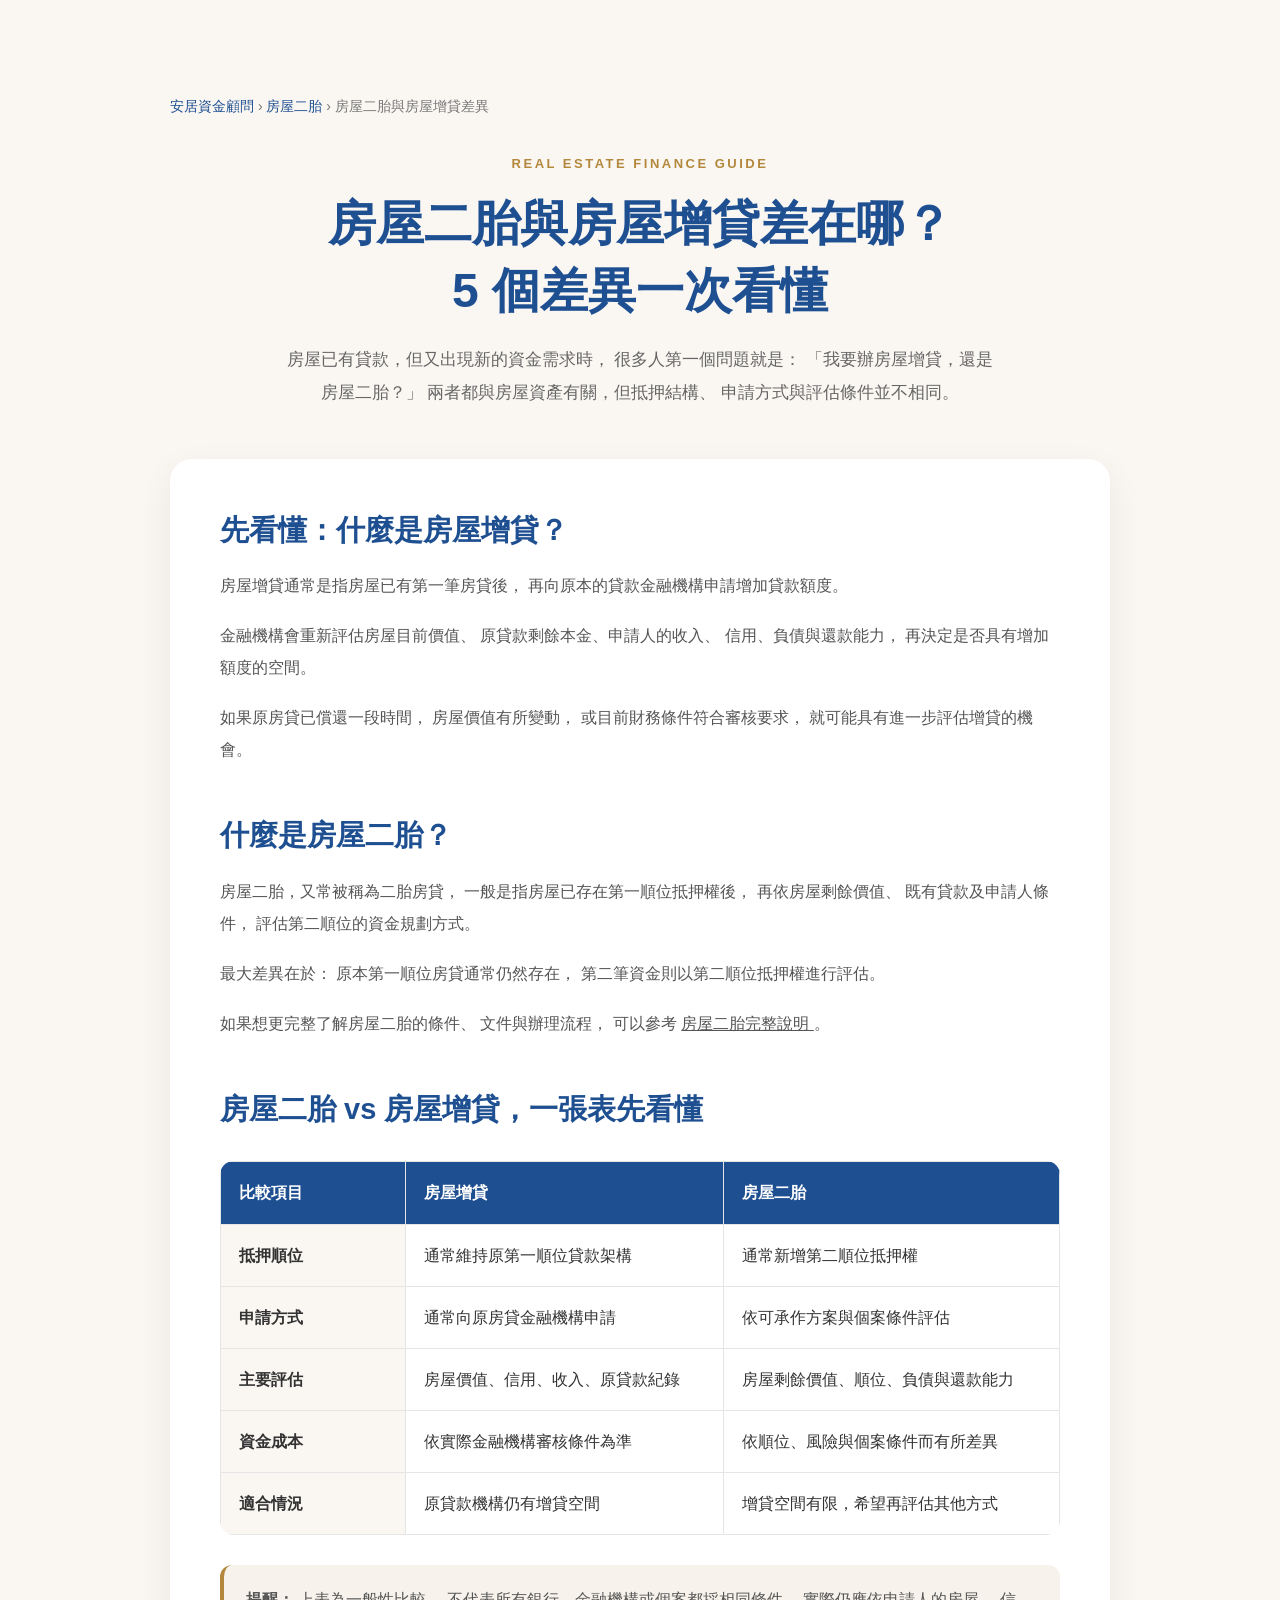
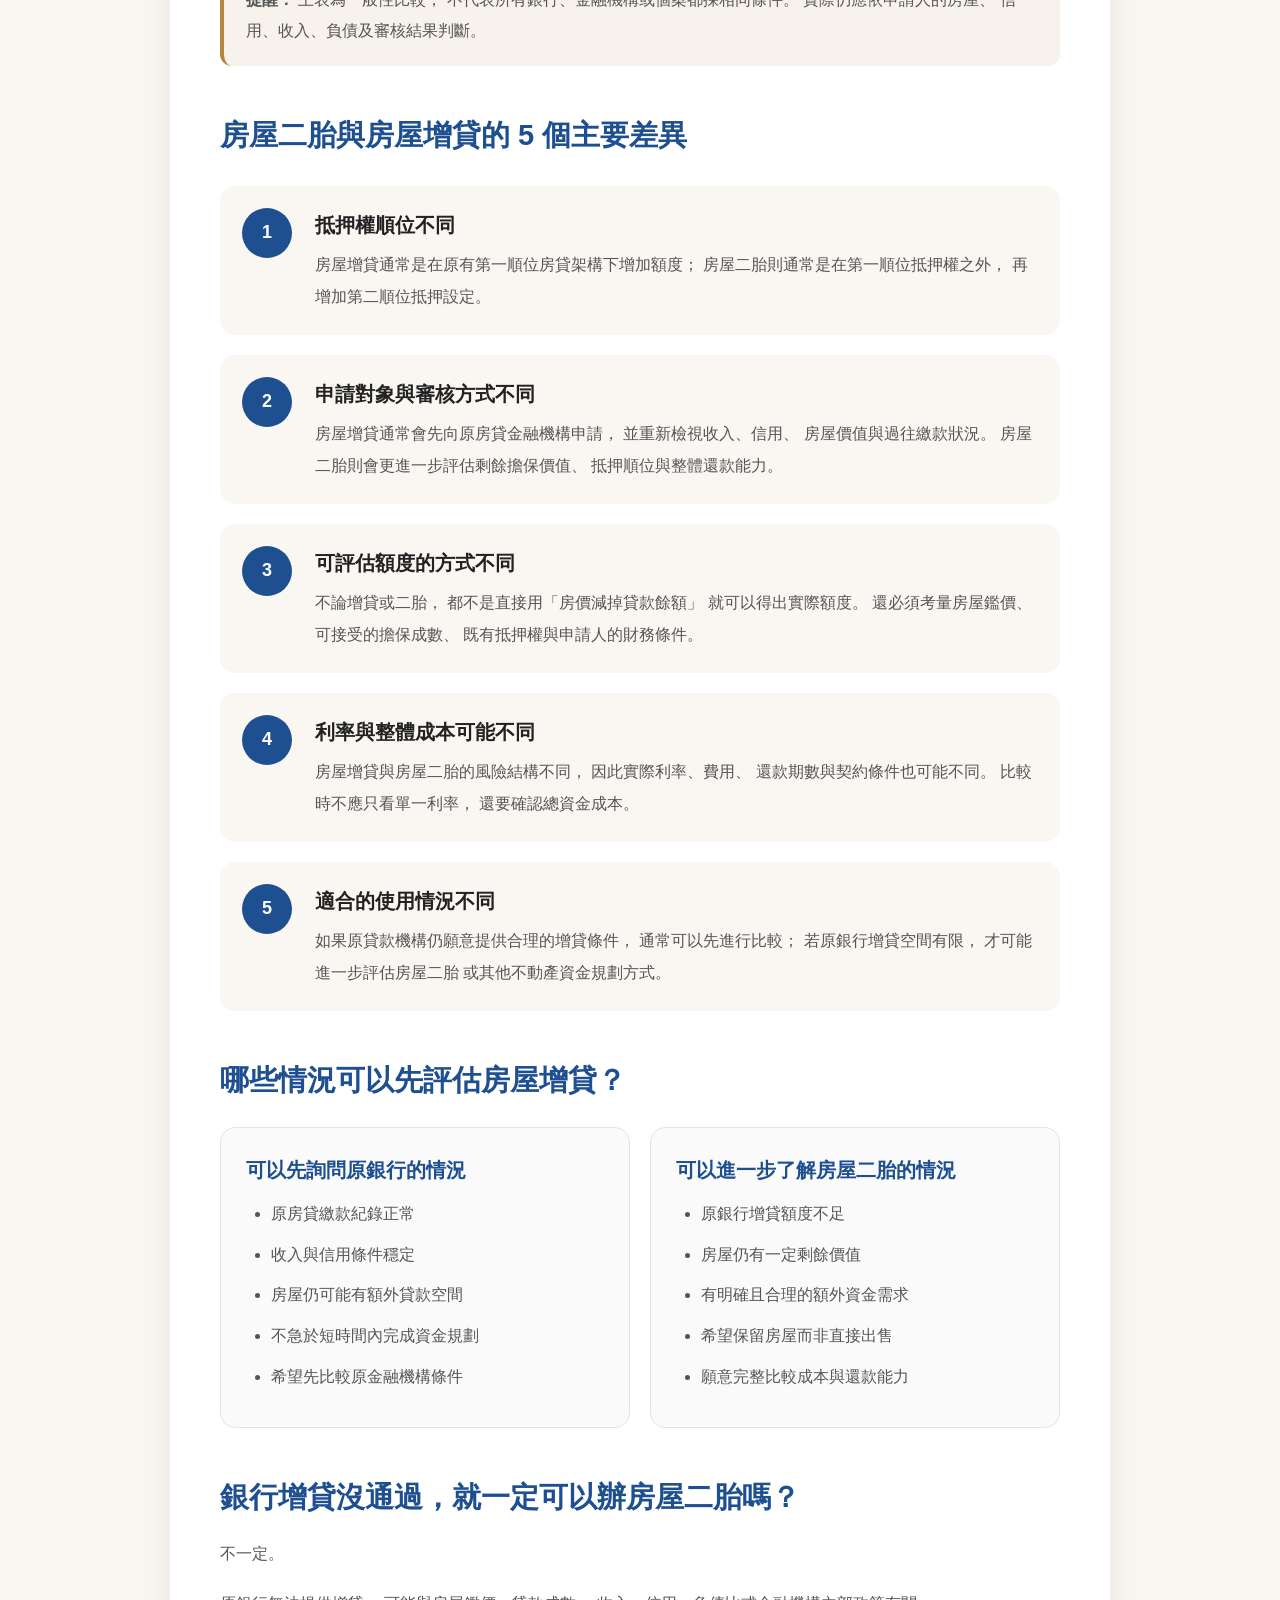
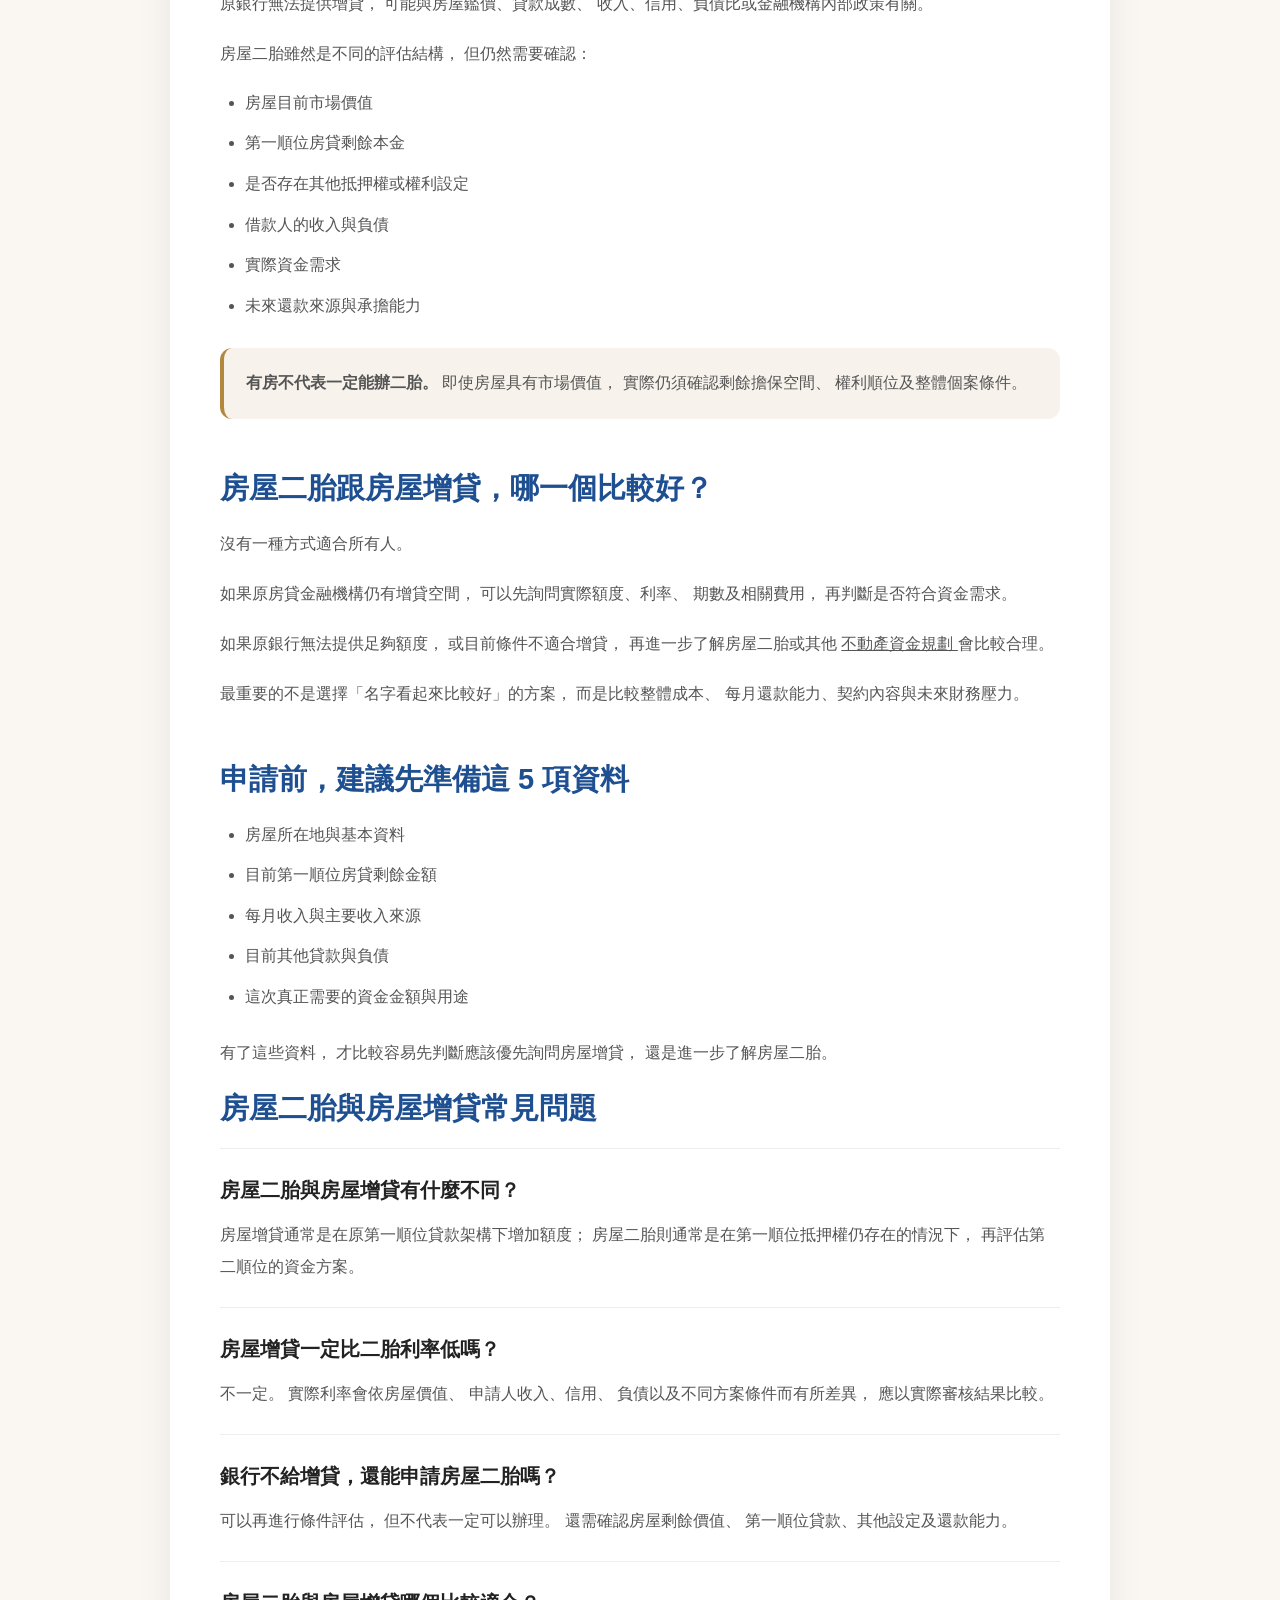
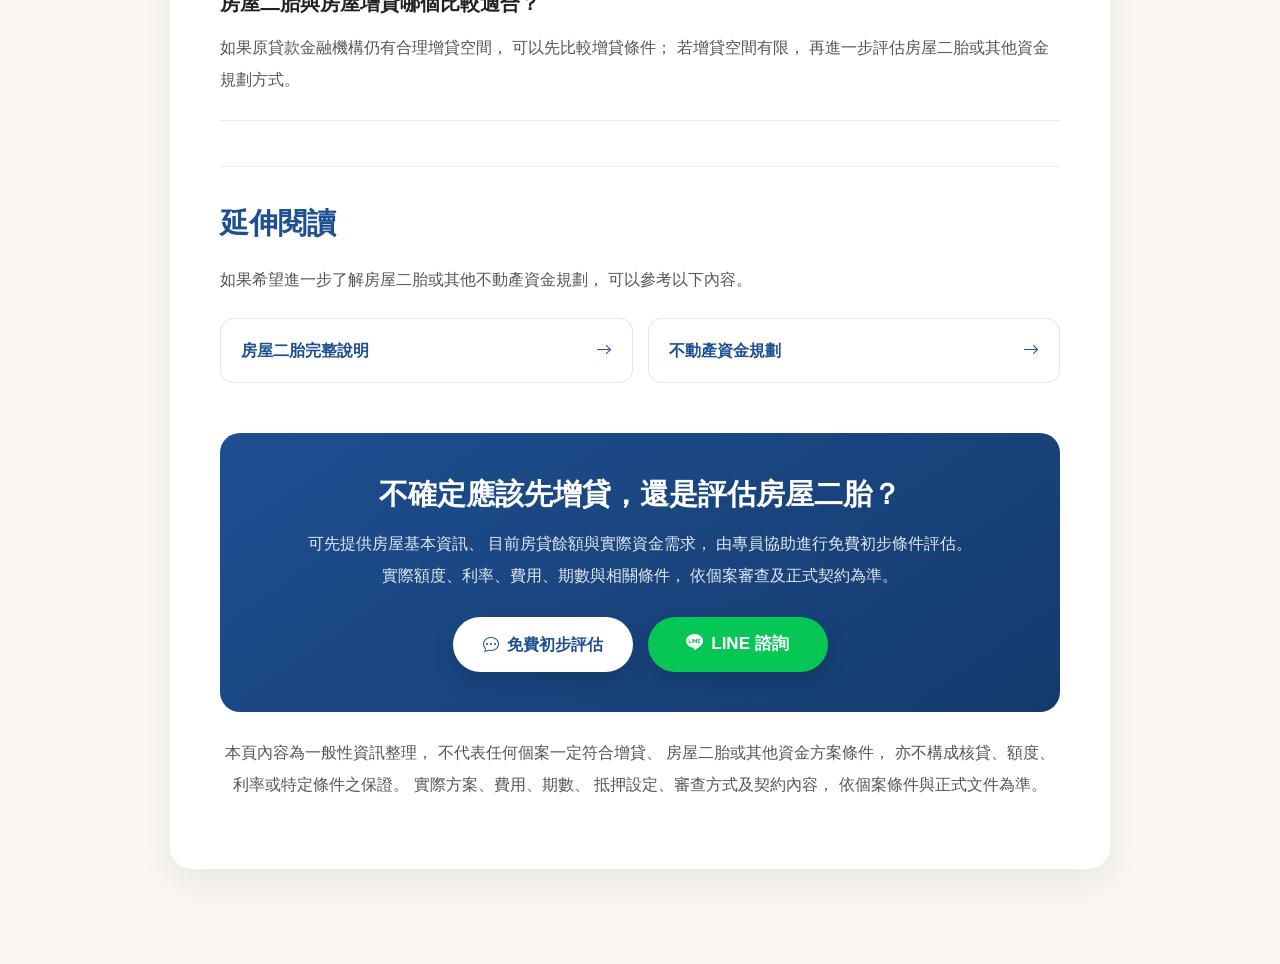
<file: second-mortgage-vs-home-equity-loan.html>
<!DOCTYPE html>
<html lang="zh-Hant-TW">

<head>

    <meta charset="UTF-8">

    <meta
        name="viewport"
        content="width=device-width, initial-scale=1.0"
    >

    <title>房屋二胎與房屋增貸差在哪？5個差異一次看懂｜安居資金顧問</title>

    <meta
        name="description"
        content="房屋二胎和房屋增貸有什麼差別？安居資金顧問整理房屋二胎、房屋增貸在抵押順位、申請方式、條件評估、利率成本與適用情況上的5個主要差異。"
    >

    <meta
        name="robots"
        content="index, follow"
    >

    <link
        rel="canonical"
        href="https://anju-finance-tw.web.app/second-mortgage-vs-home-equity-loan.html"
    >


    <!-- Open Graph -->

    <meta
        property="og:type"
        content="article"
    >

    <meta
        property="og:title"
        content="房屋二胎與房屋增貸差在哪？5個差異一次看懂"
    >

    <meta
        property="og:description"
        content="從抵押順位、申請方式、評估條件、資金成本與適用情況，看懂房屋二胎與房屋增貸的主要差異。"
    >

    <meta
        property="og:url"
        content="https://anju-finance-tw.web.app/second-mortgage-vs-home-equity-loan.html"
    >

    <meta
        property="og:site_name"
        content="安居資金顧問"
    >

    <meta
        property="og:locale"
        content="zh_TW"
    >


    <!-- Icons -->

    <link
        rel="stylesheet"
        href="https://cdn.jsdelivr.net/npm/bootstrap-icons@1.11.3/font/bootstrap-icons.css"
    >


    <!-- Main CSS -->

    <link
        rel="stylesheet"
        href="style.css"
    >


    <!-- Article CSS -->

    <style>

        .article-page {
            padding: 95px 20px;
            background: #faf7f3;
        }

        .article-container {
            max-width: 940px;
            margin: 0 auto;
        }

        .breadcrumb {
            margin-bottom: 30px;

            color: #777;
            font-size: 14px;
        }

        .breadcrumb a {
            color: #1e4f91;
            text-decoration: none;
        }

        .breadcrumb a:hover {
            text-decoration: underline;
        }

        .article-header {
            text-align: center;
            margin-bottom: 50px;
        }

        .article-label {
            display: inline-block;

            margin-bottom: 15px;

            color: #b4883c;

            font-size: 13px;
            font-weight: 800;
            letter-spacing: 2.5px;
        }

        .article-header h1 {
            max-width: 850px;
            margin: 0 auto 20px;

            color: #1e4f91;

            font-size: clamp(34px, 5vw, 48px);
            line-height: 1.4;
            font-weight: 800;
        }

        .article-header p {
            max-width: 720px;
            margin: 0 auto;

            color: #666;
            line-height: 1.9;
            font-size: 17px;
        }

        .article-content {
            background: #fff;

            padding: 50px;

            border-radius: 22px;

            box-shadow:
                0 12px 35px rgba(0,0,0,.07);
        }

        .article-content h2 {
            margin-top: 48px;
            margin-bottom: 18px;

            color: #1e4f91;

            font-size: 29px;
            line-height: 1.5;
        }

        .article-content h2:first-child {
            margin-top: 0;
        }

        .article-content h3 {
            margin-top: 28px;
            margin-bottom: 12px;

            color: #222;

            font-size: 21px;
        }

        .article-content p {
            margin-bottom: 18px;

            color: #555;

            line-height: 2;
            font-size: 16px;
        }

        .article-content ul {
            padding-left: 25px;
            margin-bottom: 25px;
        }

        .article-content li {
            margin-bottom: 11px;

            color: #555;

            line-height: 1.85;
        }

        .notice-box {
            margin: 28px 0;
            padding: 20px 22px;

            border-left: 4px solid #b4883c;
            border-radius: 12px;

            background: #f7f3ec;

            color: #555;
            line-height: 1.9;
        }

        .comparison-table-wrap {
            margin: 30px 0;
            overflow-x: auto;
        }

        .comparison-table {
            width: 100%;
            border-collapse: collapse;

            min-width: 680px;

            border-radius: 14px;
            overflow: hidden;
        }

        .comparison-table th,
        .comparison-table td {
            padding: 17px 18px;

            border: 1px solid #e5e5e5;

            text-align: left;
            vertical-align: top;

            line-height: 1.7;
        }

        .comparison-table th {
            background: #1e4f91;
            color: #fff;

            font-weight: 700;
        }

        .comparison-table td:first-child {
            width: 22%;

            background: #faf7f3;

            color: #333;
            font-weight: 700;
        }

        .difference-list {
            display: grid;
            gap: 20px;

            margin-top: 28px;
        }

        .difference-item {
            display: grid;
            grid-template-columns: 55px 1fr;
            gap: 18px;

            padding: 22px;

            background: #faf7f3;

            border-radius: 15px;
        }

        .difference-number {
            width: 50px;
            height: 50px;

            display: flex;
            align-items: center;
            justify-content: center;

            border-radius: 50%;

            background: #1e4f91;
            color: #fff;

            font-size: 18px;
            font-weight: 800;
        }

        .difference-item h3 {
            margin: 0 0 7px;

            color: #222;
            font-size: 20px;
        }

        .difference-item p {
            margin: 0;
        }

        .situation-grid {
            display: grid;
            grid-template-columns: 1fr 1fr;
            gap: 20px;

            margin-top: 25px;
        }

        .situation-card {
            padding: 25px;

            border: 1px solid #e4e4e4;
            border-radius: 15px;

            background: #fafafa;
        }

        .situation-card h3 {
            margin-top: 0;

            color: #1e4f91;
            font-size: 20px;
        }

        .situation-card ul {
            margin-bottom: 0;
        }

        .faq-section {
            margin-top: 10px;
        }

        .faq-box {
            padding: 24px 0;

            border-top: 1px solid #eee;
        }

        .faq-box:last-child {
            border-bottom: 1px solid #eee;
        }

        .faq-box h3 {
            margin-top: 0;

            color: #222;
            font-size: 20px;
        }

        .faq-box p {
            margin-bottom: 0;
        }

        .related-services {
            margin-top: 45px;
            padding-top: 35px;

            border-top: 1px solid #eee;
        }

        .related-services h2 {
            margin-top: 0;
        }

        .related-links {
            display: grid;
            grid-template-columns: repeat(2, 1fr);
            gap: 15px;

            margin-top: 22px;
        }

        .related-link {
            display: flex;
            align-items: center;
            justify-content: space-between;
            gap: 15px;

            padding: 18px 20px;

            border: 1px solid #dfe5ec;
            border-radius: 13px;

            background: #fff;

            color: #1e4f91;

            text-decoration: none;
            font-weight: 700;

            transition:
                background .25s ease,
                border-color .25s ease,
                transform .25s ease;
        }

        .related-link:hover {
            background: #f4f7fb;
            border-color: #1e4f91;
            transform: translateY(-2px);
        }

        .article-cta {
            margin-top: 50px;
            padding: 40px 28px;

            border-radius: 20px;

            text-align: center;

            background:
                linear-gradient(
                    145deg,
                    #1e4f91,
                    #153b6d
                );

            color: #fff;
        }

        .article-cta h2 {
            margin-top: 0;
            margin-bottom: 12px;

            color: #fff;
        }

        .article-cta p {
            max-width: 680px;
            margin: 0 auto;

            color: rgba(255,255,255,.88);
        }

        .cta-buttons {
            display: flex;
            justify-content: center;
            flex-wrap: wrap;

            gap: 15px;

            margin-top: 25px;
        }

        .cta-buttons a {
            display: inline-flex;
            align-items: center;
            justify-content: center;
            gap: 8px;

            min-width: 180px;

            padding: 13px 24px;

            border-radius: 999px;

            text-decoration: none;
            font-weight: 700;

            transition:
                transform .25s ease,
                box-shadow .25s ease;
        }

        .cta-buttons a:hover {
            transform: translateY(-2px);
        }

        .btn-home {
            background: #fff;
            color: #1e4f91;

            box-shadow:
                0 8px 22px rgba(0,0,0,.15);
        }

        .btn-line {
            background: #06c755;
            color: #fff;

            box-shadow:
                0 8px 22px rgba(0,0,0,.14);
        }

        .article-disclaimer {
            margin-top: 25px;

            color: #777;

            font-size: 13px;
            line-height: 1.8;
            text-align: center;
        }


        @media (max-width: 768px) {

            .article-page {
                padding: 70px 15px;
            }

            .article-content {
                padding: 28px 22px;
            }

            .article-header h1 {
                font-size: 31px;
            }

            .article-header p {
                font-size: 16px;
            }

            .article-content h2 {
                font-size: 24px;
            }

            .difference-item {
                grid-template-columns: 44px 1fr;

                padding: 18px;
            }

            .difference-number {
                width: 42px;
                height: 42px;

                font-size: 16px;
            }

            .situation-grid,
            .related-links {
                grid-template-columns: 1fr;
            }

            .article-cta {
                padding: 32px 20px;
            }

            .cta-buttons {
                flex-direction: column;
            }

            .cta-buttons a {
                width: 100%;
            }

        }

    </style>


    <!-- Article Schema -->

    <script type="application/ld+json">
    {
        "@context": "https://schema.org",
        "@type": "Article",
        "headline": "房屋二胎與房屋增貸差在哪？5個差異一次看懂",
        "description": "整理房屋二胎與房屋增貸在抵押順位、申請方式、評估條件、資金成本與適用情況上的主要差異。",
        "inLanguage": "zh-Hant-TW",
        "mainEntityOfPage": {
            "@type": "WebPage",
            "@id": "https://anju-finance-tw.web.app/second-mortgage-vs-home-equity-loan.html"
        },
        "publisher": {
            "@type": "Organization",
            "name": "安居資金顧問"
        }
    }
    </script>


    <!-- FAQ Schema -->

    <script type="application/ld+json">
    {
        "@context": "https://schema.org",
        "@type": "FAQPage",
        "mainEntity": [
            {
                "@type": "Question",
                "name": "房屋二胎與房屋增貸有什麼不同？",
                "acceptedAnswer": {
                    "@type": "Answer",
                    "text": "房屋增貸通常是在原第一順位貸款架構下向既有貸款機構申請增加額度；房屋二胎則通常是在第一順位抵押權仍存在的情況下，再評估第二順位資金方案。"
                }
            },
            {
                "@type": "Question",
                "name": "房屋增貸一定比房屋二胎利率低嗎？",
                "acceptedAnswer": {
                    "@type": "Answer",
                    "text": "不一定。實際利率會依申請人條件、房屋價值、既有貸款、金融機構或方案條件而不同，應以實際審核結果比較。"
                }
            },
            {
                "@type": "Question",
                "name": "銀行增貸沒有額度還可以申請房屋二胎嗎？",
                "acceptedAnswer": {
                    "@type": "Answer",
                    "text": "是否還有房屋二胎評估空間，需要重新檢視房屋市場價值、第一順位貸款餘額、其他抵押設定、收入與還款能力等條件，不能僅因銀行增貸未通過就判定一定可以辦理二胎。"
                }
            },
            {
                "@type": "Question",
                "name": "房屋二胎跟房屋增貸哪一個比較適合？",
                "acceptedAnswer": {
                    "@type": "Answer",
                    "text": "沒有單一答案。若原貸款機構仍有合理增貸空間，可先比較增貸條件；若增貸空間有限，再評估房屋二胎或其他資金規劃方式。實際仍需比較利率、費用、期數與還款能力。"
                }
            }
        ]
    }
    </script>

</head>


<body>


    <main class="article-page">

        <div class="article-container">


            <!-- Breadcrumb -->

            <nav class="breadcrumb" aria-label="麵包屑導覽">

                <a href="index.html">
                    安居資金顧問
                </a>

                <span> › </span>

                <a href="house-second-mortgage.html">
                    房屋二胎
                </a>

                <span> › </span>

                <span>
                    房屋二胎與房屋增貸差異
                </span>

            </nav>


            <!-- Header -->

            <header class="article-header">

                <span class="article-label">
                    REAL ESTATE FINANCE GUIDE
                </span>

                <h1>
                    房屋二胎與房屋增貸差在哪？<br>
                    5 個差異一次看懂
                </h1>

                <p>
                    房屋已有貸款，但又出現新的資金需求時，
                    很多人第一個問題就是：
                    「我要辦房屋增貸，還是房屋二胎？」
                    兩者都與房屋資產有關，但抵押結構、
                    申請方式與評估條件並不相同。
                </p>

            </header>


            <article class="article-content">


                <!-- 01 -->

                <h2>
                    先看懂：什麼是房屋增貸？
                </h2>

                <p>
                    房屋增貸通常是指房屋已有第一筆房貸後，
                    再向原本的貸款金融機構申請增加貸款額度。
                </p>

                <p>
                    金融機構會重新評估房屋目前價值、
                    原貸款剩餘本金、申請人的收入、
                    信用、負債與還款能力，
                    再決定是否具有增加額度的空間。
                </p>

                <p>
                    如果原房貸已償還一段時間，
                    房屋價值有所變動，
                    或目前財務條件符合審核要求，
                    就可能具有進一步評估增貸的機會。
                </p>


                <!-- 02 -->

                <h2>
                    什麼是房屋二胎？
                </h2>

                <p>
                    房屋二胎，又常被稱為二胎房貸，
                    一般是指房屋已存在第一順位抵押權後，
                    再依房屋剩餘價值、
                    既有貸款及申請人條件，
                    評估第二順位的資金規劃方式。
                </p>

                <p>
                    最大差異在於：
                    原本第一順位房貸通常仍然存在，
                    第二筆資金則以第二順位抵押權進行評估。
                </p>

                <p>
                    如果想更完整了解房屋二胎的條件、
                    文件與辦理流程，
                    可以參考
                    <a href="house-second-mortgage.html">
                        房屋二胎完整說明
                    </a>。
                </p>


                <!-- Quick Table -->

                <h2>
                    房屋二胎 vs 房屋增貸，一張表先看懂
                </h2>


                <div class="comparison-table-wrap">

                    <table class="comparison-table">

                        <thead>

                            <tr>

                                <th>
                                    比較項目
                                </th>

                                <th>
                                    房屋增貸
                                </th>

                                <th>
                                    房屋二胎
                                </th>

                            </tr>

                        </thead>


                        <tbody>

                            <tr>

                                <td>
                                    抵押順位
                                </td>

                                <td>
                                    通常維持原第一順位貸款架構
                                </td>

                                <td>
                                    通常新增第二順位抵押權
                                </td>

                            </tr>


                            <tr>

                                <td>
                                    申請方式
                                </td>

                                <td>
                                    通常向原房貸金融機構申請
                                </td>

                                <td>
                                    依可承作方案與個案條件評估
                                </td>

                            </tr>


                            <tr>

                                <td>
                                    主要評估
                                </td>

                                <td>
                                    房屋價值、信用、收入、原貸款紀錄
                                </td>

                                <td>
                                    房屋剩餘價值、順位、負債與還款能力
                                </td>

                            </tr>


                            <tr>

                                <td>
                                    資金成本
                                </td>

                                <td>
                                    依實際金融機構審核條件為準
                                </td>

                                <td>
                                    依順位、風險與個案條件而有所差異
                                </td>

                            </tr>


                            <tr>

                                <td>
                                    適合情況
                                </td>

                                <td>
                                    原貸款機構仍有增貸空間
                                </td>

                                <td>
                                    增貸空間有限，希望再評估其他方式
                                </td>

                            </tr>

                        </tbody>

                    </table>

                </div>


                <div class="notice-box">

                    <strong>提醒：</strong>

                    上表為一般性比較，
                    不代表所有銀行、金融機構或個案都採相同條件。
                    實際仍應依申請人的房屋、
                    信用、收入、負債及審核結果判斷。

                </div>


                <!-- 5 Differences -->

                <h2>
                    房屋二胎與房屋增貸的 5 個主要差異
                </h2>


                <div class="difference-list">


                    <div class="difference-item">

                        <div class="difference-number">
                            1
                        </div>

                        <div>

                            <h3>
                                抵押權順位不同
                            </h3>

                            <p>
                                房屋增貸通常是在原有第一順位房貸架構下增加額度；
                                房屋二胎則通常是在第一順位抵押權之外，
                                再增加第二順位抵押設定。
                            </p>

                        </div>

                    </div>


                    <div class="difference-item">

                        <div class="difference-number">
                            2
                        </div>

                        <div>

                            <h3>
                                申請對象與審核方式不同
                            </h3>

                            <p>
                                房屋增貸通常會先向原房貸金融機構申請，
                                並重新檢視收入、信用、
                                房屋價值與過往繳款狀況。
                                房屋二胎則會更進一步評估剩餘擔保價值、
                                抵押順位與整體還款能力。
                            </p>

                        </div>

                    </div>


                    <div class="difference-item">

                        <div class="difference-number">
                            3
                        </div>

                        <div>

                            <h3>
                                可評估額度的方式不同
                            </h3>

                            <p>
                                不論增貸或二胎，
                                都不是直接用「房價減掉貸款餘額」
                                就可以得出實際額度。
                                還必須考量房屋鑑價、
                                可接受的擔保成數、
                                既有抵押權與申請人的財務條件。
                            </p>

                        </div>

                    </div>


                    <div class="difference-item">

                        <div class="difference-number">
                            4
                        </div>

                        <div>

                            <h3>
                                利率與整體成本可能不同
                            </h3>

                            <p>
                                房屋增貸與房屋二胎的風險結構不同，
                                因此實際利率、費用、
                                還款期數與契約條件也可能不同。
                                比較時不應只看單一利率，
                                還要確認總資金成本。
                            </p>

                        </div>

                    </div>


                    <div class="difference-item">

                        <div class="difference-number">
                            5
                        </div>

                        <div>

                            <h3>
                                適合的使用情況不同
                            </h3>

                            <p>
                                如果原貸款機構仍願意提供合理的增貸條件，
                                通常可以先進行比較；
                                若原銀行增貸空間有限，
                                才可能進一步評估房屋二胎
                                或其他不動產資金規劃方式。
                            </p>

                        </div>

                    </div>


                </div>


                <!-- Situation -->

                <h2>
                    哪些情況可以先評估房屋增貸？
                </h2>


                <div class="situation-grid">

                    <div class="situation-card">

                        <h3>
                            可以先詢問原銀行的情況
                        </h3>

                        <ul>

                            <li>
                                原房貸繳款紀錄正常
                            </li>

                            <li>
                                收入與信用條件穩定
                            </li>

                            <li>
                                房屋仍可能有額外貸款空間
                            </li>

                            <li>
                                不急於短時間內完成資金規劃
                            </li>

                            <li>
                                希望先比較原金融機構條件
                            </li>

                        </ul>

                    </div>


                    <div class="situation-card">

                        <h3>
                            可以進一步了解房屋二胎的情況
                        </h3>

                        <ul>

                            <li>
                                原銀行增貸額度不足
                            </li>

                            <li>
                                房屋仍有一定剩餘價值
                            </li>

                            <li>
                                有明確且合理的額外資金需求
                            </li>

                            <li>
                                希望保留房屋而非直接出售
                            </li>

                            <li>
                                願意完整比較成本與還款能力
                            </li>

                        </ul>

                    </div>

                </div>


                <!-- Bank rejection -->

                <h2>
                    銀行增貸沒通過，就一定可以辦房屋二胎嗎？
                </h2>

                <p>
                    不一定。
                </p>

                <p>
                    原銀行無法提供增貸，
                    可能與房屋鑑價、貸款成數、
                    收入、信用、負債比或金融機構內部政策有關。
                </p>

                <p>
                    房屋二胎雖然是不同的評估結構，
                    但仍然需要確認：
                </p>

                <ul>

                    <li>
                        房屋目前市場價值
                    </li>

                    <li>
                        第一順位房貸剩餘本金
                    </li>

                    <li>
                        是否存在其他抵押權或權利設定
                    </li>

                    <li>
                        借款人的收入與負債
                    </li>

                    <li>
                        實際資金需求
                    </li>

                    <li>
                        未來還款來源與承擔能力
                    </li>

                </ul>

                <div class="notice-box">

                    <strong>有房不代表一定能辦二胎。</strong>

                    即使房屋具有市場價值，
                    實際仍須確認剩餘擔保空間、
                    權利順位及整體個案條件。

                </div>


                <!-- Which one -->

                <h2>
                    房屋二胎跟房屋增貸，哪一個比較好？
                </h2>

                <p>
                    沒有一種方式適合所有人。
                </p>

                <p>
                    如果原房貸金融機構仍有增貸空間，
                    可以先詢問實際額度、利率、
                    期數及相關費用，
                    再判斷是否符合資金需求。
                </p>

                <p>
                    如果原銀行無法提供足夠額度，
                    或目前條件不適合增貸，
                    再進一步了解房屋二胎或其他
                    <a href="real-estate-loan.html">
                        不動產資金規劃
                    </a>
                    會比較合理。
                </p>

                <p>
                    最重要的不是選擇「名字看起來比較好」的方案，
                    而是比較整體成本、
                    每月還款能力、契約內容與未來財務壓力。
                </p>


                <!-- Before applying -->

                <h2>
                    申請前，建議先準備這 5 項資料
                </h2>

                <ul>

                    <li>
                        房屋所在地與基本資料
                    </li>

                    <li>
                        目前第一順位房貸剩餘金額
                    </li>

                    <li>
                        每月收入與主要收入來源
                    </li>

                    <li>
                        目前其他貸款與負債
                    </li>

                    <li>
                        這次真正需要的資金金額與用途
                    </li>

                </ul>

                <p>
                    有了這些資料，
                    才比較容易先判斷應該優先詢問房屋增貸，
                    還是進一步了解房屋二胎。
                </p>


                <!-- FAQ -->

                <section class="faq-section">

                    <h2>
                        房屋二胎與房屋增貸常見問題
                    </h2>


                    <div class="faq-box">

                        <h3>
                            房屋二胎與房屋增貸有什麼不同？
                        </h3>

                        <p>
                            房屋增貸通常是在原第一順位貸款架構下增加額度；
                            房屋二胎則通常是在第一順位抵押權仍存在的情況下，
                            再評估第二順位的資金方案。
                        </p>

                    </div>


                    <div class="faq-box">

                        <h3>
                            房屋增貸一定比二胎利率低嗎？
                        </h3>

                        <p>
                            不一定。
                            實際利率會依房屋價值、
                            申請人收入、信用、
                            負債以及不同方案條件而有所差異，
                            應以實際審核結果比較。
                        </p>

                    </div>


                    <div class="faq-box">

                        <h3>
                            銀行不給增貸，還能申請房屋二胎嗎？
                        </h3>

                        <p>
                            可以再進行條件評估，
                            但不代表一定可以辦理。
                            還需確認房屋剩餘價值、
                            第一順位貸款、其他設定及還款能力。
                        </p>

                    </div>


                    <div class="faq-box">

                        <h3>
                            房屋二胎與房屋增貸哪個比較適合？
                        </h3>

                        <p>
                            如果原貸款金融機構仍有合理增貸空間，
                            可以先比較增貸條件；
                            若增貸空間有限，
                            再進一步評估房屋二胎或其他資金規劃方式。
                        </p>

                    </div>


                </section>


                <!-- Related -->

                <section class="related-services">

                    <h2>
                        延伸閱讀
                    </h2>

                    <p>
                        如果希望進一步了解房屋二胎或其他不動產資金規劃，
                        可以參考以下內容。
                    </p>


                    <div class="related-links">

                        <a
                            href="house-second-mortgage.html"
                            class="related-link"
                        >

                            <span>
                                房屋二胎完整說明
                            </span>

                            <i class="bi bi-arrow-right"></i>

                        </a>


                        <a
                            href="real-estate-loan.html"
                            class="related-link"
                        >

                            <span>
                                不動產資金規劃
                            </span>

                            <i class="bi bi-arrow-right"></i>

                        </a>

                    </div>

                </section>


                <!-- CTA -->

                <section class="article-cta">

                    <h2>
                        不確定應該先增貸，還是評估房屋二胎？
                    </h2>

                    <p>
                        可先提供房屋基本資訊、
                        目前房貸餘額與實際資金需求，
                        由專員協助進行免費初步條件評估。
                        實際額度、利率、費用、期數與相關條件，
                        依個案審查及正式契約為準。
                    </p>


                    <div class="cta-buttons">

                        <a
                            href="index.html#contact"
                            class="btn-home"
                        >

                            <i class="bi bi-chat-dots"></i>

                            免費初步評估

                        </a>


                        <a
                            href="https://lin.ee/9uCF5xJ"
                            class="btn-line"
                            target="_blank"
                            rel="noopener noreferrer"
                        >

                            <i class="bi bi-line"></i>

                            LINE 諮詢

                        </a>

                    </div>

                </section>


                <p class="article-disclaimer">

                    本頁內容為一般性資訊整理，
                    不代表任何個案一定符合增貸、
                    房屋二胎或其他資金方案條件，
                    亦不構成核貸、額度、
                    利率或特定條件之保證。
                    實際方案、費用、期數、
                    抵押設定、審查方式及契約內容，
                    依個案條件與正式文件為準。

                </p>


            </article>


        </div>

    </main>


</body>

</html>
</file>
<file: style.css>
/* =========================================================
   安居資金顧問
   Main CSS
========================================================= */

* {
    margin: 0;
    padding: 0;
    box-sizing: border-box;
}

html {
    scroll-behavior: smooth;
}

body {
    font-family:
        "Microsoft JhengHei",
        "PingFang TC",
        "Noto Sans TC",
        Arial,
        sans-serif;

    background: #faf7f3;
    color: #333;
    line-height: 1.7;
    overflow-x: hidden;
}

a {
    color: inherit;
}

button,
input,
select {
    font-family: inherit;
}

.container {
    width: min(90%, 1200px);
    margin: 0 auto;
}

.section-padding {
    padding: 100px 0;
}


/* =========================================================
   HERO
========================================================= */

.hero {
    min-height: 760px;
    height: 100vh;
    position: relative;
    overflow: hidden;

    background:
        radial-gradient(
            circle at 15% 20%,
            rgba(255, 255, 255, 0.14),
            transparent 28%
        ),
        radial-gradient(
            circle at 85% 75%,
            rgba(217, 164, 65, 0.18),
            transparent 32%
        ),
        linear-gradient(
            135deg,
            #102f57 0%,
            #1e4f91 48%,
            #173b6d 100%
        );
}

.hero::before {
    content: "";
    position: absolute;
    inset: 0;

    background:
        linear-gradient(
            135deg,
            rgba(0, 0, 0, 0.08),
            rgba(0, 0, 0, 0.28)
        );

    z-index: 1;
}

.hero-bg-shape {
    position: absolute;
    border-radius: 50%;
    pointer-events: none;
    filter: blur(2px);
}

.shape-one {
    width: 480px;
    height: 480px;

    right: -180px;
    top: -150px;

    background: rgba(255, 255, 255, 0.08);
}

.shape-two {
    width: 380px;
    height: 380px;

    left: -170px;
    bottom: -160px;

    background: rgba(216, 167, 79, 0.12);
}

.overlay {
    position: relative;
    z-index: 2;

    min-height: 100%;
    height: 100%;

    display: flex;
    align-items: center;
    justify-content: center;

    padding: 40px 20px;
    color: #fff;
    text-align: center;
}

.hero-content {
    width: 100%;
    max-width: 900px;
}

.hero-badge {
    display: inline-flex;
    align-items: center;
    gap: 8px;

    padding: 8px 18px;

    border: 1px solid rgba(255,255,255,.35);
    border-radius: 999px;

    background: rgba(255,255,255,.08);

    font-size: 15px;
    margin-bottom: 22px;

    backdrop-filter: blur(8px);
}

.hero h1 {
    font-size: clamp(42px, 7vw, 72px);
    font-weight: 800;
    letter-spacing: 4px;
    line-height: 1.2;

    margin-bottom: 20px;
}

.hero-main-text {
    font-size: clamp(20px, 3vw, 30px);
    font-weight: 600;
    letter-spacing: 2px;
}

.hero-sub-text {
    margin-top: 12px;
    font-size: 18px;
    opacity: .9;
}

.hero-btn {
    display: flex;
    justify-content: center;
    gap: 16px;
    flex-wrap: wrap;

    margin-top: 38px;
}

.btn-main,
.btn-line {
    min-width: 190px;

    padding: 15px 30px;

    border-radius: 999px;

    text-decoration: none;
    font-size: 17px;
    font-weight: 700;

    display: inline-flex;
    align-items: center;
    justify-content: center;
    gap: 9px;

    transition:
        transform .25s ease,
        box-shadow .25s ease,
        background .25s ease;
}

.btn-main {
    background: #fff;
    color: #1e4f91;
    box-shadow: 0 10px 30px rgba(0,0,0,.2);
}

.btn-main:hover {
    transform: translateY(-3px);
    box-shadow: 0 14px 35px rgba(0,0,0,.28);
}

.btn-line {
    background: #06c755;
    color: #fff;
    box-shadow: 0 10px 30px rgba(0,0,0,.18);
}

.btn-line:hover {
    background: #05a947;
    transform: translateY(-3px);
}

.hero-trust {
    display: flex;
    justify-content: center;
    flex-wrap: wrap;
    gap: 25px;

    margin-top: 32px;

    font-size: 15px;
}

.hero-trust span {
    display: flex;
    align-items: center;
    gap: 7px;

    opacity: .92;
}

.hero-trust i {
    color: #dcb15f;
}

.scroll-down {
    position: absolute;
    left: 50%;
    bottom: 25px;

    transform: translateX(-50%);

    color: #fff;
    font-size: 25px;

    text-decoration: none;

    animation: scrollBounce 1.8s infinite;
}

@keyframes scrollBounce {

    0%,
    100% {
        transform: translate(-50%, 0);
    }

    50% {
        transform: translate(-50%, 8px);
    }
}


/* =========================================================
   SECTION TITLE
========================================================= */

.section-heading {
    max-width: 720px;
    margin: 0 auto 55px;
    text-align: center;
}

.section-label {
    display: block;

    color: #b4883c;

    font-size: 13px;
    font-weight: 800;
    letter-spacing: 3px;

    margin-bottom: 8px;
}

.section-heading h2 {
    color: #1e4f91;

    font-size: clamp(32px, 5vw, 42px);
    line-height: 1.3;

    margin-bottom: 15px;
}

.section-heading p {
    color: #666;
    font-size: 16px;
}


/* =========================================================
   SERVICE
========================================================= */

.service {
    background: #faf7f3;
}

.card-group {
    display: grid;
    grid-template-columns: repeat(3, 1fr);
    gap: 30px;
}

.card {
    background: #fff;

    padding: 42px 35px;

    border-radius: 22px;

    text-align: center;

    box-shadow: 0 12px 35px rgba(0,0,0,.07);

    border: 1px solid rgba(30,79,145,.05);

    transition:
        transform .3s ease,
        box-shadow .3s ease;

    display: flex;
    flex-direction: column;
}

.card:hover {
    transform: translateY(-8px);
    box-shadow: 0 18px 45px rgba(0,0,0,.12);
}

.icon-box {
    width: 76px;
    height: 76px;

    margin: 0 auto 22px;

    display: flex;
    align-items: center;
    justify-content: center;

    border-radius: 20px;

    background: #eef4fb;
    color: #1e4f91;

    font-size: 38px;
}

.card h3 {
    color: #222;
    font-size: 25px;
    margin-bottom: 15px;
}

.card-description {
    color: #666;
    min-height: 82px;
    margin-bottom: 18px;
}

.card ul {
    list-style: none;
    text-align: left;
    flex-grow: 1;
}

.card li {
    padding: 7px 0;

    display: flex;
    align-items: center;
    gap: 8px;

    color: #444;
}

.card li i {
    color: #1e4f91;
}

.service-link {
    display: inline-flex;
    align-items: center;
    justify-content: center;

    margin-top: 24px;
    padding: 11px 22px;

    border: 1px solid #1e4f91;
    border-radius: 999px;

    color: #1e4f91;
    background: transparent;

    text-decoration: none;
    font-size: 15px;
    font-weight: 700;

    transition:
        background .25s ease,
        color .25s ease,
        transform .25s ease,
        box-shadow .25s ease;
}

.service-link:hover {
    background: #1e4f91;
    color: #fff;

    transform: translateY(-2px);

    box-shadow:
        0 8px 20px rgba(30,79,145,.18);
}


/* =========================================================
   PROCESS
========================================================= */

.process {
    background: #ede1d7;
}

.step-group {
    display: grid;
    grid-template-columns: repeat(4, 1fr);
    gap: 22px;
}

.step {
    background: #fff;

    padding: 35px 25px;

    border-radius: 20px;

    text-align: center;

    box-shadow: 0 8px 25px rgba(0,0,0,.06);

    position: relative;
}

.num {
    width: 55px;
    height: 55px;

    margin: 0 auto 20px;

    display: flex;
    align-items: center;
    justify-content: center;

    border-radius: 50%;

    background: #1e4f91;
    color: #fff;

    font-size: 23px;
    font-weight: 700;
}

.step-icon {
    color: #b4883c;
    font-size: 30px;
    margin-bottom: 10px;
}

.step h3 {
    font-size: 21px;
    margin-bottom: 8px;
}

.step p {
    color: #666;
}


/* =========================================================
   LOAN INFO
========================================================= */

.loan-info {
    background: #fff;
}

.loan-grid {
    display: grid;
    grid-template-columns: repeat(3, 1fr);
    gap: 30px;
}

.loan-card {
    background: #faf7f3;

    padding: 38px 35px;

    border-radius: 20px;

    box-shadow: 0 8px 25px rgba(0,0,0,.06);

    border: 1px solid #eee;
}

.loan-icon {
    width: 65px;
    height: 65px;

    display: flex;
    align-items: center;
    justify-content: center;

    background: #eef4fb;
    color: #1e4f91;

    border-radius: 16px;

    font-size: 31px;

    margin-bottom: 20px;
}

.loan-card h3 {
    font-size: 23px;
    margin-bottom: 18px;
}

.loan-card ul {
    list-style: none;
}

.loan-card li {
    display: flex;
    align-items: center;
    gap: 9px;

    padding: 7px 0;

    color: #555;
}

.loan-card li i {
    color: #1e4f91;
}


/* =========================================================
   DOCUMENT
========================================================= */

.document {
    background: #ede1d7;
}

.doc-box {
    width: min(100%, 750px);

    margin: 0 auto;

    background: #fff;

    padding: 42px;

    border-radius: 22px;

    box-shadow: 0 12px 35px rgba(0,0,0,.07);
}

.doc-item {
    display: flex;
    align-items: center;
    gap: 13px;

    padding: 15px 0;

    border-bottom: 1px solid #eee;

    font-size: 17px;
}

.doc-item:last-of-type {
    border-bottom: none;
}

.doc-item i {
    color: #1e4f91;
    font-size: 21px;
}

.doc-note {
    display: flex;
    align-items: flex-start;
    gap: 8px;

    margin-top: 22px;

    padding: 14px 16px;

    border-radius: 10px;

    background: #f7f3ec;

    color: #777;
    font-size: 14px;
}

.doc-note i {
    color: #b4883c;
}


/* =========================================================
   CONTACT
========================================================= */

.contact {
    background: #fff;
}

.contact-wrapper {
    display: grid;
    grid-template-columns: .9fr 1.1fr;

    max-width: 1050px;

    margin: 0 auto;

    border-radius: 24px;
    overflow: hidden;

    box-shadow: 0 15px 50px rgba(0,0,0,.09);
}

.contact-intro {
    padding: 50px 42px;

    background:
        linear-gradient(
            145deg,
            #1e4f91,
            #153b6d
        );

    color: #fff;
}

.contact-intro-icon {
    width: 65px;
    height: 65px;

    display: flex;
    align-items: center;
    justify-content: center;

    background: rgba(255,255,255,.12);

    border-radius: 16px;

    font-size: 31px;

    margin-bottom: 25px;
}

.contact-intro h3 {
    font-size: 27px;
    margin-bottom: 15px;
}

.contact-intro > p {
    opacity: .88;
}

.contact-points {
    margin-top: 30px;
}

.contact-points div {
    display: flex;
    align-items: center;
    gap: 9px;

    padding: 8px 0;

    font-size: 15px;
}

.contact-points i {
    color: #dcb15f;
}

.form-area {
    background: #fff;
    padding: 50px 42px;
}

.contact-form {
    width: 100%;
}

.form-group {
    margin-bottom: 22px;
}

.form-group label {
    display: block;

    font-weight: 700;

    margin-bottom: 8px;
}

.form-group label span {
    color: #d23d3d;
}

.input-wrap {
    position: relative;
}

.input-wrap > i {
    position: absolute;

    left: 16px;
    top: 50%;

    transform: translateY(-50%);

    color: #1e4f91;

    pointer-events: none;
}

.contact-form input,
.contact-form select {
    width: 100%;

    height: 54px;

    padding: 0 16px 0 45px;

    border: 1px solid #ddd;
    border-radius: 11px;

    background: #fff;

    color: #333;

    font-size: 16px;

    outline: none;

    transition:
        border-color .2s ease,
        box-shadow .2s ease;
}

.contact-form input:focus,
.contact-form select:focus {
    border-color: #1e4f91;

    box-shadow:
        0 0 0 4px rgba(30,79,145,.09);
}

.select-wrap select {
    appearance: none;
    cursor: pointer;
}

.privacy-note {
    display: flex;
    align-items: center;
    gap: 8px;

    padding: 12px 14px;

    margin-bottom: 18px;

    background: #f7f8fa;

    border-radius: 9px;

    color: #777;

    font-size: 13px;
}

.privacy-note i {
    color: #1e4f91;
}

.submit-btn {
    width: 100%;

    min-height: 56px;

    border: none;
    border-radius: 11px;

    background: #1e4f91;
    color: #fff;

    font-size: 17px;
    font-weight: 700;

    cursor: pointer;

    transition:
        background .25s ease,
        transform .25s ease;
}

.submit-btn:hover {
    background: #143b70;
    transform: translateY(-2px);
}

.submit-btn:disabled {
    cursor: wait;
    opacity: .75;
    transform: none;
}

.btn-loading {
    display: none;
}

.submit-btn.loading .btn-text {
    display: none;
}

.submit-btn.loading .btn-loading {
    display: inline-flex;
    align-items: center;
    justify-content: center;
    gap: 8px;
}

.btn-loading i {
    animation: rotateIcon 1s linear infinite;
}

@keyframes rotateIcon {
    to {
        transform: rotate(360deg);
    }
}

.form-message {
    min-height: 24px;

    margin-top: 14px;

    text-align: center;

    font-size: 15px;
    font-weight: 600;
}

.form-message.success {
    color: #16833e;
}

.form-message.error {
    color: #c43333;
}

.hidden-frame {
    position: absolute;

    width: 1px;
    height: 1px;

    border: 0;

    opacity: 0;
    pointer-events: none;
}


/* =========================================================
   FAQ
========================================================= */

.faq {
    background: #faf7f3;
}

.accordion {
    max-width: 900px;
    margin: 0 auto;
}

.faq-item {
    background: #fff;

    margin-bottom: 16px;

    border-radius: 15px;

    overflow: hidden;

    box-shadow: 0 6px 20px rgba(0,0,0,.06);
}

.faq-title {
    width: 100%;

    display: flex;
    align-items: center;
    justify-content: space-between;

    gap: 20px;

    padding: 22px 24px;

    border: none;

    background: #fff;

    color: #222;

    text-align: left;

    font-size: 17px;
    font-weight: 700;

    cursor: pointer;
}

.faq-title i {
    flex: 0 0 auto;

    color: #1e4f91;

    transition: transform .3s ease;
}

.faq-item.open .faq-title i {
    transform: rotate(45deg);
}

.faq-content {
    display: none;

    padding: 0 24px 23px;

    color: #666;

    border-top: 1px solid #eee;
}

.faq-item.open .faq-content {
    display: block;
}

.faq-content p {
    padding-top: 18px;
}


/* =========================================================
   REVEAL
========================================================= */

.reveal {
    opacity: 0;
    transform: translateY(25px);

    transition:
        opacity .7s ease,
        transform .7s ease;
}

.reveal.visible {
    opacity: 1;
    transform: translateY(0);
}

.reveal-delay-1 {
    transition-delay: .12s;
}

.reveal-delay-2 {
    transition-delay: .24s;
}

.reveal-delay-3 {
    transition-delay: .36s;
}


/* =========================================================
   LINE FLOAT
========================================================= */

.line-float {
    position: fixed;

    right: 24px;
    bottom: 90px;

    width: 62px;
    height: 62px;

    display: flex;
    flex-direction: column;
    align-items: center;
    justify-content: center;

    gap: 0;

    background: #06c755;
    color: #fff;

    border-radius: 50%;

    text-decoration: none;

    box-shadow: 0 8px 25px rgba(0,0,0,.22);

    z-index: 999;

    transition:
        transform .25s ease,
        background .25s ease;
}

.line-float:hover {
    transform: translateY(-4px);
    background: #05a947;
}

.line-float i {
    font-size: 25px;
}

.line-float span {
    font-size: 9px;
    font-weight: 700;
}


/* =========================================================
   TOP BUTTON
========================================================= */

#topBtn {
    position: fixed;

    right: 27px;
    bottom: 20px;

    width: 52px;
    height: 52px;

    border: none;

    border-radius: 50%;

    background: #1e4f91;
    color: #fff;

    font-size: 21px;

    cursor: pointer;

    opacity: 0;
    visibility: hidden;

    transform: translateY(10px);

    transition:
        opacity .25s ease,
        visibility .25s ease,
        transform .25s ease,
        background .25s ease;

    z-index: 998;

    box-shadow: 0 7px 20px rgba(0,0,0,.2);
}

#topBtn.show {
    opacity: 1;
    visibility: visible;
    transform: translateY(0);
}

#topBtn:hover {
    background: #143b70;
}


/* =========================================================
   FOOTER
========================================================= */

footer {
    padding: 60px 20px;

    background: #173b6d;

    color: #fff;

    text-align: center;
}

.footer-logo {
    font-size: 30px;
    font-weight: 800;
}

.footer-service {
    margin-top: 8px;
    opacity: .9;
}

.footer-divider {
    width: 70px;
    height: 1px;

    margin: 25px auto;

    background: rgba(255,255,255,.35);
}

.footer-contact {
    opacity: .85;
}

.copyright {
    margin-top: 25px;

    font-size: 13px;

    opacity: .65;
}


/* =========================================================
   TABLET
========================================================= */

@media (max-width: 900px) {

    .card-group,
    .loan-grid {
        grid-template-columns: 1fr;
        max-width: 650px;
        margin-left: auto;
        margin-right: auto;
    }

    .card-description {
        min-height: auto;
    }

    .step-group {
        grid-template-columns: repeat(2, 1fr);
    }

    .contact-wrapper {
        grid-template-columns: 1fr;
        max-width: 700px;
    }

}


/* =========================================================
   MOBILE
========================================================= */

@media (max-width: 600px) {

    .section-padding {
        padding: 75px 0;
    }

    .container {
        width: 91%;
    }

    .hero {
        min-height: 680px;
        height: 100svh;
    }

    .overlay {
        padding: 30px 18px;
    }

    .hero h1 {
        letter-spacing: 2px;
    }

    .hero-main-text {
        font-size: 19px;
        line-height: 1.6;
    }

    .hero-sub-text {
        font-size: 15px;
    }

    .hero-btn {
        flex-direction: column;
        align-items: stretch;

        width: min(100%, 320px);

        margin-left: auto;
        margin-right: auto;
    }

    .btn-main,
    .btn-line {
        width: 100%;
    }

    .hero-trust {
        gap: 10px 18px;
        font-size: 13px;
    }

    .scroll-down {
        bottom: 14px;
    }

    .section-heading {
        margin-bottom: 40px;
    }

    .section-heading h2 {
        font-size: 32px;
    }

    .card {
        padding: 32px 25px;
    }

    .service-link {
        width: 100%;
        margin-top: 20px;
    }

    .step-group {
        grid-template-columns: 1fr;
    }

    .step {
        padding: 30px 20px;
    }

    .doc-box {
        padding: 25px 22px;
    }

    .doc-item {
        font-size: 15px;
    }

    .contact-intro,
    .form-area {
        padding: 35px 25px;
    }

    .contact-intro h3 {
        font-size: 24px;
    }

    .faq-title {
        padding: 19px;
        font-size: 16px;
    }

    .faq-content {
        padding: 0 19px 20px;
    }

    .line-float {
        right: 17px;
        bottom: 82px;

        width: 57px;
        height: 57px;
    }

    #topBtn {
        right: 19px;
        bottom: 17px;

        width: 48px;
        height: 48px;
    }

    footer {
        padding: 50px 20px;
    }

    .footer-logo {
        font-size: 25px;
    }

}
</file>
